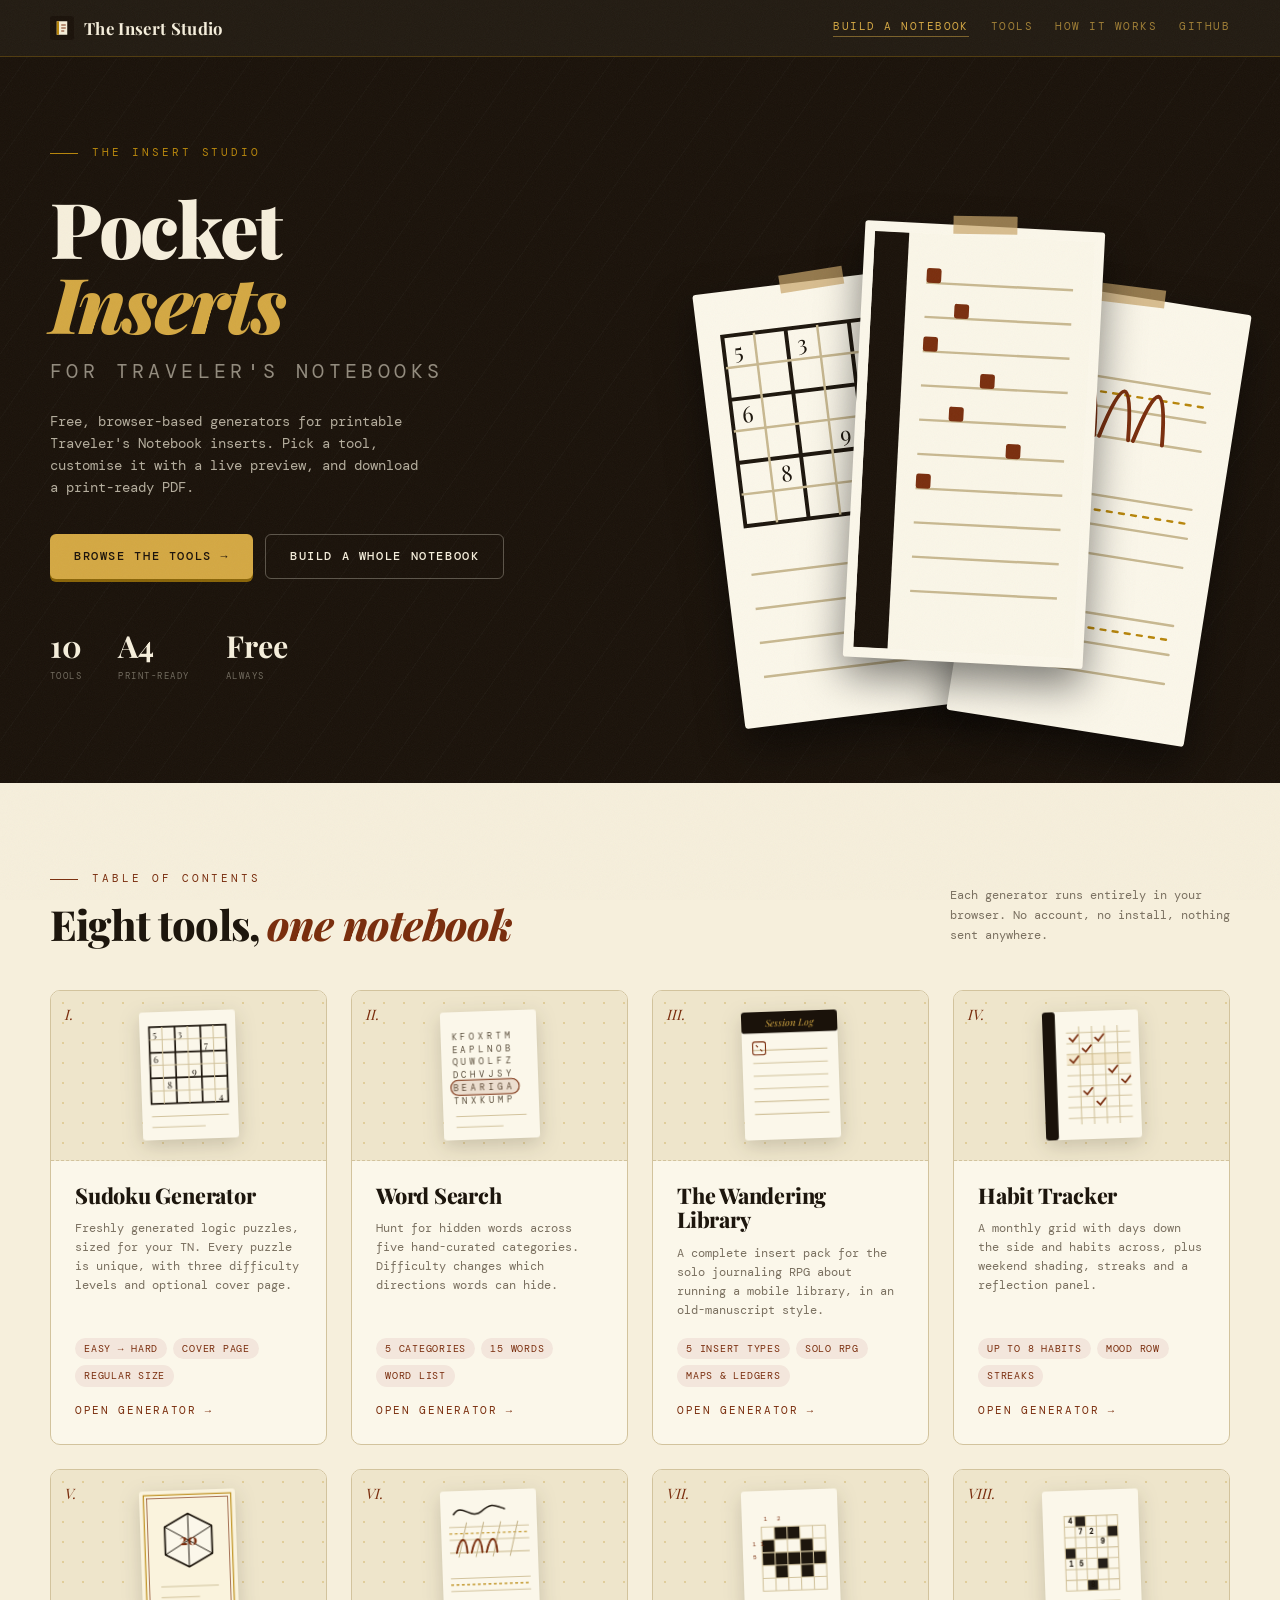
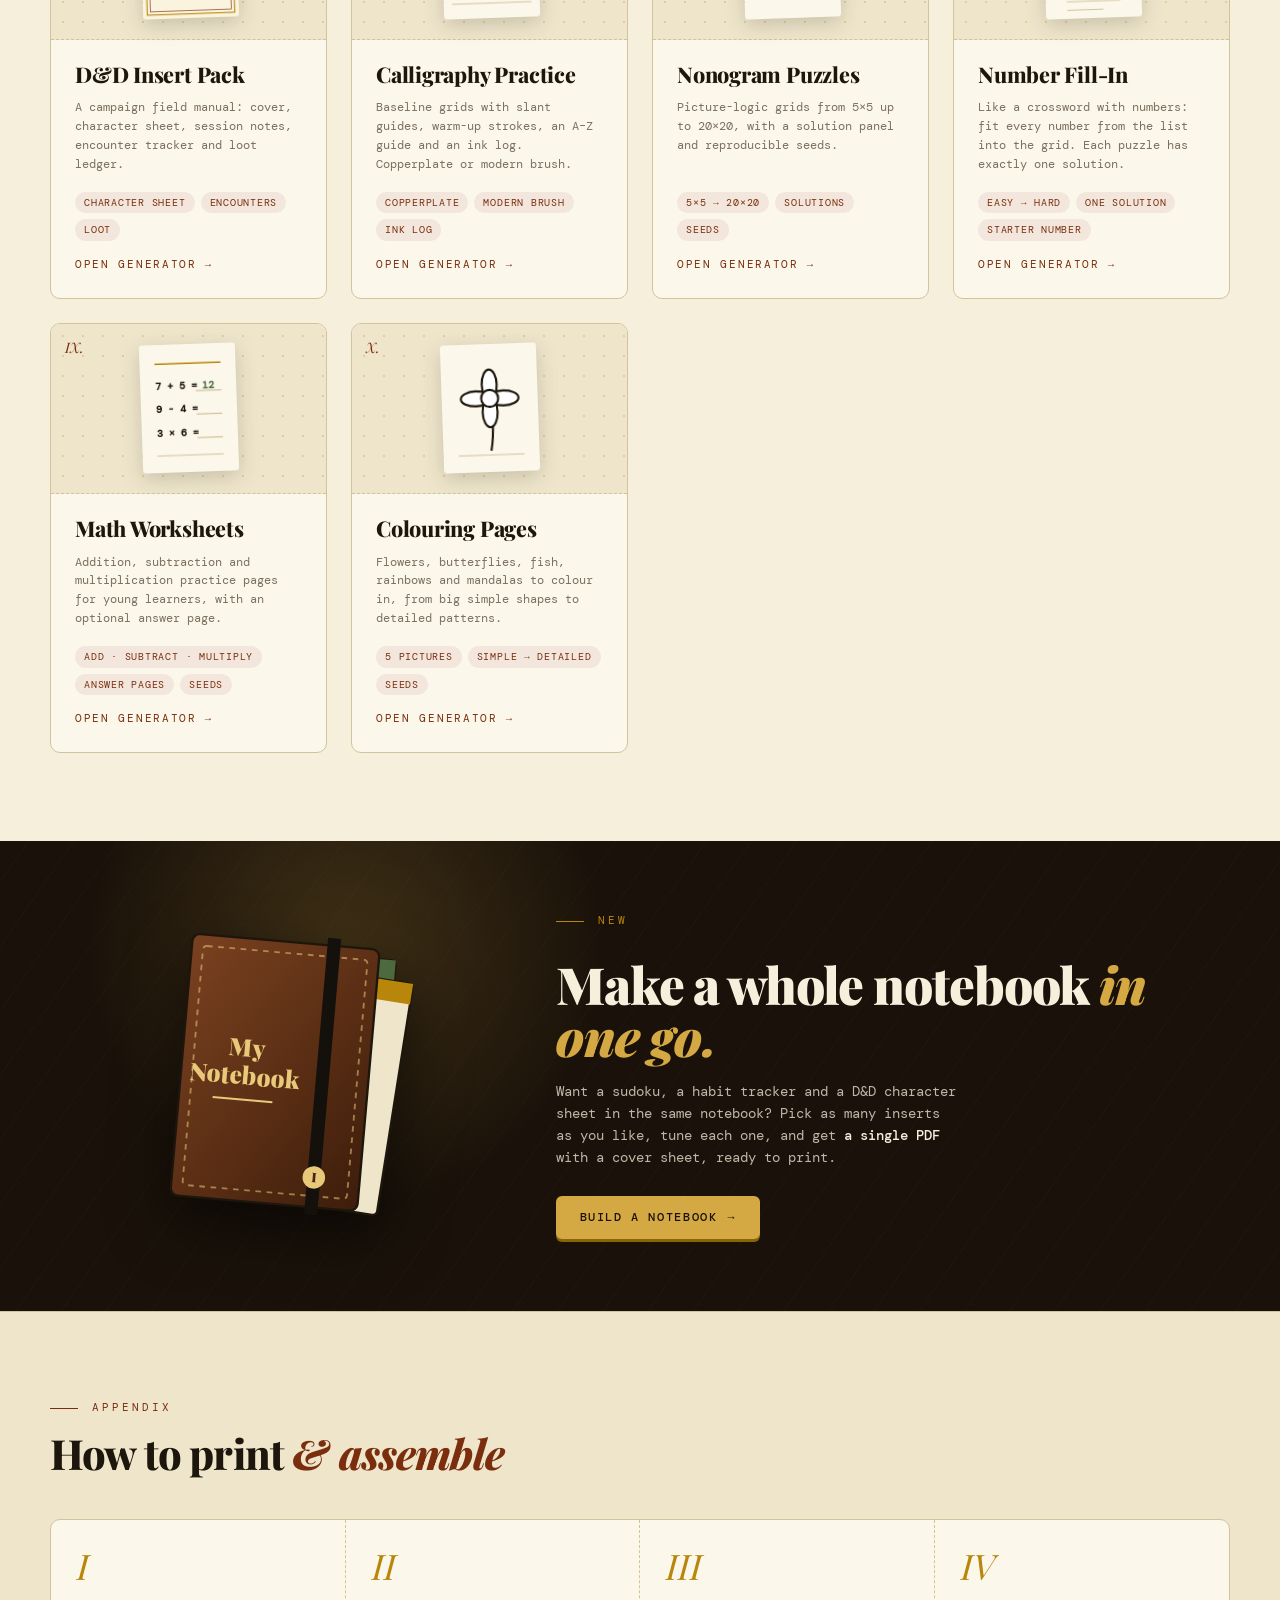
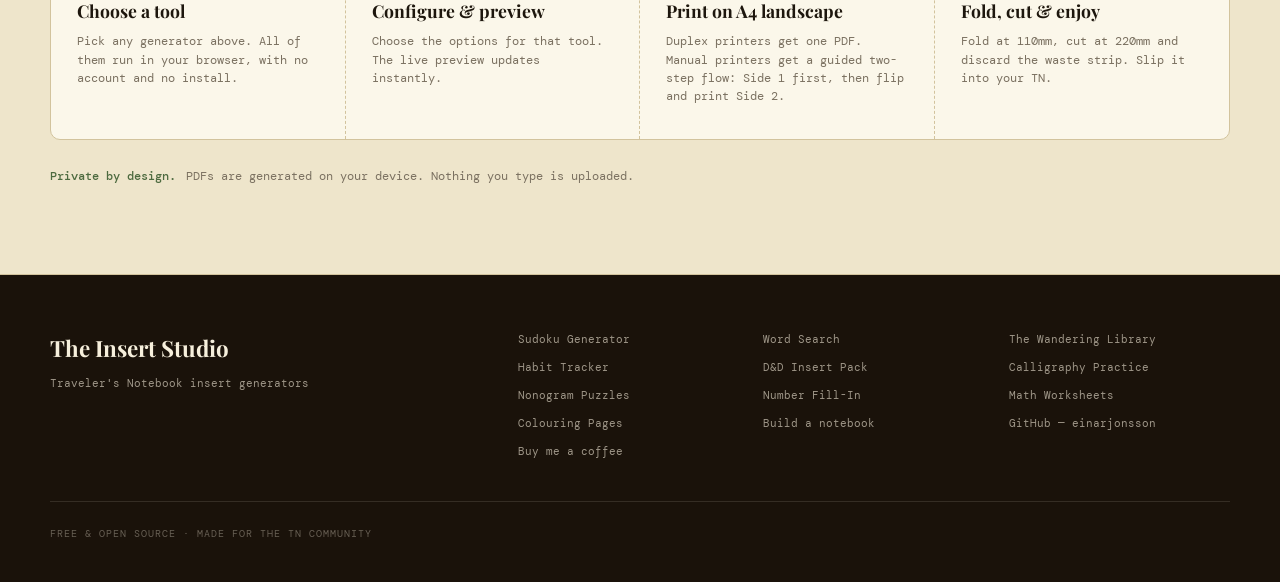
<file: index.html>
<!DOCTYPE html>
<html lang="en">
<head>
<meta charset="UTF-8">
<meta name="viewport" content="width=device-width, initial-scale=1.0">
<title>The Insert Studio</title>
<meta name="description" content="Free, browser-based generators for printable Traveler's Notebook inserts: sudoku, word search, habit tracker, D&D, calligraphy, nonograms and more.">
<link rel="icon" type="image/svg+xml" href="assets/favicon.svg">
<link href="https://fonts.googleapis.com/css2?family=Playfair+Display:ital,wght@0,400;0,700;0,800;0,900;1,400;1,700&family=DM+Mono:wght@300;400;500&display=swap" rel="stylesheet">
<link rel="stylesheet" href="assets/tokens.css">
<style>
body { background: var(--paper); color: var(--ink); font-family: 'DM Mono', monospace; line-height: 1.6; }
a { color: inherit; }
:focus-visible { outline: 2px solid var(--gold); outline-offset: 3px; }
.wrap { width: min(1180px, 100% - 48px); margin-inline: auto; }

/* ── Nav ── */
.nav { position: sticky; top: 0; z-index: 50; background: rgba(26,18,10,0.96); backdrop-filter: blur(8px); border-bottom: 1px solid rgba(184,134,11,0.3); }
.nav .wrap { display: flex; align-items: center; justify-content: space-between; height: 56px; gap: 16px; }
.brand { font-family: 'Playfair Display', serif; font-weight: 700; font-size: 1.05rem; color: var(--paper); text-decoration: none; letter-spacing: 0.02em; display: flex; align-items: center; gap: 10px; }
.brand img { width: 24px; height: 24px; }
.nav-links { display: flex; gap: 22px; font-size: 0.66rem; letter-spacing: 0.14em; text-transform: uppercase; }
.nav-links a { color: rgba(212,168,67,0.7); text-decoration: none; transition: color .15s; white-space: nowrap; }
.nav-links a:hover { color: var(--gold-lt); }
.nav-links .nav-new { color: var(--gold-lt); border-bottom: 1px solid rgba(212,168,67,0.5); }

/* ── Hero ── */
.hero { background: var(--spine); color: var(--paper); position: relative; overflow: hidden; }
.hero::before { content: ''; position: absolute; inset: 0; background: repeating-linear-gradient(-55deg, transparent, transparent 36px, rgba(255,255,255,0.018) 36px, rgba(255,255,255,0.018) 37px); }
.hero .wrap { position: relative; display: grid; grid-template-columns: 1.15fr 1fr; gap: 56px; align-items: center; padding: 88px 0 96px; }
.eyebrow { font-size: 0.66rem; letter-spacing: 0.28em; text-transform: uppercase; color: var(--gold); display: flex; align-items: center; gap: 14px; margin-bottom: 28px; }
.eyebrow::before { content: ''; width: 28px; height: 1px; background: var(--gold); }
.hero h1 { font-family: 'Playfair Display', serif; font-weight: 900; font-size: clamp(2.8rem, 6vw, 5rem); line-height: 0.98; letter-spacing: -0.03em; }
.hero h1 em { display: block; font-style: italic; color: var(--gold-lt); }
.hero h1 span { display: block; font-family: 'DM Mono', monospace; font-weight: 400; font-size: 0.26em; letter-spacing: 0.22em; text-transform: uppercase; color: rgba(246,239,220,0.55); margin-top: 22px; }
.hero p { max-width: 46ch; margin-top: 28px; font-size: 0.86rem; color: rgba(246,239,220,0.7); }
.cta-row { display: flex; flex-wrap: wrap; gap: 12px; margin-top: 36px; }
.btn { display: inline-flex; align-items: center; gap: 10px; padding: 14px 24px; font: 500 0.72rem 'DM Mono', monospace; letter-spacing: 0.14em; text-transform: uppercase; text-decoration: none; border-radius: 6px; transition: transform .12s, background .15s, box-shadow .15s; }
.btn-gold { background: var(--gold-lt); color: var(--spine); box-shadow: 0 3px 0 #8a6508; }
.btn-gold:hover { transform: translateY(-1px); background: #e0b650; }
.btn-ghost { color: var(--paper); border: 1px solid rgba(246,239,220,0.3); }
.btn-ghost:hover { border-color: var(--gold-lt); color: var(--gold-lt); }
.stats { display: flex; gap: 36px; margin-top: 52px; }
.stats b { display: block; font-family: 'Playfair Display', serif; font-size: 1.9rem; line-height: 1; color: var(--paper); }
.stats small { font-size: 0.58rem; letter-spacing: 0.16em; text-transform: uppercase; color: rgba(246,239,220,0.4); }

/* hero collage of paper inserts */
.collage { position: relative; height: 380px; }
.sheet { position: absolute; width: 46%; aspect-ratio: 110 / 200; background: var(--warm-white); border-radius: 3px; box-shadow: 0 18px 40px rgba(0,0,0,0.5); padding: 10px; }
.sheet svg { width: 100%; height: 100%; display: block; }
.sheet:nth-child(1) { left: 2%; top: 14%; transform: rotate(-7deg); }
.sheet:nth-child(2) { left: 28%; top: 0; transform: rotate(3deg); z-index: 2; }
.sheet:nth-child(3) { left: 52%; top: 18%; transform: rotate(9deg); }
.sheet::before { content: ''; position: absolute; top: -10px; left: 50%; width: 64px; height: 18px; transform: translateX(-50%) rotate(-2deg); background: rgba(201,165,106,0.7); }

/* ── Tools ── */
section { padding: 88px 0; }
.sec-head { display: flex; align-items: flex-end; justify-content: space-between; gap: 24px; margin-bottom: 44px; flex-wrap: wrap; }
.sec-head .eyebrow { margin-bottom: 14px; color: var(--accent); } .sec-head .eyebrow::before { background: var(--accent); }
.sec-head h2 { font-family: 'Playfair Display', serif; font-size: clamp(1.8rem, 3.4vw, 2.6rem); font-weight: 800; letter-spacing: -0.02em; line-height: 1.05; }
.sec-head h2 em { color: var(--accent); }
.sec-head p { max-width: 40ch; font-size: 0.78rem; color: var(--muted); }
.grid { display: grid; grid-template-columns: repeat(auto-fill, minmax(320px, 1fr)); gap: 24px; }
.card { position: relative; display: flex; flex-direction: column; background: var(--warm-white); border: 1px solid var(--rule); border-radius: 10px; overflow: hidden; text-decoration: none; transition: transform .2s, box-shadow .2s, border-color .2s; }
.card:hover { transform: translateY(-4px); box-shadow: 0 14px 30px rgba(29,22,13,0.14); border-color: var(--gold); }
.thumb { height: 170px; background: var(--cream); display: grid; place-items: center; border-bottom: 1px dashed var(--rule); position: relative; }
.thumb::before { content: ''; position: absolute; inset: 0; background-image: radial-gradient(circle at 12px 12px, rgba(184,134,11,0.25) 1px, transparent 1px); background-size: 20px 20px; }
.thumb svg { position: relative; height: 128px; width: auto; filter: drop-shadow(0 6px 10px rgba(29,22,13,0.18)); transform: rotate(-2deg); transition: transform .25s; }
.card:hover .thumb svg { transform: rotate(0) scale(1.04); }
.num { position: absolute; top: 12px; left: 14px; font-family: 'Playfair Display', serif; font-style: italic; font-size: 0.9rem; color: var(--accent); z-index: 1; }
.card-body { padding: 22px 24px 24px; display: flex; flex-direction: column; gap: 12px; flex: 1; }
.card h3 { font-family: 'Playfair Display', serif; font-size: 1.35rem; font-weight: 800; letter-spacing: -0.01em; line-height: 1.15; }
.card p { font-size: 0.74rem; color: var(--muted); }
.tags { display: flex; flex-wrap: wrap; gap: 6px; margin-top: auto; padding-top: 6px; }
.tags span { font-size: 0.6rem; letter-spacing: 0.08em; text-transform: uppercase; padding: 3px 9px; border-radius: 999px; background: var(--accent-pale); color: var(--accent); }
.open { font-size: 0.66rem; letter-spacing: 0.16em; text-transform: uppercase; color: var(--accent); display: flex; align-items: center; gap: 8px; margin-top: 4px; transition: gap .15s; }
.card:hover .open { gap: 14px; }

@media (min-width: 1101px) { .grid { grid-template-columns: repeat(4, 1fr); } }
@media (min-width: 701px) and (max-width: 1100px) { .grid { grid-template-columns: repeat(2, 1fr); } }


/* ── Notebook builder teaser ── */
.nbband { background: var(--spine); color: var(--paper); padding: 72px 0; position: relative; overflow: hidden; }
.nbband::before { content: ''; position: absolute; inset: 0; background: repeating-linear-gradient(-55deg, transparent, transparent 36px, rgba(255,255,255,0.016) 36px, rgba(255,255,255,0.016) 37px); }
.nbband::after { content: ''; position: absolute; left: 4%; top: -40%; width: 46%; aspect-ratio: 1; border-radius: 50%; background: radial-gradient(circle, rgba(212,168,67,0.2), transparent 62%); }
.nbband-in { position: relative; z-index: 1; display: grid; grid-template-columns: 0.8fr 1.2fr; gap: 56px; align-items: center; }
.nbband-art { max-width: 300px; margin-inline: auto; transition: transform .4s; } .nbband-art:hover { transform: rotate(-3deg) scale(1.03); }
.nbsvg { width: 100%; filter: drop-shadow(0 24px 30px rgba(0,0,0,0.55)); }
.nbband h2 { font-family: 'Playfair Display', serif; font-weight: 900; font-size: clamp(2rem, 4vw, 3.2rem); line-height: 1.02; letter-spacing: -0.02em; margin: 14px 0 18px; }
.nbband h2 em { color: var(--gold-lt); }
.nbband p { max-width: 50ch; font-size: 0.86rem; color: rgba(246,239,220,0.75); margin-bottom: 28px; }
.nbband strong { color: var(--paper); font-weight: 500; }
@media (max-width: 900px) { .nbband-in { grid-template-columns: 1fr; gap: 28px; text-align: center; } .nbband .eyebrow { justify-content: center; } .nbband .eyebrow::before { display: none; } .nbband p { margin-inline: auto; } .nbband { padding: 56px 0; } }

/* ── How it works ── */
.how { background: var(--cream); border-block: 1px solid var(--rule); }
.steps { display: grid; grid-template-columns: repeat(4, 1fr); gap: 0; counter-reset: s; border: 1px solid var(--rule); border-radius: 10px; overflow: hidden; background: var(--warm-white); }
.step { padding: 28px 26px 32px; border-right: 1px dashed var(--rule); counter-increment: s; }
.step:last-child { border-right: none; }
.step::before { content: counter(s, upper-roman); display: block; font-family: 'Playfair Display', serif; font-style: italic; font-size: 2.2rem; color: var(--gold); line-height: 1; margin-bottom: 14px; }
.step h3 { font-family: 'Playfair Display', serif; font-size: 1.1rem; font-weight: 700; margin-bottom: 8px; }
.step p { font-size: 0.72rem; color: var(--muted); }
.note { margin-top: 28px; font-size: 0.72rem; color: var(--muted); display: flex; gap: 10px; align-items: baseline; }
.note b { color: var(--green); font-weight: 500; }

/* ── Footer ── */
footer { background: var(--spine); color: rgba(246,239,220,0.6); padding: 56px 0 40px; font-size: 0.7rem; }
footer .wrap { display: grid; grid-template-columns: 1.2fr 2fr; gap: 40px; }
.f-title { font-family: 'Playfair Display', serif; font-size: 1.4rem; font-weight: 700; color: var(--paper); margin-bottom: 8px; }
.f-links { display: grid; grid-template-columns: repeat(auto-fill, minmax(170px, 1fr)); gap: 10px 24px; align-content: start; }
.f-links a { text-decoration: none; transition: color .15s; } .f-links a:hover { color: var(--gold-lt); }
.f-copy { grid-column: 1 / -1; border-top: 1px solid rgba(246,239,220,0.12); padding-top: 24px; font-size: 0.62rem; letter-spacing: 0.1em; text-transform: uppercase; color: rgba(246,239,220,0.35); }

/* reveal on scroll (progressive: content is visible without JS) */
.js .reveal { opacity: 0; transform: translateY(18px); transition: opacity .6s ease, transform .6s ease; }
.js .reveal.in { opacity: 1; transform: none; }
@media (prefers-reduced-motion: reduce) { .js .reveal { opacity: 1; transform: none; transition: none; } * { transition: none !important; } }

@media (max-width: 900px) {
  .hero .wrap { grid-template-columns: 1fr; padding: 56px 0 64px; gap: 40px; }
  .collage { height: 300px; max-width: 460px; }
  .steps { grid-template-columns: 1fr 1fr; }
  .step:nth-child(2) { border-right: none; } .step:nth-child(-n+2) { border-bottom: 1px dashed var(--rule); }
  footer .wrap { grid-template-columns: 1fr; }
  section { padding: 64px 0; }
}
@media (max-width: 600px) {
  .nav-links a:not(:first-child) { display: none; }
  .nav-links a, .brand { display: inline-flex; align-items: center; min-height: 44px; }
  .btn { min-height: 48px; }
  .note { display: block; }
  .f-links a { display: flex; align-items: center; min-height: 44px; }
  .stats { gap: 24px; }
  .grid { grid-template-columns: 1fr; }
  .steps { grid-template-columns: 1fr; } .step { border-right: none; border-bottom: 1px dashed var(--rule); } .step:last-child { border-bottom: none; }
}
</style>
</head>
<body>

<nav class="nav">
  <div class="wrap">
    <a class="brand" href="./"><img src="assets/favicon.svg" alt="">The Insert Studio</a>
    <div class="nav-links">
      <a href="notebook/" class="nav-new">Build a notebook</a>
      <a href="#tools">Tools</a>
      <a href="#how">How it works</a>
      <a href="https://github.com/einarjonsson">GitHub</a>
    </div>
  </div>
</nav>

<header class="hero">
  <div class="wrap">
    <div>
      <div class="eyebrow">The Insert Studio</div>
      <h1>Pocket <em>Inserts</em><span>for Traveler's Notebooks</span></h1>
      <p>Free, browser-based generators for printable Traveler's Notebook inserts. Pick a tool, customise it with a live preview, and download a print-ready PDF.</p>
      <div class="cta-row">
        <a class="btn btn-gold" href="#tools">Browse the tools →</a>
        <a class="btn btn-ghost" href="notebook/">Build a whole notebook</a>
      </div>
      <div class="stats">
        <div><b>10</b><small>Tools</small></div>
        <div><b>A4</b><small>Print-ready</small></div>
        <div><b>Free</b><small>Always</small></div>
      </div>
    </div>

    <div class="collage" aria-hidden="true">
      <div class="sheet"><svg viewBox="0 0 90 170" fill="none" stroke="#7a2e0e" stroke-width="1"><rect x="6" y="14" width="78" height="78" stroke="#1d160d" stroke-width="1.6"/><path d="M32 14v78M58 14v78M6 40h78M6 66h78" stroke="#1d160d" stroke-width="1.6"/><path d="M19 14v78M45 14v78M71 14v78M6 27h78M6 53h78M6 79h78" stroke="#c8b890"/><g fill="#1d160d" stroke="none" font-family="Playfair Display,serif" font-size="9"><text x="10" y="24">5</text><text x="36" y="24">3</text><text x="62" y="37">7</text><text x="10" y="50">6</text><text x="49" y="63">9</text><text x="23" y="76">8</text><text x="62" y="89">4</text></g><path d="M6 112h78M6 126h78M6 140h78M6 154h78" stroke="#c8b890"/></svg></div>
      <div class="sheet"><svg viewBox="0 0 90 170" fill="none"><rect x="0" y="0" width="90" height="170" fill="#faf6e8"/><rect x="0" y="0" width="14" height="170" fill="#1a120a"/><g stroke="#c8b890"><path d="M22 20h60M22 34h60M22 48h60M22 62h60M22 76h60M22 90h60M22 104h60M22 118h60M22 132h60M22 146h60"/></g><g fill="#7a2e0e"><rect x="22" y="14" width="6" height="6" rx="1"/><rect x="34" y="28" width="6" height="6" rx="1"/><rect x="22" y="42" width="6" height="6" rx="1"/><rect x="46" y="56" width="6" height="6" rx="1"/><rect x="34" y="70" width="6" height="6" rx="1"/><rect x="58" y="84" width="6" height="6" rx="1"/><rect x="22" y="98" width="6" height="6" rx="1"/></g></svg></div>
      <div class="sheet"><svg viewBox="0 0 90 170" fill="none" stroke-linecap="round"><g stroke="#c8b890"><path d="M8 30h74M8 42h74M8 54h74"/><path d="M8 78h74M8 90h74M8 102h74"/><path d="M8 126h74M8 138h74M8 150h74"/></g><g stroke="#b8860b" stroke-dasharray="2 3"><path d="M8 36h74M8 84h74M8 132h74"/></g><g stroke="#7a2e0e" stroke-width="1.6"><path d="M12 54c6-26 10-26 12 0M26 54c6-26 10-26 12 0M40 54c6-26 10-26 12 0M54 54c6-26 10-26 12 0"/></g><g stroke="#1d160d" stroke-width="1.4"><path d="M12 102c4-14 8-14 10 0s6 14 10 0 6-14 10 0"/></g></svg></div>
    </div>
  </div>
</header>

<main>
<section id="tools">
  <div class="wrap">
    <div class="sec-head reveal">
      <div>
        <div class="eyebrow">Table of contents</div>
        <h2>Eight tools, <em>one notebook</em></h2>
      </div>
      <p>Each generator runs entirely in your browser. No account, no install, nothing sent anywhere.</p>
    </div>

    <div class="grid">

      <a class="card reveal" href="sudoku/">
        <div class="thumb"><span class="num">I.</span>
          <svg viewBox="0 0 90 120" fill="none"><rect width="90" height="120" rx="3" fill="#fbf7ea"/><rect x="9" y="14" width="72" height="72" stroke="#1d160d" stroke-width="1.6"/><path d="M33 14v72M57 14v72M9 38h72M9 62h72" stroke="#1d160d" stroke-width="1.6"/><path d="M21 14v72M45 14v72M69 14v72M9 26h72M9 50h72M9 74h72" stroke="#d2c39d"/><g fill="#1d160d" font-family="Playfair Display,serif" font-size="9"><text x="12" y="24">5</text><text x="36" y="24">3</text><text x="60" y="36">7</text><text x="12" y="48">6</text><text x="48" y="60">9</text><text x="24" y="72">8</text><text x="72" y="84">4</text></g><path d="M9 98h72M9 108h50" stroke="#d2c39d"/></svg>
        </div>
        <div class="card-body">
          <h3>Sudoku Generator</h3>
          <p>Freshly generated logic puzzles, sized for your TN. Every puzzle is unique, with three difficulty levels and optional cover page.</p>
          <div class="tags"><span>Easy → Hard</span><span>Cover page</span><span>Regular size</span></div>
          <div class="open">Open generator <span>→</span></div>
        </div>
      </a>

      <a class="card reveal" href="wordsearch/">
        <div class="thumb"><span class="num">II.</span>
          <svg viewBox="0 0 90 120" fill="none"><rect width="90" height="120" rx="3" fill="#fbf7ea"/><g font-family="DM Mono,monospace" font-size="8" fill="#5a4e3c"><text x="10" y="26" letter-spacing="3.6">KFOXRTM</text><text x="10" y="38" letter-spacing="3.6">EAPLNOB</text><text x="10" y="50" letter-spacing="3.6">QUWOLFZ</text><text x="10" y="62" letter-spacing="3.6">DCHVJSY</text><text x="10" y="74" letter-spacing="3.6">BEARIGA</text><text x="10" y="86" letter-spacing="3.6">TNXKUMP</text></g><rect x="8" y="64" width="64" height="14" rx="7" fill="rgba(122,46,14,0.12)" stroke="#7a2e0e"/><path d="M12 98h66M12 108h44" stroke="#d2c39d"/></svg>
        </div>
        <div class="card-body">
          <h3>Word Search</h3>
          <p>Hunt for hidden words across five hand-curated categories. Difficulty changes which directions words can hide.</p>
          <div class="tags"><span>5 categories</span><span>15 words</span><span>Word list</span></div>
          <div class="open">Open generator <span>→</span></div>
        </div>
      </a>

      <a class="card reveal" href="wandering-library/">
        <div class="thumb"><span class="num">III.</span>
          <svg viewBox="0 0 90 120" fill="none"><rect width="90" height="120" rx="3" fill="#fbf7ea"/><rect x="0" y="0" width="90" height="20" rx="3" fill="#1a120a"/><text x="45" y="14" text-anchor="middle" font-family="Playfair Display,serif" font-style="italic" font-size="9" fill="#d4a843">Session Log</text><g stroke="#d2c39d"><path d="M10 36h70M10 48h70M10 60h70M10 72h70M10 84h70M10 96h70"/></g><g fill="none" stroke="#7a2e0e"><rect x="10" y="28" width="12" height="12" rx="2"/><path d="M13 31l2 2M19 37l-2-2"/></g></svg>
        </div>
        <div class="card-body">
          <h3>The Wandering Library</h3>
          <p>A complete insert pack for the solo journaling RPG about running a mobile library, in an old-manuscript style.</p>
          <div class="tags"><span>5 insert types</span><span>Solo RPG</span><span>Maps &amp; ledgers</span></div>
          <div class="open">Open generator <span>→</span></div>
        </div>
      </a>

      <a class="card reveal" href="habit/">
        <div class="thumb"><span class="num">IV.</span>
          <svg viewBox="0 0 90 120" fill="none"><rect width="90" height="120" rx="3" fill="#fbf7ea"/><rect x="0" y="0" width="12" height="120" rx="3" fill="#1a120a"/><g stroke="#d2c39d"><path d="M22 20h60M22 30h60M22 40h60M22 50h60M22 60h60M22 70h60M22 80h60M22 90h60M22 100h60"/><path d="M34 14v92M46 14v92M58 14v92M70 14v92"/></g><rect x="22" y="40" width="60" height="10" fill="rgba(184,134,11,0.12)"/><g stroke="#7a2e0e" stroke-width="1.6" stroke-linecap="round"><path d="M25 25l3 3 5-6M37 35l3 3 5-6M49 25l3 3 5-6M25 45l3 3 5-6M61 55l3 3 5-6M73 65l3 3 5-6M37 75l3 3 5-6M49 85l3 3 5-6"/></g></svg>
        </div>
        <div class="card-body">
          <h3>Habit Tracker</h3>
          <p>A monthly grid with days down the side and habits across, plus weekend shading, streaks and a reflection panel.</p>
          <div class="tags"><span>Up to 8 habits</span><span>Mood row</span><span>Streaks</span></div>
          <div class="open">Open generator <span>→</span></div>
        </div>
      </a>

      <a class="card reveal" href="dnd/">
        <div class="thumb"><span class="num">V.</span>
          <svg viewBox="0 0 90 120" fill="none"><rect width="90" height="120" rx="3" fill="#faf3dd"/><rect x="4" y="4" width="82" height="112" stroke="#b8860b"/><rect x="7" y="7" width="76" height="106" stroke="#7a2e0e" stroke-width=".6"/><path d="M45 22l22 12v26L45 72 23 60V34z" fill="#fbf7ea" stroke="#1d160d" stroke-width="1.6" stroke-linejoin="round"/><path d="M45 22v50M23 34l44 26M67 34L23 60" stroke="#1d160d" stroke-width=".9"/><text x="45" y="52" text-anchor="middle" font-family="Playfair Display,serif" font-weight="800" font-size="14" fill="#7a2e0e">20</text><path d="M18 90h54M18 100h36" stroke="#d2c39d"/></svg>
        </div>
        <div class="card-body">
          <h3>D&amp;D Insert Pack</h3>
          <p>A campaign field manual: cover, character sheet, session notes, encounter tracker and loot ledger.</p>
          <div class="tags"><span>Character sheet</span><span>Encounters</span><span>Loot</span></div>
          <div class="open">Open generator <span>→</span></div>
        </div>
      </a>

      <a class="card reveal" href="calligraphy/">
        <div class="thumb"><span class="num">VI.</span>
          <svg viewBox="0 0 90 120" fill="none" stroke-linecap="round"><rect width="90" height="120" rx="3" fill="#fbf7ea"/><g stroke="#d2c39d"><path d="M8 34h74M8 46h74M8 58h74M8 82h74M8 94h74M8 106h74"/></g><g stroke="#b8860b" stroke-dasharray="2 3"><path d="M8 40h74M8 88h74"/></g><g stroke="#c8b890"><path d="M24 30l-8 32M40 30l-8 32M56 30l-8 32M72 30l-8 32"/></g><path d="M14 58c4-16 9-16 10 0M28 58c4-16 9-16 10 0M42 58c4-16 9-16 10 0" stroke="#7a2e0e" stroke-width="1.8"/><path d="M12 22c8-12 16 6 26-2s12-6 22-2" stroke="#1d160d" stroke-width="1.4"/></svg>
        </div>
        <div class="card-body">
          <h3>Calligraphy Practice</h3>
          <p>Baseline grids with slant guides, warm-up strokes, an A–Z guide and an ink log. Copperplate or modern brush.</p>
          <div class="tags"><span>Copperplate</span><span>Modern brush</span><span>Ink log</span></div>
          <div class="open">Open generator <span>→</span></div>
        </div>
      </a>

      <a class="card reveal" href="nonogram/">
        <div class="thumb"><span class="num">VII.</span>
          <svg viewBox="0 0 90 120" fill="none"><rect width="90" height="120" rx="3" fill="#fbf7ea"/><g fill="#1d160d"><rect x="30" y="34" width="12" height="12"/><rect x="42" y="34" width="12" height="12"/><rect x="18" y="46" width="12" height="12"/><rect x="54" y="46" width="12" height="12"/><rect x="18" y="58" width="12" height="12"/><rect x="30" y="58" width="12" height="12"/><rect x="42" y="58" width="12" height="12"/><rect x="54" y="58" width="12" height="12"/><rect x="66" y="58" width="12" height="12"/><rect x="30" y="70" width="12" height="12"/><rect x="54" y="70" width="12" height="12"/></g><path d="M18 34h60v60H18zM30 34v60M42 34v60M54 34v60M66 34v60M18 46h60M18 58h60M18 70h60M18 82h60" stroke="#d2c39d"/><g font-family="DM Mono,monospace" font-size="6" fill="#7a2e0e"><text x="33" y="28">2</text><text x="21" y="28">1</text><text x="9" y="52">1 1</text><text x="9" y="64">5</text></g></svg>
        </div>
        <div class="card-body">
          <h3>Nonogram Puzzles</h3>
          <p>Picture-logic grids from 5×5 up to 20×20, with a solution panel and reproducible seeds.</p>
          <div class="tags"><span>5×5 → 20×20</span><span>Solutions</span><span>Seeds</span></div>
          <div class="open">Open generator <span>→</span></div>
        </div>
      </a>

      <a class="card reveal" href="numberfill/">
        <div class="thumb"><span class="num">VIII.</span>
          <svg viewBox="0 0 90 120" fill="none"><rect width="90" height="120" rx="3" fill="#fbf7ea"/><g fill="#241e18"><rect x="30" y="24" width="10" height="10"/><rect x="60" y="34" width="10" height="10"/><rect x="20" y="54" width="10" height="10"/><rect x="50" y="64" width="10" height="10"/><rect x="40" y="84" width="10" height="10"/></g><path d="M20 24h50v70H20zM30 24v70M40 24v70M50 24v70M60 24v70M20 34h50M20 44h50M20 54h50M20 64h50M20 74h50M20 84h50" stroke="#d2c39d"/><g font-family="DM Mono,monospace" font-size="7" font-weight="700" fill="#1d160d" text-anchor="middle"><text x="25" y="31">4</text><text x="35" y="41">7</text><text x="45" y="41">2</text><text x="55" y="51">9</text><text x="25" y="71">1</text><text x="35" y="71">5</text><text x="45" y="91">8</text></g><path d="M20 104h50M20 112h34" stroke="#d2c39d"/></svg>
        </div>
        <div class="card-body">
          <h3>Number Fill-In</h3>
          <p>Like a crossword with numbers: fit every number from the list into the grid. Each puzzle has exactly one solution.</p>
          <div class="tags"><span>Easy → Hard</span><span>One solution</span><span>Starter number</span></div>
          <div class="open">Open generator <span>→</span></div>
        </div>
      </a>

      <a class="card reveal" href="math/">
        <div class="thumb"><span class="num">IX.</span>
          <svg viewBox="0 0 90 120" fill="none"><rect width="90" height="120" rx="3" fill="#fbf7ea"/><path d="M14 18h62" stroke="#b8860b" stroke-width="1.5"/><g font-family="DM Mono,monospace" font-weight="700" font-size="9" fill="#1d160d"><text x="14" y="42">7 + 5 =</text><text x="14" y="64">9 - 4 =</text><text x="14" y="86">3 × 6 =</text></g><path d="M52 44h24M52 66h24M52 88h24" stroke="#d2c39d" stroke-width="1.2"/><g font-family="DM Mono,monospace" font-weight="700" font-size="9" fill="#4d6a3f"><text x="64" y="42" text-anchor="middle">12</text></g><path d="M14 104h62" stroke="#d2c39d"/></svg>
        </div>
        <div class="card-body">
          <h3>Math Worksheets</h3>
          <p>Addition, subtraction and multiplication practice pages for young learners, with an optional answer page.</p>
          <div class="tags"><span>Add · Subtract · Multiply</span><span>Answer pages</span><span>Seeds</span></div>
          <div class="open">Open generator <span>→</span></div>
        </div>
      </a>

      <a class="card reveal" href="colouring/">
        <div class="thumb"><span class="num">X.</span>
          <svg viewBox="0 0 90 120" fill="none"><rect width="90" height="120" rx="3" fill="#fbf7ea"/><g fill="#fff" stroke="#1d160d" stroke-width="2" stroke-linejoin="round"><path d="M45 100c3-14 2-24 2-32" fill="none"/><ellipse cx="45" cy="38" rx="7" ry="14"/><ellipse cx="45" cy="64" rx="7" ry="14"/><ellipse cx="32" cy="51" rx="14" ry="7"/><ellipse cx="58" cy="51" rx="14" ry="7"/><circle cx="45" cy="51" r="8"/></g><path d="M14 104h62" stroke="#d2c39d"/></svg>
        </div>
        <div class="card-body">
          <h3>Colouring Pages</h3>
          <p>Flowers, butterflies, fish, rainbows and mandalas to colour in, from big simple shapes to detailed patterns.</p>
          <div class="tags"><span>5 pictures</span><span>Simple → Detailed</span><span>Seeds</span></div>
          <div class="open">Open generator <span>→</span></div>
        </div>
      </a>

    </div>
  </div>
</section>


<section class="nbband" id="notebook">
  <div class="wrap nbband-in">
    <div class="nbband-art reveal" aria-hidden="true">
      <svg viewBox="0 0 320 340" class="nbsvg">
        <defs><linearGradient id="lthr" x1="0" y1="0" x2="1" y2="1"><stop offset="0" stop-color="#7a4120"/><stop offset=".55" stop-color="#5a2e14"/><stop offset="1" stop-color="#3d1d0b"/></linearGradient></defs>
        <g transform="rotate(5 160 170)">
          <rect x="196" y="40" width="82" height="250" rx="5" fill="#fbf7ea" stroke="#1d160d" stroke-width="2.5"/><rect x="196" y="40" width="82" height="22" fill="#4d6a3f"/>
          <rect x="204" y="60" width="86" height="250" rx="5" fill="#eee5cb" stroke="#1d160d" stroke-width="2.5" transform="rotate(4 247 185)"/><rect x="204" y="60" width="86" height="22" fill="#b8860b" transform="rotate(4 247 185)"/>
          <rect x="60" y="30" width="200" height="280" rx="8" fill="url(#lthr)" stroke="#1d160d" stroke-width="2.5"/>
          <rect x="72" y="42" width="176" height="256" rx="4" fill="none" stroke="#e8c97a" stroke-opacity=".55" stroke-width="2" stroke-dasharray="6 6"/>
          <rect x="204" y="22" width="14" height="296" fill="#14100c"/>
          <text x="128" y="156" text-anchor="middle" font-family="Playfair Display, serif" font-weight="900" font-size="26" fill="#e8c97a">My</text>
          <text x="128" y="186" text-anchor="middle" font-family="Playfair Display, serif" font-weight="900" font-size="26" fill="#e8c97a">Notebook</text>
          <path d="M96 202h64" stroke="#e8c97a" stroke-width="2"/>
          <circle cx="211" cy="278" r="12" fill="#e8c97a"/><text x="211" y="283" text-anchor="middle" font-family="Playfair Display, serif" font-weight="900" font-size="14" fill="#4a2610">I</text>
        </g>
      </svg>
    </div>
    <div class="nbband-txt reveal">
      <div class="eyebrow">New</div>
      <h2>Make a whole notebook <em>in one go.</em></h2>
      <p>Want a sudoku, a habit tracker and a D&amp;D character sheet in the same notebook? Pick as many inserts as you like, tune each one, and get <strong>a single PDF</strong> with a cover sheet, ready to print.</p>
      <a class="btn btn-gold" href="notebook/">Build a notebook <span aria-hidden="true">→</span></a>
    </div>
  </div>
</section>

<section class="how" id="how">
  <div class="wrap">
    <div class="sec-head reveal">
      <div>
        <div class="eyebrow">Appendix</div>
        <h2>How to print <em>&amp; assemble</em></h2>
      </div>
    </div>
    <div class="steps reveal">
      <div class="step"><h3>Choose a tool</h3><p>Pick any generator above. All of them run in your browser, with no account and no install.</p></div>
      <div class="step"><h3>Configure &amp; preview</h3><p>Choose the options for that tool. The live preview updates instantly.</p></div>
      <div class="step"><h3>Print on A4 landscape</h3><p>Duplex printers get one PDF. Manual printers get a guided two-step flow: Side 1 first, then flip and print Side 2.</p></div>
      <div class="step"><h3>Fold, cut &amp; enjoy</h3><p>Fold at 110mm, cut at 220mm and discard the waste strip. Slip it into your TN.</p></div>
    </div>
    <p class="note"><b>Private by design.</b> PDFs are generated on your device. Nothing you type is uploaded.</p>
  </div>
</section>
</main>

<footer>
  <div class="wrap">
    <div>
      <div class="f-title">The Insert Studio</div>
      <div>Traveler's Notebook insert generators</div>
    </div>
    <div class="f-links">
      <a href="sudoku/">Sudoku Generator</a>
      <a href="wordsearch/">Word Search</a>
      <a href="wandering-library/">The Wandering Library</a>
      <a href="habit/">Habit Tracker</a>
      <a href="dnd/">D&amp;D Insert Pack</a>
      <a href="calligraphy/">Calligraphy Practice</a>
      <a href="nonogram/">Nonogram Puzzles</a>
      <a href="numberfill/">Number Fill-In</a>
      <a href="math/">Math Worksheets</a>
      <a href="colouring/">Colouring Pages</a>
      <a href="notebook/">Build a notebook</a>
      <a href="https://github.com/einarjonsson">GitHub — einarjonsson</a>
      <a href="https://www.buymeacoffee.com/einarjonssi">Buy me a coffee</a>
    </div>
    <div class="f-copy">Free &amp; open source · Made for the TN community</div>
  </div>
</footer>

<script>
(function () {
  if (!('IntersectionObserver' in window)) return;
  document.documentElement.classList.add('js');
  var io = new IntersectionObserver(function (es) {
    es.forEach(function (e) { if (e.isIntersecting) { e.target.classList.add('in'); io.unobserve(e.target); } });
  }, { threshold: 0.12 });
  document.querySelectorAll('.reveal').forEach(function (el, i) { el.style.transitionDelay = (i % 3) * 70 + 'ms'; io.observe(el); });
})();
</script>
</body>
</html>
</file>
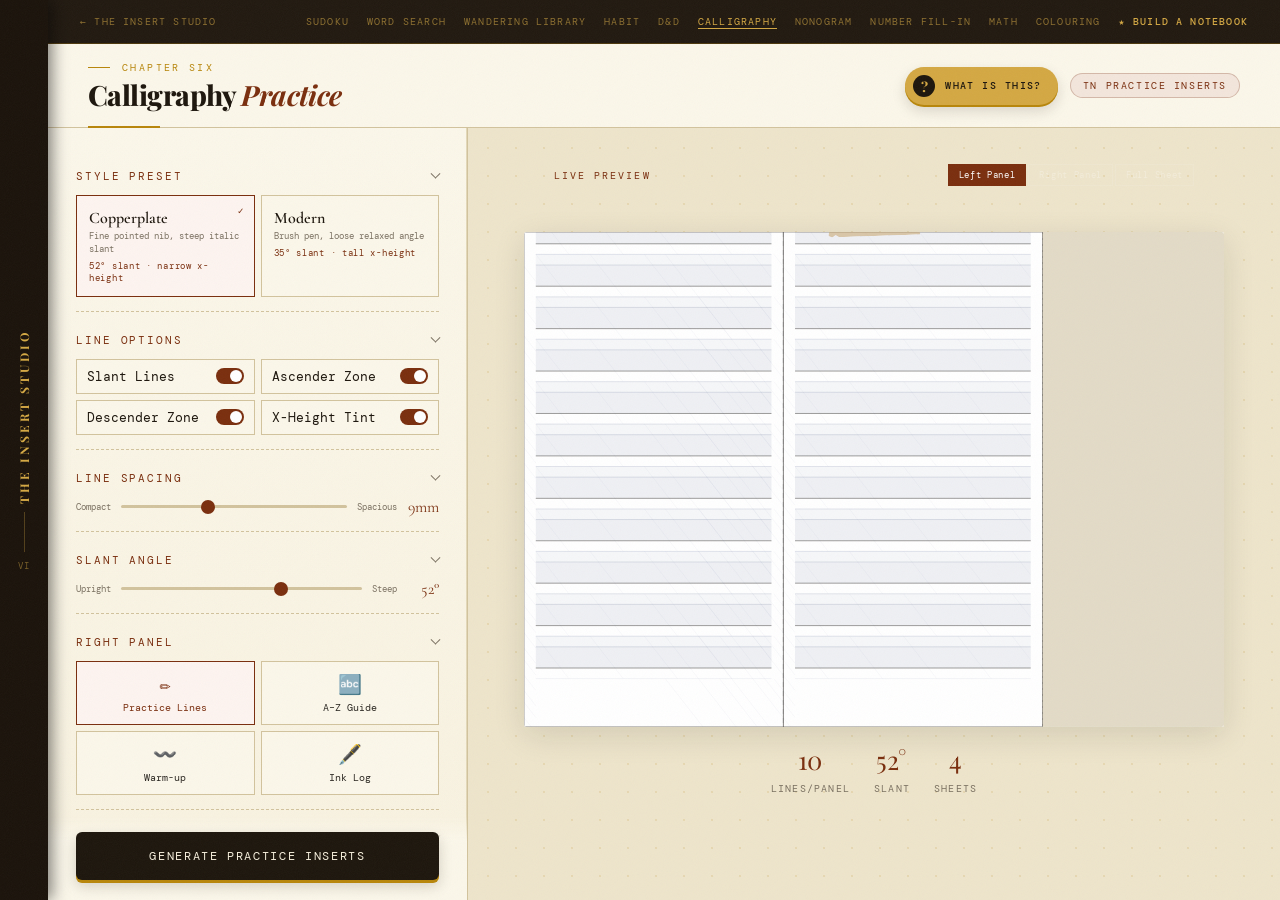
<file: calligraphy/index.html>
<!DOCTYPE html>
<html lang="en">
<head>
<meta charset="UTF-8">
<meta name="viewport" content="width=device-width, initial-scale=1.0">
<title>Calligraphy Practice Inserts — The Insert Studio</title>
<script src="../assets/jspdf.umd.min.js"></script>
<script src="../assets/pdf-kit.js"></script>
<link href="https://fonts.googleapis.com/css2?family=Playfair+Display:ital,wght@0,400;0,700;0,900;1,400;1,700&family=DM+Mono:wght@300;400;500&family=IM+Fell+English:ital@0;1&family=Cormorant+Garamond:ital,wght@0,300;0,400;0,600;1,300;1,400&display=swap" rel="stylesheet">
<link rel="icon" type="image/svg+xml" href="../assets/favicon.svg">
<link rel="stylesheet" href="../assets/tokens.css">
<link rel="stylesheet" href="../assets/studio.css">
<script src="../assets/studio.js" defer></script>
<style>
/* calligraphy-specific styles; shared styles live in ../assets/studio.css */
:root { --ink-soft: #2a2620; --blue: #1a3a5c; --sage: #3a5c3a; }
/* ── Back nav ── */
/* ── Header ── */
/* ── Layout ── */
/* ── Settings ── */
/* Preset cards */
.preset-grid { display: grid; grid-template-columns: 1fr 1fr; gap: 6px; }
.preset-card { border: 1.5px solid var(--rule); padding: 12px; cursor: pointer; transition: all 0.12s; background: var(--warm); position: relative; }
.preset-card:hover { border-color: var(--accent); }
.preset-card.active { border-color: var(--accent); background: #fdf4f0; }
.preset-card.active::after { content: '✓'; position: absolute; top: 8px; right: 10px; font-size: 0.6rem; color: var(--accent); }
.preset-name { font-family: 'Cormorant Garamond', serif; font-size: 1rem; font-weight: 600; margin-bottom: 2px; }
.preset-sub { font-size: 0.58rem; color: var(--muted); line-height: 1.4; }
.preset-angle { font-size: 0.55rem; letter-spacing: 0.08em; color: var(--accent); margin-top: 4px; }
/* Toggle grid */
.toggle-grid { display: grid; grid-template-columns: 1fr 1fr; gap: 6px; }
.toggle-item { display: flex; align-items: center; justify-content: space-between; padding: 8px 10px; border: 1.5px solid var(--rule); background: var(--warm); cursor: pointer; }
.toggle-item:hover { border-color: var(--accent); }
.toggle-dot { width: 28px; height: 16px; background: var(--rule); border-radius: 8px; position: relative; transition: background 0.15s; flex-shrink: 0; }
.toggle-dot.on { background: var(--accent); }
.toggle-dot::after { content: ''; position: absolute; top: 2px; left: 2px; width: 12px; height: 12px; background: white; border-radius: 50%; transition: transform 0.15s; }
.toggle-dot.on::after { transform: translateX(12px); }
/* Slider */
.slider-row { display: flex; align-items: center; gap: 10px; }
.slider { flex: 1; -webkit-appearance: none; height: 3px; background: var(--rule); outline: none; border-radius: 2px; }
.slider::-webkit-slider-thumb { -webkit-appearance: none; width: 14px; height: 14px; background: var(--accent); border-radius: 50%; cursor: pointer; }
.slider-val { font-family: 'Cormorant Garamond', serif; font-size: 1rem; min-width: 32px; text-align: right; color: var(--accent); }
/* Mode selector */
.mode-grid { display: grid; grid-template-columns: 1fr 1fr; gap: 6px; }
.mode-btn { padding: 10px 8px; border: 1.5px solid var(--rule); background: var(--warm); cursor: pointer; font-family: 'DM Mono', monospace; font-size: 0.62rem; text-align: center; transition: all 0.12s; color: var(--ink-soft); }
.mode-btn:hover { border-color: var(--accent); }
.mode-btn.active { border-color: var(--accent); background: #fdf4f0; color: var(--accent); }
.mode-icon { display: block; font-size: 1.2rem; margin-bottom: 4px; }
/* Text input */
/* Count row */
.count-val { font-family: 'Cormorant Garamond', serif; font-size: 1.5rem; width: 48px; text-align: center; border: 1.5px solid var(--rule); background: var(--warm); padding: 2px; outline: none; color: var(--accent); -moz-appearance: textfield; }
.count-val::-webkit-inner-spin-button { -webkit-appearance: none; }
/* Duplex */
.duplex-banner.ok { background: #f0f7f0; border-color: #3a6a3a; color: #2a4a2a; }
/* Generate */
/* ── Preview ── */
.preview-tabs { display: flex; gap: 2px; }
.preview-tab { font-size: 0.54rem; letter-spacing: 0.08em; padding: 4px 10px; border: 1px solid rgba(255,255,255,0.1); cursor: pointer; background: transparent; color: rgba(255,255,255,0.3); transition: all 0.12s; font-family: 'DM Mono', monospace; }
.preview-tab.active { background: var(--accent); color: white; border-color: var(--accent); }
.preview-sheet { width: 100%; max-width: 700px; position: relative; z-index: 1; background: white; box-shadow: var(--shadow-lg); overflow: hidden; aspect-ratio: 297 / 210; }
/* Modal */
/* Word list hidden/shown */
.word-row { display: none; }
.word-row.visible { display: block; }
</style>
</head>
<body>

<nav class="topbar" data-tool="calligraphy"><a href="../">← The Insert Studio</a></nav>

<header>
  <div class="logo">Calligraphy <em>Practice</em></div>
  <div class="header-tag">TN Practice Inserts</div>
</header>

<main>
<aside class="settings-panel">
<div class="settings-inner">

  <!-- Style preset -->
  <div class="section">
    <div class="section-title">Style Preset</div>
    <div class="preset-grid">
      <div class="preset-card active" id="preset-copperplate" onclick="setPreset('copperplate')">
        <div class="preset-name">Copperplate</div>
        <div class="preset-sub">Fine pointed nib, steep italic slant</div>
        <div class="preset-angle">52° slant · narrow x-height</div>
      </div>
      <div class="preset-card" id="preset-modern" onclick="setPreset('modern')">
        <div class="preset-name">Modern</div>
        <div class="preset-sub">Brush pen, loose relaxed angle</div>
        <div class="preset-angle">35° slant · tall x-height</div>
      </div>
    </div>
  </div>

  <!-- Line options -->
  <div class="section">
    <div class="section-title">Line Options</div>
    <div class="toggle-grid">
      <div class="toggle-item" onclick="tog('slant')">
        <span class="toggle-label">Slant Lines</span>
        <div class="toggle-dot on" id="tog-slant"></div>
      </div>
      <div class="toggle-item" onclick="tog('ascender')">
        <span class="toggle-label">Ascender Zone</span>
        <div class="toggle-dot on" id="tog-ascender"></div>
      </div>
      <div class="toggle-item" onclick="tog('descender')">
        <span class="toggle-label">Descender Zone</span>
        <div class="toggle-dot on" id="tog-descender"></div>
      </div>
      <div class="toggle-item" onclick="tog('tint')">
        <span class="toggle-label">X-Height Tint</span>
        <div class="toggle-dot on" id="tog-tint"></div>
      </div>
    </div>
  </div>

  <!-- Line spacing -->
  <div class="section">
    <div class="section-title">Line Spacing</div>
    <div class="slider-row">
      <span style="font-size:0.58rem;color:var(--muted)">Compact</span>
      <input type="range" class="slider" id="spacingSlider" min="6" max="14" value="9" step="1" oninput="updateSpacingLabel();updatePreview()">
      <span style="font-size:0.58rem;color:var(--muted)">Spacious</span>
      <span class="slider-val" id="spacingVal">9mm</span>
    </div>
  </div>

  <!-- Slant angle -->
  <div class="section" id="slantSection">
    <div class="section-title">Slant Angle</div>
    <div class="slider-row">
      <span style="font-size:0.58rem;color:var(--muted)">Upright</span>
      <input type="range" class="slider" id="slantSlider" min="15" max="70" value="52" step="1" oninput="updateSlantLabel();updatePreview()">
      <span style="font-size:0.58rem;color:var(--muted)">Steep</span>
      <span class="slider-val" id="slantVal">52°</span>
    </div>
  </div>

  <!-- Right panel mode -->
  <div class="section">
    <div class="section-title">Right Panel</div>
    <div class="mode-grid">
      <button class="mode-btn active" id="mode-practice" onclick="setMode('practice')">
        <span class="mode-icon">✏️</span>Practice Lines
      </button>
      <button class="mode-btn" id="mode-alphabet" onclick="setMode('alphabet')">
        <span class="mode-icon">🔤</span>A–Z Guide
      </button>
      <button class="mode-btn" id="mode-warmup" onclick="setMode('warmup')">
        <span class="mode-icon">〰️</span>Warm-up
      </button>
      <button class="mode-btn" id="mode-inklog" onclick="setMode('inklog')">
        <span class="mode-icon">🖋️</span>Ink Log
      </button>
    </div>
  </div>

  <!-- Word / phrase (shown when mode = practice) -->
  <div class="section word-row visible" id="wordRow">
    <div class="section-title">Practice Word / Phrase</div>
    <input type="text" class="text-input" id="practiceWord" placeholder="e.g. flourish" maxlength="24" oninput="updatePreview()">
    <div style="font-size:0.58rem;color:var(--muted);margin-top:5px;">Leave blank for plain lines</div>
  </div>

  <!-- Insert title -->
  <div class="section">
    <div class="section-title">Insert Title</div>
    <input type="text" class="text-input" id="insertTitle" placeholder="e.g. My Calligraphy Practice" maxlength="32" oninput="updatePreview()">
  </div>

  <!-- Copies -->
  <div class="section">
    <div class="section-title">Copies</div>
    <div class="count-row">
      <button class="count-btn" onclick="changeCount(-1)">−</button>
      <input type="number" class="count-val" id="countVal" value="4" min="1" max="99">
      <button class="count-btn" onclick="changeCount(1)">+</button>
      <span style="font-size:0.58rem;color:var(--muted)">sheets</span>
    </div>
  </div>

  <!-- Printer -->
  <div class="section">
    <div class="section-title">Printer</div>
    <div id="duplexBanner" class="duplex-banner manual">
      <span>⚠</span>
      <span>Two PDFs — Side 1 then Side 2. <a href="#" id="duplexOverride" style="color:var(--accent)">My printer supports duplex →</a></span>
    </div>
  </div>

</div><!-- /settings-inner -->
<div class="settings-footer">
  <button class="generate-btn" id="generateBtn">Generate Practice Inserts</button>
  <div class="progress" id="progress">
    <div class="progress-track"><div class="progress-fill" id="progressFill"></div></div>
    <div class="progress-text" id="progressText">Ruling your pages...</div>
  </div>
</div>
</aside>

<!-- Preview -->
<section class="preview-panel">
  <div class="preview-header">
    <span class="preview-label">Live Preview</span>
    <div class="preview-tabs">
      <button class="preview-tab active" onclick="setPreviewTab('left')">Left Panel</button>
      <button class="preview-tab" onclick="setPreviewTab('right')">Right Panel</button>
      <button class="preview-tab" onclick="setPreviewTab('both')">Full Sheet</button>
    </div>
  </div>
  <div class="preview-sheet"><canvas id="previewCanvas"></canvas></div>
  <div class="preview-info">
    <div class="preview-stat"><span class="preview-stat-val" id="statLines">—</span><span class="preview-stat-label">Lines/Panel</span></div>
    <div class="preview-stat"><span class="preview-stat-val" id="statAngle">—</span><span class="preview-stat-label">Slant</span></div>
    <div class="preview-stat"><span class="preview-stat-val" id="statSheets">4</span><span class="preview-stat-label">Sheets</span></div>
  </div>
</section>
</main>

<div class="modal-overlay" id="modalOverlay">
  <div class="modal">
    <div class="modal-title">Two-step printing</div>
    <div class="modal-sub">Manual duplex</div>
    <div id="modalSteps"></div>
    <div class="modal-actions">
      <button class="modal-btn" id="modalBtn">Download PDF</button>
      <button class="modal-btn ghost" onclick="document.getElementById('modalOverlay').classList.remove('visible')">Close</button>
    </div>
  </div>
</div>

<script>
const { jsPDF } = window.jspdf;

// ── State ─────────────────────────────────────────────────────────────────────
const state = {
  preset: 'copperplate',
  slant: 52,
  spacing: 9,
  mode: 'practice',
  previewTab: 'both',
  toggles: { slant: true, ascender: true, descender: true, tint: true },
};

let duplexSupported = false;
let generatedDoc = null;

// Preset configs
const PRESETS = {
  copperplate: { slant: 52, spacing: 9,  ascRatio: 0.5, descRatio: 0.5, xRatio: 1.0, colour: [30,50,100] },
  modern:      { slant: 35, spacing: 11, ascRatio: 0.6, descRatio: 0.4, xRatio: 1.2, colour: [30,70,40]  },
};

// ── UI helpers ────────────────────────────────────────────────────────────────
function setPreset(p) {
  state.preset = p;
  const cfg = PRESETS[p];
  state.slant = cfg.slant;
  document.getElementById('slantSlider').value = cfg.slant;
  document.getElementById('slantVal').textContent = cfg.slant + '°';
  state.spacing = cfg.spacing;
  document.getElementById('spacingSlider').value = cfg.spacing;
  document.getElementById('spacingVal').textContent = cfg.spacing + 'mm';
  document.querySelectorAll('.preset-card').forEach(el => el.classList.remove('active'));
  document.getElementById('preset-' + p).classList.add('active');
  updatePreview();
}

function tog(key) {
  state.toggles[key] = !state.toggles[key];
  document.getElementById('tog-' + key).classList.toggle('on', state.toggles[key]);
  if (key === 'slant') document.getElementById('slantSection').style.opacity = state.toggles.slant ? '1' : '0.4';
  updatePreview();
}

function setMode(m) {
  state.mode = m;
  document.querySelectorAll('.mode-btn[id^="mode-"]').forEach(el => el.classList.remove('active'));
  document.getElementById('mode-' + m).classList.add('active');
  document.getElementById('wordRow').classList.toggle('visible', m === 'practice');
  updatePreview();
}

function setPreviewTab(t) {
  state.previewTab = t;
  document.querySelectorAll('.preview-tab').forEach((el,i) => el.classList.toggle('active', ['left','right','both'][i] === t));
  updatePreview();
}

function changeCount(d) {
  const el = document.getElementById('countVal');
  el.value = Math.max(1, parseInt(el.value) + d);
  updateStats(); updatePreview();
}

function updateSpacingLabel() {
  state.spacing = parseInt(document.getElementById('spacingSlider').value);
  document.getElementById('spacingVal').textContent = state.spacing + 'mm';
}
function updateSlantLabel() {
  state.slant = parseInt(document.getElementById('slantSlider').value);
  document.getElementById('slantVal').textContent = state.slant + '°';
}

function getCount() { return parseInt(document.getElementById('countVal').value) || 4; }
function getWord()  { return document.getElementById('practiceWord')?.value.trim() || ''; }
function getTitle() { return document.getElementById('insertTitle')?.value.trim() || ''; }

function updateStats() {
  const spacing = parseInt(document.getElementById('spacingSlider').value);
  const ph = 210;
  const cfg = PRESETS[state.preset];
  const totalH = spacing * (1 + cfg.ascRatio + cfg.descRatio);
  const lines = Math.floor((ph - 16) / (totalH));
  document.getElementById('statLines').textContent = lines;
  document.getElementById('statAngle').textContent = state.slant + '°';
  document.getElementById('statSheets').textContent = getCount();
}

document.getElementById('duplexBanner').addEventListener('click', e => {
  if (e.target.id === 'duplexOverride') {
    e.preventDefault();
    duplexSupported = true;
    const b = document.getElementById('duplexBanner');
    b.className = 'duplex-banner ok';
    b.innerHTML = '<span>✓</span><span>Duplex enabled — one combined PDF.</span>';
  }
});
document.getElementById('modalOverlay').addEventListener('click', e => {
  if (e.target === document.getElementById('modalOverlay')) document.getElementById('modalOverlay').classList.remove('visible');
});

function setProgress(pct, text) {
  document.getElementById('progressFill').style.width = pct + '%';
  document.getElementById('progressText').textContent = text;
}

// ── PDF DRAWING ───────────────────────────────────────────────────────────────
function getLineConfig(spacingMM) {
  const cfg = PRESETS[state.preset];
  const x = spacingMM * cfg.xRatio;
  const a = spacingMM * cfg.ascRatio;
  const d = spacingMM * cfg.descRatio;
  return { x, a, d, total: x + a + d };
}

const CAL_INDIGO = PDFKit.COLORS.indigo;
const styleName = () => state.preset === 'modern' ? 'Modern' : 'Copperplate';

// Header + footer shared by every calligraphy panel. Returns { top, bottom } content bounds (mm).
function calFrame(doc, px, py, pw, ph, num, title, accent, extraEyebrow) {
  const top = PDFKit.header(doc, px, py, pw, {
    eyebrow: 'The Insert Studio · ' + styleName() + (extraEyebrow ? ' · ' + extraEyebrow : ''),
    title, accent, number: num, accentColor: CAL_INDIGO
  });
  const bottom = PDFKit.footer(doc, px, py, pw, ph, { number: num, accentColor: CAL_INDIGO });
  return { top, bottom };
}

function drawPracticeGrid(doc, px, py, pw, ph, opts = {}) {
  const { spacing, slantAngle, showSlant, showAsc, showDesc, showTint, title, word, num } = opts;
  const cfg = PRESETS[state.preset];
  const lc = getLineConfig(spacing);
  const m = 6;
  const iw = pw - m * 2;

  const { top, bottom } = calFrame(doc, px, py, pw, ph, num, 'Calligraphy', 'Practice', title || '');

  // Re-fit the ruled lines in the space left between header and footer
  const startY = top + 2;
  const availH = bottom - startY;
  const numLines = Math.floor(availH / lc.total);
  const slack = (availH - numLines * lc.total) / 2;

  for (let i = 0; i < numLines; i++) {
    const by = startY + slack + lc.a + lc.x + i * lc.total; // baseline Y

    // Ascender zone tint
    if (showTint && showAsc) {
      doc.setFillColor(cfg.colour[0], cfg.colour[1], cfg.colour[2]);
      doc.setGState(new doc.GState({ opacity: 0.04 }));
      doc.rect(px + m, by - lc.x - lc.a, iw, lc.a, 'F');
      doc.setGState(new doc.GState({ opacity: 1 }));
    }
    // X-height tint
    if (showTint) {
      doc.setFillColor(cfg.colour[0], cfg.colour[1], cfg.colour[2]);
      doc.setGState(new doc.GState({ opacity: 0.07 }));
      doc.rect(px + m, by - lc.x, iw, lc.x, 'F');
      doc.setGState(new doc.GState({ opacity: 1 }));
    }

    // Descender line
    if (showDesc) {
      doc.setDrawColor(cfg.colour[0], cfg.colour[1], cfg.colour[2]);
      doc.setLineWidth(0.15);
      const dy = by + lc.d;
      doc.line(px + m, dy, px + pw - m, dy);
    }
    // X-height top line
    doc.setDrawColor(cfg.colour[0], cfg.colour[1], cfg.colour[2]);
    doc.setLineWidth(showAsc ? 0.2 : 0.3);
    doc.line(px + m, by - lc.x, px + pw - m, by - lc.x);

    // Ascender top line
    if (showAsc) {
      doc.setLineWidth(0.15);
      doc.line(px + m, by - lc.x - lc.a, px + pw - m, by - lc.x - lc.a);
    }

    // Baseline — bold
    doc.setDrawColor(PDFKit.COLORS.ink[0], PDFKit.COLORS.ink[1], PDFKit.COLORS.ink[2]);
    doc.setLineWidth(0.4);
    doc.line(px + m, by, px + pw - m, by);

    // Slant lines
    if (showSlant) {
      const angleRad = (90 - slantAngle) * Math.PI / 180;
      const tanA = Math.tan(angleRad);
      const slantSpacing = lc.total / tanA;
      const lineH = lc.a + lc.x + lc.d;
      const lineTop = by - lc.x - lc.a;

      let sx = px + m - (Math.floor((px + m) / slantSpacing) + 1) * slantSpacing % slantSpacing;
      while (sx < px + pw - m) {
        const tx = sx + lineH * tanA;
        const x1 = Math.max(px + m, Math.min(sx, tx));
        const x2 = Math.min(px + pw - m, Math.max(sx, tx));
        if (x2 > x1) {
          const t1 = (x1 - sx) / (lineH * tanA);
          const t2 = (x2 - sx) / (lineH * tanA);
          const y1 = lineTop + t1 * lineH;
          const y2 = lineTop + t2 * lineH;
          doc.setDrawColor(cfg.colour[0], cfg.colour[1], cfg.colour[2]);
          doc.setLineWidth(0.1);
          doc.line(x1, y1, x2, y2);
        }
        sx += slantSpacing;
      }
    }

    // Practice word ghost text
    if (word) {
      doc.setFont(PDFKit.serif(), 'italic');
      doc.setFontSize(lc.x * 2.1);
      doc.setTextColor(cfg.colour[0], cfg.colour[1], cfg.colour[2]);
      doc.setGState(new doc.GState({ opacity: 0.07 }));
      let repeat = word + '  ';
      while (doc.getTextWidth(repeat) < iw) repeat += word + '  ';
      doc.text(repeat, px + m, by - 0.5, { maxWidth: iw });
      doc.setGState(new doc.GState({ opacity: 1 }));
    }
  }
}

function drawAlphabetPanel(doc, px, py, pw, ph, opts = {}) {
  const C = PDFKit.COLORS, cfg = PRESETS[state.preset];
  const m = 6, iw = pw - m * 2;
  const { top, bottom } = calFrame(doc, px, py, pw, ph, opts.num, 'A–Z', 'Guide');

  const noteH = 5;
  const startY = top + 1;
  const cols = 4, rows = 7;
  const letters = 'ABCDEFGHIJKLMNOPQRSTUVWXYZ'.split('');
  const cw = iw / cols;
  const ch = (bottom - startY - noteH) / rows;

  letters.forEach((lt, i) => {
    const col = i % cols;
    const row = Math.floor(i / cols);
    const cx = px + m + col * cw;
    const cy = startY + row * ch;

    doc.setDrawColor(C.tan[0], C.tan[1], C.tan[2]);
    doc.setLineWidth(0.15);
    doc.rect(cx, cy, cw, ch);

    // Letter label
    PDFKit.set(doc, PDFKit.mono(), 'normal', 5, C.muted);
    doc.text(lt, cx + 1.5, cy + 3.6);

    // Guide baseline in cell
    doc.setDrawColor(cfg.colour[0], cfg.colour[1], cfg.colour[2]);
    doc.setLineWidth(0.2);
    const bly = cy + ch * 0.72;
    doc.line(cx + 1, bly, cx + cw - 1, bly);
    doc.setLineWidth(0.1);
    doc.line(cx + 1, bly - ch * 0.28, cx + cw - 1, bly - ch * 0.28);

    // Ghost letter
    doc.setFont(PDFKit.serif(), 'italic');
    doc.setFontSize(ch * 1.0);
    doc.setTextColor(cfg.colour[0], cfg.colour[1], cfg.colour[2]);
    doc.setGState(new doc.GState({ opacity: 0.09 }));
    doc.text(lt.toLowerCase(), cx + cw / 2, bly, { align: 'center' });
    doc.setGState(new doc.GState({ opacity: 1 }));
  });

  PDFKit.set(doc, PDFKit.serif(), 'italic', 6, C.muted);
  doc.text('Practice writing each letter between the guide lines in each cell.', px + pw / 2, startY + rows * ch + 3.4, { align: 'center', maxWidth: iw });
}

function drawWarmupPanel(doc, px, py, pw, ph, opts = {}) {
  const C = PDFKit.COLORS, cfg = PRESETS[state.preset];
  const m = 6, iw = pw - m * 2;
  const { top, bottom } = calFrame(doc, px, py, pw, ph, opts.num, 'Warm-up', 'Strokes');

  const strokes = [
    { name: 'Upstrokes',    hint: 'thin, hairline up' },
    { name: 'Downstrokes',  hint: 'thick, shaded down' },
    { name: 'Ovals',        hint: 'counter-clockwise' },
    { name: 'Compound curve', hint: 'thin up, thick down' },
    { name: 'Loops',        hint: 'ascender loops' },
    { name: 'Underturn',    hint: 'u-shape' },
  ];

  const sectionH = (bottom - top - 1) / strokes.length;

  strokes.forEach((s, i) => {
    const sy = top + 1 + i * sectionH;

    PDFKit.set(doc, PDFKit.mono(), 'normal', 4.8, C.rust);
    PDFKit.text(doc, `${s.name.toUpperCase()}  ·  ${s.hint}`, px + m, sy + 4, null, 0.3);

    const bly = sy + sectionH * 0.82;
    doc.setDrawColor(C.ink[0], C.ink[1], C.ink[2]);
    doc.setLineWidth(0.35);
    doc.line(px + m, bly, px + pw - m, bly);
    doc.setDrawColor(cfg.colour[0], cfg.colour[1], cfg.colour[2]);
    doc.setLineWidth(0.15);
    doc.line(px + m, bly - sectionH * 0.3, px + pw - m, bly - sectionH * 0.3);

    doc.setFillColor(cfg.colour[0], cfg.colour[1], cfg.colour[2]);
    doc.setGState(new doc.GState({ opacity: 0.05 }));
    doc.rect(px + m, bly - sectionH * 0.3, iw, sectionH * 0.3, 'F');
    doc.setGState(new doc.GState({ opacity: 1 }));

    if (i > 0) {
      doc.setDrawColor(C.rule[0], C.rule[1], C.rule[2]);
      doc.setLineWidth(0.1);
      doc.line(px + m, sy, px + pw - m, sy);
    }
  });
}

function drawInkLogPanel(doc, px, py, pw, ph, opts = {}) {
  const C = PDFKit.COLORS;
  const m = 6, iw = pw - m * 2;
  const { top, bottom } = calFrame(doc, px, py, pw, ph, opts.num, 'Ink & Tools', 'Log');

  const entries = 5;
  const entryH = (bottom - top - 1) / entries;

  for (let i = 0; i < entries; i++) {
    const ey = top + 1 + i * entryH;

    doc.setDrawColor(C.tan[0], C.tan[1], C.tan[2]);
    doc.setLineWidth(0.2);
    doc.rect(px + m, ey, iw, entryH - 1.2);

    // Swatch box
    const swatchW = 14, swatchH = Math.min(entryH * 0.5, 10);
    doc.setDrawColor(C.muted[0], C.muted[1], C.muted[2]);
    doc.setLineWidth(0.2);
    doc.rect(px + m + 1.5, ey + (entryH - 1.2 - swatchH) / 2, swatchW, swatchH);

    // Fields
    const fx = px + m + swatchW + 5;
    const fw = iw - swatchW - 6;
    const fields = [['INK', fw * 0.5], ['NIB', fw * 0.25], ['DATE', fw * 0.25]];
    let fx2 = fx;
    fields.forEach(([label, w]) => {
      PDFKit.set(doc, PDFKit.mono(), 'normal', 4.2, C.rust);
      PDFKit.text(doc, label, fx2, ey + 4.6, null, 0.4);
      doc.setDrawColor(C.tan[0], C.tan[1], C.tan[2]);
      doc.setLineWidth(0.15);
      doc.setLineDashPattern([0.5, 0.8], 0);
      doc.line(fx2, ey + 7.2, fx2 + w - 2, ey + 7.2);
      doc.setLineDashPattern([], 0);
      fx2 += w;
    });

    // Notes line
    PDFKit.set(doc, PDFKit.mono(), 'normal', 4.2, C.muted);
    PDFKit.text(doc, 'NOTES', fx, ey + entryH * 0.74, null, 0.4);
    doc.setDrawColor(C.tan[0], C.tan[1], C.tan[2]);
    doc.setLineWidth(0.15);
    doc.line(fx + 11, ey + entryH * 0.74 + 0.4, px + pw - m - 1.5, ey + entryH * 0.74 + 0.4);
  }
}

// ── Build right panel ─────────────────────────────────────────────────────────
function drawRightPanel(doc, px, py, pw, ph, opts) {
  if (state.mode === 'practice') {
    drawPracticeGrid(doc, px, py, pw, ph, opts);
  } else if (state.mode === 'alphabet') {
    drawAlphabetPanel(doc, px, py, pw, ph, opts);
  } else if (state.mode === 'warmup') {
    drawWarmupPanel(doc, px, py, pw, ph, opts);
  } else if (state.mode === 'inklog') {
    drawInkLogPanel(doc, px, py, pw, ph, opts);
  }
}

// ── Build doc ─────────────────────────────────────────────────────────────────
function buildDoc() {
  const doc = new jsPDF({ orientation: 'landscape', unit: 'mm', format: 'a4' });
  PDFKit.register(doc);
  const H = 210;
  const colW = 110;
  const count = getCount();
  const title = getTitle();
  const word  = getWord();

  const base = {
    spacing: state.spacing,
    slantAngle: state.slant,
    showSlant: state.toggles.slant,
    showAsc: state.toggles.ascender,
    showDesc: state.toggles.descender,
    showTint: state.toggles.tint,
    title,
    word,
  };
  const perPage = 2;

  for (let i = 0; i < count; i++) {
    if (i > 0) doc.addPage();
    const n = (k) => ({ ...base, num: i * perPage + k });

    drawPracticeGrid(doc, 0, 0, colW, H, n(1));
    drawRightPanel(doc, colW, 0, colW, H, n(2));
    PDFKit.marks(doc, 'regular', { label: 'Calligraphy', title });
  }
  return doc;
}

// ── Generate ──────────────────────────────────────────────────────────────────
document.getElementById('generateBtn').addEventListener('click', async () => {
  const btn = document.getElementById('generateBtn');
  btn.disabled = true;
  document.getElementById('progress').classList.add('visible');
  setProgress(30, 'Ruling your pages...');
  await new Promise(r => setTimeout(r, 80));
  setProgress(75, 'Drawing guide lines...');
  await new Promise(r => setTimeout(r, 80));
  await PDFKit.preload();
  const doc = buildDoc();
  const slug = state.preset + '-calligraphy';
  setProgress(100, 'Done!');
  await new Promise(r => setTimeout(r, 300));

  if (duplexSupported) {
    doc.save(`${slug}.pdf`);
  } else {
    generatedDoc = { doc, slug };
    document.getElementById('modalSteps').innerHTML = `
      <div class="step"><div class="step-num">1</div><div class="step-text">Click <strong>Download</strong> and print on A4 <strong>landscape</strong>.</div></div>
      <div class="step"><div class="step-num">2</div><div class="step-text">Flip the stack face-down, reinsert without rotating.</div></div>
      <div class="step"><div class="step-num">3</div><div class="step-text">Fold at 110mm, cut at 220mm. Trim and insert into your TN.</div></div>`;
    const mb = document.getElementById('modalBtn');
    mb.textContent = 'Download PDF'; mb.disabled = false;
    mb.onclick = () => {
      generatedDoc.doc.save(generatedDoc.slug + '.pdf');
      document.querySelectorAll('#modalSteps .step-num').forEach(el => { el.classList.add('done'); el.textContent = '✓'; });
      mb.textContent = '✓ Done!'; mb.disabled = true;
    };
    document.getElementById('modalOverlay').classList.add('visible');
  }

  btn.disabled = false;
  document.getElementById('progress').classList.remove('visible');
  document.getElementById('progressFill').style.width = '0%';
});

// ── CANVAS PREVIEW ────────────────────────────────────────────────────────────
function updatePreview() {
  updateStats();
  const canvas = document.getElementById('previewCanvas');
  const rect = canvas.parentElement.getBoundingClientRect();
  const W = rect.width, H = rect.height;
  if (!W || !H) { setTimeout(updatePreview, 150); return; }
  canvas.style.width = W + 'px'; canvas.style.height = H + 'px';
  canvas.width = Math.round(W * devicePixelRatio);
  canvas.height = Math.round(H * devicePixelRatio);
  const ctx = canvas.getContext('2d');
  ctx.scale(devicePixelRatio, devicePixelRatio);
  ctx.fillStyle = '#f0ead8'; ctx.fillRect(0, 0, W, H);

  const sc = W / 297;
  const colW = 110 * sc;
  const tab = state.previewTab;

  if (tab === 'both' || tab === 'left') {
    drawCanvasGrid(ctx, 0, 0, colW, H, sc);
  }
  if (tab === 'both' || tab === 'right') {
    if (state.mode === 'practice') drawCanvasGrid(ctx, colW, 0, colW, H, sc);
    else if (state.mode === 'alphabet') drawCanvasAlphabet(ctx, colW, 0, colW, H, sc);
    else if (state.mode === 'warmup')   drawCanvasWarmup(ctx, colW, 0, colW, H, sc);
    else if (state.mode === 'inklog')   drawCanvasInklog(ctx, colW, 0, colW, H, sc);
  }

  if (tab === 'both') {
    // Fold line
    ctx.strokeStyle = 'rgba(100,100,100,0.4)'; ctx.lineWidth = 0.8;
    ctx.setLineDash([5, 4]); ctx.beginPath(); ctx.moveTo(colW, 0); ctx.lineTo(colW, H); ctx.stroke();
    // Cut line
    ctx.setLineDash([2, 4]); ctx.strokeStyle = 'rgba(80,80,80,0.4)';
    ctx.beginPath(); ctx.moveTo(2 * colW, 0); ctx.lineTo(2 * colW, H); ctx.stroke();
    ctx.setLineDash([]);
    // Waste strip
    ctx.fillStyle = 'rgba(200,190,165,0.35)'; ctx.fillRect(2 * colW, 0, W - 2 * colW, H);
  }
}

function getCanvasCfg() {
  return PRESETS[state.preset];
}

function drawCanvasGrid(ctx, px, py, pw, ph, sc) {
  const cfg = getCanvasCfg();
  const m = 5 * sc;
  const spacing = state.spacing * sc;
  const lc = {
    x: spacing * cfg.xRatio,
    a: spacing * cfg.ascRatio,
    d: spacing * cfg.descRatio,
  };
  lc.total = lc.x + lc.a + lc.d;

  ctx.fillStyle = '#fff'; ctx.fillRect(px, py, pw, ph);

  const title = getTitle();
  let startY = py + m;
  if (title) {
    ctx.fillStyle = '#0e0c0a'; ctx.fillRect(px, py, pw, 9 * sc);
    ctx.font = `italic ${5 * sc}px serif`; ctx.fillStyle = '#f5f0e4';
    ctx.textAlign = 'center'; ctx.fillText(title, px + pw / 2, py + 6.5 * sc); ctx.textAlign = 'left';
    startY = py + 12 * sc;
  }

  const availH = ph - (startY - py) - m;
  const numLines = Math.floor(availH / lc.total);
  const [cr, cg, cb] = cfg.colour;

  for (let i = 0; i < numLines; i++) {
    const by = startY + i * lc.total;

    // Ascender tint
    if (state.toggles.tint && state.toggles.ascender) {
      ctx.fillStyle = `rgba(${cr},${cg},${cb},0.04)`;
      ctx.fillRect(px + m, by - lc.a - lc.x, pw - m * 2, lc.a);
    }
    // X-height tint
    if (state.toggles.tint) {
      ctx.fillStyle = `rgba(${cr},${cg},${cb},0.07)`;
      ctx.fillRect(px + m, by - lc.x, pw - m * 2, lc.x);
    }

    // Ascender line
    if (state.toggles.ascender) {
      ctx.strokeStyle = `rgba(${cr},${cg},${cb},0.35)`;
      ctx.lineWidth = 0.2; ctx.setLineDash([]);
      ctx.beginPath(); ctx.moveTo(px + m, by - lc.x - lc.a); ctx.lineTo(px + pw - m, by - lc.x - lc.a); ctx.stroke();
    }
    // X-height line
    ctx.strokeStyle = `rgba(${cr},${cg},${cb},0.5)`;
    ctx.lineWidth = 0.25;
    ctx.beginPath(); ctx.moveTo(px + m, by - lc.x); ctx.lineTo(px + pw - m, by - lc.x); ctx.stroke();

    // Baseline
    ctx.strokeStyle = 'rgba(20,18,14,0.8)'; ctx.lineWidth = 0.5;
    ctx.beginPath(); ctx.moveTo(px + m, by); ctx.lineTo(px + pw - m, by); ctx.stroke();

    // Descender line
    if (state.toggles.descender) {
      ctx.strokeStyle = `rgba(${cr},${cg},${cb},0.3)`;
      ctx.lineWidth = 0.18;
      ctx.beginPath(); ctx.moveTo(px + m, by + lc.d); ctx.lineTo(px + pw - m, by + lc.d); ctx.stroke();
    }

    // Slant lines
    if (state.toggles.slant) {
      const angleRad = (90 - state.slant) * Math.PI / 180;
      const tanA = Math.tan(angleRad);
      const lineH = lc.a + lc.x + lc.d;
      const slantSpacing = lineH / tanA;
      const lineTop = by - lc.x - lc.a;
      const lineBot = by + lc.d;

      ctx.strokeStyle = `rgba(${cr},${cg},${cb},0.2)`;
      ctx.lineWidth = 0.15;
      let sx = px + m - (slantSpacing * 3);
      while (sx < px + pw) {
        const bx = sx + lineH * tanA;
        ctx.beginPath();
        ctx.moveTo(Math.max(px + m, sx), sx >= px + m ? lineTop : lineTop + (px + m - sx) / tanA);
        ctx.lineTo(Math.min(px + pw - m, bx), bx <= px + pw - m ? lineBot : lineTop + (px + pw - m - sx) / tanA);
        ctx.stroke();
        sx += slantSpacing;
      }
    }
  }

  // Panel border
  ctx.strokeStyle = 'rgba(20,18,14,0.7)'; ctx.lineWidth = 0.6;
  ctx.strokeRect(px, py, pw, ph);
}

function drawCanvasAlphabet(ctx, px, py, pw, ph, sc) {
  const cfg = getCanvasCfg();
  const m = 5 * sc;
  ctx.fillStyle = '#fff'; ctx.fillRect(px, py, pw, ph);
  ctx.fillStyle = '#0e0c0a'; ctx.fillRect(px, py, pw, 9 * sc);
  ctx.font = `italic ${5 * sc}px serif`; ctx.fillStyle = '#f5f0e4';
  ctx.textAlign = 'center'; ctx.fillText('A–Z Guide', px + pw / 2, py + 6.5 * sc); ctx.textAlign = 'left';

  const letters = 'ABCDEFGHIJKLMNOPQRSTUVWXYZ'.split('');
  const cols = 4, rows = 7;
  const startY = py + 12 * sc;
  const cw = (pw - m * 2) / cols;
  const ch = (ph - 12 * sc - m) / rows;
  const [cr, cg, cb] = cfg.colour;

  letters.slice(0, 26).forEach((lt, i) => {
    const col = i % cols, row = Math.floor(i / cols);
    const cx = px + m + col * cw, cy = startY + row * ch;
    ctx.strokeStyle = 'rgba(200,190,170,0.6)'; ctx.lineWidth = 0.2;
    ctx.strokeRect(cx, cy, cw, ch);
    ctx.font = `bold ${4 * sc}px serif`; ctx.fillStyle = 'rgba(160,145,120,0.8)';
    ctx.fillText(lt, cx + 1.5 * sc, cy + 4.5 * sc);
    const bly = cy + ch * 0.72;
    ctx.strokeStyle = `rgba(${cr},${cg},${cb},0.5)`; ctx.lineWidth = 0.2;
    ctx.beginPath(); ctx.moveTo(cx + sc, bly); ctx.lineTo(cx + cw - sc, bly); ctx.stroke();
    ctx.strokeStyle = `rgba(${cr},${cg},${cb},0.25)`; ctx.lineWidth = 0.12;
    ctx.beginPath(); ctx.moveTo(cx + sc, bly - ch * 0.28); ctx.lineTo(cx + cw - sc, bly - ch * 0.28); ctx.stroke();
    ctx.font = `italic ${ch * 0.9}px serif`;
    ctx.fillStyle = `rgba(${cr},${cg},${cb},0.09)`;
    ctx.textAlign = 'center'; ctx.fillText(lt.toLowerCase(), cx + cw / 2, bly); ctx.textAlign = 'left';
  });
  ctx.strokeStyle = 'rgba(20,18,14,0.7)'; ctx.lineWidth = 0.6; ctx.strokeRect(px, py, pw, ph);
}

function drawCanvasWarmup(ctx, px, py, pw, ph, sc) {
  const cfg = getCanvasCfg();
  const m = 5 * sc;
  ctx.fillStyle = '#fff'; ctx.fillRect(px, py, pw, ph);
  ctx.fillStyle = '#0e0c0a'; ctx.fillRect(px, py, pw, 9 * sc);
  ctx.font = `italic ${5 * sc}px serif`; ctx.fillStyle = '#f5f0e4';
  ctx.textAlign = 'center'; ctx.fillText('Warm-up Strokes', px + pw / 2, py + 6.5 * sc); ctx.textAlign = 'left';

  const strokes = ['Upstrokes','Downstrokes','Ovals','Compound Curve','Loops','Underturn'];
  const sectionH = (ph - 12 * sc) / strokes.length;
  const [cr, cg, cb] = cfg.colour;

  strokes.forEach((s, i) => {
    const sy = py + 12 * sc + i * sectionH;
    ctx.font = `italic ${3.8 * sc}px serif`; ctx.fillStyle = 'rgba(120,100,70,0.7)';
    ctx.fillText(s, px + m, sy + 4 * sc);
    if (i > 0) {
      ctx.strokeStyle = 'rgba(210,200,180,0.5)'; ctx.lineWidth = 0.12;
      ctx.beginPath(); ctx.moveTo(px + m, sy); ctx.lineTo(px + pw - m, sy); ctx.stroke();
    }
    const bly = sy + sectionH * 0.78;
    ctx.strokeStyle = 'rgba(20,18,14,0.75)'; ctx.lineWidth = 0.45;
    ctx.beginPath(); ctx.moveTo(px + m, bly); ctx.lineTo(px + pw - m, bly); ctx.stroke();
    ctx.strokeStyle = `rgba(${cr},${cg},${cb},0.4)`; ctx.lineWidth = 0.18;
    ctx.beginPath(); ctx.moveTo(px + m, bly - sectionH * 0.3); ctx.lineTo(px + pw - m, bly - sectionH * 0.3); ctx.stroke();
    ctx.fillStyle = `rgba(${cr},${cg},${cb},0.05)`;
    ctx.fillRect(px + m, bly - sectionH * 0.3, pw - m * 2, sectionH * 0.3);
  });
  ctx.strokeStyle = 'rgba(20,18,14,0.7)'; ctx.lineWidth = 0.6; ctx.strokeRect(px, py, pw, ph);
}

function drawCanvasInklog(ctx, px, py, pw, ph, sc) {
  const m = 5 * sc;
  ctx.fillStyle = '#fff'; ctx.fillRect(px, py, pw, ph);
  ctx.fillStyle = '#0e0c0a'; ctx.fillRect(px, py, pw, 9 * sc);
  ctx.font = `italic ${5 * sc}px serif`; ctx.fillStyle = '#f5f0e4';
  ctx.textAlign = 'center'; ctx.fillText('Ink & Tools Log', px + pw / 2, py + 6.5 * sc); ctx.textAlign = 'left';

  const entries = 5;
  const entryH = (ph - 14 * sc) / entries;
  for (let i = 0; i < entries; i++) {
    const ey = py + 14 * sc + i * entryH;
    ctx.strokeStyle = 'rgba(190,175,150,0.6)'; ctx.lineWidth = 0.2; ctx.strokeRect(px + m, ey, pw - m * 2, entryH - sc);
    const swW = 14 * sc;
    ctx.strokeStyle = 'rgba(160,145,120,0.5)'; ctx.lineWidth = 0.18;
    ctx.strokeRect(px + m + sc, ey + entryH * 0.25, swW, entryH * 0.5);
    ctx.font = `italic ${3.5 * sc}px serif`; ctx.fillStyle = 'rgba(140,120,90,0.7)';
    ctx.fillText('Ink', px + m + swW + 4 * sc, ey + 5 * sc);
    ctx.fillText('Nib', px + m + swW + 4 * sc + pw * 0.25, ey + 5 * sc);
    ctx.strokeStyle = 'rgba(180,165,140,0.4)'; ctx.lineWidth = 0.15; ctx.setLineDash([1, 1.5]);
    ctx.beginPath(); ctx.moveTo(px + m + swW + 14 * sc, ey + 7 * sc); ctx.lineTo(px + pw - m, ey + 7 * sc); ctx.stroke();
    ctx.setLineDash([]);
  }
  ctx.strokeStyle = 'rgba(20,18,14,0.7)'; ctx.lineWidth = 0.6; ctx.strokeRect(px, py, pw, ph);
}

// ── Init ──────────────────────────────────────────────────────────────────────
setTimeout(updatePreview, 100);
setTimeout(updatePreview, 500);
window.addEventListener('resize', updatePreview);
updateStats();
</script>
</body>
</html>
</file>
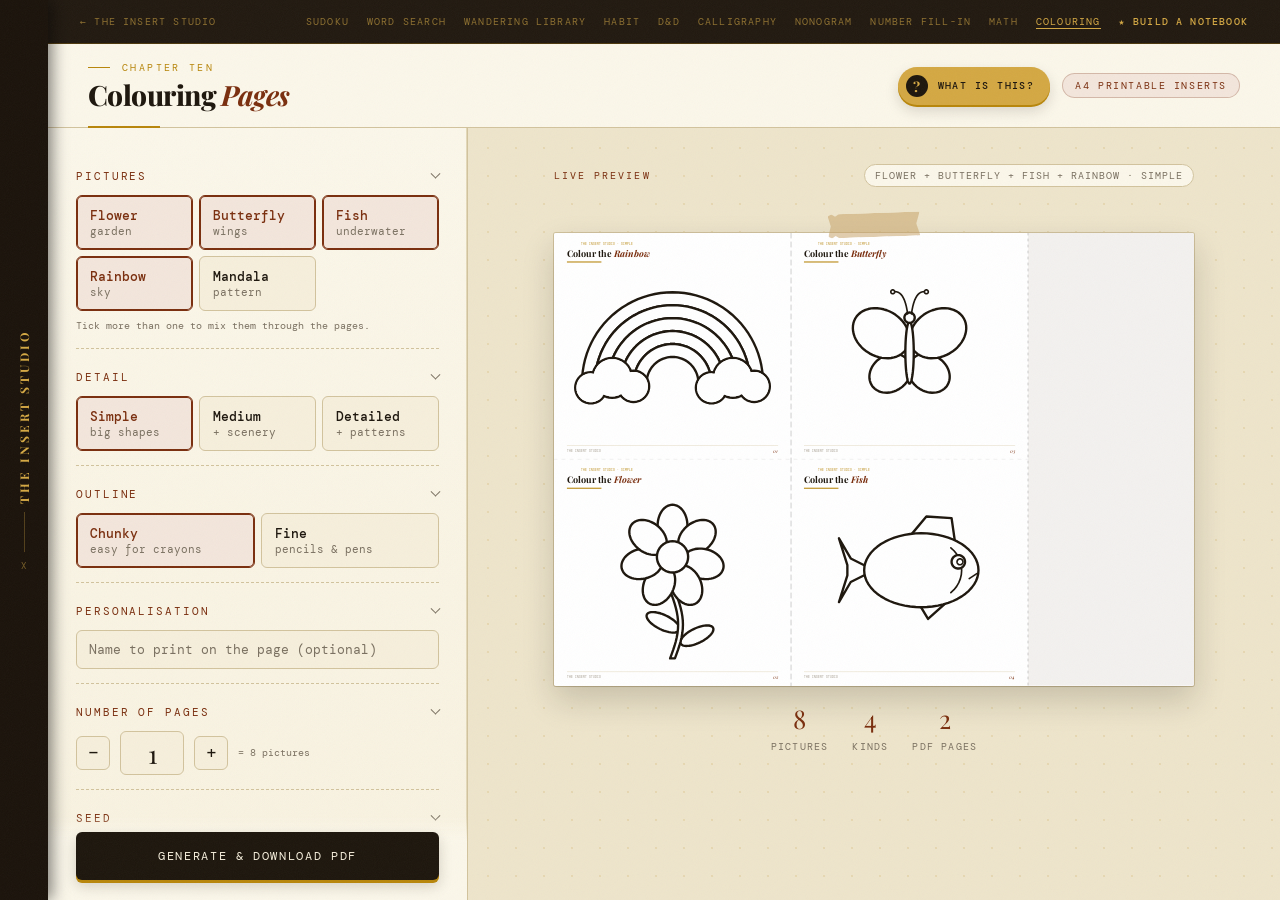
<file: colouring/index.html>
<!DOCTYPE html>
<html lang="en">
<head>
<meta charset="UTF-8">
<meta name="viewport" content="width=device-width, initial-scale=1.0">
<title>Colouring Pages — The Insert Studio</title>
<script src="../assets/jspdf.umd.min.js"></script>
<script src="../assets/pdf-kit.js"></script>
<script src="../assets/seed.js"></script>
<script src="colouring.js"></script>
<link rel="preconnect" href="https://fonts.googleapis.com">
<link href="https://fonts.googleapis.com/css2?family=Playfair+Display:ital,wght@0,400;0,700;0,900;1,400;1,700&family=DM+Mono:wght@300;400;500&family=IM+Fell+English:ital@0;1&family=Cormorant+Garamond:ital,wght@0,300;0,400;0,600;1,300;1,400&display=swap" rel="stylesheet">
<link rel="icon" type="image/svg+xml" href="../assets/favicon.svg">
<link rel="stylesheet" href="../assets/tokens.css">
<link rel="stylesheet" href="../assets/studio.css">
<script src="../assets/studio.js" defer></script>
<style>
/* colouring-specific styles; shared styles live in ../assets/studio.css */
.note { font-size: 0.62rem; line-height: 1.5; color: var(--muted); margin-top: 8px; }
@media (max-width: 860px) {
  main { grid-template-columns: 1fr; }
  header { padding: 20px 24px; }
}
</style>
</head>
<body>
<nav class="topbar" data-tool="colouring"><a href="../">← The Insert Studio</a></nav>

<header>
  <div class="logo">Colouring <em>Pages</em></div>
  <div class="header-tag">A4 Printable Inserts</div>
</header>

<main>
  <aside class="settings-panel">
    <div class="settings-inner">

      <!-- Pictures -->
      <div class="section">
        <div class="section-title">Pictures</div>
        <div class="radio-group cols-3">
          <label class="radio-option"><input type="checkbox" name="pic" value="flower" checked><span class="radio-btn"><span class="rb-title">Flower</span><span class="rb-sub">garden</span></span></label>
          <label class="radio-option"><input type="checkbox" name="pic" value="butterfly" checked><span class="radio-btn"><span class="rb-title">Butterfly</span><span class="rb-sub">wings</span></span></label>
          <label class="radio-option"><input type="checkbox" name="pic" value="fish" checked><span class="radio-btn"><span class="rb-title">Fish</span><span class="rb-sub">underwater</span></span></label>
          <label class="radio-option"><input type="checkbox" name="pic" value="rainbow" checked><span class="radio-btn"><span class="rb-title">Rainbow</span><span class="rb-sub">sky</span></span></label>
          <label class="radio-option"><input type="checkbox" name="pic" value="mandala"><span class="radio-btn"><span class="rb-title">Mandala</span><span class="rb-sub">pattern</span></span></label>
        </div>
        <p class="note">Tick more than one to mix them through the pages.</p>
      </div>

      <!-- Detail -->
      <div class="section">
        <div class="section-title">Detail</div>
        <div class="radio-group cols-3">
          <label class="radio-option"><input type="radio" name="detail" value="simple" checked><span class="radio-btn"><span class="rb-title">Simple</span><span class="rb-sub">big shapes</span></span></label>
          <label class="radio-option"><input type="radio" name="detail" value="medium"><span class="radio-btn"><span class="rb-title">Medium</span><span class="rb-sub">+ scenery</span></span></label>
          <label class="radio-option"><input type="radio" name="detail" value="detailed"><span class="radio-btn"><span class="rb-title">Detailed</span><span class="rb-sub">+ patterns</span></span></label>
        </div>
      </div>

      <!-- Line -->
      <div class="section">
        <div class="section-title">Outline</div>
        <div class="radio-group cols-2">
          <label class="radio-option"><input type="radio" name="line" value="thick" checked><span class="radio-btn"><span class="rb-title">Chunky</span><span class="rb-sub">easy for crayons</span></span></label>
          <label class="radio-option"><input type="radio" name="line" value="fine"><span class="radio-btn"><span class="rb-title">Fine</span><span class="rb-sub">pencils &amp; pens</span></span></label>
        </div>
      </div>

      <!-- Personalisation -->
      <div class="section">
        <div class="section-title">Personalisation</div>
        <input type="text" id="childName" class="text-input" placeholder="Name to print on the page (optional)">
      </div>

      <!-- Pages -->
      <div class="section">
        <div class="section-title">Number of Pages</div>
        <div class="count-row">
          <button class="count-btn" id="decBtn">−</button>
          <input type="number" id="countDisplay" class="count-input" value="1" min="1" max="99">
          <button class="count-btn" id="incBtn">+</button>
          <span class="count-hint" id="countHint">= 8 pictures</span>
        </div>
      </div>

      <!-- Seed -->
      <div class="section">
        <div class="section-title">Seed</div>
        <div id="seedBox"></div>
      </div>

      <!-- Printer -->
      <div class="section">
        <div class="section-title">Printer</div>
        <div id="duplexBanner" class="duplex-banner manual">
          <span>⚠</span>
          <span>Two PDFs will be generated — Side 1 first, then Side 2 after reinserting the paper. <a href="#" id="duplexOverride" style="color:var(--accent);font-size:0.65rem;">My printer supports duplex →</a></span>
        </div>
      </div>

    </div>

    <div class="settings-footer">
      <button class="generate-btn" id="generateBtn">Generate &amp; Download PDF</button>
      <div class="progress" id="progress">
        <div class="progress-track"><div class="progress-fill" id="progressFill"></div></div>
        <div class="progress-text" id="progressText">Drawing pictures...</div>
      </div>
    </div>
  </aside>

  <!-- Preview -->
  <section class="preview-panel">
    <div class="preview-header">
      <span class="preview-label">Live Preview</span>
      <span class="preview-badge" id="previewBadge">Simple</span>
    </div>
    <div class="preview-sheet"><canvas id="previewCanvas"></canvas></div>
    <div class="preview-info">
      <div class="preview-stat"><span class="preview-stat-val" id="statPictures">8</span><span class="preview-stat-label">Pictures</span></div>
      <div class="preview-stat"><span class="preview-stat-val" id="statKinds">4</span><span class="preview-stat-label">Kinds</span></div>
      <div class="preview-stat"><span class="preview-stat-val" id="statSheets">2</span><span class="preview-stat-label">PDF Pages</span></div>
    </div>
  </section>
</main>

<!-- Modal -->
<div class="modal-overlay" id="modalOverlay">
  <div class="modal">
    <div class="modal-title">Two-step printing</div>
    <div class="modal-sub">No automatic duplex detected</div>
    <div id="modalSteps"></div>
    <div class="modal-actions">
      <button class="modal-btn" id="modalBtn1">Download Side 1</button>
      <button class="modal-btn ghost" id="modalClose">Close</button>
    </div>
  </div>
</div>

<script>
const { jsPDF } = window.jspdf;

// ── State ──────────────────────────────────────────────────────────────────────
let pageCount = 1;
let duplexSupported = false;
let generatedDocs = null;
let previewSeed = Seed.fresh();   // preview samples; reshuffled when settings change

const countInput  = document.getElementById('countDisplay');
const countHint   = document.getElementById('countHint');
const decBtn      = document.getElementById('decBtn');
const incBtn      = document.getElementById('incBtn');
const generateBtn = document.getElementById('generateBtn');
const progress    = document.getElementById('progress');
const progressFill= document.getElementById('progressFill');
const progressText= document.getElementById('progressText');
const duplexBanner= document.getElementById('duplexBanner');
const modalOverlay= document.getElementById('modalOverlay');
const modalBtn1   = document.getElementById('modalBtn1');
const modalClose  = document.getElementById('modalClose');

// ── Helpers ────────────────────────────────────────────────────────────────────
const checked   = (name, d) => document.querySelector(`input[name="${name}"]:checked`)?.value || d;
const getPics   = () => [...document.querySelectorAll('input[name="pic"]:checked')].map(e => e.value);
const getDetail = () => checked('detail', 'simple');
const getThick  = () => checked('line', 'thick') === 'thick';
const getName   = () => document.getElementById('childName').value.trim();
const DETAIL_LABEL = { simple: 'Simple', medium: 'Medium', detailed: 'Detailed' };
const rgb = (c) => `rgb(${c[0]},${c[1]},${c[2]})`;

// ── UI ─────────────────────────────────────────────────────────────────────────
function updateStats() {
  pageCount = Math.max(1, Math.min(99, parseInt(countInput.value) || 1));
  countHint.textContent = `= ${pageCount * 8} pictures`;
  document.getElementById('statPictures').textContent = pageCount * 8;
  document.getElementById('statKinds').textContent = getPics().length;
  document.getElementById('statSheets').textContent = pageCount * 2;
}
function refresh(reshuffle) {
  if (reshuffle) previewSeed = Seed.fresh();
  updateStats(); updatePreview();
}

decBtn.addEventListener('click', () => { if (pageCount > 1) { countInput.value = pageCount - 1; refresh(); } });
incBtn.addEventListener('click', () => { countInput.value = pageCount + 1; refresh(); });
countInput.addEventListener('input', () => refresh());
document.querySelectorAll('input[name=pic]').forEach(el => el.addEventListener('change', () => {
  if (!getPics().length) el.checked = true;          // always keep one picture ticked
  refresh(true);
}));
document.querySelectorAll('input[type=radio]').forEach(el => el.addEventListener('change', () => refresh()));
document.getElementById('childName').addEventListener('input', () => updatePreview());

// Duplex
duplexBanner.addEventListener('click', e => {
  if (e.target.id === 'duplexOverride') {
    e.preventDefault();
    duplexSupported = true;
    duplexBanner.className = 'duplex-banner supported';
    duplexBanner.innerHTML = '<span>✓</span><span>Duplex enabled — one combined PDF will be generated.</span>';
  }
});
modalClose.addEventListener('click', () => modalOverlay.classList.remove('visible'));
modalOverlay.addEventListener('click', e => { if (e.target === modalOverlay) modalOverlay.classList.remove('visible'); });

function setProgress(pct, text) {
  progressFill.style.width = pct + '%';
  progressText.textContent = text;
}

// ── Page content ───────────────────────────────────────────────────────────────
const seedUI = Seed.mount(document.getElementById('seedBox'));
let bookSeed = '';
const seedLabel = () => 'The Insert Studio' + (bookSeed ? ' · Seed ' + bookSeed : '');
const BODY_TOP = 17.5;   // mm below the panel's top edge where the 98 x 78 mm drawing area starts

// ── PDF ────────────────────────────────────────────────────────────────────────
function drawPanel(doc, panel, ox, oy, pw, ph) {
  const C = PDFKit.COLORS;
  PDFKit.header(doc, ox, oy, pw, {
    eyebrow: 'The Insert Studio · ' + DETAIL_LABEL[getDetail()],
    title: 'Colour the', accent: ColourPage.SUBJECTS[panel.subject], number: panel.number, titleSize: 12
  });
  PDFKit.footer(doc, ox, oy, pw, ph, { number: panel.number, label: seedLabel() });
  if (getName()) {
    PDFKit.set(doc, PDFKit.serif(), 'italic', 8, C.rust);
    doc.text('for ' + getName(), ox + pw - 6, oy + 11.2, { align: 'right' });
  }
  doc.setLineJoin('round'); doc.setLineCap('round'); doc.setDrawColor(...C.ink); doc.setFillColor(255, 255, 255);
  for (const o of ColourPage.place(panel.ops, ox, oy, BODY_TOP)) {
    const segs = [];
    for (let i = 1; i < o.pts.length; i++) segs.push([o.pts[i][0] - o.pts[i - 1][0], o.pts[i][1] - o.pts[i - 1][1]]);
    doc.setLineWidth(o.w);
    doc.lines(segs, o.pts[0][0], o.pts[0][1], [1, 1], o.fill ? (o.stroke ? 'FD' : 'F') : 'S', o.closed);
  }
}

function drawSide(doc, panels, start, sideLabel) {
  const colW = 110, halfH = 105;
  for (const [col, row, idx] of [[0, 0, start], [0, 1, start + 1], [1, 0, start + 2], [1, 1, start + 3]]) {
    if (idx < panels.length) drawPanel(doc, panels[idx], col * colW, row * halfH, colW, halfH);
  }
  PDFKit.marks(doc, 'regular', { label: sideLabel, title: '', horizontal: true });
}

function buildDoc(panels, sheets, sideFilter) {
  const doc = new jsPDF({ orientation: 'landscape', unit: 'mm', format: 'a4' });
  PDFKit.register(doc);
  const order = sideFilter === 'side2'
    ? Array.from({ length: sheets }, (_, i) => sheets - 1 - i)
    : Array.from({ length: sheets }, (_, i) => i);
  let first = true;
  for (const p of order) {
    for (const side of [1, 2]) {
      if (sideFilter === 'side1' && side === 2) continue;
      if (sideFilter === 'side2' && side === 1) continue;
      if (!first) doc.addPage(); first = false;
      drawSide(doc, panels, p * 8 + (side - 1) * 4, `Page ${p + 1} of ${sheets} - Side ${side}`);
    }
  }
  return doc;
}

// ── Generate ───────────────────────────────────────────────────────────────────
function makePanels(code, total) {
  Seed.at(code, 0);
  const subjects = ColourPage.sequence(getPics(), total);
  return subjects.map((subject, i) => {
    Seed.at(code, i + 1);
    return { subject, ops: ColourPage.generate({ subject, detail: getDetail(), thick: getThick() }), number: i + 1 };
  });
}

generateBtn.addEventListener('click', async () => {
  const pages = pageCount, total = pages * 8;
  generateBtn.disabled = true;
  progress.classList.add('visible');
  await PDFKit.preload();
  setProgress(20, 'Drawing pictures...');
  await new Promise(r => setTimeout(r, 50));

  bookSeed = Seed.begin(seedUI.value());
  const panels = makePanels(bookSeed, total);
  Seed.free(); seedUI.used(bookSeed);

  setProgress(90, 'Building PDF...');
  await new Promise(r => setTimeout(r, 50));
  const base = `tn-colouring-${getPics().join('-')}-${getDetail()}`;

  if (duplexSupported) {
    buildDoc(panels, pages, 'all').save(`${base}-${pages}pages.pdf`);
    setProgress(100, 'Done!');
  } else {
    generatedDocs = { panels, sheets: pages, base };
    setProgress(100, 'Ready!');
    await new Promise(r => setTimeout(r, 300));
    showManualModal();
  }

  await new Promise(r => setTimeout(r, 300));
  generateBtn.disabled = false;
  progress.classList.remove('visible');
  progressFill.style.width = '0%';
});

function showManualModal() {
  document.getElementById('modalSteps').innerHTML = `
    <div class="step"><div class="step-num">1</div><div class="step-text">Click <strong>Download Side 1</strong> and print in <strong>landscape</strong>.</div></div>
    <div class="step"><div class="step-num">2</div><div class="step-text"><strong>Flip the stack face-down</strong> and reinsert into the paper tray.</div></div>
    <div class="step"><div class="step-num">3</div><div class="step-text">Click <strong>Download Side 2</strong> — pages are in reverse order so everything lines up.</div></div>`;

  modalBtn1.textContent = 'Download Side 1';
  modalBtn1.disabled = false;
  modalBtn1.onclick = () => {
    const { panels, sheets, base } = generatedDocs;
    buildDoc(panels, sheets, 'side1').save(`${base}-side1.pdf`);
    document.querySelectorAll('#modalSteps .step-num')[0].classList.add('done');
    document.querySelectorAll('#modalSteps .step-num')[0].textContent = '✓';
    modalBtn1.textContent = 'Download Side 2';
    modalBtn1.onclick = () => {
      buildDoc(panels, sheets, 'side2').save(`${base}-side2.pdf`);
      document.querySelectorAll('#modalSteps .step-num').forEach(el => { el.classList.add('done'); el.textContent = '✓'; });
      modalBtn1.textContent = '✓ All done!';
      modalBtn1.disabled = true;
    };
  };
  modalOverlay.classList.add('visible');
}

// ── Preview ────────────────────────────────────────────────────────────────────
// Same layout as the PDF, drawn on a canvas (1mm = `s` px)
function drawPanelPreview(ctx, ox, oy, s, panel) {
  const C = PDFKit.COLORS;
  ctx.textBaseline = 'alphabetic'; ctx.textAlign = 'left';
  ctx.fillStyle = rgb(C.gold); ctx.font = `${4.6 / 2.835 * s}px DM Mono, monospace`;
  ctx.fillText(('The Insert Studio · ' + DETAIL_LABEL[getDetail()]).toUpperCase(), ox + 12.5 * s, oy + 5.6 * s);
  ctx.fillStyle = rgb(C.ink); ctx.font = `bold ${12 / 2.835 * s}px Playfair Display, serif`;
  const lead = 'Colour the ';
  ctx.fillText(lead, ox + 6 * s, oy + 11.2 * s);
  const w = ctx.measureText(lead).width;
  ctx.fillStyle = rgb(C.rust); ctx.font = `italic bold ${12 / 2.835 * s}px Playfair Display, serif`;
  ctx.fillText(ColourPage.SUBJECTS[panel.subject], ox + 6 * s + w, oy + 11.2 * s);
  ctx.fillStyle = rgb(C.gold); ctx.fillRect(ox + 6 * s, oy + 13.2 * s, 16 * s, 0.5 * s);
  ctx.fillStyle = rgb(C.rule); ctx.fillRect(ox + 6 * s, oy + 98.6 * s, 98 * s, 0.15 * s);
  ctx.fillStyle = rgb(C.muted); ctx.font = `${3.4 / 2.835 * s}px DM Mono, monospace`;
  ctx.fillText('THE INSERT STUDIO', ox + 6 * s, oy + 101.6 * s);
  ctx.fillStyle = rgb(C.rust); ctx.font = `italic ${6.5 / 2.835 * s}px Playfair Display, serif`;
  ctx.textAlign = 'right'; ctx.fillText(String(panel.number).padStart(2, '0'), ox + 104 * s, oy + 102 * s);
  if (getName()) { ctx.font = `italic ${8 / 2.835 * s}px Playfair Display, serif`; ctx.fillText('for ' + getName(), ox + 104 * s, oy + 11.2 * s); }

  ctx.lineJoin = 'round'; ctx.lineCap = 'round'; ctx.strokeStyle = rgb(C.ink); ctx.fillStyle = '#fff';
  for (const o of ColourPage.place(panel.ops, ox / s, oy / s, BODY_TOP)) {
    ctx.beginPath();
    o.pts.forEach((p, i) => i ? ctx.lineTo(p[0] * s, p[1] * s) : ctx.moveTo(p[0] * s, p[1] * s));
    if (o.closed) ctx.closePath();
    ctx.lineWidth = Math.max(0.6, o.w * s);
    if (o.fill) ctx.fill();
    if (o.stroke) ctx.stroke();
  }
}

function updatePreview() {
  const canvas = document.getElementById('previewCanvas');
  const rect = canvas.parentElement.getBoundingClientRect();
  const W = rect.width, H = rect.height;
  if (!W || !H) { setTimeout(updatePreview, 150); return; }

  document.getElementById('previewBadge').textContent = `${getPics().map(p => ColourPage.SUBJECTS[p]).join(' + ')} · ${DETAIL_LABEL[getDetail()]}`;

  canvas.style.width = W + 'px'; canvas.style.height = H + 'px';
  canvas.width = Math.round(W * window.devicePixelRatio);
  canvas.height = Math.round(H * window.devicePixelRatio);
  const ctx = canvas.getContext('2d');
  ctx.scale(window.devicePixelRatio, window.devicePixelRatio);
  ctx.fillStyle = '#ffffff'; ctx.fillRect(0, 0, W, H);

  const s = W / 297, colW = 110 * s, halfH = H / 2;
  const panels = makePanels(previewSeed, 4);
  Seed.free();
  [[0, 0, 0], [0, 1, 1], [1, 0, 2], [1, 1, 3]].forEach(([col, row, i]) => drawPanelPreview(ctx, col * colW, row * halfH, s, panels[i]));

  // fold (dashed) and cut (dotted) lines, and the shaded off-cut strip
  ctx.strokeStyle = 'rgba(100,100,100,0.4)'; ctx.lineWidth = 0.8;
  ctx.setLineDash([5, 4]); ctx.beginPath(); ctx.moveTo(colW, 0); ctx.lineTo(colW, H); ctx.stroke();
  ctx.setLineDash([2, 4]); ctx.strokeStyle = 'rgba(80,80,80,0.4)';
  ctx.beginPath(); ctx.moveTo(2 * colW, 0); ctx.lineTo(2 * colW, H); ctx.stroke();
  ctx.setLineDash([]);
  ctx.fillStyle = 'rgba(220,215,208,0.35)'; ctx.fillRect(2 * colW, 0, W - 2 * colW, H);
  ctx.setLineDash([3, 5]); ctx.strokeStyle = 'rgba(180,180,180,0.5)'; ctx.lineWidth = 0.4;
  ctx.beginPath(); ctx.moveTo(0, H / 2); ctx.lineTo(2 * colW, H / 2); ctx.stroke();
  ctx.setLineDash([]);
}
window.updatePreview = updatePreview;

// Init
setTimeout(updatePreview, 100);
setTimeout(updatePreview, 500);
window.addEventListener('resize', updatePreview);
updateStats();
</script>
</body>
</html>
</file>
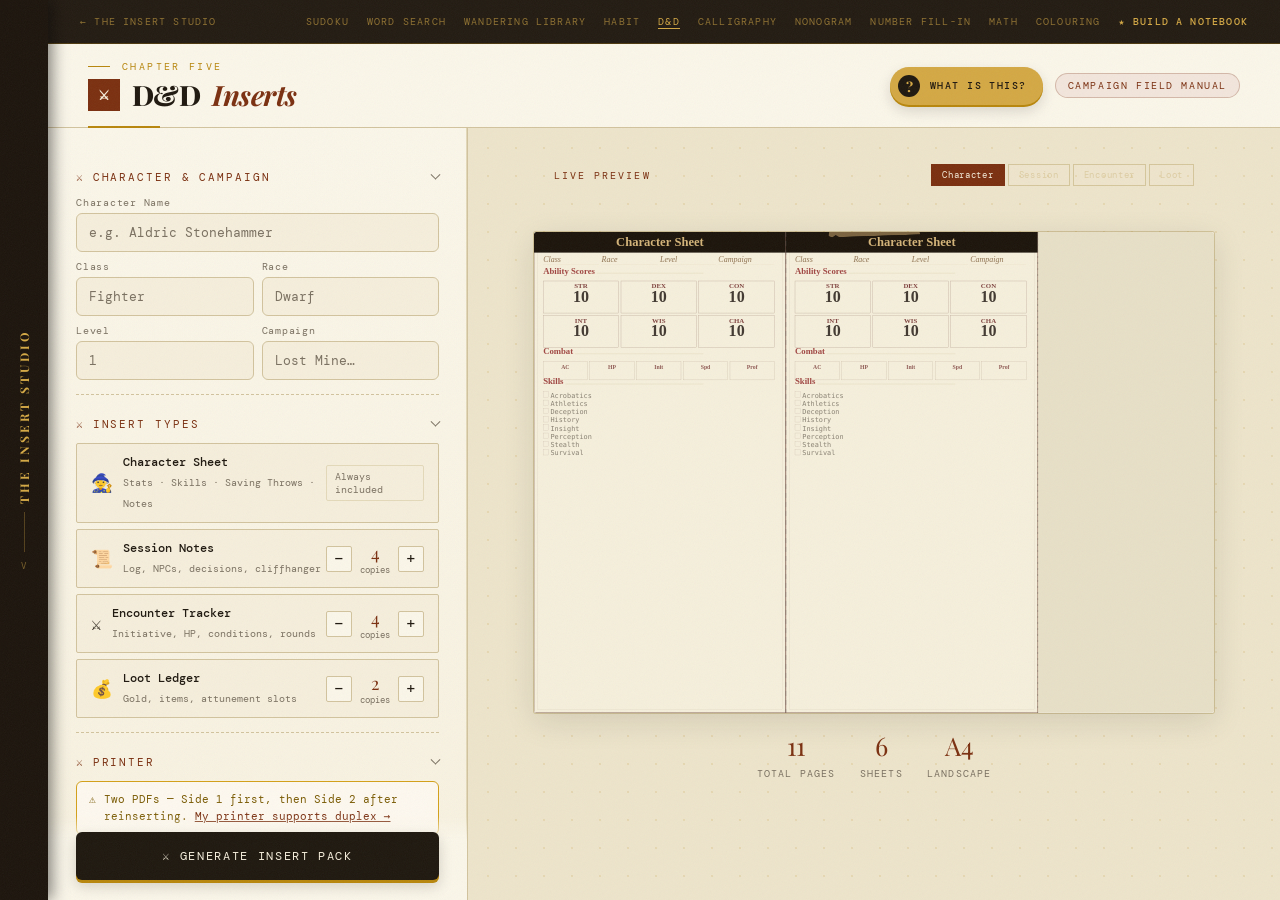
<file: dnd/index.html>
<!DOCTYPE html>
<html lang="en">
<head>
<meta charset="UTF-8">
<meta name="viewport" content="width=device-width, initial-scale=1.0">
<title>D&D Insert Generator — The Insert Studio</title>
<script src="../assets/jspdf.umd.min.js"></script>
<script src="../assets/pdf-kit.js"></script>
<link href="https://fonts.googleapis.com/css2?family=Playfair+Display:ital,wght@0,400;0,700;0,900;1,400;1,700&family=DM+Mono:wght@300;400;500&family=IM+Fell+English:ital@0;1&family=Cormorant+Garamond:ital,wght@0,300;0,400;0,600;1,300;1,400&display=swap" rel="stylesheet">
<link rel="icon" type="image/svg+xml" href="../assets/favicon.svg">
<link rel="stylesheet" href="../assets/tokens.css">
<link rel="stylesheet" href="../assets/studio.css">
<script src="../assets/studio.js" defer></script>
<style>
/* dnd-specific styles; shared styles live in ../assets/studio.css */
.logo { display: flex; align-items: center; gap: 12px; }
:root { --parchment-deep: #ddd4b0; }
/* Parchment texture overlay */
body::before {
  content: '';
  position: fixed; inset: 0; z-index: 999; pointer-events: none;
  opacity: 0.03;
  background-image: url("data:image/svg+xml,%3Csvg viewBox='0 0 200 200' xmlns='http://www.w3.org/2000/svg'%3E%3Cfilter id='n'%3E%3CfeTurbulence type='fractalNoise' baseFrequency='0.75' numOctaves='4' stitchTiles='stitch'/%3E%3C/filter%3E%3Crect width='100%25' height='100%25' filter='url(%23n)'/%3E%3C/svg%3E");
  background-size: 160px;
}
/* ── Back nav ── */
/* ── Header ── */
.logo-shield {
  width: 32px; height: 32px;
  background: var(--crimson);
  clip-path: none; border-radius: 0;
  display: flex; align-items: center; justify-content: center;
  font-size: 0.8rem; color: var(--parchment); flex-shrink: 0;
}
/* ── Main layout ── */
/* ── Settings panel ── */
.section-title::before { content: '⚔'; color: var(--crimson); font-size: 0.7rem; }
/* Insert type cards */
.insert-grid { display: flex; flex-direction: column; gap: 6px; }
.insert-card {
  border: 1.5px solid var(--rule); border-radius: 2px;
  background: var(--parchment); overflow: hidden;
  transition: border-color 0.12s;
}
.insert-card:hover { border-color: var(--crimson); }
.insert-card-header {
  display: flex; align-items: center; justify-content: space-between;
  padding: 10px 14px;
}
.insert-card-title { display: flex; align-items: center; gap: 10px; }
.insert-icon { font-size: 1.1rem; }
.insert-name { font-size: 0.78rem; font-weight: 500; display: block; }
.insert-desc { font-size: 0.6rem; color: var(--muted); margin-top: 1px; }
.insert-controls { display: flex; align-items: center; gap: 8px; }
.qty-btn {
  width: 26px; height: 26px; border: 1.5px solid var(--rule);
  background: var(--warm); border-radius: 2px; font-size: 1rem;
  cursor: pointer; display: flex; align-items: center; justify-content: center;
  font-family: 'DM Mono', monospace; transition: all 0.12s; color: var(--ink);
}
.qty-btn:hover { border-color: var(--crimson); background: var(--crimson); color: white; }
.qty-val { font-family: 'Playfair Display', serif; font-size: 1.1rem; min-width: 22px; text-align: center; color: var(--crimson); }
.qty-label { font-size: 0.56rem; color: var(--muted); }
/* Text inputs */
.input-row { display: grid; grid-template-columns: 1fr 1fr; gap: 8px; }
.input-label { font-size: 0.6rem; color: var(--muted); margin-bottom: 4px; letter-spacing: 0.08em; }
/* Radio */
.rb-title { display: block; font-size: 0.76rem; font-weight: 500; margin-bottom: 1px; }
.rb-sub { display: block; font-size: 0.6rem; color: var(--muted); }
/* Duplex */
/* Generate */
/* ── Preview ── */
.preview-tabs { display: flex; gap: 3px; }
.preview-tab {
  font-size: 0.56rem; letter-spacing: 0.08em; padding: 4px 10px;
  border: 1px solid rgba(154,123,42,0.3); cursor: pointer;
  background: rgba(242,234,214,0.06); color: rgba(194,168,100,0.4);
  transition: all 0.12s; font-family: 'DM Mono', monospace;
}
.preview-tab.active { background: var(--crimson); color: var(--parchment); border-color: var(--crimson); }
.preview-sheet {
  width: 100%; max-width: 680px; position: relative; z-index: 1;
  background: white; box-shadow: var(--shadow-lg), 0 0 0 1px rgba(154,123,42,0.3);
  overflow: hidden; aspect-ratio: 297 / 210;
}
/* ── Modal ── */
</style>
</head>
<body>

<nav class="topbar" data-tool="dnd"><a href="../">← The Insert Studio</a></nav>

<header>
  <div class="logo">
    <div class="logo-shield">⚔</div>
    D&amp;D <em>Inserts</em>
  </div>
  <div class="header-tag">Campaign Field Manual</div>
</header>

<main>
  <aside class="settings-panel">
    <div class="settings-inner">

      <!-- Character info -->
      <div class="section">
        <div class="section-title">Character & Campaign</div>
        <div style="display:flex;flex-direction:column;gap:8px;">
          <div>
            <div class="input-label">Character Name</div>
            <input type="text" id="charName" class="text-input" placeholder="e.g. Aldric Stonehammer">
          </div>
          <div class="input-row">
            <div>
              <div class="input-label">Class</div>
              <input type="text" id="charClass" class="text-input" placeholder="Fighter">
            </div>
            <div>
              <div class="input-label">Race</div>
              <input type="text" id="charRace" class="text-input" placeholder="Dwarf">
            </div>
          </div>
          <div class="input-row">
            <div>
              <div class="input-label">Level</div>
              <input type="text" id="charLevel" class="text-input" placeholder="1">
            </div>
            <div>
              <div class="input-label">Campaign</div>
              <input type="text" id="campaignName" class="text-input" placeholder="Lost Mine…">
            </div>
          </div>
        </div>
      </div>

      <!-- Insert types -->
      <div class="section">
        <div class="section-title">Insert Types</div>
        <div class="insert-grid">

          <div class="insert-card">
            <div class="insert-card-header">
              <div class="insert-card-title">
                <span class="insert-icon">🧙</span>
                <div>
                  <span class="insert-name">Character Sheet</span>
                  <span class="insert-desc">Stats · Skills · Saving Throws · Notes</span>
                </div>
              </div>
              <div class="insert-controls">
                <div style="font-size:0.62rem;color:var(--muted);padding:4px 8px;border:1.5px solid var(--rule-light);border-radius:2px;background:var(--parchment);">Always included</div>
              </div>
            </div>
          </div>

          <div class="insert-card">
            <div class="insert-card-header">
              <div class="insert-card-title">
                <span class="insert-icon">📜</span>
                <div>
                  <span class="insert-name">Session Notes</span>
                  <span class="insert-desc">Log, NPCs, decisions, cliffhanger</span>
                </div>
              </div>
              <div class="insert-controls">
                <button class="qty-btn" onclick="changeQty('session',-1)">−</button>
                <div><div class="qty-val" id="qty-session">4</div><div class="qty-label">copies</div></div>
                <button class="qty-btn" onclick="changeQty('session',1)">+</button>
              </div>
            </div>
          </div>

          <div class="insert-card">
            <div class="insert-card-header">
              <div class="insert-card-title">
                <span class="insert-icon">⚔️</span>
                <div>
                  <span class="insert-name">Encounter Tracker</span>
                  <span class="insert-desc">Initiative, HP, conditions, rounds</span>
                </div>
              </div>
              <div class="insert-controls">
                <button class="qty-btn" onclick="changeQty('encounter',-1)">−</button>
                <div><div class="qty-val" id="qty-encounter">4</div><div class="qty-label">copies</div></div>
                <button class="qty-btn" onclick="changeQty('encounter',1)">+</button>
              </div>
            </div>
          </div>

          <div class="insert-card">
            <div class="insert-card-header">
              <div class="insert-card-title">
                <span class="insert-icon">💰</span>
                <div>
                  <span class="insert-name">Loot Ledger</span>
                  <span class="insert-desc">Gold, items, attunement slots</span>
                </div>
              </div>
              <div class="insert-controls">
                <button class="qty-btn" onclick="changeQty('loot',-1)">−</button>
                <div><div class="qty-val" id="qty-loot">2</div><div class="qty-label">copies</div></div>
                <button class="qty-btn" onclick="changeQty('loot',1)">+</button>
              </div>
            </div>
          </div>

        </div>
      </div>

      <!-- Printer -->
      <div class="section">
        <div class="section-title">Printer</div>
        <div id="duplexBanner" class="duplex-banner manual">
          <span>⚠</span>
          <span>Two PDFs — Side 1 first, then Side 2 after reinserting. <a href="#" id="duplexOverride" style="color:var(--crimson)">My printer supports duplex →</a></span>
        </div>
      </div>

    </div>
    <div class="settings-footer">
      <button class="generate-btn" id="generateBtn">⚔ Generate Insert Pack</button>
      <div class="progress" id="progress">
        <div class="progress-track"><div class="progress-fill" id="progressFill"></div></div>
        <div class="progress-text" id="progressText">Forging your inserts...</div>
      </div>
    </div>
  </aside>

  <!-- Preview -->
  <section class="preview-panel">
    <div class="preview-header">
      <span class="preview-label">Live Preview</span>
      <div class="preview-tabs">
        <button class="preview-tab active" onclick="setTab('char')">Character</button>
        <button class="preview-tab" onclick="setTab('session')">Session</button>
        <button class="preview-tab" onclick="setTab('encounter')">Encounter</button>
        <button class="preview-tab" onclick="setTab('loot')">Loot</button>
      </div>
    </div>
    <div class="preview-sheet"><canvas id="previewCanvas"></canvas></div>
    <div class="preview-info">
      <div class="preview-stat"><span class="preview-stat-val" id="statTotal">11</span><span class="preview-stat-label">Total Pages</span></div>
      <div class="preview-stat"><span class="preview-stat-val" id="statSheets">6</span><span class="preview-stat-label">Sheets</span></div>
      <div class="preview-stat"><span class="preview-stat-val">A4</span><span class="preview-stat-label">Landscape</span></div>
    </div>
  </section>
</main>

<div class="modal-overlay" id="modalOverlay">
  <div class="modal">
    <div class="modal-title">Two-step printing</div>
    <div class="modal-sub">Manual duplex</div>
    <div id="modalSteps"></div>
    <div class="modal-actions">
      <button class="modal-btn" id="modalBtn1">Download Side 1</button>
      <button class="modal-btn ghost" id="modalClose">Close</button>
    </div>
  </div>
</div>

<script>
const { jsPDF } = window.jspdf;

// ── State ─────────────────────────────────────────────────────────────────────
const qty = { char: 1, session: 4, encounter: 4, loot: 2 };
let duplexSupported = false;
let currentTab = 'char';
let generatedDoc = null;

const PW = 110, PH = 210; // Regular TN panel mm

// ── UI helpers ────────────────────────────────────────────────────────────────
function changeQty(type, delta) {
  qty[type] = Math.max(0, qty[type] + delta);
  document.getElementById('qty-' + type).textContent = qty[type];
  updateStats(); updatePreview();
}

function setTab(tab) {
  currentTab = tab;
  document.querySelectorAll('.preview-tab').forEach((t,i) => {
    t.classList.toggle('active', ['char','session','encounter','loot'][i] === tab);
  });
  updatePreview();
}

function updateStats() {
  const total = Object.values(qty).reduce((a,b)=>a+b,0);
  document.getElementById('statTotal').textContent = total;
  document.getElementById('statSheets').textContent = Math.ceil(total/2);
}

function setProgress(pct, text) {
  document.getElementById('progressFill').style.width = pct + '%';
  document.getElementById('progressText').textContent = text;
}

const getChar = () => ({
  name: document.getElementById('charName').value || 'Character Name',
  cls:  document.getElementById('charClass').value || 'Class',
  race: document.getElementById('charRace').value || 'Race',
  level: document.getElementById('charLevel').value || '1',
  campaign: document.getElementById('campaignName').value || 'Campaign',
});

document.querySelectorAll('.text-input').forEach(el => el.addEventListener('input', updatePreview));

document.getElementById('duplexBanner').addEventListener('click', e => {
  if (e.target.id === 'duplexOverride') {
    e.preventDefault();
    duplexSupported = true;
    const b = document.getElementById('duplexBanner');
    b.className = 'duplex-banner supported';
    b.innerHTML = '<span>✓</span><span>Duplex enabled — one combined PDF.</span>';
  }
});

document.getElementById('modalClose').addEventListener('click', () => document.getElementById('modalOverlay').classList.remove('visible'));
document.getElementById('modalOverlay').addEventListener('click', e => { if(e.target === document.getElementById('modalOverlay')) document.getElementById('modalOverlay').classList.remove('visible'); });

// ── PDF DRAWING HELPERS ───────────────────────────────────────────────────────
// face: 'serif' = Playfair (titles, headings, numerals), 'mono' = DM Mono (labels, lists). Sizes are pt.
function pF(doc, size, style='normal', face='serif') {
  const mono = face === 'mono';
  if (mono && style === 'italic') style = 'normal';
  if (mono && style === 'bolditalic') style = 'bold';
  doc.setFont(mono ? PDFKit.mono() : PDFKit.serif(), style); doc.setFontSize(size);
}
function pC(doc, r, g, b) { doc.setTextColor(r,g,b); }
function pD(doc, r, g, b, lw=0.3) { doc.setDrawColor(r,g,b); doc.setLineWidth(lw); }
function dndFooter(doc, px, py, pw, ph, label) {
  pF(doc, 3.6, 'normal', 'mono'); pC(doc, 154,144,128);
  PDFKit.text(doc, ('The Insert Studio · ' + label).toUpperCase(), px+pw/2, py+ph-4, {align:'center'}, 0.4);
}
function dndBand(doc, px, py, pw, title, sub) {
  doc.setFillColor(26,18,9); doc.rect(px,py,pw,11,'F');
  pF(doc,11,'bold','serif'); pC(doc,212,180,120);
  doc.text(title, px+pw/2, py+7.4, {align:'center'});
  if (sub) { pF(doc,6.5,'italic','serif'); pC(doc,154,123,42); doc.text(sub, px+pw-5, py+7.2, {align:'right'}); }
}

// Ornate runic border
function drawDndBorder(doc, x, y, w, h) {
  // Outer
  pD(doc, 80,30,20, 0.7); doc.rect(x,y,w,h);
  // Inner thin
  pD(doc, 80,30,20, 0.25); doc.rect(x+1.5,y+1.5,w-3,h-3);
  // Corner runes — diamond shapes
  const cs = 4;
  pD(doc, 154,123,42, 0.5);
  for (const [cx,cy] of [[x+3,y+3],[x+w-3,y+3],[x+3,y+h-3],[x+w-3,y+h-3]]) {
    doc.line(cx,cy-cs,cx+cs,cy); doc.line(cx+cs,cy,cx,cy+cs);
    doc.line(cx,cy+cs,cx-cs,cy); doc.line(cx-cs,cy,cx,cy-cs);
  }
}

// Section header with crimson rule
function dndSectionHeader(doc, text, x, y, w, fs=5) {
  pF(doc, fs*1.3, 'bold', 'serif');
  pC(doc, 100,25,25);
  doc.text(text.toUpperCase(), x, y);
  const tw = doc.getTextWidth(text.toUpperCase());
  pD(doc, 154,123,42, 0.25);
  doc.line(x+tw+2, y-0.5, x+w, y-0.5);
}

// Stat box (ability score)
function drawAbilityBox(doc, x, y, w, h, label, score) {
  // Box
  pD(doc, 80,30,20, 0.4); doc.rect(x,y,w,h);
  // Label
  pF(doc, 5, 'bold', 'mono'); pC(doc, 100,25,25);
  doc.text(label, x+w/2, y+4.2, {align:'center'});
  // Score (big)
  pF(doc, 14, 'bold', 'serif'); pC(doc, 20,10,5);
  doc.text(score, x+w/2, y+h*0.62, {align:'center'});
  // Modifier circle
  const mod = Math.floor(((parseInt(score)||10)-10)/2);
  const modStr = (mod>=0?'+':'')+mod;
  pD(doc, 154,123,42, 0.3);
  doc.circle(x+w/2, y+h-3, 3);
  pF(doc, 5.2, 'bold', 'mono'); pC(doc, 80,30,20);
  doc.text(modStr, x+w/2, y+h-2.1, {align:'center'});
}

// Ruled lines
function dndLines(doc, x, y, w, n, gap=4.5) {
  pD(doc, 201,185,143, 0.2);
  for (let i=0;i<n;i++) doc.line(x, y+i*gap, x+w, y+i*gap);
}

// Field with dotted underline
function dndField(doc, label, x, y, w, fs=4) {
  pF(doc, fs+1, 'normal', 'mono'); pC(doc, 100,80,45);
  doc.text(label, x, y);
  const lw = doc.getTextWidth(label);
  pD(doc, 180,155,110, 0.2);
  doc.setLineDashPattern([0.5,0.8],0);
  doc.line(x+lw+1.5, y+0.5, x+w, y+0.5);
  doc.setLineDashPattern([],0);
}

// Checkbox row
function dndCheck(doc, label, x, y, checked=false) {
  pD(doc, 120,80,40, 0.25); doc.rect(x, y-3, 3, 3);
  pF(doc, 5.4, 'normal', 'mono'); pC(doc, 30,20,10);
  doc.text(label, x+4.5, y);
}

// ── COVER PAGE ─────────────────────────────────────────────────────────────────
function drawCoverPage(doc, info) {
  const hasName = info.name && info.name !== 'Character Name';
  let sub = 'Campaign Insert Pack';
  if (hasName) {
    sub = [info.name, info.cls].filter(Boolean).join(' · ');
    pF(doc, 8, 'italic', 'serif');
    while (doc.getTextWidth(sub) > 60 && sub.length > 4) sub = sub.slice(0, -2).trimEnd() + '…';
  }
  PDFKit.cover(doc, { kicker: 'D&D Insert Pack', title: 'Field Manual', subtitle: sub, blank: !hasName });
  PDFKit.marks(doc, 'regular', { label: 'D&D Field Manual' });
}

// ── CHARACTER BACK ─────────────────────────────────────────────────────────────
function drawCharBack(doc, px, py, pw, ph, info) {
  const m=5, iw=pw-m*2;
  drawDndBorder(doc,px,py,pw,ph);
  dndBand(doc,px,py,pw,'Character — Notes');

  let cy=py+15;

  // Personality traits
  dndSectionHeader(doc,'Personality Traits',px+m,cy,iw,4.8); cy+=5;
  dndLines(doc,px+m,cy,iw,3); cy+=3*4.5+6;

  // Ideals
  dndSectionHeader(doc,'Ideals',px+m,cy,iw,4.8); cy+=5;
  dndLines(doc,px+m,cy,iw,2); cy+=2*4.5+6;

  // Bonds
  dndSectionHeader(doc,'Bonds',px+m,cy,iw,4.8); cy+=5;
  dndLines(doc,px+m,cy,iw,2); cy+=2*4.5+6;

  // Flaws
  dndSectionHeader(doc,'Flaws',px+m,cy,iw,4.8); cy+=5;
  dndLines(doc,px+m,cy,iw,2); cy+=2*4.5+6;

  // Physical appearance
  dndSectionHeader(doc,'Appearance',px+m,cy,iw,4.8); cy+=5;
  const appFields=[['Age',''],['Height',''],['Weight',''],['Eyes',''],['Hair',''],['Skin','']];
  const afw=(iw-2)/3;
  appFields.forEach(([l],i)=>{
    const col=i%3, row=Math.floor(i/3);
    const ax=px+m+col*(afw+1), ay=cy+row*8;
    pF(doc,4.8,'normal','mono'); pC(doc,100,80,45);
    doc.text(l,ax,ay+3.5);
    pD(doc,180,155,110,0.18);
    doc.setLineDashPattern([0.5,0.8],0);
    doc.line(ax,ay+5,ax+afw,ay+5);
    doc.setLineDashPattern([],0);
  });
  cy+=2*8+8;

  // Backstory
  if(cy<py+ph-24){
    dndSectionHeader(doc,'Backstory',px+m,cy,iw,4.8); cy+=5;
    dndLines(doc,px+m,cy,iw,Math.floor((py+ph-m-6-cy)/4.5));
  }

  dndFooter(doc,px,py,pw,ph,'Character Notes');
}

// ── CHARACTER SHEET ───────────────────────────────────────────────────────────
function drawCharSheet(doc, px, py, pw, ph, info) {
  const m=5, iw=pw-m*2;
  drawDndBorder(doc,px,py,pw,ph);

  // Dark header bar
  dndBand(doc,px,py,pw,info.name||'Character Sheet');

  let cy = py+15;

  // Class / Race / Level / Campaign row
  const meta = [{l:'Class',v:info.cls},{l:'Race',v:info.race},{l:'Level',v:info.level},{l:'Campaign',v:info.campaign}];
  const mw = iw/4 - 1;
  meta.forEach(({l,v},i) => {
    const mx = px+m+i*(mw+1.3);
    pF(doc,4.4,'bold','mono'); pC(doc,140,100,50);
    doc.text(l.toUpperCase(), mx, cy);
    pF(doc,8,'normal','serif'); pC(doc,20,10,5);
    let val = v||'—';
    while(doc.getTextWidth(val)>mw-0.5&&val.length>2) val=val.slice(0,-1);
    doc.text(val, mx, cy+5);
  });
  cy+=10;

  // Thin crimson rule
  pD(doc,139,26,26,0.4); doc.line(px+m,cy,px+pw-m,cy); cy+=4;

  // ── Ability scores 2×3 grid ──
  dndSectionHeader(doc,'Ability Scores',px+m,cy,iw,4.5); cy+=3;
  const abilities = ['STR','DEX','CON','INT','WIS','CHA'];
  const abW = iw/3-1, abH = 18;
  abilities.forEach((ab,i) => {
    const col=i%3, row=Math.floor(i/3);
    drawAbilityBox(doc, px+m+col*(abW+1.5), cy+row*(abH+2), abW, abH, ab, '10');
  });
  cy += 2*(abH+2)+4;

  // Combat stats row
  dndSectionHeader(doc,'Combat',px+m,cy,iw,4.5); cy+=4;
  const combat = [['AC',''],['HP Max',''],['Initiative',''],['Speed',''],['Prof Bonus','']];
  const cw = iw/5-0.8;
  combat.forEach(([l,v],i) => {
    const cx2 = px+m+i*(cw+1);
    pD(doc,80,30,20,0.3); doc.rect(cx2,cy,cw,10);
    pF(doc,4.2,'bold','mono'); pC(doc,100,25,25);
    doc.text(l, cx2+cw/2, cy+3.8, {align:'center'});
    pD(doc,180,155,110,0.18); doc.line(cx2+1,cy+6.5,cx2+cw-1,cy+6.5);
  });
  cy+=14;

  // HP current tracker box
  pD(doc,80,30,20,0.3); doc.rect(px+m,cy,iw,8);
  pF(doc,4.6,'normal','mono'); pC(doc,100,80,45);
  doc.text('Current HP tracker', px+m+1.5, cy+5);
  { const lw = doc.getTextWidth('Current HP tracker'); doc.setLineWidth(0.15); let bx = px+m+4+lw; const bs = Math.min(2.2, (iw-lw-8)/(25+4*1.5+24*0.5)); for(let g=0; g<5; g++){ bx = PDFKit.boxes(doc, bx, cy+4, 5, bs, 0.5) + 1.8; } }
  cy+=12;

  // Saving throws + Skills (2 columns)
  const colL = iw*0.42, colR = iw*0.55;
  const baseX2 = px+m, baseX3 = px+m+colL+3;

  // Saving throws
  const hdrY=cy; dndSectionHeader(doc,'Saving Throws',baseX2,cy,colL,4.5); cy+=5.5;
  ['Strength','Dexterity','Constitution','Intelligence','Wisdom','Charisma'].forEach((s,i) => {
    dndCheck(doc,s,baseX2,cy+i*5);
  });
  const saveEndY = cy+6*5-3;

  // Skills
  const skillsX = baseX3;
  dndSectionHeader(doc,'Skills',skillsX,hdrY,colR,4.5);
  const skills = ['Acrobatics (Dex)','Animal Handling (Wis)','Arcana (Int)','Athletics (Str)','Deception (Cha)','History (Int)','Insight (Wis)','Intimidation (Cha)','Investigation (Int)','Medicine (Wis)','Nature (Int)','Perception (Wis)','Performance (Cha)','Persuasion (Cha)','Religion (Int)','Sleight of Hand (Dex)','Stealth (Dex)','Survival (Wis)'];
  skills.forEach((s,i) => { dndCheck(doc,s,skillsX,cy+i*4.5); });

  cy = Math.max(saveEndY, cy+skills.length*4.5)+3;

  // Proficiencies & notes
  if (cy < py+ph-20) {
    dndSectionHeader(doc,'Proficiencies & Languages',px+m,cy,iw,4.5); cy+=4;
    dndLines(doc,px+m,cy,iw,3,4.5);
  }

  dndFooter(doc,px,py,pw,ph,'Character Sheet');
}

// ── SESSION NOTES ─────────────────────────────────────────────────────────────
function drawSessionNotes(doc, px, py, pw, ph, info) {
  const m=5, iw=pw-m*2;
  drawDndBorder(doc,px,py,pw,ph);

  // Header
  dndBand(doc,px,py,pw,'Session Notes', info.campaign);

  let cy=py+15;

  // Session # / Date / Location
  dndField(doc,'Session #', px+m, cy, iw*0.3, 4); 
  dndField(doc,'Date', px+m+iw*0.33, cy, iw*0.3, 4);
  dndField(doc,'Location', px+m+iw*0.66, cy, iw*0.34, 4);
  cy+=8;

  // What happened
  dndSectionHeader(doc,'What Happened',px+m,cy,iw,4.8); cy+=5;
  dndLines(doc,px+m,cy,iw,6); cy+=6*4.5+5;

  // Key NPCs met
  dndSectionHeader(doc,'NPCs Encountered',px+m,cy,iw,4.8); cy+=5;
  for(let i=0;i<3;i++) {
    dndField(doc,'Name:',px+m,cy,iw*0.38,4);
    dndField(doc,'Note:',px+m+iw*0.42,cy,iw*0.58,4);
    cy+=6.5;
  }
  cy+=3;

  // Decisions made
  dndSectionHeader(doc,'Key Decisions',px+m,cy,iw,4.8); cy+=5;
  dndLines(doc,px+m,cy,iw,3); cy+=3*4.5+5;

  // Cliffhanger / next session
  if(cy < py+ph-22) {
    dndSectionHeader(doc,'Cliffhanger / Next Session',px+m,cy,iw,4.8); cy+=5;
    dndLines(doc,px+m,cy,iw,Math.floor((py+ph-m-4-cy)/4.5));
  }

  dndFooter(doc,px,py,pw,ph,'Session Notes');
}

// ── ENCOUNTER TRACKER ─────────────────────────────────────────────────────────
function drawEncounterTracker(doc, px, py, pw, ph, info) {
  const m=5, iw=pw-m*2;
  drawDndBorder(doc,px,py,pw,ph);

  // Header
  dndBand(doc,px,py,pw,'Encounter Tracker');

  let cy=py+16.5;

  // Round counter — 10 boxes
  dndSectionHeader(doc,'Round',px+m,cy,24,4.5);
  const rboxW=5.5, rboxH=5.5;
  for(let r=0;r<10;r++) {
    const rx=px+m+28+r*(rboxW+1.5);
    pD(doc,80,30,20,0.35); doc.rect(rx,cy-4,rboxW,rboxH);
    pF(doc,4.6,'normal','mono'); pC(doc,120,90,45);
    doc.text(String(r+1),rx+rboxW/2,cy-0.5,{align:'center'});
  }
  cy+=5;

  // Encounter name field
  dndField(doc,'Encounter name / location:', px+m, cy, iw, 4); cy+=8;

  // Initiative table
  dndSectionHeader(doc,'Initiative Order',px+m,cy,iw,4.8); cy+=4;

  const cols = [
    {label:'Init',w:0.08},{label:'Name / Monster',w:0.28},
    {label:'HP Max',w:0.12},{label:'HP Current',w:0.16},
    {label:'AC',w:0.08},{label:'Conditions',w:0.28}
  ];
  const rowH = (ph - cy + py - m - 20) / 8;
  const clampedRowH = Math.min(rowH, 10);

  // Header row
  doc.setFillColor(40,25,10); doc.rect(px+m,cy,iw,5,'F');
  let hx=px+m;
  cols.forEach(col=>{
    pF(doc,3.9,'bold','mono'); pC(doc,210,175,110);
    let lab=col.label.toUpperCase();
    while(doc.getTextWidth(lab)>col.w*iw-1&&lab.length>2) lab=lab.slice(0,-1);
    doc.text(lab,hx+col.w*iw/2,cy+3.4,{align:'center'});
    hx+=col.w*iw;
  });
  cy+=5;

  // 8 initiative rows
  for(let r=0;r<8;r++){
    if(r%2===0){doc.setFillColor(250,245,236);doc.rect(px+m,cy,iw,clampedRowH,'F');}
    let rx=px+m;
    cols.forEach((col,ci)=>{
      if(ci>0){pD(doc,200,175,130,0.12);doc.line(rx,cy,rx,cy+clampedRowH);}
      // HP current — draw a small fill bar guide
      if(ci===3){
        pD(doc,200,175,130,0.15); doc.rect(rx+0.5,cy+1,col.w*iw-1,clampedRowH-2);
      }
      rx+=col.w*iw;
    });
    pD(doc,200,175,130,0.15); doc.line(px+m,cy+clampedRowH,px+m+iw,cy+clampedRowH);
    cy+=clampedRowH;
  }
  pD(doc,80,30,20,0.4); doc.rect(px+m,cy-8*clampedRowH,iw,8*clampedRowH);
  cy+=4;

  // Conditions reference strip
  const conditions=['Blinded','Charmed','Frightened','Grappled','Incapacitated','Paralyzed','Poisoned','Prone','Restrained','Stunned'];
  if(cy < py+ph-12) {
    pF(doc,4.2,'bold','mono');
    const condLines = doc.splitTextToSize('CONDITIONS: '+conditions.join(' · ').toUpperCase(), iw-2);
    const stripH = 1.6 + condLines.length*2.1;
    doc.setFillColor(50,30,10); doc.rect(px+m,cy,iw,stripH,'F');
    pC(doc,210,175,110);
    condLines.forEach((ln,i)=>doc.text(ln, px+m+1, cy+2.9+i*2.1));
    cy+=stripH;
    // Notes line
    dndLines(doc,px+m,cy+4,iw,2);
  }

  dndFooter(doc,px,py,pw,ph,'Encounter Tracker');
}

// ── LOOT LEDGER ───────────────────────────────────────────────────────────────
function drawLootLedger(doc, px, py, pw, ph, info) {
  const m=5, iw=pw-m*2;
  drawDndBorder(doc,px,py,pw,ph);

  // Header
  dndBand(doc,px,py,pw,'Loot Ledger', info.name);

  let cy=py+15;

  // Currency tracker
  dndSectionHeader(doc,'Currency',px+m,cy,iw,4.8); cy+=4;
  const coins=[['PP\nPlatinum',''],['GP\nGold',''],['EP\nElectrum',''],['SP\nSilver',''],['CP\nCopper','']];
  const cboxW=(iw-4)/5;
  coins.forEach(([l],i)=>{
    const cx2=px+m+i*(cboxW+1);
    // Gold coin colour for GP
    if(i===1){doc.setFillColor(243,231,196);doc.rect(cx2,cy,cboxW,16,'F');}
    pD(doc,80,30,20,0.4); doc.rect(cx2,cy,cboxW,16);
    pF(doc,5.6,'bold','mono'); pC(doc,100,25,25);
    const [abbr,name]=l.split('\n');
    doc.text(abbr, cx2+cboxW/2, cy+4.4, {align:'center'});
    pF(doc,4.2,'normal','mono'); pC(doc,140,110,60);
    doc.text(name, cx2+cboxW/2, cy+7.6, {align:'center'});
    pD(doc,180,155,110,0.2); doc.line(cx2+1,cy+10,cx2+cboxW-1,cy+10);
  });
  cy+=20;

  // Item table
  dndSectionHeader(doc,'Items & Treasure',px+m,cy,iw,4.8); cy+=4;
  const icols=[{l:'Item Name',w:0.38},{l:'Type',w:0.15},{l:'Value',w:0.14},{l:'Att.',w:0.08},{l:'Notes',w:0.25}];
  // Header row
  doc.setFillColor(40,25,10); doc.rect(px+m,cy,iw,5,'F');
  let hx2=px+m;
  icols.forEach(col=>{
    pF(doc,3.9,'bold','mono'); pC(doc,210,175,110);
    let lab=col.l.toUpperCase();
    while(doc.getTextWidth(lab)>col.w*iw-1.5&&lab.length>2) lab=lab.slice(0,-1);
    doc.text(lab,hx2+1,cy+3.4);
    hx2+=col.w*iw;
  });
  cy+=5;

  const rowH2=(ph-(cy-py)-m-24)/12;
  const rH=Math.min(rowH2,8);
  for(let r=0;r<12;r++){
    if(r%2===0){doc.setFillColor(250,245,236);doc.rect(px+m,cy,iw,rH,'F');}
    let rx=px+m;
    icols.forEach((col,ci)=>{
      if(ci>0){pD(doc,200,175,130,0.12);doc.line(rx,cy,rx,cy+rH);}
      // Attunement checkbox
      if(ci===3){pD(doc,100,25,25,0.3);doc.circle(rx+col.w*iw/2,cy+rH/2,1.5);}
      rx+=col.w*iw;
    });
    pD(doc,200,175,130,0.15);doc.line(px+m,cy+rH,px+m+iw,cy+rH);
    cy+=rH;
  }
  pD(doc,80,30,20,0.4);doc.rect(px+m,cy-12*rH,iw,12*rH);
  cy+=4;

  // Attunement slots
  if(cy<py+ph-16){
    dndSectionHeader(doc,'Attunement Slots',px+m,cy,iw,4.5); cy+=4;
    const slotW=(iw-4)/3;
    for(let s=0;s<3;s++){
      const sx=px+m+s*(slotW+2);
      pD(doc,139,26,26,0.4); doc.rect(sx,cy,slotW,10);
      pF(doc,5,'normal','mono'); pC(doc,100,80,45);
      doc.text(`Slot ${s+1}`,sx+2,cy+4.2);
      pD(doc,180,155,110,0.18);doc.line(sx+1,cy+7.5,sx+slotW-1,cy+7.5);
    }
  }

  dndFooter(doc,px,py,pw,ph,'Loot Ledger');
}

// ── LAYOUT ────────────────────────────────────────────────────────────────────
function drawRegularLayout(doc, drawFn, panelData) {
  // 2-up layout: 2 full-height panels (110mm x 210mm) side by side; fold at 110mm, cut at 220mm
  const colW=110, H=210;
  [0,1].forEach(col => {
    const d = panelData[col];
    if(d) drawFn(doc, col*colW, 0, colW, H, d);
  });
  PDFKit.marks(doc, 'regular', { label: 'D&D Field Manual' });
}

function buildDoc() {
  const doc = new jsPDF({orientation:'landscape',unit:'mm',format:'a4'});
  PDFKit.register(doc);
  const info = getChar();

  // Cover page first
  drawCoverPage(doc, info);

  // Page 2: character sheet left + character notes right
  doc.addPage();
  drawCharSheet(doc, 0, 0, 110, 210, info);
  drawCharBack(doc, 110, 0, 110, 210, info);
  PDFKit.marks(doc, 'regular', { label: 'D&D Field Manual' });

  // Other insert types: 2-up per sheet
  const others = [
    {fn: drawSessionNotes,    count: qty.session},
    {fn: drawEncounterTracker,count: qty.encounter},
    {fn: drawLootLedger,      count: qty.loot},
  ];

  for(const {fn, count} of others){
    if(!count) continue;
    const sheetsNeeded = Math.ceil(count/2);
    for(let s=0; s<sheetsNeeded; s++){
      doc.addPage();
      const panelData = [
        s*2   < count ? info : null,
        s*2+1 < count ? info : null,
      ];
      drawRegularLayout(doc, fn, panelData);
    }
  }
  return doc;
}

// ── GENERATE ──────────────────────────────────────────────────────────────────
document.getElementById('generateBtn').addEventListener('click', async()=>{
  const total=Object.values(qty).reduce((a,b)=>a+b,0);
  if(!total){alert('Add at least one insert type.');return;}
  const btn=document.getElementById('generateBtn');
  btn.disabled=true;
  document.getElementById('progress').classList.add('visible');
  setProgress(30,'Forging character sheet...');
  await new Promise(r=>setTimeout(r,80));
  setProgress(70,'Drawing encounter tables...');
  await new Promise(r=>setTimeout(r,80));
  setProgress(95,'Binding the manual...');
  await new Promise(r=>setTimeout(r,80));
  await PDFKit.preload();
  const doc=buildDoc();
  const name=(getChar().name||'adventurer').replace(/[^a-z0-9]/gi,'-').toLowerCase();
  setProgress(100,'Ready!');
  await new Promise(r=>setTimeout(r,300));

  if(duplexSupported){
    doc.save(`${name}-dnd-inserts.pdf`);
  } else {
    generatedDoc={doc,name};
    showModal();
  }
  btn.disabled=false;
  document.getElementById('progress').classList.remove('visible');
  document.getElementById('progressFill').style.width='0%';
});

function showModal(){
  document.getElementById('modalSteps').innerHTML=`
    <div class="step"><div class="step-num">1</div><div class="step-text">Click <strong>Download</strong> and print on A4 <strong>landscape</strong>.</div></div>
    <div class="step"><div class="step-num">2</div><div class="step-text"><strong>Flip the stack face-down</strong> and reinsert without rotating.</div></div>
    <div class="step"><div class="step-num">3</div><div class="step-text">Fold at 110mm, cut at 220mm. Slip into your TN.</div></div>`;
  const btn=document.getElementById('modalBtn1');
  btn.textContent='Download PDF'; btn.disabled=false;
  btn.onclick=()=>{
    generatedDoc.doc.save(`${generatedDoc.name}-dnd-inserts.pdf`);
    document.querySelectorAll('#modalSteps .step-num').forEach(el=>{el.classList.add('done');el.textContent='✓';});
    btn.textContent='✓ Done!'; btn.disabled=true;
  };
  document.getElementById('modalOverlay').classList.add('visible');
}

// ── PREVIEW ───────────────────────────────────────────────────────────────────
function updatePreview(){
  updateStats();
  const canvas=document.getElementById('previewCanvas');
  const rect=canvas.parentElement.getBoundingClientRect();
  const W=rect.width,H=rect.height;
  if(!W||!H){setTimeout(updatePreview,150);return;}
  canvas.style.width=W+'px';canvas.style.height=H+'px';
  canvas.width=Math.round(W*devicePixelRatio);
  canvas.height=Math.round(H*devicePixelRatio);
  const ctx=canvas.getContext('2d');
  ctx.scale(devicePixelRatio,devicePixelRatio);
  ctx.fillStyle='#f6f0dc';ctx.fillRect(0,0,W,H);

  const sc=W/297;
  const colW=110*sc;

  // 2-up layout: 2 full-height panels
  drawPreviewPanel(ctx, 0,   0, colW, H, sc, currentTab);
  drawPreviewPanel(ctx, colW, 0, colW, H, sc, currentTab);

  // Fold/cut lines
  ctx.strokeStyle='rgba(100,100,100,0.4)';ctx.lineWidth=0.8;
  ctx.setLineDash([5,4]);ctx.beginPath();ctx.moveTo(colW,0);ctx.lineTo(colW,H);ctx.stroke();
  ctx.setLineDash([2,4]);ctx.strokeStyle='rgba(80,80,80,0.4)';
  ctx.beginPath();ctx.moveTo(2*colW,0);ctx.lineTo(2*colW,H);ctx.stroke();
  ctx.setLineDash([]);
  ctx.fillStyle='rgba(200,185,150,0.3)';ctx.fillRect(2*colW,0,W-2*colW,H);
}

function drawPreviewPanel(ctx,px,py,pw,ph,sc,type){
  const m=4*sc;
  // Panel bg
  ctx.fillStyle='#f6f0dc';ctx.fillRect(px,py,pw,ph);
  // Border
  ctx.strokeStyle='rgba(80,30,20,0.6)';ctx.lineWidth=0.7;ctx.strokeRect(px,py,pw,ph);
  ctx.strokeStyle='rgba(80,30,20,0.2)';ctx.lineWidth=0.2;ctx.strokeRect(px+1.5*sc,py+1.5*sc,pw-3*sc,ph-3*sc);

  // Dark header
  const headers={char:{bg:'#1a1209',text:'Character Sheet'},session:{bg:'#1a1209',text:'Session Notes'},encounter:{bg:'#1a1209',text:'Encounter Tracker'},loot:{bg:'#1a1209',text:'Loot Ledger'}};
  const h=headers[type];
  ctx.fillStyle=h.bg;ctx.fillRect(px,py,pw,9*sc);
  ctx.font=`bold ${5.5*sc}px serif`;ctx.fillStyle='#d4b478';
  ctx.textAlign='center';ctx.textBaseline='middle';
  ctx.fillText(h.text,px+pw/2,py+4.8*sc);
  ctx.textAlign='left';ctx.textBaseline='alphabetic';

  // Content sketch per type
  const ix=px+m,iy=py+11*sc,iw=pw-m*2;
  if(type==='char') previewChar(ctx,ix,iy,iw,ph-13*sc,sc);
  else if(type==='session') previewSession(ctx,ix,iy,iw,ph-13*sc,sc);
  else if(type==='encounter') previewEncounter(ctx,ix,iy,iw,ph-13*sc,sc);
  else if(type==='loot') previewLoot(ctx,ix,iy,iw,ph-13*sc,sc);
}

function previewLines(ctx,x,y,w,n,gap,col='rgba(180,155,110,0.4)'){
  ctx.strokeStyle=col;ctx.lineWidth=0.2;
  for(let i=0;i<n;i++){ctx.beginPath();ctx.moveTo(x,y+i*gap);ctx.lineTo(x+w,y+i*gap);ctx.stroke();}
}
function previewLabel(ctx,text,x,y,sc,col='rgba(100,60,20,0.7)'){
  ctx.font=`italic ${3.5*sc}px serif`;ctx.fillStyle=col;ctx.fillText(text,x,y);
}
function previewSectionHeader(ctx,text,x,y,sc){
  ctx.font=`bold ${3.8*sc}px serif`;ctx.fillStyle='rgba(139,26,26,0.8)';ctx.fillText(text,x,y);
  ctx.strokeStyle='rgba(154,123,42,0.4)';ctx.lineWidth=0.25;
  ctx.beginPath();ctx.moveTo(x+ctx.measureText(text).width+2,y-0.5);ctx.lineTo(x+70*sc,y-0.5);ctx.stroke();
}

function previewChar(ctx,x,y,w,h,sc){
  const g=4*sc;
  // Meta row
  ['Class','Race','Level','Campaign'].forEach((l,i)=>{
    previewLabel(ctx,l,x+i*w/4,y+g*0.5,sc);
    ctx.strokeStyle='rgba(180,155,110,0.3)';ctx.lineWidth=0.2;
    ctx.beginPath();ctx.moveTo(x+i*w/4,y+g*0.8);ctx.lineTo(x+(i+1)*w/4-1*sc,y+g*0.8);ctx.stroke();
  });
  let cy=y+g*1.8;
  previewSectionHeader(ctx,'Ability Scores',x,cy,sc); cy+=g*0.8;
  // 6 ability boxes
  const abW=w/3-sc,abH=g*3.5;
  ['STR','DEX','CON','INT','WIS','CHA'].forEach((ab,i)=>{
    const col=i%3,row=Math.floor(i/3);
    const bx=x+col*(abW+sc),by=cy+row*(abH+sc);
    ctx.strokeStyle='rgba(80,30,20,0.4)';ctx.lineWidth=0.3;ctx.strokeRect(bx,by,abW,abH);
    ctx.font=`bold ${3*sc}px serif`;ctx.fillStyle='rgba(100,25,25,0.8)';
    ctx.textAlign='center';ctx.fillText(ab,bx+abW/2,by+g*0.8);
    ctx.font=`bold ${7*sc}px serif`;ctx.fillStyle='rgba(20,10,5,0.8)';
    ctx.fillText('10',bx+abW/2,by+abH*0.65);
    ctx.textAlign='left';
  });
  cy+=2*(abH+sc)+g*0.5;
  previewSectionHeader(ctx,'Combat',x,cy,sc); cy+=g*0.8;
  const cw=w/5-sc;
  ['AC','HP','Init','Spd','Prof'].forEach((l,i)=>{
    ctx.strokeStyle='rgba(80,30,20,0.3)';ctx.lineWidth=0.25;
    ctx.strokeRect(x+i*(cw+sc),cy,cw,g*2);
    ctx.font=`bold ${2.5*sc}px serif`;ctx.fillStyle='rgba(100,25,25,0.7)';
    ctx.textAlign='center';ctx.fillText(l,x+i*(cw+sc)+cw/2,cy+g*0.8);ctx.textAlign='left';
  });
  cy+=g*2.5;
  previewSectionHeader(ctx,'Skills',x,cy,sc); cy+=g*0.8;
  for(let i=0;i<8;i++){
    ctx.strokeStyle='rgba(80,30,20,0.3)';ctx.lineWidth=0.2;ctx.strokeRect(x,cy+i*g*0.9,g*0.6,g*0.6);
    ctx.font=`${3*sc}px monospace`;ctx.fillStyle='rgba(30,20,10,0.5)';
    ctx.fillText(['Acrobatics','Athletics','Deception','History','Insight','Perception','Stealth','Survival'][i],x+g*0.8,cy+i*g*0.9+g*0.65);
  }
}

function previewSession(ctx,x,y,w,h,sc){
  const g=4*sc;
  previewLabel(ctx,'Session #   Date:   Location:',x,y+g*0.6,sc); 
  ctx.strokeStyle='rgba(180,155,110,0.3)';ctx.lineWidth=0.2;
  ctx.beginPath();ctx.moveTo(x,y+g*0.9);ctx.lineTo(x+w,y+g*0.9);ctx.stroke();
  let cy=y+g*1.5;
  [['What Happened',6],['NPCs Encountered',3],['Key Decisions',3],['Cliffhanger',2]].forEach(([title,n])=>{
    previewSectionHeader(ctx,title,x,cy,sc); cy+=g*0.8;
    previewLines(ctx,x,cy,w,n,g*0.9); cy+=n*g*0.9+g*0.6;
  });
}

function previewEncounter(ctx,x,y,w,h,sc){
  const g=4*sc;
  previewLabel(ctx,'Round: □□□□□□□□□□',x,y+g*0.6,sc);
  let cy=y+g*1.5;
  previewSectionHeader(ctx,'Initiative Order',x,cy,sc); cy+=g*0.8;
  // Table header
  ctx.fillStyle='rgba(40,25,10,0.85)';ctx.fillRect(x,cy,w,g*0.9);
  ['Init','Name','HP','AC','Conditions'].forEach((l,i)=>{
    ctx.font=`bold ${2.8*sc}px serif`;ctx.fillStyle='rgba(210,175,110,0.9)';
    ctx.fillText(l,x+[0,0.08,0.38,0.55,0.65][i]*w+sc,cy+g*0.65);
  });
  cy+=g*0.9;
  for(let r=0;r<8;r++){
    if(r%2===0){ctx.fillStyle='rgba(250,245,230,0.5)';ctx.fillRect(x,cy,w,g*1.1);}
    ctx.strokeStyle='rgba(200,175,130,0.3)';ctx.lineWidth=0.15;
    ctx.beginPath();ctx.moveTo(x,cy+g*1.1);ctx.lineTo(x+w,cy+g*1.1);ctx.stroke();
    cy+=g*1.1;
  }
  ctx.strokeStyle='rgba(80,30,20,0.4)';ctx.lineWidth=0.35;
  ctx.strokeRect(x,y+g*2.3,w,8*g*1.1);
  // Conditions strip
  ctx.fillStyle='rgba(40,25,10,0.85)';ctx.fillRect(x,cy+g*0.3,w,g*0.9);
  ctx.font=`${2.5*sc}px serif`;ctx.fillStyle='rgba(210,175,110,0.8)';
  ctx.fillText('Blinded · Charmed · Frightened · Grappled · Paralyzed · Prone · Stunned',x+sc,cy+g*0.3+g*0.65);
}

function previewLoot(ctx,x,y,w,h,sc){
  const g=4*sc;
  previewSectionHeader(ctx,'Currency',x,y+g*0.5,sc);
  const cw=w/5-sc;
  ['PP','GP','EP','SP','CP'].forEach((coin,i)=>{
    const bx=x+i*(cw+sc);
    if(i===1){ctx.fillStyle='rgba(220,185,80,0.1)';ctx.fillRect(bx,y+g*1,cw,g*3);}
    ctx.strokeStyle='rgba(80,30,20,0.4)';ctx.lineWidth=0.3;ctx.strokeRect(bx,y+g*1,cw,g*3);
    ctx.font=`bold ${3.5*sc}px serif`;ctx.fillStyle='rgba(139,26,26,0.8)';
    ctx.textAlign='center';ctx.fillText(coin,bx+cw/2,y+g*2.2);ctx.textAlign='left';
  });
  let cy=y+g*4.5;
  previewSectionHeader(ctx,'Items & Treasure',x,cy,sc); cy+=g*0.8;
  ctx.fillStyle='rgba(40,25,10,0.85)';ctx.fillRect(x,cy,w,g*0.9);
  ['Item Name','Type','Value','Att.','Notes'].forEach((l,i)=>{
    ctx.font=`bold ${2.8*sc}px serif`;ctx.fillStyle='rgba(210,175,110,0.9)';
    ctx.fillText(l,x+[0,0.38,0.53,0.67,0.75][i]*w+sc,cy+g*0.65);
  });
  cy+=g*0.9;
  for(let r=0;r<10;r++){
    if(r%2===0){ctx.fillStyle='rgba(250,245,230,0.5)';ctx.fillRect(x,cy,w,g*1.05);}
    ctx.strokeStyle='rgba(200,175,130,0.25)';ctx.lineWidth=0.12;
    ctx.beginPath();ctx.moveTo(x,cy+g*1.05);ctx.lineTo(x+w,cy+g*1.05);ctx.stroke();
    cy+=g*1.05;
  }
  ctx.strokeStyle='rgba(80,30,20,0.4)';ctx.lineWidth=0.35;
  ctx.strokeRect(x,y+g*5.3,w,10*g*1.05);
}

// ── Init ──────────────────────────────────────────────────────────────────────
setTimeout(updatePreview,100); setTimeout(updatePreview,500);
window.addEventListener('resize',updatePreview);
updateStats();
</script>
</body>
</html>
</file>
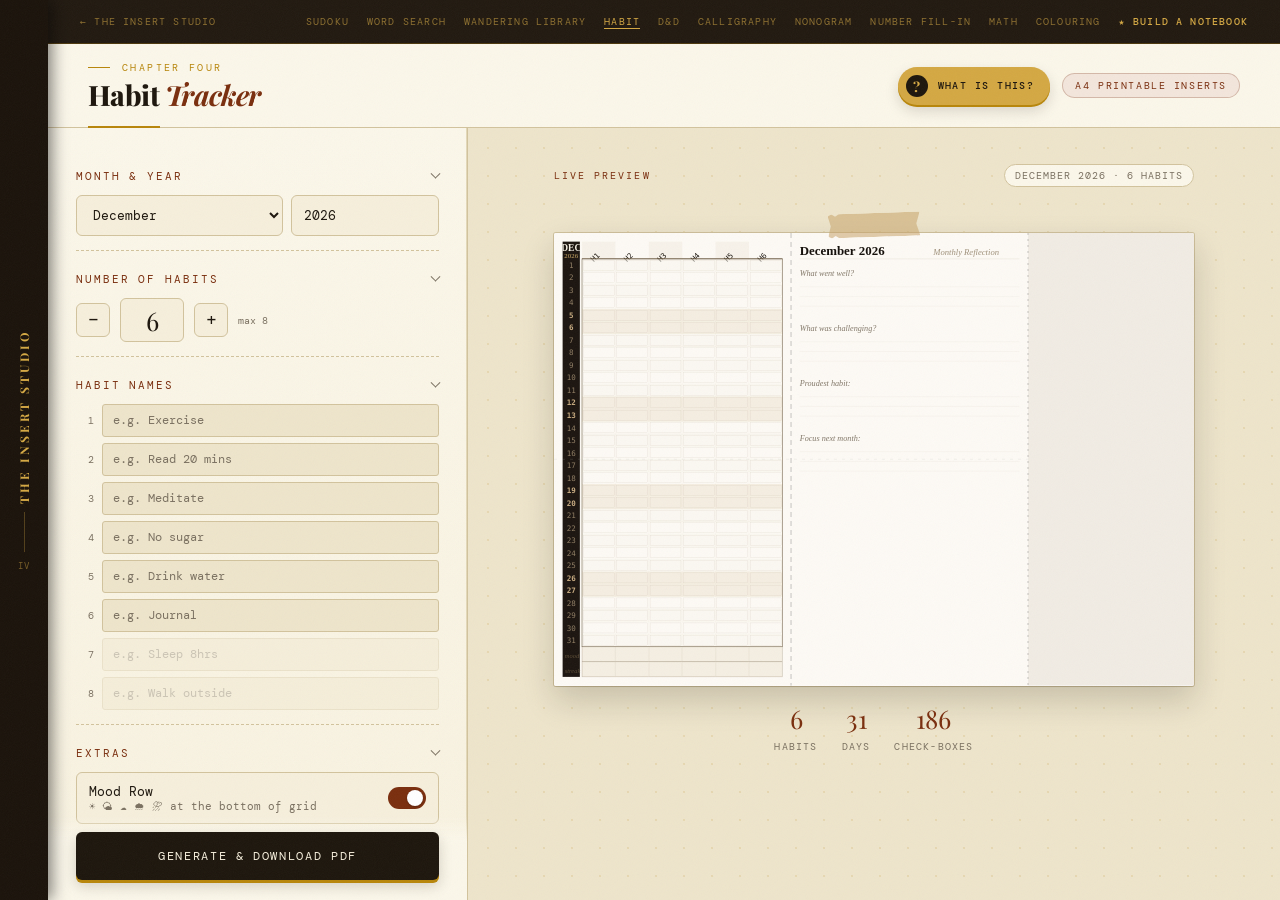
<file: habit/index.html>
<!DOCTYPE html>
<html lang="en">
<head>
<meta charset="UTF-8">
<meta name="viewport" content="width=device-width, initial-scale=1.0">
<title>TN Habit Tracker</title>
<script src="../assets/jspdf.umd.min.js"></script>
<script src="../assets/pdf-kit.js"></script>
<link href="https://fonts.googleapis.com/css2?family=Playfair+Display:ital,wght@0,400;0,700;0,900;1,400;1,700&family=DM+Mono:wght@300;400;500&family=IM+Fell+English:ital@0;1&family=Cormorant+Garamond:ital,wght@0,300;0,400;0,600;1,300;1,400&display=swap" rel="stylesheet">
<link rel="icon" type="image/svg+xml" href="../assets/favicon.svg">
<link rel="stylesheet" href="../assets/tokens.css">
<link rel="stylesheet" href="../assets/studio.css">
<script src="../assets/studio.js" defer></script>
<style>
/* habit-specific styles; shared styles live in ../assets/studio.css */
.month-row { display: grid; grid-template-columns: 1.4fr 1fr; gap: 8px; }
/* Habit inputs */
.habit-inputs { display: flex; flex-direction: column; gap: 6px; }
.habit-input-row { display: flex; align-items: center; gap: 8px; }
.habit-num { font-size: 0.62rem; color: var(--muted); min-width: 18px; text-align: right; }
.habit-input { flex: 1; font-family: 'DM Mono', monospace; font-size: 0.72rem; color: var(--ink); border: 1.5px solid var(--rule); border-radius: 3px; background: var(--cream); padding: 8px 10px; outline: none; transition: border-color 0.12s; }
.habit-input:focus { border-color: var(--accent); }
.habit-input::placeholder { color: var(--muted); }
.habit-input:disabled { opacity: 0.35; cursor: not-allowed; }
/* Count */
/* Toggle row */
/* Duplex banner */
/* Generate */
/* Preview */
/* Modal */
</style>
</head>
<body>

 <nav class="topbar" data-tool="habit"><a href="../">← The Insert Studio</a></nav>

<header>
  <div class="logo">Habit <em>Tracker</em></div>
  <div class="header-tag">A4 Printable Inserts</div>
</header>

<main>
  <aside class="settings-panel">
    <div class="settings-inner">

      <!-- Month & Year -->
      <div class="section">
        <div class="section-title">Month & Year</div>
        <div class="month-row">
          <select id="monthSelect" class="text-input">
            <option value="January">January</option><option value="February">February</option>
            <option value="March">March</option><option value="April">April</option>
            <option value="May">May</option><option value="June">June</option>
            <option value="July">July</option><option value="August">August</option>
            <option value="September">September</option><option value="October">October</option>
            <option value="November">November</option><option value="December">December</option>
          </select>
          <input type="number" id="yearInput" class="text-input" value="2026" min="2020" max="2099" placeholder="Year">
        </div>
      </div>

      <!-- Number of habits -->
      <div class="section">
        <div class="section-title">Number of Habits</div>
        <div class="count-row">
          <button class="count-btn" id="decHabits">−</button>
          <input type="number" id="habitCount" class="count-input" value="6" min="1" max="8">
          <button class="count-btn" id="incHabits">+</button>
          <span class="count-hint">max 8</span>
        </div>
      </div>

      <!-- Habit names -->
      <div class="section">
        <div class="section-title">Habit Names</div>
        <div class="habit-inputs" id="habitInputs"></div>
      </div>

      <!-- Extras -->
      <div class="section">
        <div class="section-title">Extras</div>
        <div style="display:flex;flex-direction:column;gap:8px;">
          <div class="toggle-row" id="toggleMood" onclick="toggle('mood')">
            <div><div class="toggle-label">Mood Row</div><div class="toggle-sub">☀️ 🌤 ☁️ 🌧 ⛈ at the bottom of grid</div></div>
            <div class="toggle on" id="toggle-mood"></div>
          </div>
          <div class="toggle-row" id="toggleNotes" onclick="toggle('notes')">
            <div><div class="toggle-label">Notes Panel</div><div class="toggle-sub">Right panel with reflection prompts</div></div>
            <div class="toggle on" id="toggle-notes"></div>
          </div>
          <div class="toggle-row" id="toggleStreak" onclick="toggle('streak')">
            <div><div class="toggle-label">Streak Counter</div><div class="toggle-sub">A box under each habit for its longest run</div></div>
            <div class="toggle on" id="toggle-streak"></div>
          </div>
        </div>
      </div>

      <!-- Pages -->
      <div class="section">
        <div class="section-title">Number of Copies</div>
        <div class="count-row">
          <button class="count-btn" id="decPages">−</button>
          <input type="number" id="pageCount" class="count-input" value="1" min="1" max="99">
          <button class="count-btn" id="incPages">+</button>
          <span class="count-hint" id="pageHint">= 1 month</span>
        </div>
      </div>

      <!-- Font -->
      <div class="section">
        <div class="section-title">Font Style</div>
        <div class="radio-group cols-2">
          <label class="radio-option"><input type="radio" name="font" value="studio" checked><span class="radio-btn"><span class="rb-title" style="font-family:'DM Mono',monospace">Studio</span><span class="rb-sub">site look</span></span></label>
          <label class="radio-option"><input type="radio" name="font" value="helvetica"><span class="radio-btn"><span class="rb-title" style="font-family:sans-serif">Classic</span><span class="rb-sub">clean</span></span></label>
          <label class="radio-option"><input type="radio" name="font" value="times"><span class="radio-btn"><span class="rb-title" style="font-family:serif">Serif</span><span class="rb-sub">elegant</span></span></label>
          <label class="radio-option"><input type="radio" name="font" value="courier"><span class="radio-btn"><span class="rb-title" style="font-family:monospace">Mono</span><span class="rb-sub">typewriter</span></span></label>
        </div>
      </div>

      <!-- Printer -->
      <div class="section">
        <div class="section-title">Printer</div>
        <div id="duplexBanner" class="duplex-banner manual">
          <span>⚠</span>
          <span>Two PDFs will be generated — Side 1 first, then Side 2 after reinserting. <a href="#" id="duplexOverride" style="color:var(--accent)">My printer supports duplex →</a></span>
        </div>
      </div>

    </div>
    <div class="settings-footer">
      <button class="generate-btn" id="generateBtn">Generate & Download PDF</button>
      <div class="progress" id="progress">
        <div class="progress-track"><div class="progress-fill" id="progressFill"></div></div>
        <div class="progress-text" id="progressText">Building your tracker...</div>
      </div>
    </div>
  </aside>

  <!-- Preview -->
  <section class="preview-panel">
    <div class="preview-header">
      <span class="preview-label">Live Preview</span>
      <span class="preview-badge" id="previewBadge">January 2026 · 6 Habits</span>
    </div>
    <div class="preview-sheet"><canvas id="previewCanvas"></canvas></div>
    <div class="preview-info">
      <div class="preview-stat"><span class="preview-stat-val" id="statHabits">6</span><span class="preview-stat-label">Habits</span></div>
      <div class="preview-stat"><span class="preview-stat-val" id="statDays">31</span><span class="preview-stat-label">Days</span></div>
      <div class="preview-stat"><span class="preview-stat-val" id="statCells">186</span><span class="preview-stat-label">Check-boxes</span></div>
    </div>
  </section>
</main>

<!-- Modal -->
<div class="modal-overlay" id="modalOverlay">
  <div class="modal">
    <div class="modal-title">Two-step printing</div>
    <div class="modal-sub">Manual duplex</div>
    <div id="modalSteps"></div>
    <div class="modal-actions">
      <button class="modal-btn" id="modalBtn1">Download Side 1</button>
      <button class="modal-btn ghost" id="modalClose">Close</button>
    </div>
  </div>
</div>

<script>
const { jsPDF } = window.jspdf;

// ── State ──────────────────────────────────────────────────────────────────────
let duplexSupported = false;
let generatedDoc = null;
const toggleState = { mood: true, notes: true, streak: true };

const generateBtn  = document.getElementById('generateBtn');
const progress     = document.getElementById('progress');
const progressFill = document.getElementById('progressFill');
const progressText = document.getElementById('progressText');
const duplexBanner = document.getElementById('duplexBanner');
const modalOverlay = document.getElementById('modalOverlay');
const modalBtn1    = document.getElementById('modalBtn1');
const modalClose   = document.getElementById('modalClose');

// ── Helpers ────────────────────────────────────────────────────────────────────
const getFont    = () => document.querySelector('input[name="font"]:checked')?.value || 'studio';
const getMonth   = () => document.getElementById('monthSelect').value;
const getYear    = () => parseInt(document.getElementById('yearInput').value) || 2026;
const getHabitCount = () => Math.min(8, Math.max(1, parseInt(document.getElementById('habitCount').value) || 6));
const getPageCount  = () => Math.max(1, parseInt(document.getElementById('pageCount').value) || 1);

function getDaysInMonth(month, year) {
  const months = ['January','February','March','April','May','June','July','August','September','October','November','December'];
  return new Date(year, months.indexOf(month) + 1, 0).getDate();
}

function getHabitNames() {
  const names = [];
  for (let i = 1; i <= 8; i++) {
    const el = document.getElementById(`habit-${i}`);
    names.push(el ? el.value.trim() : '');
  }
  return names;
}

// ── Toggle ─────────────────────────────────────────────────────────────────────
function toggle(key) {
  toggleState[key] = !toggleState[key];
  const el = document.getElementById(`toggle-${key}`);
  el.classList.toggle('on', toggleState[key]);
  updatePreview();
}

// ── Habit input rows ───────────────────────────────────────────────────────────
const HABIT_PLACEHOLDERS = [
  'e.g. Exercise','e.g. Read 20 mins','e.g. Meditate',
  'e.g. No sugar','e.g. Drink water','e.g. Journal',
  'e.g. Sleep 8hrs','e.g. Walk outside'
];

function renderHabitInputs() {
  const count = getHabitCount();
  const container = document.getElementById('habitInputs');
  const existing = {};
  for (let i = 1; i <= 8; i++) {
    const el = document.getElementById(`habit-${i}`);
    if (el) existing[i] = el.value;
  }
  container.innerHTML = '';
  for (let i = 1; i <= 8; i++) {
    const row = document.createElement('div');
    row.className = 'habit-input-row';
    row.innerHTML = `
      <span class="habit-num">${i}</span>
      <input type="text" id="habit-${i}" class="habit-input"
        placeholder="${HABIT_PLACEHOLDERS[i-1]}"
        maxlength="22"
        ${i > count ? 'disabled' : ''}
        value="${existing[i] || ''}">`;
    container.appendChild(row);
    document.getElementById(`habit-${i}`).addEventListener('input', updatePreview);
  }
}

// ── UI wiring ──────────────────────────────────────────────────────────────────
document.getElementById('decHabits').addEventListener('click', () => {
  const el = document.getElementById('habitCount');
  el.value = Math.max(1, parseInt(el.value) - 1);
  renderHabitInputs(); updatePreview();
});
document.getElementById('incHabits').addEventListener('click', () => {
  const el = document.getElementById('habitCount');
  el.value = Math.min(8, parseInt(el.value) + 1);
  renderHabitInputs(); updatePreview();
});
document.getElementById('decPages').addEventListener('click', () => {
  const el = document.getElementById('pageCount');
  el.value = Math.max(1, parseInt(el.value) - 1);
  updatePageHint(); updatePreview();
});
document.getElementById('incPages').addEventListener('click', () => {
  const el = document.getElementById('pageCount');
  el.value = parseInt(el.value) + 1;
  updatePageHint(); updatePreview();
});
document.getElementById('pageCount').addEventListener('input', () => { updatePageHint(); updatePreview(); });
document.getElementById('habitCount').addEventListener('input', () => { renderHabitInputs(); updatePreview(); });
document.getElementById('monthSelect').addEventListener('change', updatePreview);
document.getElementById('yearInput').addEventListener('input', updatePreview);
document.querySelectorAll('input[type=radio]').forEach(el => el.addEventListener('change', updatePreview));

function updatePageHint() {
  const p = getPageCount();
  document.getElementById('pageHint').textContent = `= ${p} month${p > 1 ? 's' : ''}`;
}

duplexBanner.addEventListener('click', e => {
  if (e.target.id === 'duplexOverride') {
    e.preventDefault();
    duplexSupported = true;
    duplexBanner.className = 'duplex-banner supported';
    duplexBanner.innerHTML = '<span>✓</span><span>Duplex enabled — one combined PDF.</span>';
  }
});

modalClose.addEventListener('click', () => modalOverlay.classList.remove('visible'));
modalOverlay.addEventListener('click', e => { if (e.target === modalOverlay) modalOverlay.classList.remove('visible'); });

function setProgress(pct, text) { progressFill.style.width = pct + '%'; progressText.textContent = text; }

// ── PDF DRAWING ────────────────────────────────────────────────────────────────
const MONTHS_PDF = ['January','February','March','April','May','June','July','August','September','October','November','December'];
const HB_SAGE = PDFKit.COLORS.sage;
const HB_TINT = [236, 241, 231];   // pale sage for weekend rows

function drawHabitPage(doc, px, py, pw, ph, config, number) {
  const { month, year, habits, font, showMood, showStreak } = config;
  const C = PDFKit.COLORS;
  const days = getDaysInMonth(month, year);
  const habitCount = habits.length;
  const top = PDFKit.header(doc, px, py, pw, {
    eyebrow: `The Insert Studio · ${month} ${year}`, title: 'Habit', accent: 'Tracker', number, accentColor: HB_SAGE
  });
  const bottom = PDFKit.footer(doc, px, py, pw, ph, { number, accentColor: HB_SAGE });
  const G = PDFKit.family(font);
  const m = 6;

  const dayW = 7;    // day-number column
  const labelH = 9;  // habit name row height
  const rowH = 6;                                                    // height of the mood / streak rows
  const extraH = (showMood ? rowH + 1 : 0) + (showStreak ? rowH + 1 : 0);
  const availW = pw - m*2 - dayW;
  const availH = bottom - top - labelH - extraH - 1;
  const cellW = availW / habitCount;
  const cellH = Math.min(availH / days, 6);
  const actualGridH = cellH * days;

  const gx = px + m + dayW;
  const gy = top + labelH;

  // ── Habit name columns (angled) ──
  for (let i = 0; i < habitCount; i++) {
    const cx = gx + i * cellW;
    PDFKit.set(doc, G, 'normal', Math.min(4.6, cellW * 0.4 / 0.3528 * 0.4), C.ink);
    const raw = habits[i] || `H${i+1}`;
    let label = raw;
    while (doc.getTextWidth(label) > Math.max(cellW * 1.6, 12) && label.length > 2) label = label.slice(0,-1);
    if (label !== raw) label += '.';
    doc.text(label, cx + cellW * 0.35, gy - 1.2, { angle: 40 });
  }

  doc.setDrawColor(...C.ink); doc.setLineWidth(0.4);
  doc.line(gx, gy, gx + habitCount * cellW, gy);

  // ── Day rows ──
  for (let d = 0; d < days; d++) {
    const ry = gy + d * cellH;
    const dayNum = d + 1;
    const dow = new Date(year, MONTHS_PDF.indexOf(month), dayNum).getDay();
    const isWeekend = dow === 0 || dow === 6;
    if (isWeekend) {
      doc.setFillColor(HB_TINT[0], HB_TINT[1], HB_TINT[2]);
      doc.rect(gx, ry, habitCount * cellW, cellH, 'F');
    }
    PDFKit.set(doc, G, isWeekend ? 'bold' : 'normal', Math.min(5.2, Math.max(3.6, cellH * 2.835 * 0.62)), isWeekend ? HB_SAGE : C.muted);
    doc.text(String(dayNum), gx - 1.6, ry + cellH * 0.5 + 0.9 * Math.min(1, cellH / 4), { align: 'right' });

    const bp = Math.min(cellW * 0.1, cellH * 0.1, 0.8);
    doc.setDrawColor(...C.tan); doc.setLineWidth(0.15);
    for (let h = 0; h < habitCount && cellH >= 3.5; h++) {
      doc.rect(gx + h*cellW + bp, ry + bp, cellW - bp*2, cellH - bp*2);
    }
  }

  // ── Grid lines ──
  doc.setDrawColor(...C.tan); doc.setLineWidth(0.1);
  const boxed = cellH >= 3.5;   // cells already drawn as boxes
  for (let h = 0; h <= habitCount && !boxed; h++) doc.line(gx + h*cellW, gy, gx + h*cellW, gy + actualGridH);
  for (let d = 0; d <= days; d++) {
    if (boxed && d % 7 !== 0) continue;
    if (d % 7 === 0) { doc.setDrawColor(...C.muted); doc.setLineWidth(0.2); }
    else { doc.setDrawColor(...C.tan); doc.setLineWidth(0.1); }
    doc.line(gx, gy + d*cellH, gx + habitCount*cellW, gy + d*cellH);
  }
  doc.setDrawColor(...C.ink); doc.setLineWidth(0.4);
  doc.rect(gx, gy, habitCount * cellW, actualGridH);

  // ── Mood row and streak row: one box per habit under the grid ──
  let sy = gy + actualGridH + 1;
  const boxRow = (label) => {
    PDFKit.set(doc, PDFKit.serif(), 'italic', 5.5, HB_SAGE);
    doc.text(label, gx - 1.6, sy + rowH * 0.62, { align: 'right' });
    doc.setDrawColor(...C.tan); doc.setLineWidth(0.15);
    for (let h = 0; h < habitCount; h++) doc.rect(gx + h*cellW + 0.4, sy + 0.4, cellW - 0.8, rowH - 0.8);
    doc.setDrawColor(...C.ink); doc.setLineWidth(0.3);
    doc.rect(gx, sy, habitCount*cellW, rowH);
    sy += rowH + 1;
  };
  if (showMood) boxRow('mood');
  if (showStreak) boxRow('streak');
}

function drawNotesPanel(doc, px, py, pw, ph, config, number) {
  const { month, year, font } = config;
  const C = PDFKit.COLORS;
  const m = 6;
  const iw = pw - m*2;
  const top = PDFKit.header(doc, px, py, pw, {
    eyebrow: `The Insert Studio · ${month} ${year}`, title: 'Monthly', accent: 'Reflection', number, accentColor: HB_SAGE
  });
  const bottom = PDFKit.footer(doc, px, py, pw, ph, { number, accentColor: HB_SAGE });
  const Q = font === 'studio' ? PDFKit.serif() : font;     // prompt face
  const L = font === 'studio' ? PDFKit.mono() : font;      // label face

  let cy = top + 5;
  const prompts = [
    { q: 'What went well this month?', lines: 4 },
    { q: 'What was challenging?', lines: 3 },
    { q: 'Habit I\'m most proud of:', lines: 2 },
    { q: 'Focus for next month:', lines: 3 },
  ];
  const lineGap = 4.8;
  const statsH = 16;
  for (const { q, lines } of prompts) {
    if (cy + lines * lineGap + 12 > bottom) break;
    PDFKit.set(doc, Q, 'italic', 7, C.ink);
    doc.text(q, px + m, cy);
    cy += 5;
    doc.setDrawColor(...C.rule); doc.setLineWidth(0.2);
    for (let l = 0; l < lines; l++) doc.line(px + m, cy + l * lineGap, px + pw - m, cy + l * lineGap);
    cy += lines * lineGap + 8;
  }

  const statsY = bottom - statsH - 1;
  if (cy < statsY - 8) {
    PDFKit.set(doc, L, 'normal', 4.6, HB_SAGE);
    PDFKit.text(doc, 'MONTH AT A GLANCE', px + pw/2, statsY - 3, { align: 'center' }, 0.6);
    const bw = (iw - 8) / 3;
    ['Best day', 'Perfect days', 'Overall'].forEach((label, i) => {
      const bx = px + m + i * (bw + 4);
      doc.setDrawColor(...C.tan); doc.setLineWidth(0.25);
      doc.rect(bx, statsY, bw, statsH);
      PDFKit.set(doc, L, 'normal', 4.6, C.muted);
      doc.text(label, bx + bw/2, statsY + statsH - 2.5, { align: 'center' });
    });
  }
}

// ── Layout engine ──────────────────────────────────────────────────────────────
function buildDoc(config) {
  const doc = new jsPDF({ orientation: 'landscape', unit: 'mm', format: 'a4' });
  PDFKit.register(doc);
  const { pages, showNotes } = config;
  const label = `${config.month} ${config.year}`;

  for (let p = 0; p < pages; p++) {
    if (p > 0) doc.addPage();

    const H = 210, colW = 110;
    drawHabitPage(doc, 0, 0, colW, H, config, 1);
    if (showNotes) drawNotesPanel(doc, colW, 0, colW, H, config, 2);
    else drawHabitPage(doc, colW, 0, colW, H, config, 2);
    PDFKit.marks(doc, 'regular', { label });
  }
  return doc;
}

// ── Generate ───────────────────────────────────────────────────────────────────
generateBtn.addEventListener('click', async () => {
  generateBtn.disabled = true;
  progress.classList.add('visible');
  setProgress(30, 'Building tracker...');
  await new Promise(r => setTimeout(r, 80));

  const config = {
    month: getMonth(), year: getYear(),
    habits: getHabitNames().slice(0, getHabitCount()),
    font: getFont(),
    pages: getPageCount(),
    showMood: toggleState.mood,
    showNotes: toggleState.notes,
    showStreak: toggleState.streak,
  };

  setProgress(70, 'Drawing pages...');
  await new Promise(r => setTimeout(r, 80));
  await PDFKit.preload();
  const doc = buildDoc(config);

  const slug = `${config.month.toLowerCase()}-${config.year}`;

  setProgress(100, 'Done!');
  await new Promise(r => setTimeout(r, 300));

  if (duplexSupported) {
    doc.save(`habit-tracker-${slug}.pdf`);
  } else {
    generatedDoc = { doc, slug };
    showManualModal();
  }

  generateBtn.disabled = false;
  progress.classList.remove('visible');
  progressFill.style.width = '0%';
});

function showManualModal() {
  document.getElementById('modalSteps').innerHTML = `
    <div class="step"><div class="step-num">1</div><div class="step-text">Click <strong>Download</strong> — the habit tracker is a single-sided insert, no duplex needed!</div></div>
    <div class="step"><div class="step-num">2</div><div class="step-text">Print in <strong>landscape</strong> orientation on A4.</div></div>
    <div class="step"><div class="step-num">3</div><div class="step-text"><strong>Fold at 110mm, cut at 220mm</strong>.</div></div>`;
  modalBtn1.textContent = 'Download PDF';
  modalBtn1.onclick = () => {
    generatedDoc.doc.save(`habit-tracker-${generatedDoc.slug}.pdf`);
    document.querySelectorAll('#modalSteps .step-num').forEach(el => { el.classList.add('done'); el.textContent = '✓'; });
    modalBtn1.textContent = '✓ Done!'; modalBtn1.disabled = true;
  };
  modalOverlay.classList.add('visible');
}

// ── PREVIEW ────────────────────────────────────────────────────────────────────
function updatePreview() {
  const month = getMonth(), year = getYear();
  const habitCount = getHabitCount();
  const days = getDaysInMonth(month, year);

  document.getElementById('previewBadge').textContent = `${month} ${year} · ${habitCount} Habits`;
  document.getElementById('statHabits').textContent = habitCount;
  document.getElementById('statDays').textContent = days;
  document.getElementById('statCells').textContent = habitCount * days;

  const canvas = document.getElementById('previewCanvas');
  const rect = canvas.parentElement.getBoundingClientRect();
  const W = rect.width, H = rect.height;
  if (!W || !H) { setTimeout(updatePreview, 150); return; }
  canvas.style.width = W + 'px'; canvas.style.height = H + 'px';
  canvas.width = Math.round(W * devicePixelRatio);
  canvas.height = Math.round(H * devicePixelRatio);
  const ctx = canvas.getContext('2d');
  ctx.scale(devicePixelRatio, devicePixelRatio);
  ctx.fillStyle = '#fdfaf5'; ctx.fillRect(0, 0, W, H);

  const scale = W / 297;
  drawHabitPreview(ctx, W, H, scale, month, year, habitCount, days);
}

function drawHabitPreview(ctx, W, H, scale, month, year, habitCount, days) {
  const colW = 110 * scale;

  // Left panel — grid
  drawGridPanel(ctx, 0, 0, colW, H, scale, month, year, habitCount, days);

  // Right panel — notes or second grid
  if (toggleState.notes) {
    drawNotesPreview(ctx, colW, 0, colW, H, scale, month, year);
  } else {
    drawGridPanel(ctx, colW, 0, colW, H, scale, month, year, habitCount, days);
  }

  // Fold/cut lines
  ctx.strokeStyle = 'rgba(100,100,100,0.45)'; ctx.lineWidth = 0.8;
  ctx.setLineDash([5,4]); ctx.beginPath(); ctx.moveTo(colW,0); ctx.lineTo(colW,H); ctx.stroke();
  ctx.setLineDash([2,4]); ctx.strokeStyle = 'rgba(80,80,80,0.45)';
  ctx.beginPath(); ctx.moveTo(2*colW,0); ctx.lineTo(2*colW,H); ctx.stroke();
  ctx.setLineDash([]);
  ctx.fillStyle = 'rgba(218,210,195,0.35)'; ctx.fillRect(2*colW, 0, W-2*colW, H);
  ctx.setLineDash([3,5]); ctx.strokeStyle='rgba(180,180,180,0.4)'; ctx.lineWidth=0.4;
  ctx.beginPath(); ctx.moveTo(0,H/2); ctx.lineTo(2*colW,H/2); ctx.stroke();
  ctx.setLineDash([]);
}

function drawGridPanel(ctx, px, py, pw, ph, scale, month, year, habitCount, days) {
  const MONTHS = ['January','February','March','April','May','June','July','August','September','October','November','December'];
  const m = 4*scale;
  ctx.fillStyle = '#fdfaf5'; ctx.fillRect(px, py, pw, ph);

  const titleW = 9*scale;
  const labelH = 8*scale;
  const moodRowH = toggleState.mood ? 7*scale : 0;
  const streakRowH = toggleState.streak ? 7*scale : 0;
  const availW = pw - m*2 - titleW;
  const availH = ph - m*2 - labelH - moodRowH - streakRowH;
  const cellW = availW / habitCount;
  const cellH = Math.min(availH / days, 6*scale);
  const actualGridH = cellH * days;
  const gx = px + m + titleW;
  const gy = py + m + labelH;

  // Dark title strip
  ctx.fillStyle = '#1c1510';
  ctx.fillRect(px+m, py+m, titleW-scale, ph-m*2);

  // Month label rotated — contained within dark strip width
  ctx.save();
  ctx.rect(px+m, py+m, titleW-scale, ph-m*2); // clip to strip
  ctx.clip();
  // month and year sit at the top of the strip (the day numbers use the rest), as in the PDF
  const mcx = px + m + (titleW - scale) / 2;
  ctx.textAlign = 'center'; ctx.textBaseline = 'middle';
  ctx.font = `bold ${4.4*scale}px serif`; ctx.fillStyle = '#f5f0e4';
  ctx.fillText(month.slice(0,3).toUpperCase(), mcx, py + m + 3.4*scale);
  ctx.font = `${3.2*scale}px serif`; ctx.fillStyle = '#d4af69';
  ctx.fillText(String(year), mcx, py + m + 6.6*scale);
  ctx.restore();
  ctx.textAlign = 'left'; ctx.textBaseline = 'alphabetic';

  // Habit name headers (angled)
  const habitNames = getHabitNames().slice(0, habitCount);
  for (let i = 0; i < habitCount; i++) {
    const cx = gx + i*cellW;
    if (i%2===0) { ctx.fillStyle='rgba(245,240,230,0.7)'; ctx.fillRect(cx,py+m,cellW,labelH); }
    ctx.save();
    ctx.translate(cx + cellW/2, py+m+labelH-2*scale);
    ctx.rotate(-Math.PI/4);
    ctx.font = `${Math.min(3.5,cellW*0.38)*scale}px monospace`;
    ctx.fillStyle = '#1c160f';
    ctx.textAlign = 'right'; ctx.textBaseline = 'middle';
    const lbl = (habitNames[i] || `H${i+1}`).slice(0,8);
    ctx.fillText(lbl, 0, 0);
    ctx.restore();
  }
  ctx.textAlign = 'left'; ctx.textBaseline = 'alphabetic';

  // Header rule
  ctx.strokeStyle = 'rgba(80,60,35,0.6)'; ctx.lineWidth = 0.5*scale;
  ctx.beginPath(); ctx.moveTo(gx,gy); ctx.lineTo(gx+habitCount*cellW,gy); ctx.stroke();

  // Day rows
  for (let d = 0; d < days; d++) {
    const ry = gy + d*cellH;
    const dow = new Date(year, MONTHS.indexOf(month), d+1).getDay();
    const isWeekend = dow===0||dow===6;

    if (isWeekend) { ctx.fillStyle='rgba(242,234,218,0.7)'; ctx.fillRect(gx,ry,habitCount*cellW,cellH); }
    else if (d%2===0) { ctx.fillStyle='rgba(250,247,240,0.5)'; ctx.fillRect(gx,ry,habitCount*cellW,cellH); }

    // Day number — centered inside strip, never touching grid
    const dayFS = Math.min(3.5, cellH*0.6)*scale;
    ctx.font = `${isWeekend ? 'bold ' : ''}${dayFS}px monospace`;
    ctx.fillStyle = isWeekend ? 'rgba(210,180,135,0.95)' : 'rgba(165,145,115,0.85)';
    ctx.textAlign = 'center';
    ctx.fillText(String(d+1), px+m+(titleW-scale)*0.5, ry+cellH*0.72);
    ctx.textAlign = 'left';

    // Checkboxes
    const bp = Math.min(cellW*0.1, cellH*0.1);
    for (let h=0; h<habitCount; h++) {
      ctx.strokeStyle='rgba(180,165,140,0.5)'; ctx.lineWidth=0.2;
      ctx.strokeRect(gx+h*cellW+bp, ry+bp, cellW-bp*2, cellH-bp*2);
    }
  }

  // Grid lines
  ctx.strokeStyle='rgba(210,195,170,0.4)'; ctx.lineWidth=0.15;
  for (let h=0;h<=habitCount;h++) { ctx.beginPath();ctx.moveTo(gx+h*cellW,gy);ctx.lineTo(gx+h*cellW,gy+actualGridH);ctx.stroke(); }
  for (let d=0;d<=days;d++) {
    ctx.lineWidth = d%7===0 ? 0.3 : 0.12;
    ctx.beginPath();ctx.moveTo(gx,gy+d*cellH);ctx.lineTo(gx+habitCount*cellW,gy+d*cellH);ctx.stroke();
  }

  // Outer border
  ctx.strokeStyle='rgba(80,60,35,0.75)'; ctx.lineWidth=0.6;
  ctx.strokeRect(gx, gy, habitCount*cellW, actualGridH);

  // Mood row and streak row
  let sy = gy+actualGridH;
  const boxRow = (label, rowH) => {
    ctx.fillStyle='rgba(240,232,215,0.6)'; ctx.fillRect(gx,sy,habitCount*cellW,rowH);
    ctx.font=`italic ${3*scale}px serif`; ctx.fillStyle='rgba(120,100,70,0.7)';
    ctx.fillText(label, px+m+scale, sy+rowH*0.72);
    for (let h=0;h<habitCount;h++) {
      ctx.strokeStyle='rgba(180,165,140,0.4)'; ctx.lineWidth=0.15;
      ctx.strokeRect(gx+h*cellW+0.4,sy+0.4,cellW-0.8,rowH-0.8);
    }
    ctx.strokeStyle='rgba(100,80,55,0.5)'; ctx.lineWidth=0.3;
    ctx.strokeRect(gx,sy,habitCount*cellW,rowH);
    sy += rowH;
  };
  if (toggleState.mood) boxRow('mood', moodRowH);
  if (toggleState.streak) boxRow('streak', streakRowH);
}

function drawNotesPreview(ctx, px, py, pw, ph, scale, month, year) {
  const m = 4*scale;
  ctx.fillStyle = '#fdfaf5'; ctx.fillRect(px, py, pw, ph);
  ctx.font=`bold ${6*scale}px serif`; ctx.fillStyle='#140f0a';
  ctx.fillText(`${month} ${year}`, px+m, py+m+6*scale);
  ctx.font=`italic ${4*scale}px serif`; ctx.fillStyle='rgba(120,100,70,0.7)';
  ctx.fillText('Monthly Reflection', px+pw-m-40*scale, py+m+6*scale);
  ctx.strokeStyle='rgba(180,165,140,0.5)'; ctx.lineWidth=0.3;
  ctx.beginPath(); ctx.moveTo(px+m,py+m+8*scale); ctx.lineTo(px+pw-m,py+m+8*scale); ctx.stroke();

  // Prompt stubs + lines
  const prompts = ['What went well?','What was challenging?','Proudest habit:','Focus next month:'];
  let cy = py+m+16*scale;
  prompts.forEach(p => {
    ctx.font=`italic ${3.8*scale}px serif`; ctx.fillStyle='rgba(80,65,45,0.7)';
    ctx.fillText(p, px+m, cy); cy+=5*scale;
    for (let l=0;l<3;l++) {
      ctx.strokeStyle='rgba(200,185,160,0.45)'; ctx.lineWidth=0.2;
      ctx.beginPath(); ctx.moveTo(px+m,cy+l*4.5*scale); ctx.lineTo(px+pw-m,cy+l*4.5*scale); ctx.stroke();
    }
    cy+=3*4.5*scale+7*scale;
  });
}

// Init
renderHabitInputs();
setTimeout(updatePreview, 100); setTimeout(updatePreview, 500);
window.addEventListener('resize', updatePreview);

// Pre-select current month
const now = new Date();
document.getElementById('monthSelect').value = ['January','February','March','April','May','June','July','August','September','October','November','December'][now.getMonth()];
document.getElementById('yearInput').value = now.getFullYear();
updatePreview();
</script>
</body>
</html>
</file>
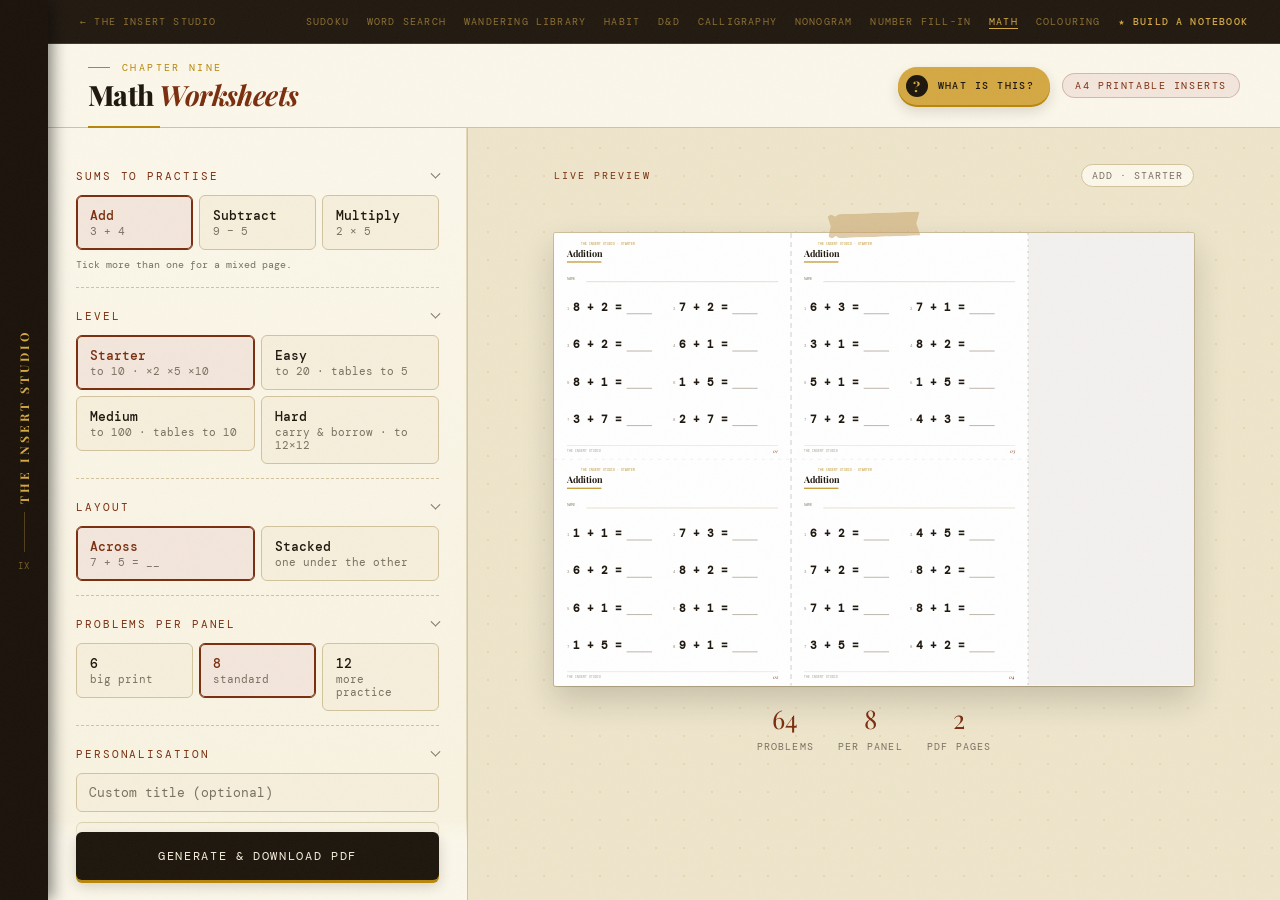
<file: math/index.html>
<!DOCTYPE html>
<html lang="en">
<head>
<meta charset="UTF-8">
<meta name="viewport" content="width=device-width, initial-scale=1.0">
<title>Math Worksheets — The Insert Studio</title>
<script src="../assets/jspdf.umd.min.js"></script>
<script src="../assets/pdf-kit.js"></script>
<script src="../assets/seed.js"></script>
<script src="math.js"></script>
<link rel="preconnect" href="https://fonts.googleapis.com">
<link href="https://fonts.googleapis.com/css2?family=Playfair+Display:ital,wght@0,400;0,700;0,900;1,400;1,700&family=DM+Mono:wght@300;400;500&family=IM+Fell+English:ital@0;1&family=Cormorant+Garamond:ital,wght@0,300;0,400;0,600;1,300;1,400&display=swap" rel="stylesheet">
<link rel="icon" type="image/svg+xml" href="../assets/favicon.svg">
<link rel="stylesheet" href="../assets/tokens.css">
<link rel="stylesheet" href="../assets/studio.css">
<script src="../assets/studio.js" defer></script>
<style>
/* math-specific styles; shared styles live in ../assets/studio.css */
.note { font-size: 0.62rem; line-height: 1.5; color: var(--muted); margin-top: 8px; }
@media (max-width: 860px) {
  main { grid-template-columns: 1fr; }
  header { padding: 20px 24px; }
}
</style>
</head>
<body>
<nav class="topbar" data-tool="math"><a href="../">← The Insert Studio</a></nav>

<header>
  <div class="logo">Math <em>Worksheets</em></div>
  <div class="header-tag">A4 Printable Inserts</div>
</header>

<main>
  <aside class="settings-panel">
    <div class="settings-inner">

      <!-- Operations -->
      <div class="section">
        <div class="section-title">Sums to practise</div>
        <div class="radio-group cols-3">
          <label class="radio-option">
            <input type="checkbox" name="op" value="add" checked>
            <span class="radio-btn"><span class="rb-title">Add</span><span class="rb-sub">3 + 4</span></span>
          </label>
          <label class="radio-option">
            <input type="checkbox" name="op" value="sub">
            <span class="radio-btn"><span class="rb-title">Subtract</span><span class="rb-sub">9 − 5</span></span>
          </label>
          <label class="radio-option">
            <input type="checkbox" name="op" value="mul">
            <span class="radio-btn"><span class="rb-title">Multiply</span><span class="rb-sub">2 × 5</span></span>
          </label>
        </div>
        <p class="note">Tick more than one for a mixed page.</p>
      </div>

      <!-- Level -->
      <div class="section">
        <div class="section-title">Level</div>
        <div class="radio-group cols-2">
          <label class="radio-option">
            <input type="radio" name="level" value="starter" checked>
            <span class="radio-btn"><span class="rb-title">Starter</span><span class="rb-sub">to 10 · ×2 ×5 ×10</span></span>
          </label>
          <label class="radio-option">
            <input type="radio" name="level" value="easy">
            <span class="radio-btn"><span class="rb-title">Easy</span><span class="rb-sub">to 20 · tables to 5</span></span>
          </label>
          <label class="radio-option">
            <input type="radio" name="level" value="medium">
            <span class="radio-btn"><span class="rb-title">Medium</span><span class="rb-sub">to 100 · tables to 10</span></span>
          </label>
          <label class="radio-option">
            <input type="radio" name="level" value="hard">
            <span class="radio-btn"><span class="rb-title">Hard</span><span class="rb-sub">carry &amp; borrow · to 12×12</span></span>
          </label>
        </div>
      </div>

      <!-- Layout -->
      <div class="section">
        <div class="section-title">Layout</div>
        <div class="radio-group cols-2">
          <label class="radio-option">
            <input type="radio" name="layout" value="horizontal" checked>
            <span class="radio-btn"><span class="rb-title">Across</span><span class="rb-sub">7 + 5 = __</span></span>
          </label>
          <label class="radio-option">
            <input type="radio" name="layout" value="vertical">
            <span class="radio-btn"><span class="rb-title">Stacked</span><span class="rb-sub">one under the other</span></span>
          </label>
        </div>
      </div>

      <!-- Size -->
      <div class="section">
        <div class="section-title">Problems per panel</div>
        <div class="radio-group cols-3">
          <label class="radio-option">
            <input type="radio" name="size" value="large">
            <span class="radio-btn"><span class="rb-title">6</span><span class="rb-sub">big print</span></span>
          </label>
          <label class="radio-option">
            <input type="radio" name="size" value="medium" checked>
            <span class="radio-btn"><span class="rb-title">8</span><span class="rb-sub">standard</span></span>
          </label>
          <label class="radio-option">
            <input type="radio" name="size" value="small">
            <span class="radio-btn"><span class="rb-title">12</span><span class="rb-sub">more practice</span></span>
          </label>
        </div>
      </div>

      <!-- Personalisation -->
      <div class="section">
        <div class="section-title">Personalisation</div>
        <div style="display:flex;flex-direction:column;gap:10px;">
          <input type="text" id="customTitle" class="text-input" placeholder="Custom title (optional)">
          <input type="text" id="childName" class="text-input" placeholder="Name to print on the page (optional)">
          <div class="radio-group cols-2">
            <label class="radio-option">
              <input type="radio" name="answers" value="none" checked>
              <span class="radio-btn"><span class="rb-title">No answers</span><span class="rb-sub">worksheets only</span></span>
            </label>
            <label class="radio-option">
              <input type="radio" name="answers" value="key">
              <span class="radio-btn"><span class="rb-title">Answer panels</span><span class="rb-sub">extra sheets at the end</span></span>
            </label>
          </div>
        </div>
      </div>

      <!-- Pages -->
      <div class="section">
        <div class="section-title">Number of Pages</div>
        <div class="count-row">
          <button class="count-btn" id="decBtn">−</button>
          <input type="number" id="countDisplay" class="count-input" value="1" min="1" max="99">
          <button class="count-btn" id="incBtn">+</button>
          <span class="count-hint" id="countHint">= 64 problems</span>
        </div>
      </div>

      <!-- Seed -->
      <div class="section">
        <div class="section-title">Seed</div>
        <div id="seedBox"></div>
      </div>

      <!-- Printer -->
      <div class="section">
        <div class="section-title">Printer</div>
        <div id="duplexBanner" class="duplex-banner manual">
          <span>⚠</span>
          <span>Two PDFs will be generated — Side 1 first, then Side 2 after reinserting the paper. <a href="#" id="duplexOverride" style="color:var(--accent);font-size:0.65rem;">My printer supports duplex →</a></span>
        </div>
      </div>

    </div>

    <div class="settings-footer">
      <button class="generate-btn" id="generateBtn">Generate &amp; Download PDF</button>
      <div class="progress" id="progress">
        <div class="progress-track"><div class="progress-fill" id="progressFill"></div></div>
        <div class="progress-text" id="progressText">Building worksheets...</div>
      </div>
    </div>
  </aside>

  <!-- Preview -->
  <section class="preview-panel">
    <div class="preview-header">
      <span class="preview-label">Live Preview</span>
      <span class="preview-badge" id="previewBadge">Add · Starter</span>
    </div>
    <div class="preview-sheet"><canvas id="previewCanvas"></canvas></div>
    <div class="preview-info">
      <div class="preview-stat">
        <span class="preview-stat-val" id="statProblems">64</span>
        <span class="preview-stat-label">Problems</span>
      </div>
      <div class="preview-stat">
        <span class="preview-stat-val" id="statPerPage">8</span>
        <span class="preview-stat-label">Per panel</span>
      </div>
      <div class="preview-stat">
        <span class="preview-stat-val" id="statSheets">2</span>
        <span class="preview-stat-label">PDF Pages</span>
      </div>
    </div>
  </section>
</main>

<!-- Modal -->
<div class="modal-overlay" id="modalOverlay">
  <div class="modal">
    <div class="modal-title">Two-step printing</div>
    <div class="modal-sub">No automatic duplex detected</div>
    <div id="modalSteps"></div>
    <div class="modal-actions">
      <button class="modal-btn" id="modalBtn1">Download Side 1</button>
      <button class="modal-btn ghost" id="modalClose">Close</button>
    </div>
  </div>
</div>

<script>
const { jsPDF } = window.jspdf;

// ── State ──────────────────────────────────────────────────────────────────────
let pageCount = 1;
let duplexSupported = false;
let generatedDocs = null;
let previewSeed = Seed.fresh();   // preview samples; reshuffled when settings change

const countInput  = document.getElementById('countDisplay');
const countHint   = document.getElementById('countHint');
const decBtn      = document.getElementById('decBtn');
const incBtn      = document.getElementById('incBtn');
const generateBtn = document.getElementById('generateBtn');
const progress    = document.getElementById('progress');
const progressFill= document.getElementById('progressFill');
const progressText= document.getElementById('progressText');
const duplexBanner= document.getElementById('duplexBanner');
const modalOverlay= document.getElementById('modalOverlay');
const modalBtn1   = document.getElementById('modalBtn1');
const modalClose  = document.getElementById('modalClose');

// ── Helpers ────────────────────────────────────────────────────────────────────
const checked  = (name, d) => document.querySelector(`input[name="${name}"]:checked`)?.value || d;
const getOps   = () => [...document.querySelectorAll('input[name="op"]:checked')].map(e => e.value);
const getLevel = () => checked('level', 'starter');
const getLayout= () => checked('layout', 'horizontal');
const getSize  = () => checked('size', 'medium');
const getAnswers = () => checked('answers', 'none');
const getTitle = () => document.getElementById('customTitle').value.trim();
const getName  = () => document.getElementById('childName').value.trim();
const perPanel = () => MathSheet.PER_PAGE[getSize()];
const settings = () => ({ ops: getOps(), level: getLevel(), layout: getLayout(), size: getSize() });

// ── UI ─────────────────────────────────────────────────────────────────────────
function updateStats() {
  pageCount = Math.max(1, Math.min(99, parseInt(countInput.value) || 1));
  const n = perPanel();
  countHint.textContent = `= ${pageCount * 8 * n} problems`;
  document.getElementById('statProblems').textContent = pageCount * 8 * n;
  document.getElementById('statPerPage').textContent = n;
  document.getElementById('statSheets').textContent = pageCount * 2 * (getAnswers() === 'key' ? 2 : 1);
}
function refresh(reshuffle) {
  if (reshuffle) previewSeed = Seed.fresh();
  updateStats(); updatePreview();
}

decBtn.addEventListener('click', () => { if (pageCount > 1) { countInput.value = pageCount - 1; refresh(); } });
incBtn.addEventListener('click', () => { countInput.value = pageCount + 1; refresh(); });
countInput.addEventListener('input', () => refresh());
document.querySelectorAll('input[name=op]').forEach(el => el.addEventListener('change', () => {
  if (!getOps().length) el.checked = true;          // always keep one operation ticked
  refresh(true);
}));
document.querySelectorAll('input[type=radio]').forEach(el => el.addEventListener('change', () => refresh(el.name !== 'answers')));
['customTitle', 'childName'].forEach(id => document.getElementById(id).addEventListener('input', () => updatePreview()));

// Duplex
duplexBanner.addEventListener('click', e => {
  if (e.target.id === 'duplexOverride') {
    e.preventDefault();
    duplexSupported = true;
    duplexBanner.className = 'duplex-banner supported';
    duplexBanner.innerHTML = '<span>✓</span><span>Duplex enabled — one combined PDF will be generated.</span>';
  }
});
modalClose.addEventListener('click', () => modalOverlay.classList.remove('visible'));
modalOverlay.addEventListener('click', e => { if (e.target === modalOverlay) modalOverlay.classList.remove('visible'); });

function setProgress(pct, text) {
  progressFill.style.width = pct + '%';
  progressText.textContent = text;
}

// ── Page content ───────────────────────────────────────────────────────────────
const seedUI = Seed.mount(document.getElementById('seedBox'));
let bookSeed = '';
const seedLabel = () => 'The Insert Studio' + (bookSeed ? ' · Seed ' + bookSeed : '');
const sheetTitle = () => getTitle() || MathSheet.title(getOps());
const levelLabel = () => MathSheet.LEVEL_LABEL[getLevel()];
const rgb = (c) => `rgb(${c[0]},${c[1]},${c[2]})`;

// ── PDF ────────────────────────────────────────────────────────────────────────
function drawMathPanel(doc, panel, ox, oy, pw, ph) {
  const C = PDFKit.COLORS;
  const top = PDFKit.header(doc, ox, oy, pw, {
    eyebrow: 'The Insert Studio · ' + levelLabel(),
    title: sheetTitle(), accent: panel.answers ? 'Answers' : '', number: panel.number, titleSize: 12
  });
  PDFKit.footer(doc, ox, oy, pw, ph, { number: panel.number, label: seedLabel() });
  for (const o of MathSheet.layout(panel.sheet, { getName: getName(), answers: panel.answers, top: top - oy })) {
    if (o.t === 'line') {
      doc.setDrawColor(...(C[o.c] || C.ink)); doc.setLineWidth(o.w);
      doc.line(ox + o.x1, oy + o.y1, ox + o.x2, oy + o.y2);
    } else {
      PDFKit.set(doc, PDFKit.mono(), o.bold ? 'bold' : 'normal', o.pt, C[o.c] || C.ink);
      doc.text(o.s, ox + o.x, oy + o.y, o.align ? { align: o.align } : undefined);
    }
  }
}

function drawSide(doc, panels, start, sideLabel, title) {
  const colW = 110, halfH = 105;
  for (const [col, row, idx] of [[0, 0, start], [0, 1, start + 1], [1, 0, start + 2], [1, 1, start + 3]]) {
    if (idx < panels.length) drawMathPanel(doc, panels[idx], col * colW, row * halfH, colW, halfH);
  }
  PDFKit.marks(doc, 'regular', { label: sideLabel, title, horizontal: true });
}

// panels: every worksheet panel, then (optionally) the matching answer panels. Eight panels per sheet.
function buildDoc(panels, sheets, sideFilter) {
  const doc = new jsPDF({ orientation: 'landscape', unit: 'mm', format: 'a4' });
  PDFKit.register(doc);
  const title = getTitle();
  const order = sideFilter === 'side2'
    ? Array.from({ length: sheets }, (_, i) => sheets - 1 - i)
    : Array.from({ length: sheets }, (_, i) => i);
  let first = true;
  for (const p of order) {
    for (const side of [1, 2]) {
      if (sideFilter === 'side1' && side === 2) continue;
      if (sideFilter === 'side2' && side === 1) continue;
      if (!first) doc.addPage(); first = false;
      drawSide(doc, panels, p * 8 + (side - 1) * 4, `Page ${p + 1} of ${sheets} - Side ${side}`, title);
    }
  }
  return doc;
}

// ── Generate ───────────────────────────────────────────────────────────────────
generateBtn.addEventListener('click', async () => {
  const pages = pageCount, total = pages * 8;
  generateBtn.disabled = true;
  progress.classList.add('visible');
  await PDFKit.preload();
  await new Promise(r => setTimeout(r, 50));

  bookSeed = Seed.begin(seedUI.value());
  const panels = [];
  for (let i = 0; i < total; i++) {
    setProgress(i / total * 80, `Making worksheet ${i + 1} of ${total}...`);
    if (i % 8 === 0) await new Promise(r => setTimeout(r, 0));
    Seed.at(bookSeed, i + 1);
    panels.push({ sheet: MathSheet.generate(settings()), answers: false, number: i + 1 });
  }
  Seed.free(); seedUI.used(bookSeed);
  if (getAnswers() === 'key') for (let i = 0; i < total; i++) panels.push({ sheet: panels[i].sheet, answers: true, number: i + 1 });
  const sheets = panels.length / 8;

  setProgress(90, 'Building PDF...');
  await new Promise(r => setTimeout(r, 50));
  const slug = getTitle().replace(/[^a-z0-9]/gi, '-').toLowerCase().replace(/-+/g, '-').replace(/^-|-$/g, '');
  const base = slug || `tn-math-${getOps().join('-')}-${getLevel()}`;

  if (duplexSupported) {
    buildDoc(panels, sheets, 'all').save(`${base}-${pages}pages.pdf`);
    setProgress(100, 'Done!');
  } else {
    generatedDocs = { panels, sheets, base };
    setProgress(100, 'Ready!');
    await new Promise(r => setTimeout(r, 300));
    showManualModal();
  }

  await new Promise(r => setTimeout(r, 300));
  generateBtn.disabled = false;
  progress.classList.remove('visible');
  progressFill.style.width = '0%';
});

function showManualModal() {
  document.getElementById('modalSteps').innerHTML = `
    <div class="step"><div class="step-num">1</div><div class="step-text">Click <strong>Download Side 1</strong> and print in <strong>landscape</strong>.</div></div>
    <div class="step"><div class="step-num">2</div><div class="step-text"><strong>Flip the stack face-down</strong> and reinsert into the paper tray.</div></div>
    <div class="step"><div class="step-num">3</div><div class="step-text">Click <strong>Download Side 2</strong> — pages are in reverse order so everything lines up.</div></div>`;

  modalBtn1.textContent = 'Download Side 1';
  modalBtn1.disabled = false;
  modalBtn1.onclick = () => {
    const { panels, sheets, base } = generatedDocs;
    buildDoc(panels, sheets, 'side1').save(`${base}-side1.pdf`);
    document.querySelectorAll('#modalSteps .step-num')[0].classList.add('done');
    document.querySelectorAll('#modalSteps .step-num')[0].textContent = '✓';
    modalBtn1.textContent = 'Download Side 2';
    modalBtn1.onclick = () => {
      buildDoc(panels, sheets, 'side2').save(`${base}-side2.pdf`);
      document.querySelectorAll('#modalSteps .step-num').forEach(el => { el.classList.add('done'); el.textContent = '✓'; });
      modalBtn1.textContent = '✓ All done!';
      modalBtn1.disabled = true;
    };
  };
  modalOverlay.classList.add('visible');
}

// ── Preview ────────────────────────────────────────────────────────────────────
// Same layout as the PDF, drawn on a canvas (1mm = `s` px)
function drawPanelPreview(ctx, ox, oy, s, sheet, number) {
  const C = PDFKit.COLORS, show = getAnswers() === 'key';
  ctx.textBaseline = 'alphabetic'; ctx.textAlign = 'left';
  ctx.fillStyle = rgb(C.gold); ctx.font = `${4.6 / 2.835 * s}px DM Mono, monospace`;
  ctx.fillText(('The Insert Studio · ' + levelLabel()).toUpperCase(), ox + 12.5 * s, oy + 5.6 * s);
  ctx.fillStyle = rgb(C.ink); ctx.font = `bold ${12 / 2.835 * s}px Playfair Display, serif`;
  ctx.fillText(sheetTitle(), ox + 6 * s, oy + 11.2 * s);
  ctx.fillStyle = rgb(C.gold); ctx.fillRect(ox + 6 * s, oy + 13.2 * s, 16 * s, 0.5 * s);
  ctx.fillStyle = rgb(C.rule); ctx.fillRect(ox + 6 * s, oy + 98.6 * s, 98 * s, 0.15 * s);
  ctx.fillStyle = rgb(C.muted); ctx.font = `${3.4 / 2.835 * s}px DM Mono, monospace`;
  ctx.fillText('THE INSERT STUDIO', ox + 6 * s, oy + 101.6 * s);
  ctx.fillStyle = rgb(C.rust); ctx.font = `italic ${6.5 / 2.835 * s}px Playfair Display, serif`;
  ctx.textAlign = 'right'; ctx.fillText(String(number).padStart(2, '0'), ox + 104 * s, oy + 102 * s);

  for (const o of MathSheet.layout(sheet, { getName: getName(), answers: show, top: 15.8 })) {
    if (o.t === 'line') {
      ctx.strokeStyle = rgb(C[o.c] || C.ink); ctx.lineWidth = Math.max(0.5, o.w * s);
      ctx.beginPath(); ctx.moveTo(ox + o.x1 * s, oy + o.y1 * s); ctx.lineTo(ox + o.x2 * s, oy + o.y2 * s); ctx.stroke();
    } else {
      ctx.fillStyle = rgb(C[o.c] || C.ink);
      ctx.font = `${o.bold ? 'bold ' : ''}${o.pt / 2.835 * s}px DM Mono, monospace`;
      ctx.textAlign = o.align || 'left';
      ctx.fillText(o.s, ox + o.x * s, oy + o.y * s);
    }
  }
}

function updatePreview() {
  const canvas = document.getElementById('previewCanvas');
  const rect = canvas.parentElement.getBoundingClientRect();
  const W = rect.width, H = rect.height;
  if (!W || !H) { setTimeout(updatePreview, 150); return; }

  document.getElementById('previewBadge').textContent =
    `${getOps().map(o => MathSheet.OP_LABEL[o]).join(' + ')} · ${levelLabel()}`;

  canvas.style.width = W + 'px'; canvas.style.height = H + 'px';
  canvas.width = Math.round(W * window.devicePixelRatio);
  canvas.height = Math.round(H * window.devicePixelRatio);
  const ctx = canvas.getContext('2d');
  ctx.scale(window.devicePixelRatio, window.devicePixelRatio);
  ctx.fillStyle = '#ffffff'; ctx.fillRect(0, 0, W, H);

  const s = W / 297, colW = 110 * s, halfH = H / 2;
  const sheets = [];
  for (let i = 1; i <= 4; i++) { Seed.at(previewSeed, i); sheets.push(MathSheet.generate(settings())); }
  Seed.free();
  [[0, 0, 0], [0, 1, 1], [1, 0, 2], [1, 1, 3]].forEach(([col, row, i]) => drawPanelPreview(ctx, col * colW, row * halfH, s, sheets[i], i + 1));

  // fold (dashed) and cut (dotted) lines, and the shaded off-cut strip
  ctx.strokeStyle = 'rgba(100,100,100,0.4)'; ctx.lineWidth = 0.8;
  ctx.setLineDash([5, 4]); ctx.beginPath(); ctx.moveTo(colW, 0); ctx.lineTo(colW, H); ctx.stroke();
  ctx.setLineDash([2, 4]); ctx.strokeStyle = 'rgba(80,80,80,0.4)';
  ctx.beginPath(); ctx.moveTo(2 * colW, 0); ctx.lineTo(2 * colW, H); ctx.stroke();
  ctx.setLineDash([]);
  ctx.fillStyle = 'rgba(220,215,208,0.35)'; ctx.fillRect(2 * colW, 0, W - 2 * colW, H);
  ctx.setLineDash([3, 5]); ctx.strokeStyle = 'rgba(180,180,180,0.5)'; ctx.lineWidth = 0.4;
  ctx.beginPath(); ctx.moveTo(0, H / 2); ctx.lineTo(2 * colW, H / 2); ctx.stroke();
  ctx.setLineDash([]);
}
window.updatePreview = updatePreview;

// Init
setTimeout(updatePreview, 100);
setTimeout(updatePreview, 500);
window.addEventListener('resize', updatePreview);
updateStats();
</script>
</body>
</html>
</file>
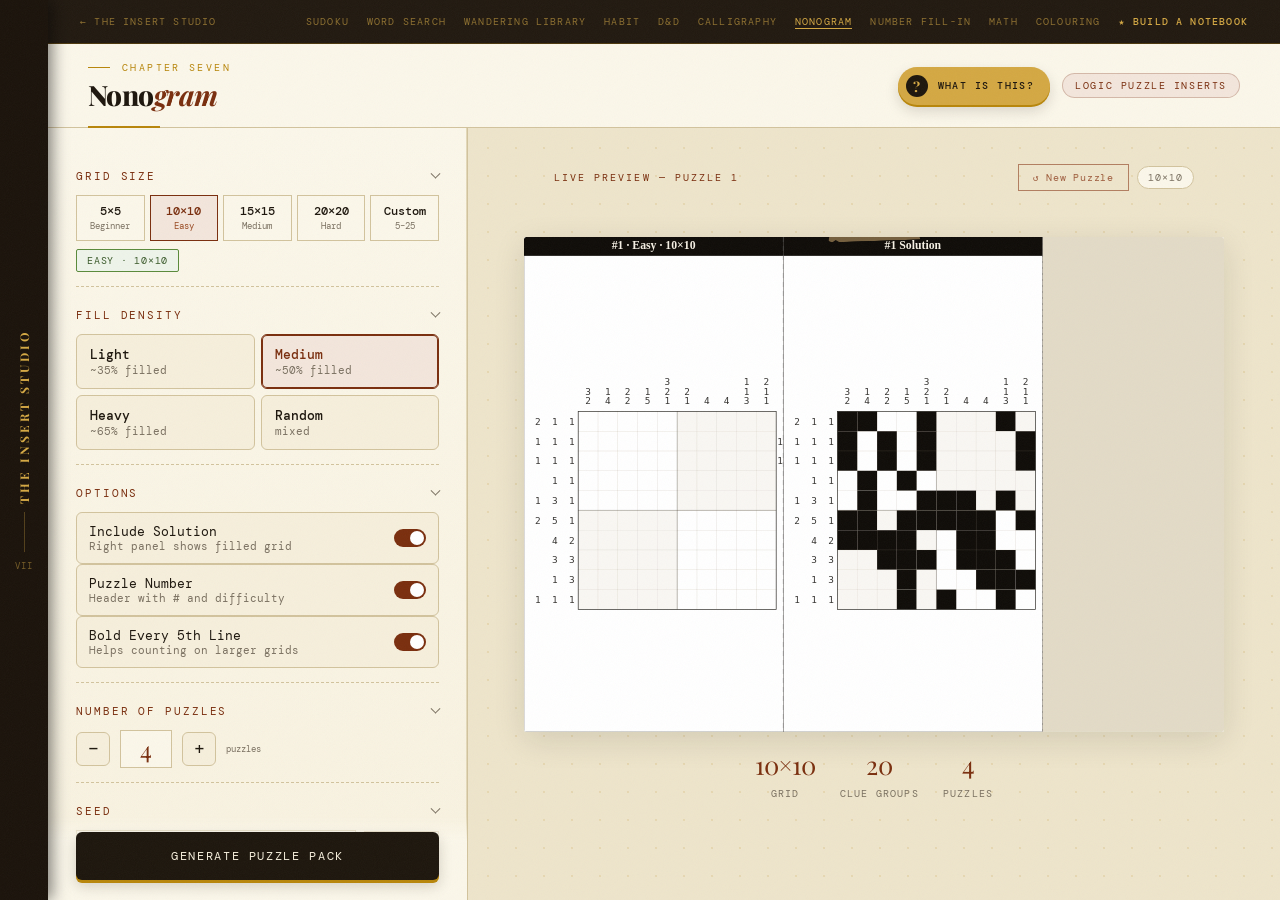
<file: nonogram/index.html>
<!DOCTYPE html>
<html lang="en">
<head>
<meta charset="UTF-8">
<meta name="viewport" content="width=device-width, initial-scale=1.0">
<title>Nonogram Generator — The Insert Studio</title>
<script src="../assets/jspdf.umd.min.js"></script>
<script src="../assets/pdf-kit.js"></script>
<script src="../assets/seed.js"></script>
<link href="https://fonts.googleapis.com/css2?family=Playfair+Display:ital,wght@0,400;0,700;0,900;1,400;1,700&family=DM+Mono:wght@300;400;500&family=IM+Fell+English:ital@0;1&family=Cormorant+Garamond:ital,wght@0,300;0,400;0,600;1,300;1,400&display=swap" rel="stylesheet">
<link rel="icon" type="image/svg+xml" href="../assets/favicon.svg">
<link rel="stylesheet" href="../assets/tokens.css">
<link rel="stylesheet" href="../assets/studio.css">
<script src="../assets/studio.js" defer></script>
<style>
/* nonogram-specific styles; shared styles live in ../assets/studio.css */
/* Size grid */
.size-grid { display: grid; grid-template-columns: repeat(5, 1fr); gap: 5px; }
.size-btn { border: 1.5px solid var(--rule); background: var(--warm); padding: 8px 4px; cursor: pointer; font-family: 'DM Mono', monospace; font-size: 0.62rem; text-align: center; transition: all 0.12s; color: var(--ink-soft); }
.size-btn:hover { border-color: var(--accent); }
.size-btn.active { border-color: var(--accent); background: var(--accent-pale); color: var(--accent); }
.size-name { display: block; font-weight: 500; font-size: 0.72rem; }
.size-diff { display: block; font-size: 0.54rem; color: var(--muted); margin-top: 1px; }
.size-btn.active .size-diff { color: var(--accent-lt); }
/* Custom size */
.custom-row { display: flex; align-items: center; gap: 10px; margin-top: 8px; }
.custom-label { font-size: 0.62rem; color: var(--muted); }
.custom-input { width: 60px; font-family: 'DM Mono', monospace; font-size: 0.8rem; color: var(--ink); border: 1.5px solid var(--rule); background: var(--warm); padding: 6px 8px; outline: none; text-align: center; transition: border-color 0.12s; }
.custom-input:focus { border-color: var(--accent); }
/* Radio */
.rb-title { display: block; font-size: 0.76rem; font-weight: 500; margin-bottom: 1px; }
.rb-sub { display: block; font-size: 0.6rem; color: var(--muted); }
/* Toggle */
.tog { width: 32px; height: 18px; background: var(--rule); border-radius: 9px; position: relative; transition: background 0.15s; flex-shrink: 0; }
.tog.on { background: var(--accent); }
.tog::after { content: ''; position: absolute; top: 2px; left: 2px; width: 14px; height: 14px; background: white; border-radius: 50%; transition: transform 0.15s; }
.tog.on::after { transform: translateX(14px); }
/* Count */
.count-val { font-family: 'Playfair Display', serif; font-size: 1.5rem; width: 52px; text-align: center; border: 1.5px solid var(--rule); background: var(--warm); padding: 2px; outline: none; color: var(--accent); -moz-appearance: textfield; }
.count-val::-webkit-inner-spin-button { -webkit-appearance: none; }
/* Seed */
/* Duplex */
.duplex-banner.ok { background: #f0f7f0; border-color: #2a5a3a; color: #1a3a2a; }
/* Difficulty badge */
.diff-badge { display: inline-flex; align-items: center; gap: 6px; padding: 4px 10px; border-radius: 2px; font-size: 0.6rem; letter-spacing: 0.08em; text-transform: uppercase; margin-top: 6px; }
.diff-badge.beginner { background: #eaf4ee; color: #2a5a3a; border: 1px solid #2a5a3a; }
.diff-badge.easy { background: #eef4ea; color: #3a5a2a; border: 1px solid #5a8a3a; }
.diff-badge.medium { background: #fef4e0; color: #7a5a00; border: 1px solid #d4a017; }
.diff-badge.hard { background: #fdf0eb; color: var(--accent); border: 1px solid var(--accent); }
/* Preview */
.preview-meta { display: flex; gap: 8px; align-items: center; }
.preview-sheet { width: 100%; max-width: 700px; position: relative; z-index: 1; background: white; box-shadow: var(--shadow-lg); overflow: hidden; aspect-ratio: 297 / 210; }
/* Regenerate btn */
.regen-btn { padding: 6px 14px; border: 1px solid rgba(139,58,26,0.6); background: transparent; color: rgba(139,58,26,0.8); font-family: 'DM Mono', monospace; font-size: 0.6rem; cursor: pointer; transition: all 0.12s; letter-spacing: 0.08em; }
.regen-btn:hover { background: var(--accent); color: white; border-color: var(--accent); }
/* Modal */
</style>
</head>
<body>

<nav class="topbar" data-tool="nonogram"><a href="../">← The Insert Studio</a></nav>

<header>
  <div class="logo">Nono<em>gram</em></div>
  <div class="header-tag">Logic Puzzle Inserts</div>
</header>

<main>
<aside class="settings-panel">
<div class="settings-inner">

  <!-- Grid size -->
  <div class="section">
    <div class="section-title">Grid Size</div>
    <div class="size-grid">
      <div class="size-btn" id="sz-5" onclick="setSize(5)"><span class="size-name">5×5</span><span class="size-diff">Beginner</span></div>
      <div class="size-btn active" id="sz-10" onclick="setSize(10)"><span class="size-name">10×10</span><span class="size-diff">Easy</span></div>
      <div class="size-btn" id="sz-15" onclick="setSize(15)"><span class="size-name">15×15</span><span class="size-diff">Medium</span></div>
      <div class="size-btn" id="sz-20" onclick="setSize(20)"><span class="size-name">20×20</span><span class="size-diff">Hard</span></div>
      <div class="size-btn" id="sz-custom" onclick="setSize('custom')"><span class="size-name">Custom</span><span class="size-diff">5–25</span></div>
    </div>
    <div class="custom-row" id="customRow" style="display:none">
      <span class="custom-label">Cols:</span>
      <input type="number" class="custom-input" id="customW" value="12" min="5" max="25" oninput="regenerate()">
      <span class="custom-label">Rows:</span>
      <input type="number" class="custom-input" id="customH" value="12" min="5" max="25" oninput="regenerate()">
    </div>
    <div id="diffBadge" class="diff-badge easy" style="margin-top:8px;">
      <span id="diffText">Easy · 10×10</span>
    </div>
  </div>

  <!-- Density -->
  <div class="section">
    <div class="section-title">Fill Density</div>
    <div class="radio-group cols-2">
      <label class="radio-option"><input type="radio" name="density" value="light" onchange="regenerate()"><span class="radio-btn"><span class="rb-title">Light</span><span class="rb-sub">~35% filled</span></span></label>
      <label class="radio-option"><input type="radio" name="density" value="medium" checked onchange="regenerate()"><span class="radio-btn"><span class="rb-title">Medium</span><span class="rb-sub">~50% filled</span></span></label>
      <label class="radio-option"><input type="radio" name="density" value="heavy" onchange="regenerate()"><span class="radio-btn"><span class="rb-title">Heavy</span><span class="rb-sub">~65% filled</span></span></label>
      <label class="radio-option"><input type="radio" name="density" value="random" onchange="regenerate()"><span class="radio-btn"><span class="rb-title">Random</span><span class="rb-sub">mixed</span></span></label>
    </div>
  </div>

  <!-- Options -->
  <div class="section">
    <div class="section-title">Options</div>
    <div class="toggle-row" onclick="toggleOpt('solution')">
      <div><div class="toggle-label">Include Solution</div><div class="toggle-sub">Right panel shows filled grid</div></div>
      <div class="tog on" id="tog-solution"></div>
    </div>
    <div class="toggle-row" onclick="toggleOpt('numbers')">
      <div><div class="toggle-label">Puzzle Number</div><div class="toggle-sub">Header with # and difficulty</div></div>
      <div class="tog on" id="tog-numbers"></div>
    </div>
    <div class="toggle-row" onclick="toggleOpt('bold5')">
      <div><div class="toggle-label">Bold Every 5th Line</div><div class="toggle-sub">Helps counting on larger grids</div></div>
      <div class="tog on" id="tog-bold5"></div>
    </div>
  </div>

  <!-- Count -->
  <div class="section">
    <div class="section-title">Number of Puzzles</div>
    <div class="count-row">
      <button class="count-btn" onclick="changeCount(-1)">−</button>
      <input type="number" class="count-val" id="countVal" value="4" min="1" max="50">
      <button class="count-btn" onclick="changeCount(1)">+</button>
      <span style="font-size:0.58rem;color:var(--muted)">puzzles</span>
    </div>
  </div>

  <!-- Seed -->
  <div class="section">
    <div class="section-title">Seed</div>
    <div id="seedBox"></div>
  </div>
  </div>

  <!-- Printer -->
  <div class="section">
    <div class="section-title">Printer</div>
    <div id="duplexBanner" class="duplex-banner manual">
      <span>⚠</span>
      <span>Manual duplex — two PDFs. <a href="#" id="duplexOverride" style="color:var(--accent)">My printer supports duplex →</a></span>
    </div>
    <div id="duplexOptions" style="display:none;margin-top:8px;">
      <div style="font-size:0.58rem;color:var(--muted);margin-bottom:6px;">Printer flip direction</div>
      <div style="display:grid;grid-template-columns:1fr 1fr;gap:6px;">
        <label style="cursor:pointer;">
          <input type="radio" name="flipEdge" value="long" checked style="display:none" onchange="updatePreview()">
          <div class="radio-btn active" id="flip-long" onclick="setFlip('long')" style="padding:8px 10px;">
            <span class="rb-title">Long edge</span>
            <span class="rb-sub">Flip like a book ← recommended</span>
          </div>
        </label>
        <label style="cursor:pointer;">
          <input type="radio" name="flipEdge" value="short" style="display:none" onchange="updatePreview()">
          <div class="radio-btn" id="flip-short" onclick="setFlip('short')" style="padding:8px 10px;">
            <span class="rb-title">Short edge</span>
            <span class="rb-sub">Flip like a notepad</span>
          </div>
        </label>
      </div>
      <div style="font-size:0.58rem;color:var(--muted);margin-top:6px;line-height:1.5;">
        Select <strong>Long edge</strong> in your printer's duplex dialog. The PDF automatically rotates even pages so everything lines up after cutting.
      </div>
    </div>
  </div>

</div>
<div class="settings-footer">
  <button class="generate-btn" id="generateBtn">Generate Puzzle Pack</button>
  <div class="progress" id="progress">
    <div class="progress-track"><div class="progress-fill" id="progressFill"></div></div>
    <div class="progress-text" id="progressText">Generating puzzles...</div>
  </div>
</div>
</aside>

<!-- Preview -->
<section class="preview-panel">
  <div class="preview-header">
    <span class="preview-label">Live Preview — Puzzle 1</span>
    <div class="preview-meta">
      <button class="regen-btn" onclick="regenerate()">↺ New Puzzle</button>
      <span class="preview-badge" id="previewBadge">10×10</span>
    </div>
  </div>
  <div class="preview-sheet"><canvas id="previewCanvas"></canvas></div>
  <div class="preview-info">
    <div class="preview-stat"><span class="preview-stat-val" id="statSize">10×10</span><span class="preview-stat-label">Grid</span></div>
    <div class="preview-stat"><span class="preview-stat-val" id="statClues">—</span><span class="preview-stat-label">Clue Groups</span></div>
    <div class="preview-stat"><span class="preview-stat-val" id="statPuzzles">4</span><span class="preview-stat-label">Puzzles</span></div>
  </div>
</section>
</main>

<div class="modal-overlay" id="modalOverlay">
  <div class="modal">
    <div class="modal-title">Print your puzzles</div>
    <div class="modal-sub">Manual duplex</div>
    <div id="modalSteps"></div>
    <div class="modal-actions">
      <button class="modal-btn" id="modalBtn">Download PDF</button>
      <button class="modal-btn ghost" onclick="document.getElementById('modalOverlay').classList.remove('visible')">Close</button>
    </div>
  </div>
</div>

<script>
const { jsPDF } = window.jspdf;

// ── State ─────────────────────────────────────────────────────────────────────
let gridSize = 10;
let currentGrid = null;
let duplexSupported = false;
let generatedDoc = null;
const opts = { solution: true, numbers: true, bold5: true };

// ── Seeded RNG (Mulberry32) ───────────────────────────────────────────────────
function mulberry32(seed) {
  return function() {
    seed |= 0; seed = seed + 0x6D2B79F5 | 0;
    let t = Math.imul(seed ^ seed >>> 15, 1 | seed);
    t = t + Math.imul(t ^ t >>> 7, 61 | t) ^ t;
    return ((t ^ t >>> 14) >>> 0) / 4294967296;
  };
}

let bookSeed = '';
const seedUI = Seed.mount(document.getElementById('seedBox'), { onChange: () => regenerate() });
const seedLabel = () => 'The Insert Studio' + (bookSeed ? ' · Seed ' + bookSeed : '');
// live preview: the typed seed, or a fresh random one each time
function getSeed() { return Seed.num(Seed.begin(seedUI.value())); }

// ── Grid generation ───────────────────────────────────────────────────────────
function getDensityTarget(rng) {
  const d = document.querySelector('input[name="density"]:checked')?.value || 'medium';
  if (d === 'light')  return 0.25 + rng() * 0.15;
  if (d === 'medium') return 0.42 + rng() * 0.16;
  if (d === 'heavy')  return 0.58 + rng() * 0.15;
  return 0.2 + rng() * 0.5; // random
}

function generateGrid(cols, rows, rng) {
  const density = getDensityTarget(rng);
  const grid = [];
  for (let r = 0; r < rows; r++) {
    grid.push([]);
    for (let c = 0; c < cols; c++) {
      grid[r].push(rng() < density ? 1 : 0);
    }
  }
  return grid;
}

function getClues(line) {
  const clues = [];
  let count = 0;
  for (const cell of line) {
    if (cell) { count++; }
    else if (count) { clues.push(count); count = 0; }
  }
  if (count) clues.push(count);
  return clues.length ? clues : [0];
}

function getRowClues(grid) { return grid.map(row => getClues(row)); }
function getColClues(grid) {
  const cols = grid[0].length;
  return Array.from({length: cols}, (_, c) => getClues(grid.map(r => r[c])));
}

function countClueGroups(grid) {
  const rc = getRowClues(grid).filter(c => !(c.length===1&&c[0]===0)).length;
  const cc = getColClues(grid).filter(c => !(c.length===1&&c[0]===0)).length;
  return rc + cc;
}

function buildPuzzle(cols, rows, seed) {
  const rng = mulberry32(seed);
  // Try up to 20 times to get a non-trivial grid
  for (let attempt = 0; attempt < 20; attempt++) {
    const grid = generateGrid(cols, rows, rng);
    const filled = grid.flat().filter(Boolean).length;
    const total = cols * rows;
    const ratio = filled / total;
    if (ratio > 0.15 && ratio < 0.9) return grid;
  }
  return generateGrid(cols, rows, rng);
}

function getDifficulty(cols, rows) {
  const n = cols * rows;
  if (n <= 25)  return { label: 'Beginner', cls: 'beginner' };
  if (n <= 100) return { label: 'Easy',     cls: 'easy' };
  if (n <= 225) return { label: 'Medium',   cls: 'medium' };
  return          { label: 'Hard',          cls: 'hard' };
}

function getGridDims() {
  if (gridSize === 'custom') {
    return {
      cols: Math.max(5, Math.min(25, parseInt(document.getElementById('customW').value) || 12)),
      rows: Math.max(5, Math.min(25, parseInt(document.getElementById('customH').value) || 12)),
    };
  }
  return { cols: gridSize, rows: gridSize };
}

// ── UI ────────────────────────────────────────────────────────────────────────
function setSize(s) {
  gridSize = s;
  document.querySelectorAll('.size-btn').forEach(el => el.classList.remove('active'));
  const id = s === 'custom' ? 'sz-custom' : `sz-${s}`;
  document.getElementById(id)?.classList.add('active');
  document.getElementById('customRow').style.display = s === 'custom' ? 'flex' : 'none';
  regenerate();
}

function toggleOpt(key) {
  opts[key] = !opts[key];
  document.getElementById('tog-' + key).classList.toggle('on', opts[key]);
  updatePreview();
}

function changeCount(d) {
  const el = document.getElementById('countVal');
  el.value = Math.max(1, parseInt(el.value) + d);
  document.getElementById('statPuzzles').textContent = el.value;
}

function setProgress(pct, txt) {
  document.getElementById('progressFill').style.width = pct + '%';
  document.getElementById('progressText').textContent = txt;
}

function setFlip(edge) {
  document.getElementById('flip-long').classList.toggle('active', edge === 'long');
  document.getElementById('flip-short').classList.toggle('active', edge === 'short');
  document.querySelector(`input[value="${edge}"][name="flipEdge"]`).checked = true;
}
function getFlipEdge() {
  return document.querySelector('input[name="flipEdge"]:checked')?.value || 'long';
}

document.getElementById('duplexBanner').addEventListener('click', e => {
  if (e.target.id !== 'duplexOverride') return;
  e.preventDefault();
  duplexSupported = true;
  document.getElementById('duplexBanner').className = 'duplex-banner ok';
  document.getElementById('duplexBanner').innerHTML = '<span>✓</span><span>Duplex enabled — one combined PDF.</span>';
  document.getElementById('duplexOptions').style.display = 'block';
});
document.getElementById('modalOverlay').addEventListener('click', e => {
  if (e.target === document.getElementById('modalOverlay')) document.getElementById('modalOverlay').classList.remove('visible');
});

// ── PDF drawing ───────────────────────────────────────────────────────────────
function drawNonogramPDF(doc, px, py, pw, ph, grid, puzzleNum, showSolution) {
  const C = PDFKit.COLORS;
  const rowClues = getRowClues(grid);
  const colClues = getColClues(grid);
  const rows = grid.length, cols = grid[0].length;
  const diff = getDifficulty(cols, rows);

  // Header + footer (replace the old dark title band)
  const top = PDFKit.header(doc, px, py, pw, opts.numbers
    ? { eyebrow: `The Insert Studio · ${cols}×${rows} · ${diff.label}`, title: 'Nonogram',
        accent: showSolution ? 'Solution' : `No. ${puzzleNum}`, number: puzzleNum }
    : { eyebrow: `The Insert Studio · ${cols}×${rows} · ${diff.label}`, title: 'Nonogram',
        accent: showSolution ? 'Solution' : '' });
  const bottom = PDFKit.footer(doc, px, py, pw, ph, { number: opts.numbers && showSolution ? puzzleNum : null, label: seedLabel() });

  const m = 6;
  const availW = pw - m*2;
  const availH = bottom - top - 2;
  const PT = 0.3528;
  const maxRowN = Math.max(...rowClues.map(c => c.length));
  const maxColN = Math.max(...colClues.map(c => c.length));

  // Size clues (DM Mono, never below 6pt) and the grid cells they leave room for
  const layout = (fs) => {
    doc.setFont(PDFKit.mono(), 'normal'); doc.setFontSize(fs);
    const gap = doc.getTextWidth('  ');
    const rowW = Math.max(...rowClues.map(c => doc.getTextWidth(c.join('  '))));
    const clueColW = rowW + 2;
    const lineH = fs * PT * 1.2;
    const clueRowH = maxColN * lineH + 1.5;
    const cell = Math.min((availW - clueColW) / cols, (availH - clueRowH) / rows);
    return { fs, clueColW, clueRowH, lineH, cell };
  };
  let L = layout(7);
  const fs2 = Math.max(6, Math.min(7, L.cell / PT * 0.62));
  if (fs2 !== 7) L = layout(fs2);
  const { fs, clueColW, clueRowH, lineH, cell } = L;

  const totalW = clueColW + cols * cell, totalH = clueRowH + rows * cell;
  const gx = px + m + (availW - totalW) / 2 + clueColW;
  const gy = top + 1 + (availH - totalH) / 2 + clueRowH;

  // Clues
  PDFKit.set(doc, PDFKit.mono(), 'normal', fs, C.ink);
  colClues.forEach((clue, c) => {
    const cx = gx + c * cell + cell / 2;
    clue.forEach((n, i) => {
      doc.text(String(n), cx, gy - 1 - (clue.length - 1 - i) * lineH - fs * PT * 0.15, { align: 'center' });
    });
  });
  rowClues.forEach((clue, r) => {
    doc.text(clue.join('  '), gx - 1.5, gy + r * cell + cell / 2 + fs * PT * 0.35, { align: 'right' });
  });

  // Thin tan grid
  doc.setDrawColor(C.tan[0], C.tan[1], C.tan[2]); doc.setLineWidth(0.15);
  for (let i = 0; i <= cols; i++) doc.line(gx + i * cell, gy, gx + i * cell, gy + rows * cell);
  for (let i = 0; i <= rows; i++) doc.line(gx, gy + i * cell, gx + cols * cell, gy + i * cell);

  // Solution fill
  if (showSolution) {
    doc.setFillColor(C.ink[0], C.ink[1], C.ink[2]);
    for (let r = 0; r < rows; r++) for (let c = 0; c < cols; c++)
      if (grid[r][c]) doc.rect(gx + c * cell, gy + r * cell, cell, cell, 'F');
  }

  // Bold every-5 lines
  doc.setDrawColor(C.ink[0], C.ink[1], C.ink[2]);
  if (opts.bold5 && cols > 5) {
    doc.setLineWidth(0.3);
    for (let c = 5; c < cols; c += 5) doc.line(gx + c * cell, gy, gx + c * cell, gy + rows * cell);
    for (let r = 5; r < rows; r += 5) doc.line(gx, gy + r * cell, gx + cols * cell, gy + r * cell);
  }
  // Outer border
  doc.setLineWidth(0.6);
  doc.rect(gx, gy, cols * cell, rows * cell);
}

// Regular fold/cut marks for a 180°-rotated back page (PDFKit.marks mirrored: waste strip on the left).
function drawRotatedRegularMarks(doc) {
  const C = PDFKit.COLORS, W = 297, H = 210, colW = 110;
  doc.setLineDashPattern([], 0);
  doc.setDrawColor(...C.gold); doc.setLineWidth(0.25);
  doc.setLineDashPattern([2, 1.5], 0); doc.line(W - colW, 0, W - colW, H);
  doc.setLineDashPattern([0.8, 2], 0); doc.line(W - 2 * colW, 0, W - 2 * colW, H);
  doc.setLineDashPattern([], 0);
  PDFKit.set(doc, PDFKit.mono(), 'normal', 3.6, C.gold);
  PDFKit.text(doc, '- - -  FOLD AT 110MM', 2, H / 2 - 4, null, 0.3);
  PDFKit.text(doc, '· · ·  CUT AT 220MM', 2, H / 2, null, 0.3);
}

// ── Cover page ────────────────────────────────────────────────────────────────
function drawCoverPage(doc, count, cols, rows) {
  const diff = getDifficulty(cols, rows);
  PDFKit.cover(doc, {
    kicker: 'Nonogram', title: 'Nonogram Puzzles',
    subtitle: `${cols}×${rows} · ${diff.label} · ${count} puzzle${count !== 1 ? 's' : ''}`
  });
  PDFKit.marks(doc, 'regular', { label: 'Cover' });
}

// ── Build doc ─────────────────────────────────────────────────────────────────
function buildDoc(allGrids) {
  const doc = new jsPDF({orientation:'landscape', unit:'mm', format:'a4'});
  PDFKit.register(doc);
  const W=297, H=210;
  const colW = 110;
  const {cols, rows} = getGridDims();
  const flipEdge = duplexSupported ? getFlipEdge() : 'long';

  // Cover page = page 1 (odd, no rotation needed)
  drawCoverPage(doc, allGrids.length, cols, rows);

  allGrids.forEach((grid, i) => {
    doc.addPage();

    // Page number within PDF: cover = 1, puzzles start at 2
    // Even pages = back sides = need 180° rotation for long-edge duplex
    const pageNum = i + 2; // 2, 3, 4, ...
    const needsRotation = duplexSupported && flipEdge === 'long' && pageNum % 2 === 0;

    if (needsRotation) {
      // Rotate coordinate system 180° around page centre
      // Equivalent: draw at (W-x-w, H-y-h) for every rect/panel
      const drawRotated = (drawFn, px, py, pw, pph, ...args) =>
        drawFn(doc, W-px-pw, H-py-pph, pw, pph, ...args);

      // Back: solution on left (was right), puzzle on right (was left) — both rotated
      if (opts.solution) {
        drawNonogramPDF(doc, W-colW, 0, colW, H, grid, i+1, true);   // rotated left = orig right
      }
      drawNonogramPDF(doc, W-2*colW, 0, colW, H, grid, i+1, false); // rotated right = orig left

      // Fold/cut marks (mirrored for rotated page)
      drawRotatedRegularMarks(doc);

    } else {
      // Normal (odd pages, or short-edge, or manual)
      drawNonogramPDF(doc, 0, 0, colW, H, grid, i+1, false);
      if (opts.solution) {
        drawNonogramPDF(doc, colW, 0, colW, H, grid, i+1, true);
      }

      // Fold/cut marks
      PDFKit.marks(doc, 'regular', { label: 'Puzzle · Solution' });
    }
  });
  return doc;
}

// ── Generate & store current puzzle ──────────────────────────────────────────
function regenerate() {
  const {cols,rows} = getGridDims();
  const seed = getSeed();
  currentGrid = buildPuzzle(cols, rows, seed);

  const diff = getDifficulty(cols,rows);
  const badge = document.getElementById('diffBadge');
  badge.className = 'diff-badge ' + diff.cls;
  document.getElementById('diffText').textContent = `${diff.label} · ${cols}×${rows}`;
  document.getElementById('statSize').textContent = `${cols}×${rows}`;
  document.getElementById('previewBadge').textContent = `${cols}×${rows}`;
  const groups = countClueGroups(currentGrid);
  document.getElementById('statClues').textContent = groups;

  updatePreview();
}

// ── Generate PDF ──────────────────────────────────────────────────────────────
document.getElementById('generateBtn').addEventListener('click', async () => {
  const btn = document.getElementById('generateBtn');
  btn.disabled = true;
  document.getElementById('progress').classList.add('visible');
  const count = parseInt(document.getElementById('countVal').value) || 4;
  const {cols,rows} = getGridDims();
  bookSeed = Seed.begin(seedUI.value());
  const baseSeed = Seed.num(bookSeed);
  seedUI.used(bookSeed);

  const allGrids = [];
  for (let i=0; i<count; i++) {
    setProgress(Math.round((i/count)*80), `Generating puzzle ${i+1} of ${count}...`);
    await new Promise(r => setTimeout(r, 0));
    allGrids.push(buildPuzzle(cols, rows, baseSeed + i * 7919));
  }
  setProgress(90,'Laying out PDF...');
  await new Promise(r => setTimeout(r,80));
  await PDFKit.preload();
  const doc = buildDoc(allGrids);
  setProgress(100,'Done!');
  await new Promise(r => setTimeout(r,300));

  const slug = `nonogram-${cols}x${rows}`;
  if (duplexSupported) {
    doc.save(slug+'.pdf');
  } else {
    generatedDoc = {doc, slug};
    document.getElementById('modalSteps').innerHTML = `
      <div class="step"><div class="step-num">1</div><div class="step-text">Click <strong>Download</strong> and print A4 <strong>landscape</strong>.</div></div>
      <div class="step"><div class="step-num">2</div><div class="step-text">Flip face-down and reinsert without rotating.</div></div>
      <div class="step"><div class="step-num">3</div><div class="step-text">Fold at 110mm, cut at 220mm. Puzzle left, solution right.</div></div>`;
    const mb = document.getElementById('modalBtn');
    mb.textContent='Download PDF'; mb.disabled=false;
    mb.onclick = () => {
      generatedDoc.doc.save(generatedDoc.slug+'.pdf');
      document.querySelectorAll('#modalSteps .step-num').forEach(el=>{el.classList.add('done');el.textContent='✓';});
      mb.textContent='✓ Done!'; mb.disabled=true;
    };
    document.getElementById('modalOverlay').classList.add('visible');
  }

  btn.disabled = false;
  document.getElementById('progress').classList.remove('visible');
  document.getElementById('progressFill').style.width = '0%';
});

// ── Canvas preview ────────────────────────────────────────────────────────────
function updatePreview() {
  if (!currentGrid) return;
  const canvas = document.getElementById('previewCanvas');
  const rect = canvas.parentElement.getBoundingClientRect();
  const W=rect.width, H=rect.height;
  if (!W||!H) { setTimeout(updatePreview,150); return; }
  canvas.style.width=W+'px'; canvas.style.height=H+'px';
  canvas.width=Math.round(W*devicePixelRatio);
  canvas.height=Math.round(H*devicePixelRatio);
  const ctx=canvas.getContext('2d');
  ctx.scale(devicePixelRatio,devicePixelRatio);
  ctx.fillStyle='#f0ead8'; ctx.fillRect(0,0,W,H);

  const sc=W/297;
  const colW=110*sc;

  drawCanvasNonogram(ctx, 0, 0, colW, H, sc, currentGrid, 1, false);
  if (opts.solution) {
    drawCanvasNonogram(ctx, colW, 0, colW, H, sc, currentGrid, 1, true);
  } else {
    ctx.fillStyle='#fff'; ctx.fillRect(colW,0,colW,H);
    ctx.strokeStyle='rgba(15,12,8,0.6)'; ctx.lineWidth=0.6; ctx.strokeRect(colW,0,colW,H);
  }

  // Fold/cut
  ctx.strokeStyle='rgba(100,100,100,0.4)'; ctx.lineWidth=0.8;
  ctx.setLineDash([5,4]); ctx.beginPath(); ctx.moveTo(colW,0); ctx.lineTo(colW,H); ctx.stroke();
  ctx.setLineDash([2,4]); ctx.strokeStyle='rgba(80,80,80,0.4)';
  ctx.beginPath(); ctx.moveTo(2*colW,0); ctx.lineTo(2*colW,H); ctx.stroke();
  ctx.setLineDash([]);
  ctx.fillStyle='rgba(200,190,165,0.35)'; ctx.fillRect(2*colW,0,W-2*colW,H);
}

function drawCanvasNonogram(ctx, px, py, pw, ph, sc, grid, puzzleNum, showSolution) {
  const rows=grid.length, cols=grid[0].length;
  const rowClues=getRowClues(grid), colClues=getColClues(grid);
  const m=3*sc;
  const headerH = opts.numbers ? 8*sc : 0;

  ctx.fillStyle='#fff'; ctx.fillRect(px,py,pw,ph);

  if (opts.numbers) {
    ctx.fillStyle='#0f0c08'; ctx.fillRect(px,py,pw,headerH);
    ctx.font=`bold ${5*sc}px serif`; ctx.fillStyle='#f5f0e4';
    ctx.textAlign='center'; ctx.textBaseline='middle';
    const diff=getDifficulty(cols,rows);
    const label=showSolution ? `#${puzzleNum} Solution` : `#${puzzleNum} · ${diff.label} · ${cols}×${rows}`;
    ctx.fillText(label, px+pw/2, py+headerH/2);
    ctx.textAlign='left'; ctx.textBaseline='alphabetic';
  }

  const maxRowLen=Math.max(...rowClues.map(c=>c.length));
  const maxColLen=Math.max(...colClues.map(c=>c.length));
  const availW=pw-m*2, availH=ph-headerH-m*2;
  const clueColW=maxRowLen*4.5*sc+2*sc;
  const clueRowH=maxColLen*4*sc+2*sc;
  const cellSize=Math.min((availW-clueColW)/cols, (availH-clueRowH)/rows);
  const totalW=clueColW+cols*cellSize, totalH=clueRowH+rows*cellSize;
  const ox=px+m+(availW-totalW)/2;
  const oy=py+headerH+m+(availH-totalH)/2;
  const gx=ox+clueColW, gy=oy+clueRowH;

  // Col clues
  ctx.font=`${Math.min(4*sc, cellSize*0.6)}px monospace`;
  ctx.fillStyle='rgba(20,18,14,0.85)';
  colClues.forEach((clue,c)=>{
    const cx=gx+c*cellSize+cellSize/2;
    clue.forEach((n,i)=>{
      const tw=ctx.measureText(String(n)).width;
      ctx.fillText(String(n), cx-tw/2, gy-(clue.length-1-i)*4*sc-3*sc);
    });
  });

  // Row clues
  rowClues.forEach((clue,r)=>{
    const cy=gy+r*cellSize+cellSize*0.68;
    const str=clue.join('  ');
    const tw=ctx.measureText(str).width;
    ctx.fillText(str, gx-tw-1.5*sc, cy);
  });

  // Cells
  for(let r=0;r<rows;r++){
    for(let c=0;c<cols;c++){
      const cx=gx+c*cellSize, cy=gy+r*cellSize;
      if(showSolution && grid[r][c]){
        ctx.fillStyle='#0f0c08'; ctx.fillRect(cx,cy,cellSize,cellSize);
      } else if(opts.bold5 && (Math.floor(r/5)+Math.floor(c/5))%2===1){
        ctx.fillStyle='rgba(248,245,240,0.8)'; ctx.fillRect(cx,cy,cellSize,cellSize);
      }
      const is5r=opts.bold5&&r%5===0&&rows>10;
      const is5c=opts.bold5&&c%5===0&&cols>10;
      ctx.strokeStyle=is5r||is5c?'rgba(60,55,45,0.7)':'rgba(180,170,145,0.5)';
      ctx.lineWidth=is5r||is5c?0.5:0.15;
      ctx.strokeRect(cx,cy,cellSize,cellSize);
    }
  }

  // Bold grid lines every 5
  if(opts.bold5&&cols>5){
    ctx.strokeStyle='rgba(60,55,45,0.6)'; ctx.lineWidth=0.5;
    for(let c=5;c<cols;c+=5){ctx.beginPath();ctx.moveTo(gx+c*cellSize,gy);ctx.lineTo(gx+c*cellSize,gy+rows*cellSize);ctx.stroke();}
    for(let r=5;r<rows;r+=5){ctx.beginPath();ctx.moveTo(gx,gy+r*cellSize);ctx.lineTo(gx+cols*cellSize,gy+r*cellSize);ctx.stroke();}
  }

  // Outer border
  ctx.strokeStyle='rgba(15,12,8,0.85)'; ctx.lineWidth=0.7;
  ctx.strokeRect(gx,gy,cols*cellSize,rows*cellSize);
  ctx.strokeStyle='rgba(15,12,8,0.6)'; ctx.lineWidth=0.5;
  ctx.strokeRect(px,py,pw,ph);
}

// ── Init ──────────────────────────────────────────────────────────────────────
regenerate();
window.addEventListener('resize', updatePreview);
document.getElementById('countVal').addEventListener('input', ()=>{
  document.getElementById('statPuzzles').textContent = document.getElementById('countVal').value;
});
</script>
</body>
</html>
</file>
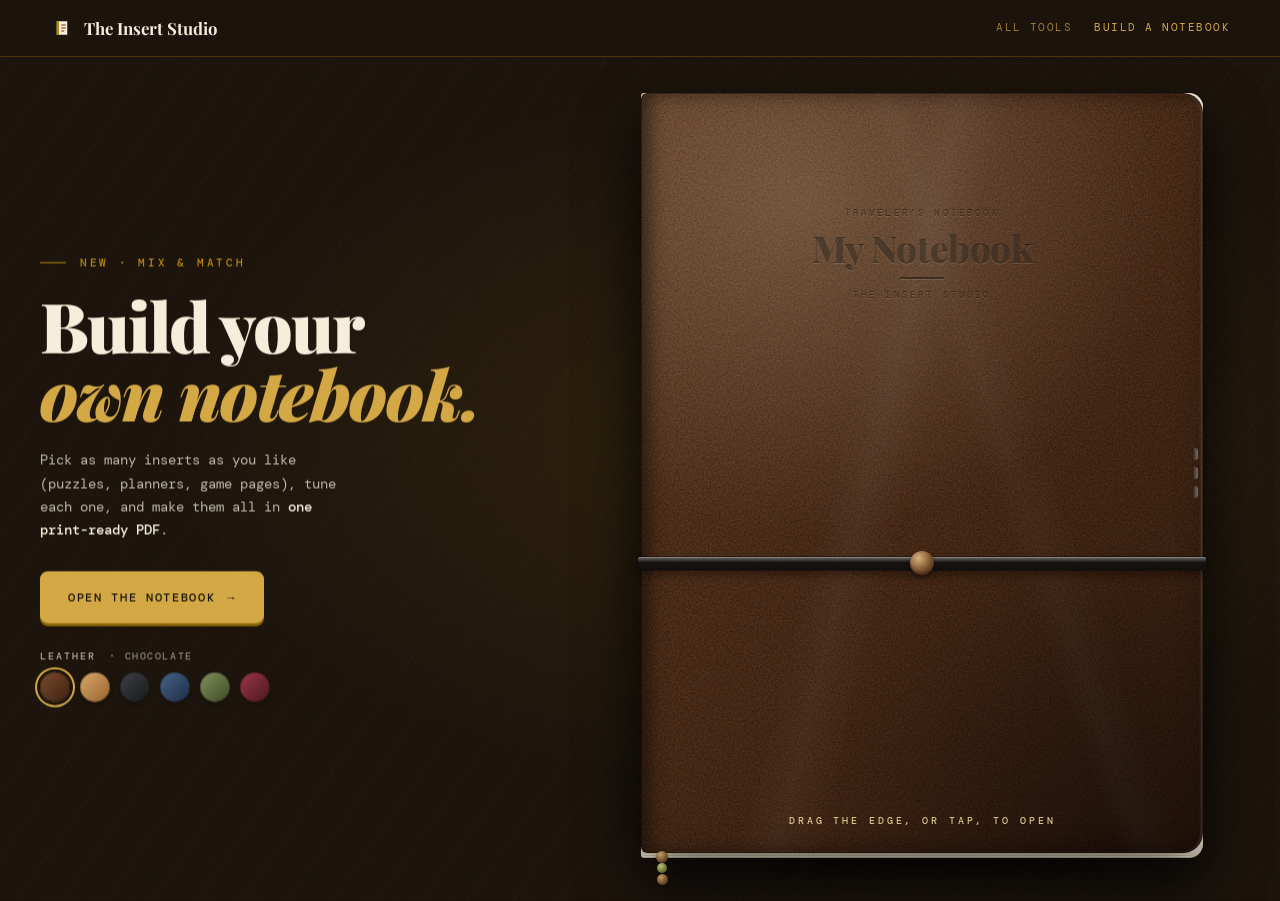
<file: notebook/index.html>
<!DOCTYPE html>
<html lang="en">
<head>
<meta charset="UTF-8">
<meta name="viewport" content="width=device-width, initial-scale=1.0">
<title>Build a Notebook — The Insert Studio</title>
<meta name="description" content="Mix sudoku, word search, habit trackers, D&D pages and more, then make them all in one print-ready PDF for your Traveler's Notebook.">
<link rel="icon" type="image/svg+xml" href="../assets/favicon.svg">
<link href="https://fonts.googleapis.com/css2?family=Playfair+Display:ital,wght@0,400;0,700;0,800;0,900;1,400;1,700;1,800&family=DM+Mono:wght@300;400;500&display=swap" rel="stylesheet">
<link rel="stylesheet" href="../assets/tokens.css">
<link rel="stylesheet" href="notebook.css">
<script src="../assets/jspdf.umd.min.js"></script>
<script src="../assets/pdf-kit.js"></script>
<script src="../assets/pdf-lib.min.js"></script>
</head>
<body>

<nav class="nav">
  <div class="wrap">
    <a class="brand" href="../"><img src="../assets/favicon.svg" alt="">The Insert Studio</a>
    <div class="nav-links">
      <a href="../#tools">All tools</a>
      <a href="./" aria-current="page">Build a notebook</a>
    </div>
  </div>
</nav>

<main class="stage" id="stage" data-state="closed">

  <!-- headline: shown while the notebook is closed -->
  <header class="lede" id="lede">
    <div class="eyebrow">New · Mix &amp; match</div>
    <h1>Build your <em>own notebook.</em></h1>
    <p>Pick as many inserts as you like (puzzles, planners, game pages), tune each one, and make them all in <strong>one print-ready PDF</strong>.</p>
    <button class="btn-gold" id="openBtn" type="button">Open the notebook <span aria-hidden="true">→</span></button>
    <div class="leather" role="radiogroup" aria-label="Leather colour"><span class="fld-l">Leather <span class="swatch-name" data-leather-name></span></span><div class="swatches" data-swatches></div></div>
  </header>

  <div class="desk">
    <div class="nb" id="nb">
      <div class="nb-shadow" aria-hidden="true"></div>

      <!-- right-hand page: the builder -->
      <section class="nb-page" id="pageRight" aria-label="Your inserts" inert>
        <div class="page-shade" aria-hidden="true"></div>
        <div class="ribbon" aria-hidden="true"></div>
        <div class="page-scroll" id="pageScroll">
          <div class="page-eyebrow">Step 2</div>
          <h2 class="page-h">Pick your <em>inserts.</em></h2>
          <p class="page-sub">Tap an insert to add it. Add the same one twice if you want two different sets.</p>

          <div class="shelf" id="shelf" role="list"></div>

          <div class="list-head">
            <div class="page-eyebrow">Step 3</div>
            <h3 class="page-h2">In your notebook <span id="count">0</span></h3>
          </div>
          <div class="cords" id="cords">
            <ol class="booklets" id="booklets"></ol>
            <div class="empty" id="empty">
              <svg viewBox="0 0 120 80" aria-hidden="true"><rect x="22" y="10" width="76" height="60" rx="4" fill="none" stroke="#c9b98f" stroke-width="2" stroke-dasharray="5 5"/><path d="M60 28v24M48 40h24" stroke="#b8860b" stroke-width="3" stroke-linecap="round"/></svg>
              <p>Nothing in here yet.<br>Add an insert from the shelf above.</p>
            </div>
          </div>
        </div>
        <footer class="page-foot">
          <div class="tally" id="tally" aria-live="polite">Add an insert to begin</div>
          <button class="btn-make" id="makeBtn" type="button" disabled>Make my PDF <span aria-hidden="true">→</span></button>
        </footer>
      </section>

      <!-- the cover: leather outside, lining + settings inside -->
      <div class="nb-cover" id="cover">
        <div class="face front" id="coverFront" role="button" tabindex="0" aria-label="Open the notebook">
          <div class="emboss">
            <span class="foil small">Traveler&rsquo;s Notebook</span>
            <span class="foil title" id="coverTitle">My Notebook</span>
            <span class="foil rule" aria-hidden="true"></span>
            <span class="foil small">The Insert Studio</span>
          </div>
          <div class="elastic" aria-hidden="true"><span class="charm"></span></div>
          <div class="cord" aria-hidden="true"><i></i><i></i><i></i></div>
          <div class="edge-cue" aria-hidden="true"><i></i><i></i><i></i></div>
          <div class="hint">Drag the edge, or tap, to open</div>
          <div class="shade" aria-hidden="true"></div>
        </div>

        <div class="face back">
          <div class="lining" aria-hidden="true"></div>
          <button class="grab" id="grab" type="button" aria-label="Close the notebook" title="Drag to close"><i></i><i></i><i></i></button>
          <section class="settings-card" aria-label="Notebook settings">
            <div class="page-eyebrow">Step 1</div>
            <h2 class="page-h">Shape your <em>notebook.</em></h2>

            <label class="fld">
              <span class="fld-l">Title on the cover</span>
              <input id="titleIn" type="text" maxlength="28" value="My Notebook" autocomplete="off" spellcheck="false">
            </label>

            <div class="fld" role="radiogroup" aria-label="Leather colour">
              <span class="fld-l">Leather <span class="swatch-name" data-leather-name></span></span>
              <div class="swatches" data-swatches></div>
            </div>

            <fieldset class="fld">
              <legend class="fld-l">Printing</legend>
              <div class="seg" role="radiogroup">
                <label><input type="radio" name="mode" value="duplex" checked><span><b>Both sides</b><i>My printer does duplex</i></span></label>
                <label><input type="radio" name="mode" value="manual"><span><b>Flip by hand</b><i>Two PDFs, one per side</i></span></label>
              </div>
            </fieldset>

            <label class="check" id="coverRow">
              <input id="coverIn" type="checkbox" checked>
              <span class="box" aria-hidden="true"></span>
              <span><b>Add a cover sheet</b><i>A framed front cover with your title</i></span>
            </label>
          </section>
          <div class="pocket" aria-hidden="true"></div>
          <div class="shade" aria-hidden="true"></div>
        </div>
      </div>
    </div>
  </div>
</main>

<!-- insert settings (each insert's own page runs inside, live) -->
<div class="scrim" id="scrim" hidden></div>
<aside class="drawer" id="drawer" aria-hidden="true" role="dialog" aria-modal="true" aria-labelledby="drawerTitle">
  <header class="drawer-head">
    <div><div class="page-eyebrow" id="drawerKicker">Insert settings</div><h3 id="drawerTitle">Sudoku</h3></div>
    <button class="btn-gold small" id="drawerDone" type="button">Done</button>
  </header>
  <div class="drawer-body" id="drawerBody"></div>
</aside>

<!-- binding the PDF -->
<div class="binding" id="binding" role="dialog" aria-modal="true" aria-labelledby="bindTitle" hidden>
  <div class="binding-card">
    <div class="bind-art" aria-hidden="true">
      <svg viewBox="0 0 160 120"><g class="stack"><rect x="30" y="64" width="100" height="14" rx="3" fill="#4a2610"/><rect x="34" y="50" width="92" height="14" rx="3" fill="#b8860b"/><rect x="38" y="36" width="84" height="14" rx="3" fill="#7a2e0e"/><rect x="42" y="22" width="76" height="14" rx="3" fill="#fbf7ea" stroke="#1d160d" stroke-width="2"/></g><rect x="64" y="14" width="12" height="76" rx="3" fill="#1d160d" class="band"/></svg>
    </div>
    <h2 id="bindTitle">Binding your notebook…</h2>
    <ul class="steps" id="bindSteps"></ul>
    <div class="bar"><i id="bindBar"></i></div>
    <div class="result" id="result" hidden>
      <div class="result-stats" id="resultStats"></div>
      <div class="result-actions" id="resultActions"></div>
      <ol class="howto" id="howto"></ol>
      <div class="result-links"><button type="button" id="backBtn">← Keep editing</button><button type="button" id="againBtn">Start a new notebook</button></div>
    </div>
    <p class="err" id="bindErr" hidden></p>
  </div>
</div>

<script src="thumbs.js"></script>
<script src="notebook.js"></script>
</body>
</html>
</file>
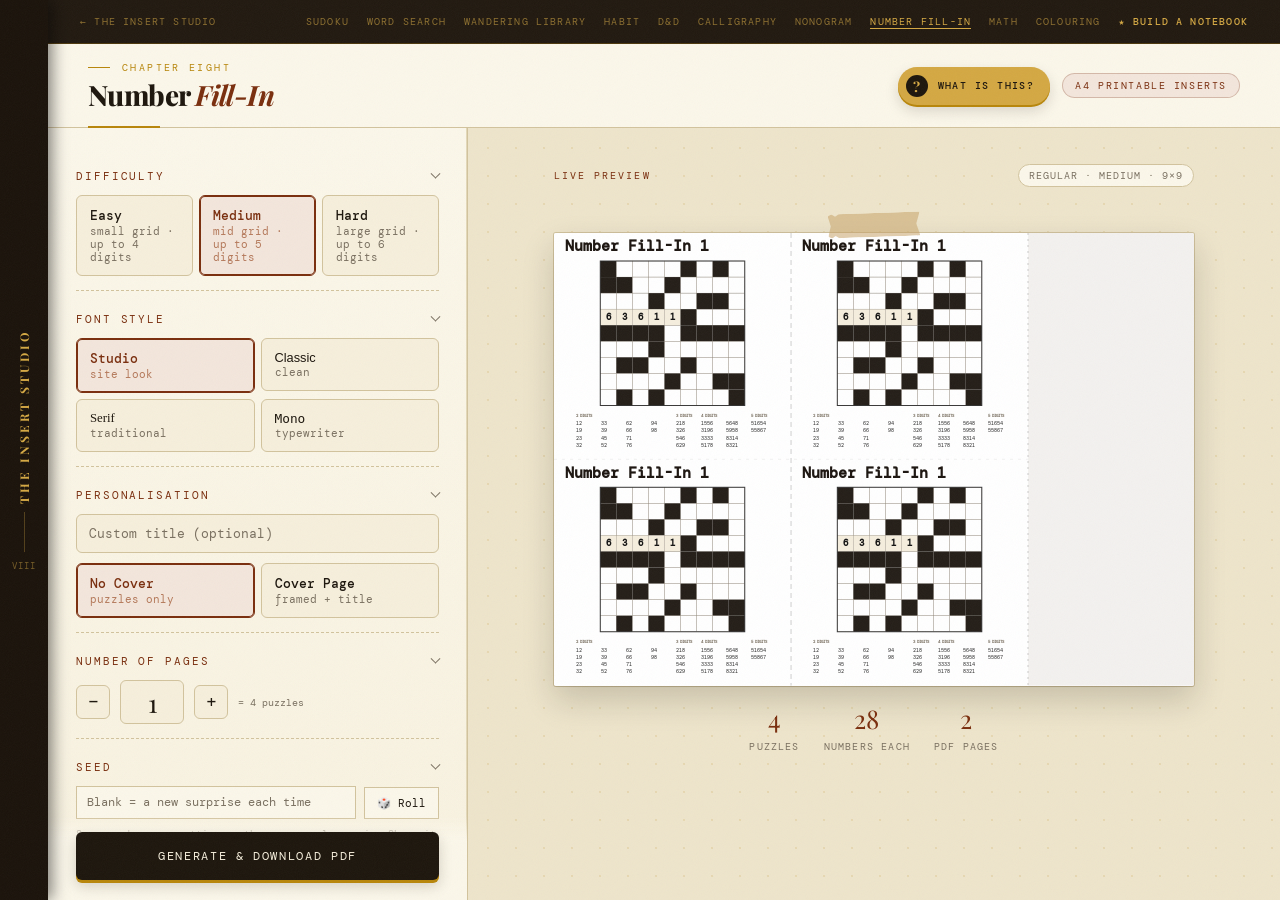
<file: numberfill/index.html>
<!DOCTYPE html>
<html lang="en">
<head>
<meta charset="UTF-8">
<meta name="viewport" content="width=device-width, initial-scale=1.0">
<title>Number Fill-In Generator — The Insert Studio</title>
<script src="../assets/jspdf.umd.min.js"></script>
<script src="../assets/pdf-kit.js"></script>
<script src="../assets/seed.js"></script>
<script src="fillin.js"></script>
<link rel="preconnect" href="https://fonts.googleapis.com">
<link href="https://fonts.googleapis.com/css2?family=Playfair+Display:ital,wght@0,400;0,700;0,900;1,400;1,700&family=DM+Mono:wght@300;400;500&family=IM+Fell+English:ital@0;1&family=Cormorant+Garamond:ital,wght@0,300;0,400;0,600;1,300;1,400&display=swap" rel="stylesheet">
<link rel="icon" type="image/svg+xml" href="../assets/favicon.svg">
<link rel="stylesheet" href="../assets/tokens.css">
<link rel="stylesheet" href="../assets/studio.css">
<script src="../assets/studio.js" defer></script>
<style>
/* numberfill-specific styles; shared styles live in ../assets/studio.css */
/* Settings panel */
/* Radio */
.radio-option input:checked + .radio-btn .rb-sub { color: var(--accent-light); opacity: 0.7; }
/* Count */
/* Text input */
/* Duplex banner */
/* Generate */
/* Preview */
/* Modal */
@media (max-width: 860px) {
  main { grid-template-columns: 1fr; }
  header { padding: 20px 24px; }
}
</style>
</head>
<body>
<nav class="topbar" data-tool="numberfill"><a href="../">← The Insert Studio</a></nav>

<header>
  <div class="logo">Number <em>Fill-In</em></div>
  <div class="header-tag">A4 Printable Inserts</div>
</header>

<main>
  <aside class="settings-panel">
    <div class="settings-inner">

      <!-- Difficulty -->
      <div class="section">
        <div class="section-title">Difficulty</div>
        <div class="radio-group cols-3">
          <label class="radio-option">
            <input type="radio" name="difficulty" value="easy">
            <span class="radio-btn"><span class="rb-title">Easy</span><span class="rb-sub">small grid · up to 4 digits</span></span>
          </label>
          <label class="radio-option">
            <input type="radio" name="difficulty" value="medium" checked>
            <span class="radio-btn"><span class="rb-title">Medium</span><span class="rb-sub">mid grid · up to 5 digits</span></span>
          </label>
          <label class="radio-option">
            <input type="radio" name="difficulty" value="hard">
            <span class="radio-btn"><span class="rb-title">Hard</span><span class="rb-sub">large grid · up to 6 digits</span></span>
          </label>
        </div>
      </div>

      <!-- Font -->
      <div class="section">
        <div class="section-title">Font Style</div>
        <div class="radio-group cols-2">
          <label class="radio-option">
            <input type="radio" name="font" value="studio" checked>
            <span class="radio-btn"><span class="rb-title" style="font-family:'DM Mono',monospace">Studio</span><span class="rb-sub">site look</span></span>
          </label>
          <label class="radio-option">
            <input type="radio" name="font" value="helvetica">
            <span class="radio-btn"><span class="rb-title" style="font-family:sans-serif">Classic</span><span class="rb-sub">clean</span></span>
          </label>
          <label class="radio-option">
            <input type="radio" name="font" value="times">
            <span class="radio-btn"><span class="rb-title" style="font-family:serif">Serif</span><span class="rb-sub">traditional</span></span>
          </label>
          <label class="radio-option">
            <input type="radio" name="font" value="courier">
            <span class="radio-btn"><span class="rb-title" style="font-family:monospace">Mono</span><span class="rb-sub">typewriter</span></span>
          </label>
        </div>
      </div>

      <!-- Personalisation -->
      <div class="section">
        <div class="section-title">Personalisation</div>
        <div style="display:flex;flex-direction:column;gap:10px;">
          <input type="text" id="customTitle" class="text-input" placeholder="Custom title (optional)">
          <div class="radio-group cols-2">
            <label class="radio-option">
              <input type="radio" name="cover" value="none" checked>
              <span class="radio-btn"><span class="rb-title">No Cover</span><span class="rb-sub">puzzles only</span></span>
            </label>
            <label class="radio-option">
              <input type="radio" name="cover" value="cover">
              <span class="radio-btn"><span class="rb-title">Cover Page</span><span class="rb-sub">framed + title</span></span>
            </label>
          </div>
        </div>
      </div>

      <!-- Pages -->
      <div class="section">
        <div class="section-title">Number of Pages</div>
        <div class="count-row">
          <button class="count-btn" id="decBtn">−</button>
          <input type="number" id="countDisplay" class="count-input" value="1" min="1" max="999">
          <button class="count-btn" id="incBtn">+</button>
          <span class="count-hint" id="countHint">= 4 puzzles</span>
        </div>
      </div>

      <!-- Seed -->
      <div class="section">
        <div class="section-title">Seed</div>
        <div id="seedBox"></div>
      </div>

      <!-- Printer -->
      <div class="section">
        <div class="section-title">Printer</div>
        <div id="duplexBanner" class="duplex-banner manual">
          <span>⚠</span>
          <span>Two PDFs will be generated — Side 1 first, then Side 2 after reinserting the paper. <a href="#" id="duplexOverride" style="color:var(--accent);font-size:0.65rem;">My printer supports duplex →</a></span>
        </div>
      </div>

    </div>

    <div class="settings-footer">
      <button class="generate-btn" id="generateBtn">Generate &amp; Download PDF</button>
      <div class="progress" id="progress">
        <div class="progress-track"><div class="progress-fill" id="progressFill"></div></div>
        <div class="progress-text" id="progressText">Building puzzles...</div>
      </div>
    </div>
  </aside>

  <!-- Preview -->
  <section class="preview-panel">
    <div class="preview-header">
      <span class="preview-label">Live Preview</span>
      <span class="preview-badge" id="previewBadge">Medium</span>
    </div>
    <div class="preview-sheet"><canvas id="previewCanvas"></canvas></div>
    <div class="preview-info">
      <div class="preview-stat">
        <span class="preview-stat-val" id="statPuzzles">4</span>
        <span class="preview-stat-label">Puzzles</span>
      </div>
      <div class="preview-stat">
        <span class="preview-stat-val" id="statWords">15</span>
        <span class="preview-stat-label">Numbers each</span>
      </div>
      <div class="preview-stat">
        <span class="preview-stat-val" id="statSheets">2</span>
        <span class="preview-stat-label">PDF Pages</span>
      </div>
    </div>
  </section>
</main>

<!-- Modal -->
<div class="modal-overlay" id="modalOverlay">
  <div class="modal">
    <div class="modal-title">Two-step printing</div>
    <div class="modal-sub">No automatic duplex detected</div>
    <div id="modalSteps"></div>
    <div class="modal-actions">
      <button class="modal-btn" id="modalBtn1">Download Side 1</button>
      <button class="modal-btn ghost" id="modalClose">Close</button>
    </div>
  </div>
</div>

<script>
const { jsPDF } = window.jspdf;

// ── State ──────────────────────────────────────────────────────────────────────
let pageCount = 1;
let duplexSupported = false;
let generatedDocs = null;

const countInput  = document.getElementById('countDisplay');
const countHint   = document.getElementById('countHint');
const decBtn      = document.getElementById('decBtn');
const incBtn      = document.getElementById('incBtn');
const generateBtn = document.getElementById('generateBtn');
const progress    = document.getElementById('progress');
const progressFill= document.getElementById('progressFill');
const progressText= document.getElementById('progressText');
const duplexBanner= document.getElementById('duplexBanner');
const modalOverlay= document.getElementById('modalOverlay');
const modalBtn1   = document.getElementById('modalBtn1');
const modalClose  = document.getElementById('modalClose');

// ── Helpers ────────────────────────────────────────────────────────────────────
const getDifficulty = () => document.querySelector('input[name="difficulty"]:checked')?.value || 'medium';
const getFont       = () => document.querySelector('input[name="font"]:checked')?.value || 'studio';
const F = () => PDFKit.family(getFont());
const getCover      = () => document.querySelector('input[name="cover"]:checked')?.value || 'none';
const getTitle      = () => document.getElementById('customTitle')?.value.trim() || '';

// ── UI ─────────────────────────────────────────────────────────────────────────
function updateHint() {
  pageCount = parseInt(countInput.value) || 1;
  const puzzlesPerPage = 4;
  countHint.textContent = `= ${pageCount * puzzlesPerPage} puzzles`;
  document.getElementById('statPuzzles').textContent = pageCount * puzzlesPerPage;
  document.getElementById('statSheets').textContent = (pageCount + (getCover() === 'cover' ? 1 : 0)) * 2;
}

decBtn.addEventListener('click', () => { if (pageCount > 1) { pageCount--; countInput.value = pageCount; updateHint(); updatePreview(); } });
incBtn.addEventListener('click', () => { pageCount++; countInput.value = pageCount; updateHint(); updatePreview(); });
countInput.addEventListener('input', () => { updateHint(); updatePreview(); });
document.querySelectorAll('input[type=radio]').forEach(el => el.addEventListener('change', () => { updateHint(); updatePreview(); }));
document.getElementById('customTitle').addEventListener('input', updatePreview);

// Duplex
duplexBanner.addEventListener('click', e => {
  if (e.target.id === 'duplexOverride') {
    e.preventDefault();
    duplexSupported = true;
    duplexBanner.className = 'duplex-banner supported';
    duplexBanner.innerHTML = '<span>✓</span><span>Duplex enabled — one combined PDF will be generated.</span>';
  }
});

modalClose.addEventListener('click', () => modalOverlay.classList.remove('visible'));
modalOverlay.addEventListener('click', e => { if (e.target === modalOverlay) modalOverlay.classList.remove('visible'); });

function setProgress(pct, text) {
  progressFill.style.width = pct + '%';
  progressText.textContent = text;
}

// ── PDF Drawing ────────────────────────────────────────────────────────────────
const DIFF_LABEL = { easy: 'Easy', medium: 'Medium', hard: 'Hard' };
let bookSeed = '';
const seedUI = Seed.mount(document.getElementById('seedBox'));
const seedLabel = () => 'The Insert Studio' + (bookSeed ? ' · Seed ' + bookSeed : '');

function drawFillInPage(doc, puzzle, number, ox, oy, pw, ph) {
  const C = PDFKit.COLORS;
  const top = PDFKit.header(doc, ox, oy, pw, {
    eyebrow: 'The Insert Studio · ' + DIFF_LABEL[getDifficulty()],
    title: 'Number', accent: 'Fill-In', number
  });
  const bottom = PDFKit.footer(doc, ox, oy, pw, ph, { number, label: seedLabel() });
  const L = FillIn.layout(puzzle, pw, ph, { top: top - oy + 1.2, bottom: bottom - oy - 0.5, side: 7 });
  const { n, cell, gx, gy } = L;

  // Grid: black blocks, wash for written-in numbers, tan rules
  for (let r = 0; r < n; r++) {
    for (let c = 0; c < n; c++) {
      const x = ox + gx + c * cell, y = oy + gy + r * cell;
      if (puzzle.black[r][c]) { doc.setFillColor(...C.ink); doc.rect(x, y, cell, cell, 'F'); }
      else if (puzzle.shown[r][c]) { doc.setFillColor(...C.wash); doc.rect(x, y, cell, cell, 'F'); }
    }
  }
  doc.setDrawColor(...C.tan); doc.setLineWidth(0.15);
  for (let r = 0; r < n; r++) for (let c = 0; c < n; c++) {
    if (!puzzle.black[r][c]) doc.rect(ox + gx + c * cell, oy + gy + r * cell, cell, cell);
  }
  doc.setDrawColor(...C.ink); doc.setLineWidth(0.5);
  doc.rect(ox + gx, oy + gy, cell * n, cell * n);

  // Numbers that are already written in
  const gfs = cell * 2.835 * 0.58, gh = gfs / 2.835 * 0.72;
  doc.setFont(F(), getFont() === 'studio' ? 'bold' : 'bold'); doc.setFontSize(gfs); doc.setTextColor(...C.ink);
  for (let r = 0; r < n; r++) for (let c = 0; c < n; c++) {
    const v = puzzle.shown[r][c];
    if (v) doc.text(String(v), ox + gx + c * cell + cell / 2, oy + gy + r * cell + cell / 2 + gh / 2, { align: 'center' });
  }

  // Number list, grouped by length
  for (const col of L.columns) {
    if (col.header) {
      PDFKit.set(doc, PDFKit.mono(), 'normal', L.fontPt - 1.4, C.rust);
      doc.text(col.header.toUpperCase(), ox + col.x, oy + col.y + 2.2);
    }
    doc.setFont(F(), 'normal'); doc.setFontSize(L.fontPt); doc.setTextColor(...C.ink);
    col.nums.forEach((s, i) => doc.text(s, ox + col.x, oy + col.y + L.headH + (i + 0.8) * L.lineH));
  }
}

function drawRegularSide(doc, puzzles, startIdx, sideLabel, title) {
  const colW = 110, halfH = 105;
  const panels = [[0, 0, startIdx],[0, 1, startIdx+1],[1, 0, startIdx+2],[1, 1, startIdx+3]];
  for (const [col, row, idx] of panels) {
    if (idx - 1 < puzzles.length) drawFillInPage(doc, puzzles[idx-1], idx, col*colW, row*halfH, colW, halfH);
  }
  PDFKit.marks(doc, 'regular', { label: sideLabel, title, horizontal: true });
}

function drawCoverPage(doc, title, count) {
  PDFKit.cover(doc, {
    kicker: 'Number Fill-In', title: title || 'Number Fill-In Puzzles', blank: !title,
    subtitle: `${DIFF_LABEL[getDifficulty()]} · ${count} puzzles`
  });
}

function buildDoc(puzzles, pages, sideFilter) {
  const doc = new jsPDF({orientation:'landscape', unit:'mm', format:'a4'});
  PDFKit.register(doc);
  const title = getTitle();
  let first = true;

  if (getCover() === 'cover' && sideFilter !== 'side2') {
    drawCoverPage(doc, title, pages * 8);
    first = false;
  }

  const pageOrder = sideFilter === 'side2'
    ? Array.from({length:pages}, (_,i) => pages-1-i)
    : Array.from({length:pages}, (_,i) => i);

  for (const p of pageOrder) {
    const base = p * 8;
    if (sideFilter === 'all' || sideFilter === 'side1') {
      if (!first) doc.addPage(); first = false;
      const label = `Page ${p+1} of ${pages} - Side 1`;
      drawRegularSide(doc, puzzles, base+1, label, title);
    }
    if (sideFilter === 'all' || sideFilter === 'side2') {
      if (!first) doc.addPage(); first = false;
      const label = `Page ${p+1} of ${pages} - Side 2`;
      drawRegularSide(doc, puzzles, base+5, label, title);
    }
  }
  return doc;
}

// ── Generate ───────────────────────────────────────────────────────────────────
generateBtn.addEventListener('click', async () => {
  const difficulty = getDifficulty(), font = getFont();
  const pages = parseInt(countInput.value) || 1;
  const total = pages * 8;

  generateBtn.disabled = true;
  progress.classList.add('visible');

  await PDFKit.preload();
  await new Promise(r => setTimeout(r, 50));

  bookSeed = Seed.begin(seedUI.value());
  const puzzles = [];
  for (let i = 0; i < total; i++) {
    setProgress(i/total*80, `Building puzzle ${i+1} of ${total}...`);
    await new Promise(r => setTimeout(r, 0));
    Seed.at(bookSeed, i + 1);
    puzzles.push(FillIn.generate(difficulty));
  }
  Seed.free(); seedUI.used(bookSeed);

  setProgress(90, 'Building PDF...');
  await new Promise(r => setTimeout(r, 50));

  const titleSlug = getTitle().replace(/[^a-z0-9]/gi,'-').toLowerCase().replace(/-+/g,'-').replace(/^-|-$/g,'');
  const base = titleSlug || `tn-numberfill-regular-${difficulty}`;

  if (duplexSupported) {
    buildDoc(puzzles, pages, 'all').save(`${base}-${pages}pages.pdf`);
    setProgress(100, 'Done!');
  } else {
    generatedDocs = { puzzles, pages, base };
    setProgress(100, 'Ready!');
    await new Promise(r => setTimeout(r, 300));
    showManualModal();
  }

  await new Promise(r => setTimeout(r, 300));
  generateBtn.disabled = false;
  progress.classList.remove('visible');
  progressFill.style.width = '0%';
});

function showManualModal() {
  document.getElementById('modalSteps').innerHTML = `
    <div class="step"><div class="step-num">1</div><div class="step-text">Click <strong>Download Side 1</strong> and print in <strong>landscape</strong>.</div></div>
    <div class="step"><div class="step-num">2</div><div class="step-text"><strong>Flip the stack face-down</strong> and reinsert into the paper tray.</div></div>
    <div class="step"><div class="step-num">3</div><div class="step-text">Click <strong>Download Side 2</strong> — pages are in reverse order so everything lines up.</div></div>`;

  modalBtn1.textContent = 'Download Side 1';
  modalBtn1.disabled = false;
  modalBtn1.onclick = () => {
    const { puzzles, pages, base } = generatedDocs;
    buildDoc(puzzles, pages, 'side1').save(`${base}-side1.pdf`);
    document.querySelectorAll('#modalSteps .step-num')[0].classList.add('done');
    document.querySelectorAll('#modalSteps .step-num')[0].textContent = '✓';
    modalBtn1.textContent = 'Download Side 2';
    modalBtn1.onclick = () => {
      buildDoc(puzzles, pages, 'side2').save(`${base}-side2.pdf`);
      document.querySelectorAll('#modalSteps .step-num').forEach(el => { el.classList.add('done'); el.textContent = '✓'; });
      modalBtn1.textContent = '✓ All done!';
      modalBtn1.disabled = true;
    };
  };
  modalOverlay.classList.add('visible');
}

// ── Preview ────────────────────────────────────────────────────────────────────
const previewCache = {};
function previewPuzzle(diff) {
  if (!previewCache[diff]) previewCache[diff] = FillIn.generate(diff);
  return previewCache[diff];
}

function updatePreview() {
  const diff = getDifficulty();
  const pages = parseInt(countInput.value) || 1;
  const puzzle = previewPuzzle(diff);

  document.getElementById('previewBadge').textContent =
    `Regular · ${diff.charAt(0).toUpperCase()+diff.slice(1)} · ${puzzle.n}×${puzzle.n}`;
  document.getElementById('statPuzzles').textContent = pages * 4;
  document.getElementById('statWords').textContent = puzzle.count;
  document.getElementById('statSheets').textContent = (pages + (getCover() === 'cover' ? 1 : 0)) * 2;

  const canvas = document.getElementById('previewCanvas');
  const rect = canvas.parentElement.getBoundingClientRect();
  const W = rect.width, H = rect.height;
  if (!W || !H) { setTimeout(updatePreview, 150); return; }

  canvas.style.width = W + 'px';
  canvas.style.height = H + 'px';
  canvas.width = Math.round(W * window.devicePixelRatio);
  canvas.height = Math.round(H * window.devicePixelRatio);
  const ctx = canvas.getContext('2d');
  ctx.scale(window.devicePixelRatio, window.devicePixelRatio);

  ctx.fillStyle = '#ffffff';
  ctx.fillRect(0, 0, W, H);

  drawRegularPreview(ctx, W, H, W/297, puzzle);
}

// Same layout as the PDF, drawn on a canvas (1mm = `s` px)
function drawFillInPreview(ctx, ox, oy, pw, ph, s, puzzle) {
  const L = FillIn.layout(puzzle, pw / s, ph / s);
  const { n, cell } = L;
  const gx = ox + L.gx * s, gy = oy + L.gy * s, c = cell * s;

  ctx.fillStyle = '#1c1510'; ctx.font = `bold ${7 * s}px DM Mono, monospace`;
  ctx.textBaseline = 'alphabetic'; ctx.textAlign = 'left';
  ctx.fillText('Number Fill-In 1', ox + L.margin * s, oy + (L.margin + 3.5) * s);

  for (let r = 0; r < n; r++) for (let q = 0; q < n; q++) {
    const x = gx + q * c, y = gy + r * c;
    if (puzzle.black[r][q]) { ctx.fillStyle = '#241e18'; ctx.fillRect(x, y, c, c); }
    else {
      if (puzzle.shown[r][q]) { ctx.fillStyle = '#f5eede'; ctx.fillRect(x, y, c, c); }
      ctx.strokeStyle = 'rgba(150,142,128,0.8)'; ctx.lineWidth = 0.4; ctx.strokeRect(x, y, c, c);
    }
  }
  ctx.strokeStyle = 'rgba(40,40,40,0.9)'; ctx.lineWidth = 1; ctx.strokeRect(gx, gy, c * n, c * n);

  ctx.fillStyle = '#141414'; ctx.font = `bold ${c * 0.58}px DM Mono, monospace`;
  ctx.textAlign = 'center'; ctx.textBaseline = 'middle';
  for (let r = 0; r < n; r++) for (let q = 0; q < n; q++)
    if (puzzle.shown[r][q]) ctx.fillText(String(puzzle.shown[r][q]), gx + q * c + c / 2, gy + r * c + c / 2 + 0.5);

  ctx.textAlign = 'left'; ctx.textBaseline = 'alphabetic';
  for (const col of L.columns) {
    const x = ox + col.x * s, y = oy + col.y * s;
    if (col.header) { ctx.fillStyle = 'rgb(120,110,95)'; ctx.font = `bold ${(L.fontPt - 1.4) / 2.835 * s}px DM Mono, monospace`; ctx.fillText(col.header.toUpperCase(), x, y + 2.2 * s); }
    ctx.fillStyle = '#1e1e1e'; ctx.font = `${L.fontPt / 2.835 * s}px DM Mono, monospace`;
    col.nums.forEach((t, i) => ctx.fillText(t, x, y + (L.headH + (i + 0.8) * L.lineH) * s));
  }
}

function drawRegularPreview(ctx, W, H, s, puzzle) {
  const colW = 110*s, halfH = H/2;
  for (const [col,row] of [[0,0],[0,1],[1,0],[1,1]])
    drawFillInPreview(ctx, col*colW, row*halfH, colW, halfH, s, puzzle);
  ctx.strokeStyle='rgba(100,100,100,0.4)'; ctx.lineWidth=0.8;
  ctx.setLineDash([5,4]); ctx.beginPath(); ctx.moveTo(colW,0); ctx.lineTo(colW,H); ctx.stroke();
  ctx.setLineDash([2,4]); ctx.strokeStyle='rgba(80,80,80,0.4)';
  ctx.beginPath(); ctx.moveTo(2*colW,0); ctx.lineTo(2*colW,H); ctx.stroke();
  ctx.setLineDash([]);
  ctx.fillStyle='rgba(220,215,208,0.35)'; ctx.fillRect(2*colW,0,W-2*colW,H);
  ctx.setLineDash([3,5]); ctx.strokeStyle='rgba(180,180,180,0.5)'; ctx.lineWidth=0.4;
  ctx.beginPath(); ctx.moveTo(0,H/2); ctx.lineTo(2*colW,H/2); ctx.stroke();
  ctx.setLineDash([]);
}

// Init
setTimeout(updatePreview, 100);
setTimeout(updatePreview, 500);
window.addEventListener('resize', updatePreview);
updateHint();
</script>
</body>
</html>
</file>
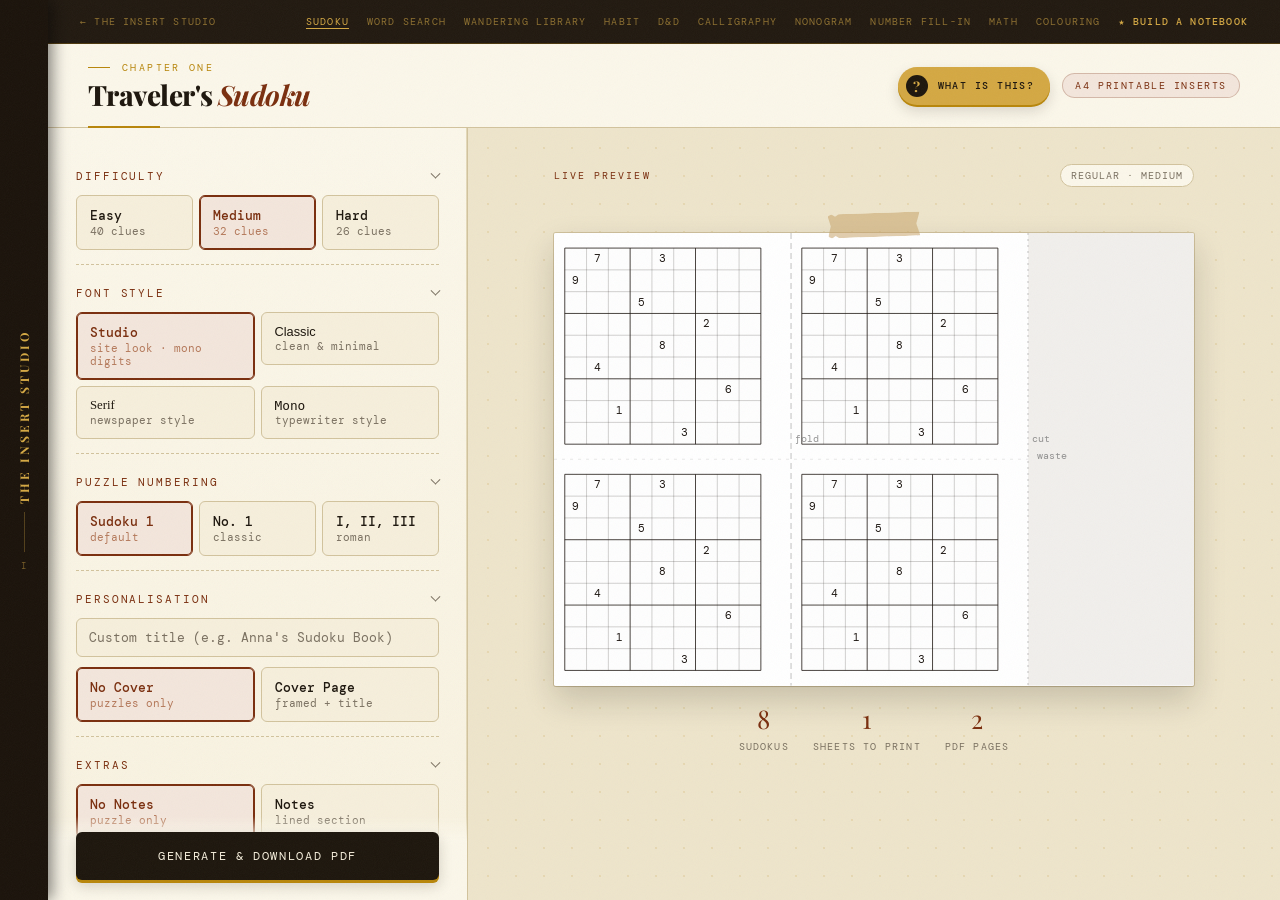
<file: sudoku/index.html>
<!DOCTYPE html>
<html lang="en">
<head>
<meta charset="UTF-8">
<meta name="viewport" content="width=device-width, initial-scale=1.0">
<title>TN Sudoku Generator</title>
<script src="../assets/jspdf.umd.min.js"></script>
<script src="../assets/pdf-kit.js"></script>
<script src="../assets/seed.js"></script>
<link rel="preconnect" href="https://fonts.googleapis.com">
<link href="https://fonts.googleapis.com/css2?family=Playfair+Display:ital,wght@0,400;0,700;0,900;1,400;1,700&family=DM+Mono:wght@300;400;500&family=IM+Fell+English:ital@0;1&family=Cormorant+Garamond:ital,wght@0,300;0,400;0,600;1,300;1,400&display=swap" rel="stylesheet">
<link rel="icon" type="image/svg+xml" href="../assets/favicon.svg">
<link rel="stylesheet" href="../assets/tokens.css">
<link rel="stylesheet" href="../assets/studio.css">
<script src="../assets/studio.js" defer></script>
<style>
/* sudoku-specific styles; shared styles live in ../assets/studio.css */
/* ── Header ── */
/* ── Main layout ── */
/* ── Left panel: settings ── */
/* Radio groups */
.radio-option input:checked + .radio-btn .rb-title { color: var(--accent); }
.radio-option input:checked + .radio-btn .rb-sub { color: var(--accent-light); opacity: 0.7; }
/* Text input */
/* Page count */
/* Duplex banner */
.duplex-banner .icon { flex-shrink: 0; }
/* Generate button */
/* Progress */
/* ── Right panel: preview ── */
/* ── Modal ── */
/* ── Responsive ── */
@media (max-width: 860px) {
  main { grid-template-columns: 1fr; }
  .preview-panel { padding: 24px; }
  header { padding: 20px 24px; }
}
</style>
</head>
<body>
<nav class="topbar" data-tool="sudoku"><a href="../">← The Insert Studio</a></nav>

<header>
  <div class="logo">Traveler's <em>Sudoku</em></div>
  <div class="header-tag">A4 Printable Inserts</div>
</header>

<main>
  <!-- ── Left: Settings ── -->
  <aside class="settings-panel">
    <div class="settings-inner">

      <!-- Difficulty -->
      <div class="section">
        <div class="section-title">Difficulty</div>
        <div class="radio-group cols-3">
          <label class="radio-option">
            <input type="radio" name="difficulty" value="easy">
            <span class="radio-btn">
              <span class="rb-title">Easy</span>
              <span class="rb-sub">40 clues</span>
            </span>
          </label>
          <label class="radio-option">
            <input type="radio" name="difficulty" value="medium" checked>
            <span class="radio-btn">
              <span class="rb-title">Medium</span>
              <span class="rb-sub">32 clues</span>
            </span>
          </label>
          <label class="radio-option">
            <input type="radio" name="difficulty" value="hard">
            <span class="radio-btn">
              <span class="rb-title">Hard</span>
              <span class="rb-sub">26 clues</span>
            </span>
          </label>
        </div>
      </div>

      <!-- Font -->
      <div class="section">
        <div class="section-title">Font Style</div>
        <div class="radio-group cols-2">
          <label class="radio-option">
            <input type="radio" name="font" value="studio" checked>
            <span class="radio-btn">
              <span class="rb-title" style="font-family:'DM Mono',monospace">Studio</span>
              <span class="rb-sub">site look · mono digits</span>
            </span>
          </label>
          <label class="radio-option">
            <input type="radio" name="font" value="helvetica">
            <span class="radio-btn">
              <span class="rb-title" style="font-family:sans-serif">Classic</span>
              <span class="rb-sub">clean & minimal</span>
            </span>
          </label>
          <label class="radio-option">
            <input type="radio" name="font" value="times">
            <span class="radio-btn">
              <span class="rb-title" style="font-family:serif">Serif</span>
              <span class="rb-sub">newspaper style</span>
            </span>
          </label>
          <label class="radio-option">
            <input type="radio" name="font" value="courier">
            <span class="radio-btn">
              <span class="rb-title" style="font-family:monospace">Mono</span>
              <span class="rb-sub">typewriter style</span>
            </span>
          </label>
        </div>
      </div>

      <!-- Numbering -->
      <div class="section">
        <div class="section-title">Puzzle Numbering</div>
        <div class="radio-group cols-3">
          <label class="radio-option">
            <input type="radio" name="numbering" value="sudoku" checked>
            <span class="radio-btn">
              <span class="rb-title">Sudoku 1</span>
              <span class="rb-sub">default</span>
            </span>
          </label>
          <label class="radio-option">
            <input type="radio" name="numbering" value="no">
            <span class="radio-btn">
              <span class="rb-title">No. 1</span>
              <span class="rb-sub">classic</span>
            </span>
          </label>
          <label class="radio-option">
            <input type="radio" name="numbering" value="roman">
            <span class="radio-btn">
              <span class="rb-title">I, II, III</span>
              <span class="rb-sub">roman</span>
            </span>
          </label>
        </div>
      </div>

      <!-- Personalisation -->
      <div class="section">
        <div class="section-title">Personalisation</div>
        <div style="display:flex;flex-direction:column;gap:10px;">
          <input type="text" id="customTitle" class="text-input" placeholder="Custom title (e.g. Anna's Sudoku Book)">

          <div class="radio-group cols-2">
            <label class="radio-option">
              <input type="radio" name="cover" value="none" checked>
              <span class="radio-btn">
                <span class="rb-title">No Cover</span>
                <span class="rb-sub">puzzles only</span>
              </span>
            </label>
            <label class="radio-option">
              <input type="radio" name="cover" value="cover">
              <span class="radio-btn">
                <span class="rb-title">Cover Page</span>
                <span class="rb-sub">framed + title</span>
              </span>
            </label>
          </div>
        </div>
      </div>

      <!-- Extras -->
      <div class="section">
        <div class="section-title">Extras</div>
        <div class="radio-group cols-2" style="margin-bottom:10px;">
          <label class="radio-option">
            <input type="radio" name="notes" value="none" checked>
            <span class="radio-btn">
              <span class="rb-title">No Notes</span>
              <span class="rb-sub">puzzle only</span>
            </span>
          </label>
          <label class="radio-option">
            <input type="radio" name="notes" value="notes">
            <span class="radio-btn">
              <span class="rb-title">Notes</span>
              <span class="rb-sub">lined section</span>
            </span>
          </label>
        </div>
        <div class="radio-group cols-2">
          <label class="radio-option">
            <input type="radio" name="datefield" value="none" checked>
            <span class="radio-btn">
              <span class="rb-title">No Date</span>
              <span class="rb-sub">clean layout</span>
            </span>
          </label>
          <label class="radio-option">
            <input type="radio" name="datefield" value="date">
            <span class="radio-btn">
              <span class="rb-title">Date Field</span>
              <span class="rb-sub">Date: ____</span>
            </span>
          </label>
        </div>
      </div>

      <!-- Pages -->
      <div class="section">
        <div class="section-title">Number of Pages</div>
        <div class="count-row">
          <button class="count-btn" id="decBtn">−</button>
          <input type="number" id="countDisplay" class="count-input" value="1" min="1" max="999">
          <button class="count-btn" id="incBtn">+</button>
          <span class="count-hint" id="countHint">= 8 sudokus</span>
        </div>
      </div>

      <!-- Seed -->
      <div class="section">
        <div class="section-title">Seed</div>
        <div id="seedBox"></div>
      </div>

      <!-- Printer -->
      <div class="section">
        <div class="section-title">Printer</div>
        <div id="duplexBanner" class="duplex-banner manual">
          <span class="icon">⚠</span>
          <span id="duplexText">Couldn't confirm duplex support. Two PDFs will be generated — Side 1 first, then Side 2 after reinserting.<br><a href="#" id="duplexOverride" style="color:var(--accent);font-size:0.65rem;">My printer supports duplex →</a></span>
        </div>
      </div>

    </div>

    <!-- Generate -->
    <div class="settings-footer">
      <button class="generate-btn" id="generateBtn">Generate &amp; Download PDF</button>
      <div class="progress" id="progress">
        <div class="progress-track"><div class="progress-fill" id="progressFill"></div></div>
        <div class="progress-text" id="progressText">Generating puzzles...</div>
      </div>
    </div>
  </aside>

  <!-- ── Right: Preview ── -->
  <section class="preview-panel">
    <div class="preview-header">
      <span class="preview-label">Live Preview</span>
      <span class="preview-badge" id="previewBadge">Regular · Medium</span>
    </div>

    <div class="preview-sheet">
      <canvas id="previewCanvas"></canvas>
    </div>

    <div class="preview-info">
      <div class="preview-stat">
        <span class="preview-stat-val" id="statPuzzles">8</span>
        <span class="preview-stat-label">Sudokus</span>
      </div>
      <div class="preview-stat">
        <span class="preview-stat-val" id="statSheets">1</span>
        <span class="preview-stat-label">Sheets to Print</span>
      </div>
      <div class="preview-stat">
        <span class="preview-stat-val" id="statPages">2</span>
        <span class="preview-stat-label">PDF Pages</span>
      </div>
    </div>
  </section>
</main>

<!-- Manual duplex modal -->
<div class="modal-overlay" id="modalOverlay">
  <div class="modal">
    <div class="modal-title">Two-step printing</div>
    <div class="modal-sub" id="modalSubtitle">No automatic duplex detected</div>
    <div id="modalSteps"></div>
    <div class="modal-actions">
      <button class="modal-btn" id="modalBtn1">Download Side 1</button>
      <button class="modal-btn ghost" id="modalClose">Close</button>
    </div>
  </div>
</div>

<script>
const { jsPDF } = window.jspdf;

let pageCount = 1;
let duplexSupported = false;
let generatedPuzzles = null;
let generatedPages = null;
let generatedDifficulty = null;
let bookSeed = '';
const seedUI = Seed.mount(document.getElementById('seedBox'));
let generatedTitle = null;

const countInput = document.getElementById('countDisplay');
const countHint = document.getElementById('countHint');
const decBtn = document.getElementById('decBtn');
const incBtn = document.getElementById('incBtn');
const generateBtn = document.getElementById('generateBtn');
const progress = document.getElementById('progress');
const progressFill = document.getElementById('progressFill');
const progressText = document.getElementById('progressText');
const duplexBanner = document.getElementById('duplexBanner');
const duplexText = document.getElementById('duplexText');
const modalOverlay = document.getElementById('modalOverlay');
const modalBtn1 = document.getElementById('modalBtn1');
const modalClose = document.getElementById('modalClose');

// ── Duplex: always manual by default, click to enable ────────────────────────
duplexSupported = false;
duplexBanner.addEventListener('click', e => {
  if (e.target.id === 'duplexOverride') {
    e.preventDefault();
    duplexSupported = true;
    duplexBanner.className = 'duplex-banner supported';
    duplexBanner.innerHTML = '<span class="icon">✓</span><span>Duplex enabled — one combined PDF will be generated.</span>';
  }
});


// ── Duplex detection ──────────────────────────────────────────────────────────

// ── UI helpers ────────────────────────────────────────────────────────────────
function getDifficulty() { return document.querySelector('input[name="difficulty"]:checked')?.value || 'medium'; }
function getTitle() { return document.getElementById('customTitle')?.value.trim() || ''; }
function getCover() { return document.querySelector('input[name="cover"]:checked')?.value || 'none'; }
function getCoverTitle() { return getCover() === 'cover' ? getTitle() : null; }
function getFont() { return document.querySelector('input[name="font"]:checked')?.value || 'studio'; }
const F = () => PDFKit.family(getFont());   // jsPDF family for puzzle digits
function getNotes() { return document.querySelector('input[name="notes"]:checked')?.value || 'none'; }
function getNumbering() { return document.querySelector('input[name="numbering"]:checked')?.value || 'sudoku'; }
function getDateField() { return document.querySelector('input[name="datefield"]:checked')?.value || 'none'; }
function toRoman(n) {
  const vals = [1000,900,500,400,100,90,50,40,10,9,5,4,1];
  const syms = ['M','CM','D','CD','C','XC','L','XL','X','IX','V','IV','I'];
  let result = '';
  for (let i = 0; i < vals.length; i++) { while (n >= vals[i]) { result += syms[i]; n -= vals[i]; } }
  return result;
}
function puzzleLabel(n) {
  const style = getNumbering();
  if (style === 'no') return `No. ${n}`;
  if (style === 'roman') return toRoman(n);
  return `Sudoku ${n}`;
}

function updateHint() {
  pageCount = parseInt(countInput.value) || 1;
  countHint.textContent = `= ${pageCount * 8} sudokus`;
}

countInput.addEventListener('input', updateHint);
decBtn.addEventListener('click', () => { if (pageCount > 1) { pageCount--; countInput.value = pageCount; updateHint(); } });
incBtn.addEventListener('click', () => { pageCount++; countInput.value = pageCount; updateHint(); });

// ── Sudoku logic ──────────────────────────────────────────────────────────────
function isValid(board, row, col, num) {
  for (let c = 0; c < 9; c++) if (board[row][c] === num) return false;
  for (let r = 0; r < 9; r++) if (board[r][col] === num) return false;
  const br = Math.floor(row/3)*3, bc = Math.floor(col/3)*3;
  for (let r = br; r < br+3; r++) for (let c = bc; c < bc+3; c++) if (board[r][c] === num) return false;
  return true;
}
function shuffle(arr) {
  for (let i = arr.length-1; i > 0; i--) { const j = Math.floor(Seed.random()*(i+1)); [arr[i],arr[j]]=[arr[j],arr[i]]; }
  return arr;
}
function solve(board) {
  for (let r = 0; r < 9; r++) for (let c = 0; c < 9; c++) {
    if (board[r][c] === 0) {
      for (const n of shuffle([1,2,3,4,5,6,7,8,9])) {
        if (isValid(board,r,c,n)) { board[r][c]=n; if(solve(board)) return true; board[r][c]=0; }
      }
      return false;
    }
  }
  return true;
}
// Counts solutions (stops at `limit`) using bitmasks and "fewest candidates first".
function countSolutions(board, limit) {
  const rows = Array(9).fill(0), cols = Array(9).fill(0), boxes = Array(9).fill(0);
  for (let r = 0; r < 9; r++) for (let c = 0; c < 9; c++) {
    const v = board[r][c]; if (v) { const bit = 1 << v; rows[r] |= bit; cols[c] |= bit; boxes[Math.floor(r/3)*3 + Math.floor(c/3)] |= bit; }
  }
  let found = 0;
  (function go() {
    let br = -1, bc = -1, best = 10, bmask = 0;
    for (let r = 0; r < 9 && best > 1; r++) for (let c = 0; c < 9; c++) {
      if (board[r][c]) continue;
      const mask = ~(rows[r] | cols[c] | boxes[Math.floor(r/3)*3 + Math.floor(c/3)]) & 0x3fe;
      let n = 0; for (let m = mask; m; m &= m - 1) n++;
      if (n < best) { best = n; br = r; bc = c; bmask = mask; if (n <= 1) break; }
    }
    if (br < 0) { found++; return; }
    const bi = Math.floor(br/3)*3 + Math.floor(bc/3);
    for (let v = 1; v <= 9 && found < limit; v++) {
      const bit = 1 << v; if (!(bmask & bit)) continue;
      board[br][bc] = v; rows[br] |= bit; cols[bc] |= bit; boxes[bi] |= bit;
      go();
      board[br][bc] = 0; rows[br] &= ~bit; cols[bc] &= ~bit; boxes[bi] &= ~bit;
    }
  })();
  return found;
}

// How many numbers are printed in the grid. Fewer = harder. Every puzzle has exactly one solution.
const CLUES = { easy: 40, medium: 32, hard: 26 };
function generateSudoku(difficulty) {
  const target = CLUES[difficulty] || CLUES.medium;
  const board = Array.from({length:9}, ()=>Array(9).fill(0));
  solve(board);
  const cells = []; for (let r=0;r<9;r++) for (let c=0;c<9;c++) cells.push([r,c]);
  shuffle(cells);
  let clues = 81;
  for (const [r, c] of cells) {
    if (clues <= target) break;
    const v = board[r][c];
    board[r][c] = 0;
    if (countSolutions(board, 2) === 1) clues--; else board[r][c] = v;   // would allow a 2nd solution: put it back
  }
  return board;
}

const seedLabel = () => 'The Insert Studio' + (bookSeed ? ' · Seed ' + bookSeed : '');

// ── PDF drawing ───────────────────────────────────────────────────────────────
const DIFF_LABEL = { easy: 'Easy', medium: 'Medium', hard: 'Hard' };

// One panel: header, grid, optional notes, footer.  (px,py,pw,ph) is the whole panel.
function drawPanel(doc, px, py, pw, ph, puzzle, number) {
  const label = puzzleLabel(number);                       // "Sudoku 3" | "No. 3" | "III"
  const accent = /^Sudoku\s/.test(label) ? 'No. ' + number : label;
  const top = PDFKit.header(doc, px, py, pw, {
    eyebrow: 'The Insert Studio · ' + DIFF_LABEL[getDifficulty()], title: 'Sudoku', accent
  });
  const bottom = PDFKit.footer(doc, px, py, pw, ph, { label: seedLabel() });
  const notesH = getNotes() === 'notes' ? 14 : 0;
  const size = Math.min(pw - 14, bottom - top - notesH - 2);
  const ox = px + (pw - size) / 2, oy = top + (bottom - top - notesH - size) / 2;
  drawSudoku(doc, ox, oy, size, puzzle);
  if (notesH) drawNotes(doc, ox, oy + size + 3, size);
}

function drawSudoku(doc, ox, oy, size, puzzle) {
  const cell = size / 9, C = PDFKit.COLORS;
  // given digits
  doc.setFont(F(), getFont() === 'studio' ? 'bold' : 'normal'); doc.setFontSize(cell * 1.75); doc.setTextColor(...C.ink);
  for (let row = 0; row < 9; row++) for (let col = 0; col < 9; col++) {
    const val = puzzle[row][col];
    if (val !== 0) doc.text(String(val), ox + col * cell + cell / 2, oy + row * cell + cell * 0.72, { align: 'center' });
  }
  // thin lines in tan, 3x3 boxes in ink
  for (let i = 0; i <= 9; i++) {
    if (i % 3 === 0) continue;
    doc.setDrawColor(...C.tan); doc.setLineWidth(0.18);
    doc.line(ox, oy + i * cell, ox + size, oy + i * cell);
    doc.line(ox + i * cell, oy, ox + i * cell, oy + size);
  }
  doc.setDrawColor(...C.ink); doc.setLineWidth(0.5);
  for (let i = 0; i <= 9; i += 3) {
    doc.line(ox, oy + i * cell, ox + size, oy + i * cell);
    doc.line(ox + i * cell, oy, ox + i * cell, oy + size);
  }
}

function drawNotes(doc, ox, oy, width) {
  const C = PDFKit.COLORS, lineGap = 4.5;
  PDFKit.set(doc, PDFKit.mono(), 'normal', 4.2, C.rust);
  PDFKit.text(doc, 'NOTES', ox, oy + 2.5, null, 0.6);
  if (getDateField() === 'date') {
    PDFKit.set(doc, PDFKit.mono(), 'normal', 4.2, C.muted);
    doc.text('Date: ____________', ox + width, oy + 2.5, { align: 'right' });
  }
  doc.setDrawColor(...C.rule); doc.setLineWidth(0.15);
  for (let i = 0; i < 3; i++) doc.line(ox, oy + 6 + i * lineGap, ox + width, oy + 6 + i * lineGap);
}

function drawRegularSide(doc, puzzles, startIdx, sideLabel) {
  const colW = 110, halfH = 105;
  for (const [col, row, num] of [[0,0,startIdx],[0,1,startIdx+1],[1,0,startIdx+2],[1,1,startIdx+3]])
    drawPanel(doc, col * colW, row * halfH, colW, halfH, puzzles[num-1], num);
  PDFKit.marks(doc, 'regular', { label: sideLabel, title: getTitle(), horizontal: true });
}

function drawCoverPage(doc, title, count) {
  PDFKit.cover(doc, {
    kicker: 'Sudoku', title: title || 'Sudoku Puzzles', blank: !title,
    subtitle: `${DIFF_LABEL[getDifficulty()]} · ${count} puzzles`
  });
}

// ── Build PDFs ────────────────────────────────────────────────────────────────
function buildDoc(puzzles, pages, sideFilter) {
  // sideFilter: 'all' | 'side1' | 'side2'
  // For side2 manual duplex: pages must be in REVERSE order so when
  // the stack is flipped, page N back aligns with page N front.
  const doc = new jsPDF({ orientation:'landscape', unit:'mm', format:'a4' });
  PDFKit.register(doc);
  let first = true;

  // Dedicated cover sheet: blank left panel, framed right panel
  // Printed as first page of side1 so when folded = outside front cover
  if (getCover() === 'cover' && sideFilter !== 'side2') {
    drawCoverPage(doc, getTitle(), pages * 8);
    first = false;
  }

  const pageOrder = sideFilter === 'side2'
    ? Array.from({length:pages}, (_,i) => pages-1-i)  // reversed
    : Array.from({length:pages}, (_,i) => i);

  for (const p of pageOrder) {
    const base = p * 8;
    if (sideFilter === 'all' || sideFilter === 'side1') {
      if (!first) doc.addPage(); first = false;
      const label = `Page ${p+1} of ${pages} - Side 1`;
      drawRegularSide(doc, puzzles, base+1, label);
    }
    if (sideFilter === 'all' || sideFilter === 'side2') {
      if (!first) doc.addPage(); first = false;
      const label = `Page ${p+1} of ${pages} - Side 2`;
      drawRegularSide(doc, puzzles, base+5, label);
    }
  }
  return doc;
}

// ── Generate button ───────────────────────────────────────────────────────────
generateBtn.addEventListener('click', async () => {
  const pages = parseInt(countInput.value) || 1;
  const total = pages * 8;

  generateBtn.disabled = true;
  progress.classList.add('visible');

  await new Promise(r => setTimeout(r, 50));

  bookSeed = Seed.begin(seedUI.value());
  const puzzles = [];
  for (let i=0; i<total; i++) {
    setProgress(i/total*60, `Generating puzzle ${i+1} of ${total}...`);
    await new Promise(r => setTimeout(r, 0));
    Seed.at(bookSeed, i + 1);
    puzzles.push(generateSudoku(getDifficulty()));
  }
  Seed.free(); seedUI.used(bookSeed);

  setProgress(80, 'Building PDF...');
  await PDFKit.preload();
  await new Promise(r => setTimeout(r, 50));

  if (duplexSupported) {
    // Single PDF, all pages interleaved
    const doc = buildDoc(puzzles, pages, 'all');
    setProgress(100, 'Done! Downloading...');
    await new Promise(r => setTimeout(r, 300));
    const titleSlug = getTitle().replace(/[^a-z0-9]/gi,'-').toLowerCase().replace(/-+/g,'-').replace(/^-|-$/g,'');
    const fname = titleSlug ? `${titleSlug}-sudoku-regular-${getDifficulty()}-${pages}pages.pdf` : `tn-sudoku-regular-${getDifficulty()}-${pages}pages.pdf`;
    doc.save(fname);
    generateBtn.disabled = false;
    progress.classList.remove('visible');
    progressFill.style.width = '0%';
  } else {
    // Store puzzles and show modal
    generatedPuzzles = puzzles;
    generatedPages = pages;
    generatedDifficulty = getDifficulty();
    generatedTitle = getTitle();
    setProgress(100, 'Ready!');
    await new Promise(r => setTimeout(r, 300));
    generateBtn.disabled = false;
    progress.classList.remove('visible');
    progressFill.style.width = '0%';
    showManualModal(pages);
  }
});

// ── Manual duplex modal ───────────────────────────────────────────────────────
function showManualModal(pages) {
  document.getElementById('modalSteps').innerHTML = `
    <div class="step">
      <div class="step-num">1</div>
      <div class="step-text">Click <strong>Download Side 1</strong> and print it on your printer. Make sure to print in <strong>landscape</strong> orientation.</div>
    </div>
    <div class="step">
      <div class="step-num">2</div>
      <div class="step-text">Take the printed pages out of the tray. <strong>Flip the stack face-down</strong> and reinsert it into the paper feed — do not rotate it.</div>
    </div>
    <div class="step">
      <div class="step-num">3</div>
      <div class="step-text">Click <strong>Download Side 2</strong> and print it. The pages are already in reverse order so they line up correctly when flipped.</div>
    </div>
  `;

  modalBtn1.textContent = 'Download Side 1';
  modalBtn1.onclick = () => {
    const doc = buildDoc(generatedPuzzles, generatedPages, 'side1');
    doc.save(`tn-sudoku-regular-${generatedDifficulty}-side1.pdf`);
    // After download, update modal to step 2/3
    modalBtn1.textContent = 'Download Side 2';
    modalBtn1.onclick = () => {
      const doc2 = buildDoc(generatedPuzzles, generatedPages, 'side2');
      doc2.save(`tn-sudoku-regular-${generatedDifficulty}-side2.pdf`);
      modalBtn1.textContent = '✓ All done!';
      modalBtn1.disabled = true;
      // Mark steps done
      document.querySelectorAll('.step-num').forEach(el => { el.classList.add('done'); el.textContent = '✓'; });
    };
    // Mark step 1 done
    const steps = document.querySelectorAll('.step-num');
    steps[0].classList.add('done'); steps[0].textContent = '✓';
  };

  modalOverlay.classList.add('visible');
}

modalClose.addEventListener('click', () => modalOverlay.classList.remove('visible'));
modalOverlay.addEventListener('click', e => { if (e.target === modalOverlay) modalOverlay.classList.remove('visible'); });

function setProgress(pct, text) {
  progressFill.style.width = pct+'%';
  progressText.textContent = text;
}

updateHint();

// ── Live preview ──────────────────────────────────────────────────────────────
function updatePreview() {
  const diff = getDifficulty();
  const pages = parseInt(document.getElementById('countDisplay').value) || 1;
  const hasCover = getCover() === 'cover';

  // Update badge and stats
  document.getElementById('previewBadge').textContent =
    `Regular · ${diff.charAt(0).toUpperCase()+diff.slice(1)}`;
  document.getElementById('statPuzzles').textContent = pages * 8;
  document.getElementById('statSheets').textContent = pages + (hasCover ? 1 : 0);
  document.getElementById('statPages').textContent = (pages + (hasCover ? 1 : 0)) * 2;

  // Draw preview on canvas
  const canvas = document.getElementById('previewCanvas');
  const rect = canvas.parentElement.getBoundingClientRect();
  const W = rect.width, H = rect.height;
  if (!W || !H) { setTimeout(updatePreview, 150); return; }
  canvas.style.width = W + 'px';
  canvas.style.height = H + 'px';
  canvas.width = Math.round(W * window.devicePixelRatio);
  canvas.height = Math.round(H * window.devicePixelRatio);
  const ctx = canvas.getContext('2d');
  ctx.scale(window.devicePixelRatio, window.devicePixelRatio);

  // Scale: 297mm -> W px
  const scale = W / 297;

  ctx.fillStyle = '#ffffff';
  ctx.fillRect(0, 0, W, H);

  drawRegularPreview(ctx, W, H, scale);
}

function drawRegularPreview(ctx, W, H, scale) {
  const colW = 110 * scale, halfH = H / 2, margin = 5 * scale;
  const sudSize = Math.min(colW - 2*margin, halfH - 14*scale);
  const vGap = (halfH - sudSize) / 2;
  const hasNotes = getNotes() === 'notes';
  const notesH = hasNotes ? 18*scale : 0;
  const actualSud = Math.min(colW - 2*margin, halfH - 14*scale - notesH);
  const actualVGap = (halfH - actualSud - notesH) / 2;

  // Draw 4 puzzle placeholders
  for (const [col, row] of [[0,0],[0,1],[1,0],[1,1]]) {
    const ox = col*colW + margin;
    const oy = row*halfH + actualVGap;
    drawPreviewGrid(ctx, ox, oy, actualSud, scale);
    if (hasNotes) drawPreviewNotes(ctx, ox, oy + actualSud + 2*scale, actualSud, scale);
  }

  // Fold line
  ctx.strokeStyle = 'rgba(100,100,100,0.5)';
  ctx.lineWidth = 0.8;
  ctx.setLineDash([6, 4]);
  ctx.beginPath(); ctx.moveTo(colW, 0); ctx.lineTo(colW, H); ctx.stroke();

  // Cut line
  ctx.setLineDash([2, 4]);
  ctx.strokeStyle = 'rgba(80,80,80,0.5)';
  ctx.beginPath(); ctx.moveTo(2*colW, 0); ctx.lineTo(2*colW, H); ctx.stroke();

  // Horizontal guide
  ctx.setLineDash([3, 5]);
  ctx.strokeStyle = 'rgba(180,180,180,0.6)';
  ctx.lineWidth = 0.5;
  ctx.beginPath(); ctx.moveTo(0, H/2); ctx.lineTo(2*colW, H/2); ctx.stroke();
  ctx.setLineDash([]);

  // Waste strip hatching
  ctx.fillStyle = 'rgba(220,215,208,0.4)';
  ctx.fillRect(2*colW, 0, W - 2*colW, H);

  // Labels
  ctx.font = `${4.5*scale}px DM Mono, monospace`;
  ctx.fillStyle = 'rgba(120,120,120,0.8)';
  ctx.fillText('fold', colW + 2*scale, H/2 - 8*scale);
  ctx.fillText('cut', 2*colW + 2*scale, H/2 - 8*scale);
  ctx.fillText('waste', 2*colW + 4*scale, H/2);
}

function drawPreviewGrid(ctx, ox, oy, size, scale) {
  const cell = size / 9;
  // Light fill
  ctx.fillStyle = '#fefefe';
  ctx.fillRect(ox, oy, size, size);

  // Sample numbers (sparse)
  const sample = [[0,1,7],[0,4,3],[1,0,9],[2,3,5],[3,6,2],[4,4,8],[5,1,4],[6,7,6],[7,2,1],[8,5,3]];
  ctx.font = `${cell*0.52}px DM Mono, monospace`;
  ctx.textAlign = 'center';
  ctx.textBaseline = 'middle';
  ctx.fillStyle = '#1c1510';
  for (const [r,c,v] of sample) {
    ctx.fillText(String(v), ox + c*cell + cell/2, oy + r*cell + cell/2);
  }
  ctx.textAlign = 'left';
  ctx.textBaseline = 'alphabetic';

  // Grid lines
  ctx.strokeStyle = '#1c1510';
  for (let i = 0; i <= 9; i++) {
    ctx.lineWidth = i % 3 === 0 ? 0.8 : 0.2;
    ctx.beginPath(); ctx.moveTo(ox, oy+i*cell); ctx.lineTo(ox+size, oy+i*cell); ctx.stroke();
    ctx.beginPath(); ctx.moveTo(ox+i*cell, oy); ctx.lineTo(ox+i*cell, oy+size); ctx.stroke();
  }
}

function drawPreviewNotes(ctx, ox, oy, width, scale) {
  ctx.strokeStyle = 'rgba(180,180,180,0.7)';
  ctx.lineWidth = 0.3;
  const lineGap = 4.5*scale;
  for (let i = 0; i < 3; i++) {
    const ly = oy + 5*scale + i*lineGap;
    ctx.beginPath(); ctx.moveTo(ox, ly); ctx.lineTo(ox+width, ly); ctx.stroke();
  }
}

// Wire preview to all settings changes
document.querySelectorAll('input[type=radio], input[type=number], input[type=text]')
  .forEach(el => el.addEventListener('change', updatePreview));
document.getElementById('countDisplay').addEventListener('input', updatePreview);
document.getElementById('customTitle').addEventListener('input', updatePreview);

// Initial preview after layout settles
setTimeout(updatePreview, 100);
setTimeout(updatePreview, 500);
setTimeout(updatePreview, 1000);
window.addEventListener('resize', updatePreview);
</script>
</body>
</html>
</file>
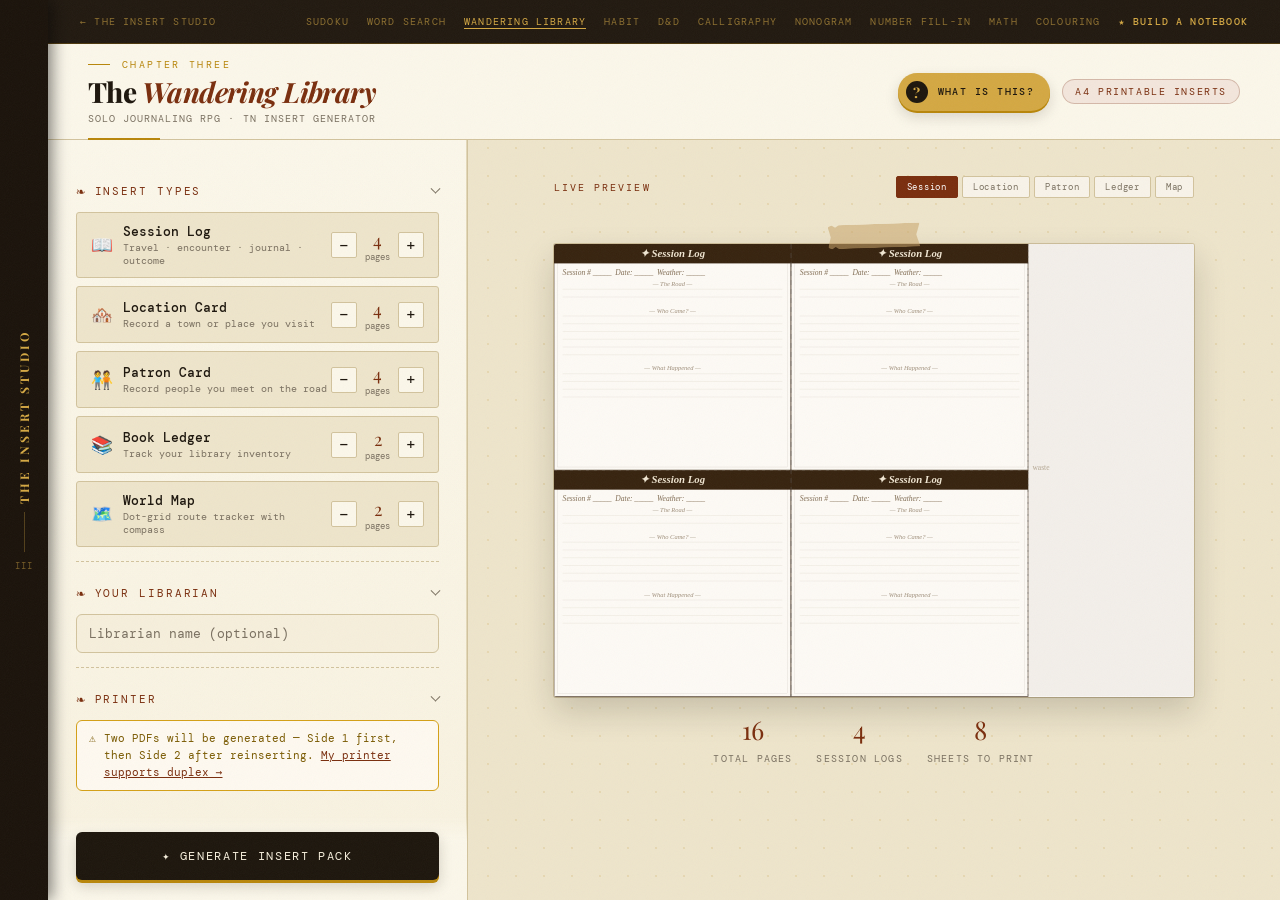
<file: wandering-library/index.html>
<!DOCTYPE html>
<html lang="en">
<head>
<meta charset="UTF-8">
<meta name="viewport" content="width=device-width, initial-scale=1.0">
<title>The Wandering Library — Insert Generator</title>
<script src="../assets/jspdf.umd.min.js"></script>
<script src="../assets/pdf-kit.js"></script>
<link href="https://fonts.googleapis.com/css2?family=Playfair+Display:ital,wght@0,400;0,700;0,900;1,400;1,700&family=DM+Mono:wght@300;400;500&family=IM+Fell+English:ital@0;1&family=Cormorant+Garamond:ital,wght@0,300;0,400;0,600;1,300;1,400&display=swap" rel="stylesheet">
<link rel="icon" type="image/svg+xml" href="../assets/favicon.svg">
<link rel="stylesheet" href="../assets/tokens.css">
<link rel="stylesheet" href="../assets/studio.css">
<script src="../assets/studio.js" defer></script>
<style>
/* wandering-library-specific styles; shared styles live in ../assets/studio.css */
/* Settings */
.section-title::before { content: '❧'; color: var(--accent); font-size: 0.9rem; }
/* Insert type cards */
.insert-grid { display: flex; flex-direction: column; gap: 8px; }
.insert-card { border: 1.5px solid var(--rule); border-radius: 3px; background: var(--cream); overflow: hidden; }
.insert-card-header {
  display: flex; align-items: center; justify-content: space-between;
  padding: 10px 14px; cursor: pointer; transition: background 0.12s;
}
.insert-card-header:hover { background: var(--accent-pale); }
.insert-card-title { display: flex; align-items: center; gap: 10px; font-size: 0.8rem; font-weight: 500; }
.insert-icon { font-size: 1.1rem; }
.insert-desc { font-size: 0.62rem; color: var(--muted); margin-top: 1px; font-weight: 400; }
.insert-controls { display: flex; align-items: center; gap: 8px; }
.qty-btn {
  width: 26px; height: 26px; border: 1.5px solid var(--rule); background: var(--warm-white);
  border-radius: 2px; font-size: 1rem; cursor: pointer; display: flex; align-items: center;
  justify-content: center; font-family: 'DM Mono', monospace; transition: all 0.1s; color: var(--ink);
}
.qty-btn:hover { border-color: var(--accent); background: var(--accent); color: white; }
.qty-val { font-family: 'Playfair Display', serif; font-size: 1.1rem; min-width: 24px; text-align: center; color: var(--accent); }
.qty-label { font-size: 0.58rem; color: var(--muted); }
/* Radio / options */
/* Duplex */
/* Generate */
/* Preview */
.preview-tabs { display: flex; gap: 4px; }
.preview-tab {
  font-size: 0.58rem; letter-spacing: 0.08em; padding: 4px 10px;
  border: 1px solid var(--rule); border-radius: 2px; cursor: pointer;
  background: rgba(253,250,245,0.7); color: var(--muted); transition: all 0.12s;
  font-family: 'DM Mono', monospace;
}
.preview-tab.active { background: var(--accent); color: white; border-color: var(--accent); }
/* Modal */
</style>
</head>
<body>
<nav class="topbar" data-tool="wandering-library"><a href="../">← The Insert Studio</a></nav>

<header>
  <div>
    <div class="logo">The <em>Wandering Library</em></div>
    <div class="logo-sub">Solo Journaling RPG · TN Insert Generator</div>
  </div>
  <div class="header-tag">A4 Printable Inserts</div>
</header>

<main>
  <aside class="settings-panel">
    <div class="settings-inner">

      <!-- Insert types -->
      <div class="section">
        <div class="section-title">Insert Types</div>
        <div class="insert-grid">

          <div class="insert-card" id="card-session">
            <div class="insert-card-header" onclick="toggleCard('session')">
              <div class="insert-card-title">
                <span class="insert-icon">📖</span>
                <div>
                  <div>Session Log</div>
                  <div class="insert-desc">Travel · encounter · journal · outcome</div>
                </div>
              </div>
              <div class="insert-controls">
                <button class="qty-btn" onclick="event.stopPropagation();changeQty('session',-1)">−</button>
                <div>
                  <div class="qty-val" id="qty-session">4</div>
                  <div class="qty-label">pages</div>
                </div>
                <button class="qty-btn" onclick="event.stopPropagation();changeQty('session',1)">+</button>
              </div>
            </div>
          </div>

          <div class="insert-card" id="card-location">
            <div class="insert-card-header" onclick="toggleCard('location')">
              <div class="insert-card-title">
                <span class="insert-icon">🏘️</span>
                <div>
                  <div>Location Card</div>
                  <div class="insert-desc">Record a town or place you visit</div>
                </div>
              </div>
              <div class="insert-controls">
                <button class="qty-btn" onclick="event.stopPropagation();changeQty('location',-1)">−</button>
                <div>
                  <div class="qty-val" id="qty-location">4</div>
                  <div class="qty-label">pages</div>
                </div>
                <button class="qty-btn" onclick="event.stopPropagation();changeQty('location',1)">+</button>
              </div>
            </div>
          </div>

          <div class="insert-card" id="card-patron">
            <div class="insert-card-header" onclick="toggleCard('patron')">
              <div class="insert-card-title">
                <span class="insert-icon">🧑‍🤝‍🧑</span>
                <div>
                  <div>Patron Card</div>
                  <div class="insert-desc">Record people you meet on the road</div>
                </div>
              </div>
              <div class="insert-controls">
                <button class="qty-btn" onclick="event.stopPropagation();changeQty('patron',-1)">−</button>
                <div>
                  <div class="qty-val" id="qty-patron">4</div>
                  <div class="qty-label">pages</div>
                </div>
                <button class="qty-btn" onclick="event.stopPropagation();changeQty('patron',1)">+</button>
              </div>
            </div>
          </div>

          <div class="insert-card" id="card-ledger">
            <div class="insert-card-header" onclick="toggleCard('ledger')">
              <div class="insert-card-title">
                <span class="insert-icon">📚</span>
                <div>
                  <div>Book Ledger</div>
                  <div class="insert-desc">Track your library inventory</div>
                </div>
              </div>
              <div class="insert-controls">
                <button class="qty-btn" onclick="event.stopPropagation();changeQty('ledger',-1)">−</button>
                <div>
                  <div class="qty-val" id="qty-ledger">2</div>
                  <div class="qty-label">pages</div>
                </div>
                <button class="qty-btn" onclick="event.stopPropagation();changeQty('ledger',1)">+</button>
              </div>
            </div>
          </div>

          <div class="insert-card" id="card-map">
            <div class="insert-card-header" onclick="toggleCard('map')">
              <div class="insert-card-title">
                <span class="insert-icon">🗺️</span>
                <div>
                  <div>World Map</div>
                  <div class="insert-desc">Dot-grid route tracker with compass</div>
                </div>
              </div>
              <div class="insert-controls">
                <button class="qty-btn" onclick="event.stopPropagation();changeQty('map',-1)">−</button>
                <div>
                  <div class="qty-val" id="qty-map">2</div>
                  <div class="qty-label">pages</div>
                </div>
                <button class="qty-btn" onclick="event.stopPropagation();changeQty('map',1)">+</button>
              </div>
            </div>
          </div>

        </div>
      </div>

      <!-- Librarian name -->
      <div class="section">
        <div class="section-title">Your Librarian</div>
        <input type="text" id="librarianName" class="text-input" placeholder="Librarian name (optional)">
      </div>

      <!-- Printer -->
      <div class="section">
        <div class="section-title">Printer</div>
        <div id="duplexBanner" class="duplex-banner manual">
          <span>⚠</span>
          <span>Two PDFs will be generated — Side 1 first, then Side 2 after reinserting. <a href="#" id="duplexOverride" style="color:var(--accent)">My printer supports duplex →</a></span>
        </div>
      </div>

    </div>

    <div class="settings-footer">
      <button class="generate-btn" id="generateBtn">✦ Generate Insert Pack</button>
      <div class="progress" id="progress">
        <div class="progress-track"><div class="progress-fill" id="progressFill"></div></div>
        <div class="progress-text" id="progressText">Preparing your library...</div>
      </div>
    </div>
  </aside>

  <!-- Preview -->
  <section class="preview-panel">
    <div class="preview-header">
      <span class="preview-label">Live Preview</span>
      <div class="preview-tabs">
        <button class="preview-tab active" onclick="setPreviewType('session')">Session</button>
        <button class="preview-tab" onclick="setPreviewType('location')">Location</button>
        <button class="preview-tab" onclick="setPreviewType('patron')">Patron</button>
        <button class="preview-tab" onclick="setPreviewType('ledger')">Ledger</button>
        <button class="preview-tab" onclick="setPreviewType('map')">Map</button>
      </div>
    </div>
    <div class="preview-sheet"><canvas id="previewCanvas"></canvas></div>
    <div class="preview-info">
      <div class="preview-stat"><span class="preview-stat-val" id="statTotal">16</span><span class="preview-stat-label">Total Pages</span></div>
      <div class="preview-stat"><span class="preview-stat-val" id="statSessions">4</span><span class="preview-stat-label">Session Logs</span></div>
      <div class="preview-stat"><span class="preview-stat-val" id="statSheets">8</span><span class="preview-stat-label">Sheets to Print</span></div>
    </div>
  </section>
</main>

<div class="modal-overlay" id="modalOverlay">
  <div class="modal">
    <div class="modal-title">Two-step printing</div>
    <div class="modal-sub">Manual duplex</div>
    <div id="modalSteps"></div>
    <div class="modal-actions">
      <button class="modal-btn" id="modalBtn1">Download Side 1</button>
      <button class="modal-btn ghost" id="modalClose">Close</button>
    </div>
  </div>
</div>

<script>
const { jsPDF } = window.jspdf;

// ── State ──────────────────────────────────────────────────────────────────────
const quantities = { session: 4, location: 4, patron: 4, ledger: 2, map: 2 };
let duplexSupported = false;
let currentPreview = 'session';
let generatedDocs = null;

const generateBtn  = document.getElementById('generateBtn');
const progress     = document.getElementById('progress');
const progressFill = document.getElementById('progressFill');
const progressText = document.getElementById('progressText');
const duplexBanner = document.getElementById('duplexBanner');
const modalOverlay = document.getElementById('modalOverlay');
const modalBtn1    = document.getElementById('modalBtn1');
const modalClose   = document.getElementById('modalClose');

const getLibrarian = () => document.getElementById('librarianName')?.value.trim() || '';

// ── UI helpers ─────────────────────────────────────────────────────────────────
function changeQty(type, delta) {
  quantities[type] = Math.max(0, quantities[type] + delta);
  document.getElementById('qty-' + type).textContent = quantities[type];
  updateStats(); updatePreview();
}

function toggleCard(type) { /* just visual — no collapse needed */ }

function setPreviewType(type) {
  currentPreview = type;
  document.querySelectorAll('.preview-tab').forEach((t,i) => {
    t.classList.toggle('active', ['session','location','patron','ledger','map'][i] === type);
  });
  updatePreview();
}

function updateStats() {
  const total = Object.values(quantities).reduce((a,b) => a+b, 0);
  document.getElementById('statTotal').textContent = total;
  document.getElementById('statSessions').textContent = quantities.session;
  document.getElementById('statSheets').textContent = Math.ceil(total / 2);
}

function setProgress(pct, text) {
  progressFill.style.width = pct + '%';
  progressText.textContent = text;
}

duplexBanner.addEventListener('click', e => {
  if (e.target.id === 'duplexOverride') {
    e.preventDefault();
    duplexSupported = true;
    duplexBanner.className = 'duplex-banner supported';
    duplexBanner.innerHTML = '<span>✓</span><span>Duplex enabled — one combined PDF.</span>';
  }
});

modalClose.addEventListener('click', () => modalOverlay.classList.remove('visible'));
modalOverlay.addEventListener('click', e => { if (e.target === modalOverlay) modalOverlay.classList.remove('visible'); });

// ── PDF Drawing helpers ────────────────────────────────────────────────────────
const PW = 110, PH = 210; // panel dimensions in mm (Regular TN)

// Fonts: Playfair (PDFKit.serif) for titles / section headings / numerals, DM Mono (PDFKit.mono) for labels and lists.
// Sizes are pt, layout is mm.
function mmFont(doc, size, style='normal', face='serif') {
  const mono = face === 'mono';
  if (mono && style === 'italic') style = 'normal';
  if (mono && style === 'bolditalic') style = 'bold';
  doc.setFont(mono ? PDFKit.mono() : PDFKit.serif(), style);
  doc.setFontSize(size);
}

// Ornate border with corner flourishes
function drawBorder(doc, x, y, w, h, thin=false) {
  // Outer border
  doc.setDrawColor(60, 40, 20);
  doc.setLineWidth(thin ? 0.5 : 0.8);
  doc.rect(x, y, w, h);
  // Inner border
  doc.setLineWidth(0.2);
  doc.rect(x+1.8, y+1.8, w-3.6, h-3.6);

  // Corner flourishes — small L-shapes
  const c = 4;
  doc.setLineWidth(0.5);
  for (const [cx, cy, sx, sy] of [
    [x+1.8, y+1.8, 1, 1], [x+w-1.8, y+1.8, -1, 1],
    [x+1.8, y+h-1.8, 1, -1], [x+w-1.8, y+h-1.8, -1, -1]
  ]) {
    doc.line(cx, cy, cx+sx*c, cy);
    doc.line(cx, cy, cx, cy+sy*c);
  }
}

// Coloured title band (kept from the original design) with starred Playfair title
function drawBand(doc, px, py, pw, rgb, textRgb, title, sub) {
  doc.setFillColor(rgb[0], rgb[1], rgb[2]);
  doc.rect(px, py, pw, 10, 'F');
  mmFont(doc, 10, 'bolditalic', 'serif'); doc.setTextColor(textRgb[0], textRgb[1], textRgb[2]);
  PDFKit.starTitle(doc, title, px + pw/2, py + 6.7);
  if (sub) {
    mmFont(doc, 6, 'italic', 'serif'); doc.setTextColor(textRgb[0], textRgb[1], textRgb[2]);
    let t = sub;
    while (doc.getTextWidth(t) > pw/2 - 22 && t.length > 3) t = t.slice(0, -2).trimEnd() + '…';
    doc.text(t, px+pw-5, py+8.6, {align:'right'});
  }
}

// Footer text line inside the frame: brand label + italic page number
function drawFooter(doc, px, py, pw, ph, pageNum) {
  mmFont(doc, 3.4, 'normal', 'mono'); doc.setTextColor(154,144,128);
  PDFKit.text(doc, 'THE INSERT STUDIO', px+pw/2, py+ph-4, {align:'center'}, 0.5);
  if (pageNum !== '' && pageNum != null) {
    mmFont(doc, 6.5, 'italic', 'serif'); doc.setTextColor(122,46,14);
    doc.text(String(pageNum), px+pw-6, py+ph-3.8, {align:'right'});
  }
}

// Ornate section header: Playfair italic between two rules. Occupies ~3.4mm below the baseline y.
function drawSectionHeader(doc, text, x, y, w, fs=6) {
  const pad = 3;
  mmFont(doc, fs, 'italic', 'serif');
  doc.setTextColor(60, 40, 20);
  const tw = doc.getTextWidth(text);
  const cx = x + w/2;
  // Rules either side
  doc.setDrawColor(120, 90, 50);
  doc.setLineWidth(0.25);
  if (cx - tw/2 - pad > x + 4) {
    doc.line(x+4, y, cx - tw/2 - pad, y);
    doc.line(cx + tw/2 + pad, y, x+w-4, y);
  }
  doc.text(text, cx, y + 0.9, { align:'center' });
}
const SH = 3.5; // header baseline -> first content

// Ruled lines
function drawLines(doc, x, y, w, count, gap=4.5, color=[201,185,143]) {
  doc.setDrawColor(...color);
  doc.setLineWidth(0.18);
  for (let i = 0; i < count; i++) {
    doc.line(x, y + i*gap, x+w, y + i*gap);
  }
}

// Small label (DM Mono)
function label(doc, text, x, y, fs=4.2, color=[100,80,60]) {
  mmFont(doc, fs, 'normal', 'mono');
  doc.setTextColor(...color);
  doc.text(text, x, y);
}

// Field with underline
function field(doc, name, x, y, w, fs=4.2) {
  label(doc, name, x, y, fs);
  doc.setDrawColor(160, 140, 110);
  doc.setLineWidth(0.18);
  const lx = x + doc.getTextWidth(name) + 1.5;
  doc.line(lx, y+0.5, x+w, y+0.5);
}

// Big name line: small caption above a heavier rule
function nameLine(doc, caption, x, y, w, rgb) {
  label(doc, caption, x, y, 4.2);
  doc.setDrawColor(rgb[0], rgb[1], rgb[2]); doc.setLineWidth(0.4);
  doc.line(x, y+4.2, x+w, y+4.2);
  return y + 7.4;
}

// d6 mini table
function drawD6Table(doc, entries, x, y, w, rowH = 3.0) {
  entries.forEach(([roll, text], i) => {
    const ry = y + i*rowH;
    mmFont(doc, 4, 'bold', 'mono');
    doc.setTextColor(100, 60, 20);
    doc.text(roll, x+1, ry+rowH*0.7);
    mmFont(doc, 4, 'normal', 'mono');
    doc.setTextColor(40, 30, 20);
    doc.text(text, x+6.5, ry+rowH*0.7);
    if (i < entries.length-1) {
      doc.setDrawColor(200,185,165);
      doc.setLineWidth(0.1);
      doc.line(x, ry+rowH, x+w, ry+rowH);
    }
  });
  doc.setDrawColor(140,110,70);
  doc.setLineWidth(0.25);
  doc.rect(x, y, w, entries.length*rowH);
}

// Header + n ruled lines. Returns the y after the block.
function secLines(doc, title, x, y, w, n, gap) {
  drawSectionHeader(doc, title, x, y, w);
  drawLines(doc, x, y+SH+0.6, w, n, gap);
  return y + SH + 0.6 + (n-1)*gap + 3.4;
}

const D6_ROAD = [
  ['1–2', 'Peaceful road, time to think'],
  ['3', 'Met a traveler on the way'],
  ['4', 'Took a wrong turn — discovery?'],
  ['5', 'Bad weather slowed you down'],
  ['6', 'Something unusual happened'],
];
const D6_VISITOR = [
  ['1', 'A curious child with questions'],
  ['2', 'An elderly scholar seeking lore'],
  ['3', 'A merchant wanting distraction'],
  ['4', 'Someone who just returned a book'],
  ['5', 'A traveler passing through'],
  ['6', 'Someone from your past'],
];
const D6_PATRON = [
  ['1','Curious — full of questions'],
  ['2','Shy — hard to draw out'],
  ['3','Gruff — but secretly kind'],
  ['4','Warm — remembers your name'],
  ['5','Mysterious — few answers'],
  ['6','Learned — knows much'],
];

function drawChecks(doc, items, x, y, w) {
  items.forEach((c, i) => {
    const bx = x + (i % 2) * (w / 2), by = y + Math.floor(i / 2) * 4;
    doc.setDrawColor(100,80,55); doc.setLineWidth(0.3);
    doc.rect(bx, by - 2.6, 2.6, 2.6);
    mmFont(doc, 4.6, 'normal', 'mono'); doc.setTextColor(50,35,20);
    doc.text(c, bx + 4, by);
  });
}

// ── SESSION LOG ────────────────────────────────────────────────────────────────
function drawSessionLog(doc, px, py, pw, ph, pageNum, librarian) {
  const m = 5; // margin
  const iw = pw - m*2; // inner width
  const B = py + ph - 8.6; // content bottom (above the footer)
  drawBorder(doc, px, py, pw, ph);
  drawBand(doc, px, py, pw, [55,35,15], [240,230,210], 'Session Log', librarian);

  let cy = py + 14.4;

  // Session # / Date / Weather row
  const fields3 = [['Session #:', 24], ['Date:', 30], ['Weather:', iw-60]];
  let fx = px+m;
  fields3.forEach(([name, w]) => {
    field(doc, name, fx, cy, w, 4.2);
    fx += w + 3;
  });
  cy += 5.2;
  const checks = ['Books lent out', 'Books returned', 'New book found', 'Book lost or damaged'];

  drawSectionHeader(doc, '— The Road —', px+m, cy, iw); cy += SH;
  drawLines(doc, px+m, cy, iw, 1, 4.5); cy += 4.2;
  label(doc, 'Roll d6 for the journey:', px+m, cy, 4.2); cy += 1.4;
  drawD6Table(doc, D6_ROAD, px+m, cy, iw, 2.9); cy += 5*2.9 + 2.6;
  drawSectionHeader(doc, '— Who Came to the Library? —', px+m, cy, iw); cy += SH;
  drawD6Table(doc, D6_VISITOR, px+m, cy, iw, 2.9); cy += 6*2.9 + 2.6;
  drawSectionHeader(doc, '— The Library Tonight —', px+m, cy, iw); cy += SH + 0.8;
  drawChecks(doc, checks, px+m, cy, iw); cy += 2*4 + 0.4;
  // Optional journal lines, only as many as genuinely fit
  const need = SH + 5 + 5.6;                 // "Until next time" block
  const wLines = Math.floor((B - need - (cy + SH + 0.6) - 1.5) / 4);
  if (wLines >= 2) {
    drawSectionHeader(doc, '— What Happened —', px+m, cy, iw); cy += SH + 0.6;
    drawLines(doc, px+m, cy, iw, wLines, 4); cy += wLines*4 + 0.8;
  }
  drawSectionHeader(doc, '— Until Next Time —', px+m, cy, iw); cy += SH + 1.2;
  field(doc, 'Next destination:', px+m, cy, iw, 4.2); cy += 5;
  field(doc, 'One thing I\'m carrying forward:', px+m, cy, iw, 4.2);
  drawFooter(doc, px, py, pw, ph, pageNum);
}

// ── LOCATION CARD ──────────────────────────────────────────────────────────────
function drawLocationCard(doc, px, py, pw, ph, pageNum) {
  const m = 5, iw = pw - m*2;
  const B = py + ph - 8.6;
  drawBorder(doc, px, py, pw, ph);
  drawBand(doc, px, py, pw, [40,60,35], [220,240,215], 'Location Card');

  let cy = py+14.2;
  cy = nameLine(doc, 'Place Name', px+m, cy, iw, [80,100,60]);

  field(doc, 'Region:', px+m, cy, iw*0.45, 4.2);
  field(doc, 'Type:', px+m+iw*0.5, cy, iw*0.5, 4.2);
  cy += 5;
  field(doc, 'First visited:', px+m, cy, iw*0.5, 4.2);
  field(doc, 'Pop. feel:', px+m+iw*0.55, cy, iw*0.45, 4.2);
  cy += 5.4;
  // fixed parts: 5 headers, return rows; the rest is shared by 8 ruled lines
  const fixed = 5*(SH + 0.6 + 2.6) + 2*4.8;
  const g = Math.max(3.2, Math.min(4.5, (B - cy - fixed) / 11));
  cy = secLines(doc, '— Notable Features —', px+m, cy, iw, 3, g) - 0.8;
  cy = secLines(doc, '— What the Library Offered Here —', px+m, cy, iw, 3, g) - 0.8;
  cy = secLines(doc, '— People Met Here —', px+m, cy, iw, 3, g) - 0.8;
  drawSectionHeader(doc, '— Return Visits —', px+m, cy, iw); cy += SH + 1.4;
  for (let i=0; i<2; i++) {
    field(doc, 'Date:', px+m, cy, iw*0.4, 4.2);
    field(doc, 'Note:', px+m+iw*0.45, cy, iw*0.55, 4.2);
    cy += 4.8;
  }
  cy += 0.8;
  secLines(doc, '— I Will Remember —', px+m, cy, iw, 2, g);
  drawFooter(doc, px, py, pw, ph, pageNum);
}

// ── PATRON CARD ────────────────────────────────────────────────────────────────
function drawPatronCard(doc, px, py, pw, ph, pageNum) {
  const m = 5, iw = pw - m*2;
  const B = py + ph - 8.6;
  drawBorder(doc, px, py, pw, ph);
  drawBand(doc, px, py, pw, [60,35,55], [235,220,240], 'Patron Card');

  let cy = py+14.2;
  cy = nameLine(doc, 'Name', px+m, cy, iw, [100,60,100]);
  field(doc, 'Met at:', px+m, cy, iw*0.55, 4.2);
  field(doc, 'Date:', px+m+iw*0.6, cy, iw*0.4, 4.2);
  cy += 5.4;

  const willReturn = (x, y) => {
    doc.setDrawColor(100,80,55); doc.setLineWidth(0.3);
    doc.rect(x, y-2.8, 2.8, 2.8);
    mmFont(doc, 4.6, 'normal', 'mono'); doc.setTextColor(50,35,20);
    doc.text('Will return', x+4.5, y);
  };

  drawSectionHeader(doc, '— Personality (d6) —', px+m, cy, iw); cy += SH;
  drawD6Table(doc, D6_PATRON, px+m, cy, iw, 2.9); cy += 6*2.9 + 3.6;
  cy = secLines(doc, '— Appearance —', px+m, cy, iw, 2, 3.8) - 0.6;
  drawSectionHeader(doc, '— Books —', px+m, cy, iw); cy += SH + 1.4;
  field(doc, 'Borrowed:', px+m, cy, iw, 4.2); cy += 4.8;
  field(doc, 'Returned:', px+m, cy, iw, 4.2); cy += 5.4;
  willReturn(px+m, cy); cy += 4.4;
  const n = Math.max(1, Math.floor((B - (cy + SH + 0.6)) / 3.8) + 1);
  secLines(doc, '— Notes —', px+m, cy, iw, n, 3.8);
  drawFooter(doc, px, py, pw, ph, pageNum);
}

// ── BOOK LEDGER ────────────────────────────────────────────────────────────────
function drawBookLedger(doc, px, py, pw, ph, pageNum, librarian) {
  const m = 4, iw = pw - m*2;
  drawBorder(doc, px, py, pw, ph);
  drawBand(doc, px, py, pw, [35,45,65], [215,225,245], 'Book Ledger', librarian);

  let cy = py+13;

  // Column headers
  const cols = [
    {label:'Title', w:0.38},
    {label:'Genre', w:0.18},
    {label:'Condition', w:0.18},
    {label:'Lent To', w:0.16},
    {label:'Status', w:0.10},
  ];
  let cx = px+m;
  doc.setFillColor(240,235,220);
  doc.rect(px+m, cy-3.5, iw, 5.5, 'F');
  mmFont(doc, 4, 'bold', 'mono'); doc.setTextColor(60,45,25);
  cols.forEach(col => {
    let t = col.label.toUpperCase();
    while (doc.getTextWidth(t) > col.w*iw - 1 && t.length > 2) t = t.slice(0, -1);
    doc.text(t, cx+0.8, cy+0.2);
    cx += col.w*iw;
  });
  cy += 4;

  // Rows
  const rowH = (ph - (cy-py) - 9.4) / 14;
  for (let i=0; i<14; i++) {
    const ry = cy + i*rowH;
    if (i % 2 === 0) {
      doc.setFillColor(250,245,236);
      doc.rect(px+m, ry, iw, rowH, 'F');
    }
    doc.setDrawColor(210,200,180); doc.setLineWidth(0.12);
    doc.line(px+m, ry+rowH, px+m+iw, ry+rowH);
    let lx = px+m;
    cols.forEach((col, ci) => {
      if (ci > 0) {
        doc.setDrawColor(210,200,180); doc.setLineWidth(0.12);
        doc.line(lx, ry, lx, ry+rowH);
      }
      lx += col.w*iw;
    });
  }
  // Outer table border
  const tableH = 14*rowH;
  doc.setDrawColor(130,100,60); doc.setLineWidth(0.3);
  doc.rect(px+m, cy, iw, tableH);

  drawFooter(doc, px, py, pw, ph, pageNum);
}

// ── WORLD MAP ──────────────────────────────────────────────────────────────────
function drawWorldMap(doc, px, py, pw, ph, pageNum, librarian) {
  const m = 5, iw = pw-m*2;
  drawBorder(doc, px, py, pw, ph);

  // Header
  mmFont(doc, 9.5, 'bolditalic', 'serif'); doc.setTextColor(50,35,15);
  PDFKit.starTitle(doc, 'The Wandering Library', px + pw/2, py + 8);
  mmFont(doc, 4, 'normal', 'mono'); doc.setTextColor(120,90,55);
  PDFKit.text(doc, 'ROUTES & PLACES', px+pw/2, py+11.6, {align:'center'}, 0.8);
  doc.setDrawColor(140,110,65); doc.setLineWidth(0.3);
  doc.line(px+m+4, py+13.3, px+pw-m-4, py+13.3);

  // Bottom boxes (legend + places visited)
  const boxH = 17, boxY = py+ph-8.6-boxH;
  // Dot grid (5mm spacing)
  const gridTop = py+16.5, gridBot = boxY-3;
  const gridLeft = px+m+2, gridRight = px+pw-m-2;
  doc.setFillColor(130,100,60);
  for (let gx=gridLeft; gx<=gridRight; gx+=5) {
    for (let gy=gridTop; gy<=gridBot; gy+=5) {
      doc.circle(gx, gy, 0.3, 'F');
    }
  }

  // Compass rose (top right of map area)
  const cx2 = gridRight-9, cy2 = gridTop+9;
  doc.setFillColor(255,255,255); doc.circle(cx2, cy2, 9, 'F');
  doc.setDrawColor(80,55,25); doc.setLineWidth(0.4);
  doc.line(cx2, cy2-6, cx2, cy2+6);
  doc.line(cx2-6, cy2, cx2+6, cy2);
  doc.line(cx2-4, cy2-4, cx2+4, cy2+4);
  doc.line(cx2+4, cy2-4, cx2-4, cy2+4);
  mmFont(doc, 5.5, 'bold', 'serif'); doc.setTextColor(80,55,25);
  doc.text('N', cx2, cy2-7.4, {align:'center'});
  doc.text('S', cx2, cy2+10.6, {align:'center'});
  doc.text('W', cx2-8.2, cy2+0.8, {align:'right'});
  doc.text('E', cx2+8.2, cy2+0.8);

  // Legend box (bottom left)
  const lx = px+m+2, ly = boxY, lw = iw*0.5-1;
  doc.setDrawColor(130,100,60); doc.setLineWidth(0.25);
  doc.rect(lx, ly, lw, boxH);
  mmFont(doc, 5.4, 'italic', 'serif'); doc.setTextColor(100,75,45);
  doc.text('Legend', lx+2, ly+3.6);
  doc.setLineWidth(0.2);
  doc.line(lx+1, ly+4.8, lx+lw-1, ly+4.8);
  // Legend entries: symbols drawn as vectors, two columns
  const items = [['Town / Village','dot'],['City','star'],['Landmark','dia'],['River / Water','wave'],['Mountains','tri']];
  items.forEach(([t, k], i) => {
    const colx = lx + 2 + (i < 3 ? 0 : lw/2), iy = ly + 8.4 + (i % 3) * 3.5;
    const sx = colx + 1.4, sy = iy - 0.8;
    doc.setFillColor(70,50,30); doc.setDrawColor(70,50,30); doc.setLineWidth(0.25);
    if (k === 'dot') doc.circle(sx, sy, 0.8, 'F');
    else if (k === 'star') PDFKit.star(doc, sx, sy, 1.3);
    else if (k === 'dia') doc.lines([[1.1,1.1],[-1.1,1.1],[-1.1,-1.1],[1.1,-1.1]], sx, sy-1.1, [1,1], 'F', true);
    else if (k === 'wave') doc.lines([[0.7,-0.8],[0.7,0.8],[0.7,-0.8],[0.7,0.8]], sx-1.4, sy, [1,1], 'S', false);
    else doc.lines([[1.2,-2],[1.2,2]], sx-1.2, sy+1, [1,1], 'S', false);
    mmFont(doc, 3.9, 'normal', 'mono'); doc.setTextColor(70,50,30);
    doc.text(t, colx+4, iy);
  });

  // Places visited box (bottom right)
  const bx = px+m+iw*0.5+1, bw = iw*0.5-3;
  doc.setDrawColor(130,100,60); doc.setLineWidth(0.25);
  doc.rect(bx, boxY, bw, boxH);
  mmFont(doc, 5.4, 'italic', 'serif'); doc.setTextColor(100,75,45);
  doc.text('Places Visited', bx+2, boxY+3.6);
  doc.setLineWidth(0.2); doc.line(bx+1, boxY+4.8, bx+bw-1, boxY+4.8);
  drawLines(doc, bx+2, boxY+8.6, bw-4, 3, 3.6, [201,185,143]);

  drawFooter(doc, px, py, pw, ph, pageNum);
}

// ── Layout helpers ─────────────────────────────────────────────────────────────
// Regular TN: 4 panels per A4 landscape (2 cols × 2 rows, each 110×105mm)
function layoutRegular(doc, drawFn, pageData, sideLabel) {
  const colW=110, halfH=105;
  PDFKit.marks(doc, 'regular', { label: sideLabel, horizontal: true });
  const positions = [[0,0],[0,1],[1,0],[1,1]];
  pageData.forEach((data, i) => {
    if (i >= 4) return;
    const [col, row] = positions[i];
    drawFn(doc, col*colW, row*halfH, colW, halfH, data.num, data.librarian);
  });
}

// ── Build the full PDF ─────────────────────────────────────────────────────────
function buildFullDoc(sideFilter) {
  const doc = new jsPDF({orientation:'landscape',unit:'mm',format:'a4'});
  PDFKit.register(doc);
  const librarian = getLibrarian();
  let first = true;
  let pageNum = 1;

  // Collect all pages in order: sessions, locations, patrons, ledgers, maps
  // Each page type fills panels (4 per A4 sheet)
  const insertOrder = ['session','location','patron','ledger','map'];
  const drawFns = {
    session: drawSessionLog,
    location: drawLocationCard,
    patron: drawPatronCard,
    ledger: drawBookLedger,
    map: drawWorldMap,
  };

  for (const type of insertOrder) {
    const qty = quantities[type];
    if (qty === 0) continue;

    // Each "page" = one full 110×210mm panel = needs 1 slot in the 4-up layout
    // We batch panels into A4 sheets (side1 = panels 1-4 of each group, side2 = panels 5-8)
    // For simplicity: side1 gets the odd batches, side2 even batches
    // Actually: each A4 sheet holds 4 panels. We split into side1/side2 per sheet.

    const panelsPerSheet = 4;
    const sheetsNeeded = Math.ceil(qty / panelsPerSheet);

    for (let sheet = 0; sheet < sheetsNeeded; sheet++) {
      // Side 1 pages
      if (sideFilter === 'all' || sideFilter === 'side1') {
        const panelData = [];
        for (let p = 0; p < panelsPerSheet; p++) {
          const idx = sheet * panelsPerSheet + p;
          if (idx < qty) panelData.push({num: pageNum + idx, librarian});
          else panelData.push(null);
        }
        const validData = panelData.map(d => d || {num:'', librarian:''});
        if (!first) doc.addPage(); first = false;
        layoutRegular(doc, drawFns[type], validData, `${type} · side 1`);
      }

      // Side 2
      if (sideFilter === 'all' || sideFilter === 'side2') {
        const panelData = [];
        for (let p = 0; p < panelsPerSheet; p++) {
          const idx = sheet * panelsPerSheet + p + panelsPerSheet;
          if (idx < qty) panelData.push({num: pageNum + idx, librarian});
          else panelData.push(null);
        }
        const validData = panelData.map(d => d || {num:'', librarian:''});
        if (!first) doc.addPage(); first = false;
        layoutRegular(doc, drawFns[type], validData, `${type} · side 2`);
      }
    }
    pageNum += qty;
  }
  return doc;
}

// ── Generate ───────────────────────────────────────────────────────────────────
generateBtn.addEventListener('click', async () => {
  const total = Object.values(quantities).reduce((a,b)=>a+b,0);
  if (total === 0) { alert('Please add at least one insert type!'); return; }

  generateBtn.disabled = true;
  progress.classList.add('visible');
  setProgress(20, 'Preparing the library...');
  await new Promise(r => setTimeout(r, 100));
  setProgress(60, 'Drawing inserts...');
  await new Promise(r => setTimeout(r, 100));
  setProgress(90, 'Binding the pack...');
  await new Promise(r => setTimeout(r, 100));

  await PDFKit.preload();
  const name = getLibrarian().replace(/[^a-z0-9]/gi,'-').toLowerCase() || 'wandering-library';

  if (duplexSupported) {
    buildFullDoc('all').save(`${name}-inserts.pdf`);
    setProgress(100, 'Done! Your library awaits.');
  } else {
    generatedDocs = { name };
    setProgress(100, 'Ready!');
    await new Promise(r => setTimeout(r, 300));
    showManualModal();
  }

  await new Promise(r => setTimeout(r, 400));
  generateBtn.disabled = false;
  progress.classList.remove('visible');
  progressFill.style.width = '0%';
});

function showManualModal() {
  document.getElementById('modalSteps').innerHTML = `
    <div class="step"><div class="step-num">1</div><div class="step-text">Click <strong>Download Side 1</strong> and print in <strong>landscape</strong> orientation.</div></div>
    <div class="step"><div class="step-num">2</div><div class="step-text"><strong>Flip the stack face-down</strong> and reinsert into the paper tray without rotating.</div></div>
    <div class="step"><div class="step-num">3</div><div class="step-text">Click <strong>Download Side 2</strong> — pages are in reverse order so everything lines up.</div></div>`;
  modalBtn1.textContent = 'Download Side 1'; modalBtn1.disabled = false;
  modalBtn1.onclick = () => {
    buildFullDoc('side1').save(`${generatedDocs.name}-side1.pdf`);
    document.querySelectorAll('#modalSteps .step-num')[0].classList.add('done');
    document.querySelectorAll('#modalSteps .step-num')[0].textContent = '✓';
    modalBtn1.textContent = 'Download Side 2';
    modalBtn1.onclick = () => {
      buildFullDoc('side2').save(`${generatedDocs.name}-side2.pdf`);
      document.querySelectorAll('#modalSteps .step-num').forEach(el => { el.classList.add('done'); el.textContent='✓'; });
      modalBtn1.textContent = '✓ Your library is ready!'; modalBtn1.disabled = true;
    };
  };
  modalOverlay.classList.add('visible');
}

// ── PREVIEW ────────────────────────────────────────────────────────────────────
function updatePreview() {
  updateStats();
  const canvas = document.getElementById('previewCanvas');
  const rect = canvas.parentElement.getBoundingClientRect();
  const W = rect.width, H = rect.height;
  if (!W || !H) { setTimeout(updatePreview, 150); return; }
  canvas.style.width = W+'px'; canvas.style.height = H+'px';
  canvas.width = Math.round(W*devicePixelRatio);
  canvas.height = Math.round(H*devicePixelRatio);
  const ctx = canvas.getContext('2d');
  ctx.scale(devicePixelRatio, devicePixelRatio);
  ctx.fillStyle='#ffffff'; ctx.fillRect(0,0,W,H);

  // Use jsPDF to render preview as actual PDF page into a tiny doc, then draw SVG
  // Instead: draw a faithful canvas representation
  const scale = W/297;
  drawPreviewCanvas(ctx, W, H, scale, currentPreview);
}

function drawPreviewCanvas(ctx, W, H, scale, type) {
  const colW=110*scale, halfH=H/2;

  // Draw 4 panel placeholders
  for (const [col,row] of [[0,0],[0,1],[1,0],[1,1]]) {
    const px=col*colW, py=row*halfH, pw=colW, ph=halfH;
    drawPanelPreview(ctx, px, py, pw, ph, scale, type);
  }

  // Fold/cut lines
  ctx.strokeStyle='rgba(100,100,100,0.5)'; ctx.lineWidth=0.8;
  ctx.setLineDash([5,4]);
  ctx.beginPath(); ctx.moveTo(colW,0); ctx.lineTo(colW,H); ctx.stroke();
  ctx.setLineDash([2,4]); ctx.strokeStyle='rgba(80,80,80,0.5)';
  ctx.beginPath(); ctx.moveTo(2*colW,0); ctx.lineTo(2*colW,H); ctx.stroke();
  ctx.setLineDash([]);

  // Horizontal centre guide
  ctx.strokeStyle='rgba(180,180,180,0.4)'; ctx.lineWidth=0.4;
  ctx.setLineDash([3,5]);
  ctx.beginPath(); ctx.moveTo(0,H/2); ctx.lineTo(2*colW,H/2); ctx.stroke();
  ctx.setLineDash([]);

  // Waste strip
  ctx.fillStyle='rgba(220,210,195,0.35)'; ctx.fillRect(2*colW,0,W-2*colW,H);
  ctx.font=`${3.5*scale}px serif`; ctx.fillStyle='rgba(140,120,90,0.6)';
  ctx.fillText('waste', 2*colW+2*scale, H/2);
}

function drawPanelPreview(ctx, px, py, pw, ph, scale, type) {
  const m = 4*scale;
  // Panel bg
  ctx.fillStyle='#fdfaf5'; ctx.fillRect(px,py,pw,ph);
  // Border
  ctx.strokeStyle='rgba(60,40,20,0.8)'; ctx.lineWidth=0.8;
  ctx.strokeRect(px,py,pw,ph);
  ctx.strokeStyle='rgba(60,40,20,0.3)'; ctx.lineWidth=0.2;
  ctx.strokeRect(px+1.5*scale,py+1.5*scale,pw-3*scale,ph-3*scale);

  // Header bar
  const headers = {
    session: {color:'#37230f', text:'✦ Session Log', fg:'#f0e6d2'},
    location: {color:'#283c23', text:'✦ Location Card', fg:'#dcefd8'},
    patron: {color:'#3c2337', text:'✦ Patron Card', fg:'#ebdcf0'},
    ledger: {color:'#232d41', text:'✦ Book Ledger', fg:'#d7ddf5'},
    map: {color:'#3a3015', text:'✦ World Map', fg:'#f0e8c8'},
  };
  const h = headers[type];
  ctx.fillStyle = h.color; ctx.fillRect(px,py,pw,9*scale);
  ctx.font = `italic bold ${5*scale}px 'IM Fell English', serif`;
  ctx.fillStyle = h.fg; ctx.textAlign='center'; ctx.textBaseline='middle';
  ctx.fillText(h.text, px+pw/2, py+4.8*scale);
  ctx.textAlign='left'; ctx.textBaseline='alphabetic';

  // Content preview by type
  const ix=px+m, iy=py+11*scale, iw=pw-m*2;
  if (type==='session') drawSessionPreview(ctx,ix,iy,iw,ph-14*scale,scale);
  else if (type==='location') drawLocationPreview(ctx,ix,iy,iw,ph-14*scale,scale);
  else if (type==='patron') drawPatronPreview(ctx,ix,iy,iw,ph-14*scale,scale);
  else if (type==='ledger') drawLedgerPreview(ctx,ix,iy,iw,ph-14*scale,scale);
  else if (type==='map') drawMapPreview(ctx,px,py,pw,ph,scale);
}

function previewLines(ctx, x, y, w, n, gap, color='rgba(180,165,140,0.5)') {
  ctx.strokeStyle=color; ctx.lineWidth=0.25;
  for(let i=0;i<n;i++){ctx.beginPath();ctx.moveTo(x,y+i*gap);ctx.lineTo(x+w,y+i*gap);ctx.stroke();}
}
function previewLabel(ctx, text, x, y, scale, color='rgba(100,75,45,0.8)') {
  ctx.font=`italic ${3.5*scale}px serif`; ctx.fillStyle=color; ctx.fillText(text,x,y);
}

function drawSessionPreview(ctx,x,y,w,h,sc) {
  const g=4*sc;
  // Weather/date fields
  previewLabel(ctx,'Session # _____  Date: _____  Weather: _____',x,y+g*0.8,sc);
  // Section headers and lines
  const sections=[['— The Road —',2],['— Who Came? —',6],['— What Happened —',4]];
  let cy=y+g*1.5;
  sections.forEach(([title,lines])=>{
    cy+=g*0.6;
    ctx.font=`italic ${3*sc}px serif`; ctx.fillStyle='rgba(100,75,45,0.6)';
    ctx.textAlign='center'; ctx.fillText(title,x+w/2,cy); ctx.textAlign='left';
    cy+=g*0.4;
    previewLines(ctx,x,cy,w,lines,g*0.9);
    cy+=lines*g*0.9+g*0.3;
  });
}

function drawLocationPreview(ctx,x,y,w,h,sc) {
  const g=4*sc;
  // Big name line
  ctx.strokeStyle='rgba(80,100,60,0.5)'; ctx.lineWidth=0.4;
  ctx.beginPath(); ctx.moveTo(x,y+g*1.5); ctx.lineTo(x+w,y+g*1.5); ctx.stroke();
  previewLabel(ctx,'Place Name',x,y+g,sc);
  let cy=y+g*2.2;
  [['— Features —',3],['— Library Offered —',2],['— People Met —',3],['— I Will Remember —',2]].forEach(([t,n])=>{
    ctx.font=`italic ${3*sc}px serif`; ctx.fillStyle='rgba(100,75,45,0.6)';
    ctx.textAlign='center'; ctx.fillText(t,x+w/2,cy+g*0.5); ctx.textAlign='left';
    cy+=g*1.0; previewLines(ctx,x,cy,w,n,g*0.9); cy+=n*g*0.9+g*0.3;
  });
}

function drawPatronPreview(ctx,x,y,w,h,sc) {
  const g=4*sc;
  ctx.strokeStyle='rgba(100,60,100,0.4)'; ctx.lineWidth=0.4;
  ctx.beginPath(); ctx.moveTo(x,y+g*1.5); ctx.lineTo(x+w,y+g*1.5); ctx.stroke();
  previewLabel(ctx,'Name',x,y+g,sc);
  let cy=y+g*2.2;
  // d6 table placeholder
  ctx.strokeStyle='rgba(160,130,100,0.3)'; ctx.lineWidth=0.2;
  ctx.strokeRect(x,cy,w,g*6*0.85);
  for(let i=0;i<6;i++){
    ctx.beginPath(); ctx.moveTo(x,cy+i*g*0.85); ctx.lineTo(x+w,cy+i*g*0.85); ctx.stroke();
    ctx.font=`italic ${3*sc}px serif`; ctx.fillStyle='rgba(100,75,45,0.4)';
    ctx.fillText(`${i+1} · ...`,x+1*sc,cy+i*g*0.85+g*0.6);
  }
  cy+=g*6*0.85+g*0.5;
  previewLines(ctx,x,cy,w,3,g*0.9);
}

function drawLedgerPreview(ctx,x,y,w,h,sc) {
  const g=3.5*sc;
  // Header row
  ctx.fillStyle='rgba(220,210,190,0.6)'; ctx.fillRect(x,y,w,g);
  ctx.font=`bold ${3*sc}px serif`; ctx.fillStyle='rgba(60,45,25,0.7)';
  ['Title','Genre','Cond.','Lent To','Status'].forEach((col,i)=>{
    const cx=[0,0.38,0.56,0.74,0.90];
    ctx.fillText(col, x+cx[i]*w+0.5*sc, y+g*0.75);
  });
  // Rows
  for(let i=0;i<12;i++){
    const ry=y+g*(i+1);
    if(i%2===0){ctx.fillStyle='rgba(250,247,240,0.6)'; ctx.fillRect(x,ry,w,g);}
    ctx.strokeStyle='rgba(200,185,160,0.3)'; ctx.lineWidth=0.15;
    ctx.beginPath(); ctx.moveTo(x,ry+g); ctx.lineTo(x+w,ry+g); ctx.stroke();
  }
  ctx.strokeStyle='rgba(130,100,60,0.4)'; ctx.lineWidth=0.3;
  ctx.strokeRect(x,y,w,g*13);
}

function drawMapPreview(ctx,px,py,pw,ph,sc) {
  const m=5*sc;
  // Dot grid
  ctx.fillStyle='rgba(130,100,60,0.4)';
  for(let gx=px+m+2*sc;gx<=px+pw-m;gx+=5*sc)
    for(let gy=py+16*sc;gy<=py+ph-18*sc;gy+=5*sc){
      ctx.beginPath(); ctx.arc(gx,gy,0.4*sc,0,Math.PI*2); ctx.fill();
    }
  // Compass rose (small)
  const cx=px+pw-m-8*sc, cy2=py+22*sc;
  ctx.strokeStyle='rgba(80,55,25,0.5)'; ctx.lineWidth=0.5;
  ctx.beginPath(); ctx.moveTo(cx,cy2-5*sc); ctx.lineTo(cx,cy2+5*sc); ctx.stroke();
  ctx.beginPath(); ctx.moveTo(cx-5*sc,cy2); ctx.lineTo(cx+5*sc,cy2); ctx.stroke();
  ctx.font=`bold ${3*sc}px serif`; ctx.fillStyle='rgba(80,55,25,0.6)';
  ctx.textAlign='center'; ctx.fillText('N',cx,cy2-6*sc); ctx.textAlign='left';
  // Legend box
  ctx.strokeStyle='rgba(130,100,60,0.3)'; ctx.lineWidth=0.25;
  ctx.strokeRect(px+m,py+ph-18*sc,pw*0.4,15*sc);
  ctx.font=`italic ${3*sc}px serif`; ctx.fillStyle='rgba(100,75,45,0.5)';
  ctx.fillText('Legend',px+m+1*sc,py+ph-15*sc);
}

// Wire up all inputs
document.querySelectorAll('input[type=radio]').forEach(el=>el.addEventListener('change',updatePreview));
document.getElementById('librarianName').addEventListener('input',updatePreview);

setTimeout(updatePreview,100); setTimeout(updatePreview,500);
window.addEventListener('resize',updatePreview);
updateStats();
</script>
</body>
</html>
</file>
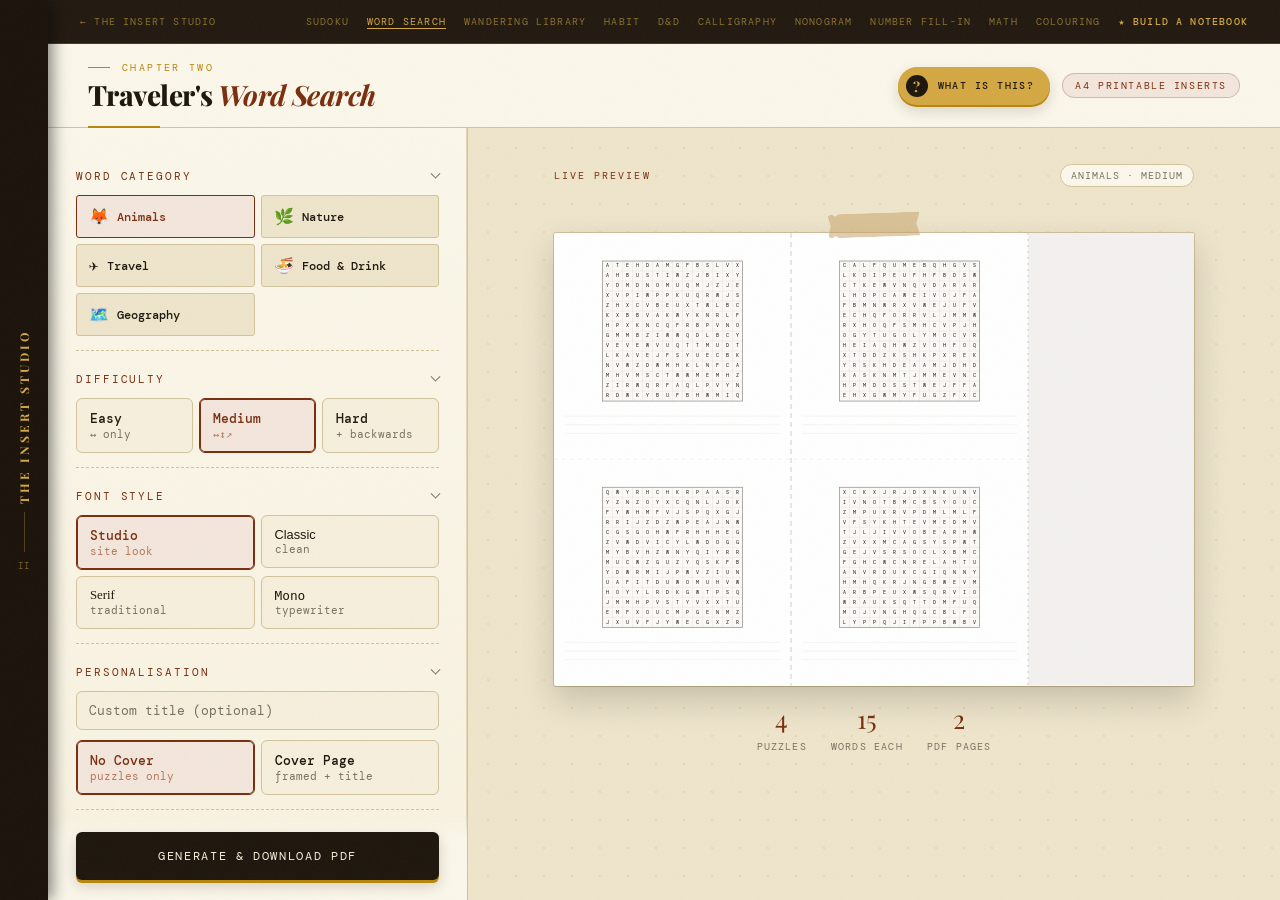
<file: wordsearch/index.html>
<!DOCTYPE html>
<html lang="en">
<head>
<meta charset="UTF-8">
<meta name="viewport" content="width=device-width, initial-scale=1.0">
<title>TN Word Search Generator</title>
<script src="../assets/jspdf.umd.min.js"></script>
<script src="../assets/pdf-kit.js"></script>
<script src="../assets/seed.js"></script>
<link rel="preconnect" href="https://fonts.googleapis.com">
<link href="https://fonts.googleapis.com/css2?family=Playfair+Display:ital,wght@0,400;0,700;0,900;1,400;1,700&family=DM+Mono:wght@300;400;500&family=IM+Fell+English:ital@0;1&family=Cormorant+Garamond:ital,wght@0,300;0,400;0,600;1,300;1,400&display=swap" rel="stylesheet">
<link rel="icon" type="image/svg+xml" href="../assets/favicon.svg">
<link rel="stylesheet" href="../assets/tokens.css">
<link rel="stylesheet" href="../assets/studio.css">
<script src="../assets/studio.js" defer></script>
<style>
/* wordsearch-specific styles; shared styles live in ../assets/studio.css */
/* Settings panel */
/* Radio */
.radio-option input:checked + .radio-btn .rb-sub { color: var(--accent-light); opacity: 0.7; }
/* Category grid */
.cat-grid { display: grid; grid-template-columns: 1fr 1fr; gap: 6px; }
.cat-option input { display: none; }
.cat-btn {
  display: flex; align-items: center; gap: 8px;
  padding: 10px 12px; border: 1.5px solid var(--rule);
  border-radius: 3px; background: var(--cream); cursor: pointer;
  transition: all 0.12s; font-family: 'DM Mono', monospace; font-size: 0.72rem;
}
.cat-btn .cat-icon { font-size: 1rem; }
.cat-btn .cat-name { font-size: 0.75rem; font-weight: 500; }
.cat-option input:checked + .cat-btn { border-color: var(--accent); background: var(--accent-pale); color: var(--accent); }
.cat-btn:hover { border-color: var(--accent-light); }
/* Count */
/* Text input */
/* Duplex banner */
/* Generate */
/* Preview */
/* Modal */
@media (max-width: 860px) {
  main { grid-template-columns: 1fr; }
  header { padding: 20px 24px; }
}
</style>
</head>
<body>
<nav class="topbar" data-tool="wordsearch"><a href="../">← The Insert Studio</a></nav>

<header>
  <div class="logo">Traveler's <em>Word Search</em></div>
  <div class="header-tag">A4 Printable Inserts</div>
</header>

<main>
  <aside class="settings-panel">
    <div class="settings-inner">

      <!-- Category -->
      <div class="section">
        <div class="section-title">Word Category</div>
        <div class="cat-grid">
          <label class="cat-option">
            <input type="radio" name="category" value="animals" checked>
            <span class="cat-btn"><span class="cat-icon">🦊</span><span class="cat-name">Animals</span></span>
          </label>
          <label class="cat-option">
            <input type="radio" name="category" value="nature">
            <span class="cat-btn"><span class="cat-icon">🌿</span><span class="cat-name">Nature</span></span>
          </label>
          <label class="cat-option">
            <input type="radio" name="category" value="travel">
            <span class="cat-btn"><span class="cat-icon">✈️</span><span class="cat-name">Travel</span></span>
          </label>
          <label class="cat-option">
            <input type="radio" name="category" value="food">
            <span class="cat-btn"><span class="cat-icon">🍜</span><span class="cat-name">Food & Drink</span></span>
          </label>
          <label class="cat-option">
            <input type="radio" name="category" value="geography">
            <span class="cat-btn"><span class="cat-icon">🗺️</span><span class="cat-name">Geography</span></span>
          </label>
        </div>
      </div>

      <!-- Difficulty -->
      <div class="section">
        <div class="section-title">Difficulty</div>
        <div class="radio-group cols-3">
          <label class="radio-option">
            <input type="radio" name="difficulty" value="easy">
            <span class="radio-btn"><span class="rb-title">Easy</span><span class="rb-sub">↔ only</span></span>
          </label>
          <label class="radio-option">
            <input type="radio" name="difficulty" value="medium" checked>
            <span class="radio-btn"><span class="rb-title">Medium</span><span class="rb-sub">↔↕↗</span></span>
          </label>
          <label class="radio-option">
            <input type="radio" name="difficulty" value="hard">
            <span class="radio-btn"><span class="rb-title">Hard</span><span class="rb-sub">+ backwards</span></span>
          </label>
        </div>
      </div>

      <!-- Font -->
      <div class="section">
        <div class="section-title">Font Style</div>
        <div class="radio-group cols-2">
          <label class="radio-option">
            <input type="radio" name="font" value="studio" checked>
            <span class="radio-btn"><span class="rb-title" style="font-family:'DM Mono',monospace">Studio</span><span class="rb-sub">site look</span></span>
          </label>
          <label class="radio-option">
            <input type="radio" name="font" value="helvetica">
            <span class="radio-btn"><span class="rb-title" style="font-family:sans-serif">Classic</span><span class="rb-sub">clean</span></span>
          </label>
          <label class="radio-option">
            <input type="radio" name="font" value="times">
            <span class="radio-btn"><span class="rb-title" style="font-family:serif">Serif</span><span class="rb-sub">traditional</span></span>
          </label>
          <label class="radio-option">
            <input type="radio" name="font" value="courier">
            <span class="radio-btn"><span class="rb-title" style="font-family:monospace">Mono</span><span class="rb-sub">typewriter</span></span>
          </label>
        </div>
      </div>

      <!-- Personalisation -->
      <div class="section">
        <div class="section-title">Personalisation</div>
        <div style="display:flex;flex-direction:column;gap:10px;">
          <input type="text" id="customTitle" class="text-input" placeholder="Custom title (optional)">
          <div class="radio-group cols-2">
            <label class="radio-option">
              <input type="radio" name="cover" value="none" checked>
              <span class="radio-btn"><span class="rb-title">No Cover</span><span class="rb-sub">puzzles only</span></span>
            </label>
            <label class="radio-option">
              <input type="radio" name="cover" value="cover">
              <span class="radio-btn"><span class="rb-title">Cover Page</span><span class="rb-sub">framed + title</span></span>
            </label>
          </div>
        </div>
      </div>

      <!-- Pages -->
      <div class="section">
        <div class="section-title">Number of Pages</div>
        <div class="count-row">
          <button class="count-btn" id="decBtn">−</button>
          <input type="number" id="countDisplay" class="count-input" value="1" min="1" max="999">
          <button class="count-btn" id="incBtn">+</button>
          <span class="count-hint" id="countHint">= 4 puzzles</span>
        </div>
      </div>

      <!-- Seed -->
      <div class="section">
        <div class="section-title">Seed</div>
        <div id="seedBox"></div>
      </div>

      <!-- Printer -->
      <div class="section">
        <div class="section-title">Printer</div>
        <div id="duplexBanner" class="duplex-banner manual">
          <span>⚠</span>
          <span>Two PDFs will be generated — Side 1 first, then Side 2 after reinserting the paper. <a href="#" id="duplexOverride" style="color:var(--accent);font-size:0.65rem;">My printer supports duplex →</a></span>
        </div>
      </div>

    </div>

    <div class="settings-footer">
      <button class="generate-btn" id="generateBtn">Generate &amp; Download PDF</button>
      <div class="progress" id="progress">
        <div class="progress-track"><div class="progress-fill" id="progressFill"></div></div>
        <div class="progress-text" id="progressText">Building puzzles...</div>
      </div>
    </div>
  </aside>

  <!-- Preview -->
  <section class="preview-panel">
    <div class="preview-header">
      <span class="preview-label">Live Preview</span>
      <span class="preview-badge" id="previewBadge">Animals · Medium</span>
    </div>
    <div class="preview-sheet"><canvas id="previewCanvas"></canvas></div>
    <div class="preview-info">
      <div class="preview-stat">
        <span class="preview-stat-val" id="statPuzzles">4</span>
        <span class="preview-stat-label">Puzzles</span>
      </div>
      <div class="preview-stat">
        <span class="preview-stat-val" id="statWords">15</span>
        <span class="preview-stat-label">Words each</span>
      </div>
      <div class="preview-stat">
        <span class="preview-stat-val" id="statSheets">2</span>
        <span class="preview-stat-label">PDF Pages</span>
      </div>
    </div>
  </section>
</main>

<!-- Modal -->
<div class="modal-overlay" id="modalOverlay">
  <div class="modal">
    <div class="modal-title">Two-step printing</div>
    <div class="modal-sub">No automatic duplex detected</div>
    <div id="modalSteps"></div>
    <div class="modal-actions">
      <button class="modal-btn" id="modalBtn1">Download Side 1</button>
      <button class="modal-btn ghost" id="modalClose">Close</button>
    </div>
  </div>
</div>

<script>
const { jsPDF } = window.jspdf;

// ── Word lists ─────────────────────────────────────────────────────────────────
const WORDS = {
  animals: ['ELEPHANT','GIRAFFE','PENGUIN','DOLPHIN','CHEETAH','GORILLA','FLAMINGO','LEOPARD','OCTOPUS','CROCODILE','HEDGEHOG','SQUIRREL','MONGOOSE','ANTELOPE','PLATYPUS','PORCUPINE','ARMADILLO','CHAMELEON','WOLVERINE','ALBATROSS'],
  nature:  ['MOUNTAIN','VOLCANO','GLACIER','WATERFALL','CANYON','MEADOW','TUNDRA','SAVANNA','RAINFOREST','PENINSULA','ESTUARY','LAGOON','PLATEAU','BLIZZARD','THUNDERSTORM','AVALANCHE','STALACTITE','MANGROVE','ARCHIPELAGO','PERMAFROST'],
  travel:  ['PASSPORT','LUGGAGE','TERMINAL','BOARDING','ITINERARY','DEPARTURE','CUSTOMS','LAYOVER','HOSTEL','BACKPACK','EXCURSION','LANDMARK','SOUVENIR','TIMEZONE','CURRENCY','MONUMENT','EXPEDITION','NAVIGATOR','ADVENTURE','TRANSPORT'],
  food:    ['SAFFRON','ESPRESSO','CROISSANT','DUMPLING','PAELLA','TIRAMISU','CINNAMON','AVOCADO','PROSCIUTTO','CARDAMOM','MOZZARELLA','TAMARIND','ARTICHOKE','EDAMAME','COUSCOUS','KOMBUCHA','AUBERGINE','TURMERIC','FALAFEL','GAZPACHO'],
  geography: ['AMAZON','SAHARA','HIMALAYA','PACIFIC','MEDITERRANEAN','ANTARCTICA','SCANDINAVIA','CARIBBEAN','BALKANS','PENINSULA','ARCHIPELAGO','EQUATOR','MERIDIAN','CONTINENT','TECTONIC','LONGITUDE','LATITUDE','TRIBUTARY','WATERSHED','ESTUARY'],
};

const CATEGORY_LABELS = {
  animals: 'Animals', nature: 'Nature', travel: 'Travel',
  food: 'Food & Drink', geography: 'Geography'
};

// ── State ──────────────────────────────────────────────────────────────────────
let pageCount = 1;
let duplexSupported = false;
let generatedDocs = null;

const countInput  = document.getElementById('countDisplay');
const countHint   = document.getElementById('countHint');
const decBtn      = document.getElementById('decBtn');
const incBtn      = document.getElementById('incBtn');
const generateBtn = document.getElementById('generateBtn');
const progress    = document.getElementById('progress');
const progressFill= document.getElementById('progressFill');
const progressText= document.getElementById('progressText');
const duplexBanner= document.getElementById('duplexBanner');
const modalOverlay= document.getElementById('modalOverlay');
const modalBtn1   = document.getElementById('modalBtn1');
const modalClose  = document.getElementById('modalClose');

// ── Helpers ────────────────────────────────────────────────────────────────────
const getCategory   = () => document.querySelector('input[name="category"]:checked')?.value || 'animals';
const getDifficulty = () => document.querySelector('input[name="difficulty"]:checked')?.value || 'medium';
const getFont       = () => document.querySelector('input[name="font"]:checked')?.value || 'studio';
const F = () => PDFKit.family(getFont());
const getCover      = () => document.querySelector('input[name="cover"]:checked')?.value || 'none';
const getTitle      = () => document.getElementById('customTitle')?.value.trim() || '';

// ── UI ─────────────────────────────────────────────────────────────────────────
function updateHint() {
  pageCount = parseInt(countInput.value) || 1;
  const puzzlesPerPage = 4;
  countHint.textContent = `= ${pageCount * puzzlesPerPage} puzzles`;
  document.getElementById('statPuzzles').textContent = pageCount * puzzlesPerPage;
  document.getElementById('statSheets').textContent = (pageCount + (getCover() === 'cover' ? 1 : 0)) * 2;
}

decBtn.addEventListener('click', () => { if (pageCount > 1) { pageCount--; countInput.value = pageCount; updateHint(); updatePreview(); } });
incBtn.addEventListener('click', () => { pageCount++; countInput.value = pageCount; updateHint(); updatePreview(); });
countInput.addEventListener('input', () => { updateHint(); updatePreview(); });
document.querySelectorAll('input[type=radio]').forEach(el => el.addEventListener('change', () => { updateHint(); updatePreview(); }));
document.getElementById('customTitle').addEventListener('input', updatePreview);

// Duplex
duplexBanner.addEventListener('click', e => {
  if (e.target.id === 'duplexOverride') {
    e.preventDefault();
    duplexSupported = true;
    duplexBanner.className = 'duplex-banner supported';
    duplexBanner.innerHTML = '<span>✓</span><span>Duplex enabled — one combined PDF will be generated.</span>';
  }
});

modalClose.addEventListener('click', () => modalOverlay.classList.remove('visible'));
modalOverlay.addEventListener('click', e => { if (e.target === modalOverlay) modalOverlay.classList.remove('visible'); });

function setProgress(pct, text) {
  progressFill.style.width = pct + '%';
  progressText.textContent = text;
}

// ── Word Search Logic ──────────────────────────────────────────────────────────
function getDirections(difficulty) {
  const dirs = [[0,1],[1,0]]; // easy: right, down
  if (difficulty !== 'easy') { dirs.push([1,1],[-1,1]); } // medium: + diagonals
  if (difficulty === 'hard') { dirs.push([0,-1],[-1,0],[-1,-1],[1,-1]); } // hard: + backwards
  return dirs;
}

function generateWordSearch(words, gridSize, difficulty) {
  const grid = Array.from({length: gridSize}, () => Array(gridSize).fill(''));
  const placed = [];
  const dirs = getDirections(difficulty);

  // Shuffle words and try to place them
  const shuffled = [...words].sort(() => Seed.random() - 0.5);
  const toPlace = shuffled.slice(0, 15);

  for (const word of toPlace) {
    let success = false;
    const attempts = 200;
    for (let a = 0; a < attempts && !success; a++) {
      const dir = dirs[Math.floor(Seed.random() * dirs.length)];
      const [dr, dc] = dir;
      const maxR = gridSize - (dr > 0 ? word.length : 0) - (dr < 0 ? word.length - 1 : 0);
      const maxC = gridSize - (dc > 0 ? word.length : 0) - (dc < 0 ? word.length - 1 : 0);
      const startR = Math.floor(Seed.random() * (dr < 0 ? gridSize : maxR + 1));
      const startC = Math.floor(Seed.random() * (dc < 0 ? gridSize : maxC + 1));
      const adjStartR = dr < 0 ? startR + word.length - 1 : startR;
      const adjStartC = dc < 0 ? startC + word.length - 1 : startC;

      // Check fit
      let canPlace = true;
      for (let i = 0; i < word.length; i++) {
        const r = adjStartR + i * dr, c = adjStartC + i * dc;
        if (r < 0 || r >= gridSize || c < 0 || c >= gridSize) { canPlace = false; break; }
        if (grid[r][c] !== '' && grid[r][c] !== word[i]) { canPlace = false; break; }
      }
      if (!canPlace) continue;

      // Place it
      for (let i = 0; i < word.length; i++) {
        grid[adjStartR + i*dr][adjStartC + i*dc] = word[i];
      }
      placed.push(word);
      success = true;
    }
  }

  // Fill remaining with random letters
  const letters = 'ABCDEFGHIJKLMNOPQRSTUVWXYZ';
  for (let r = 0; r < gridSize; r++)
    for (let c = 0; c < gridSize; c++)
      if (grid[r][c] === '') grid[r][c] = letters[Math.floor(Seed.random() * 26)];

  return { grid, words: placed };
}

// ── PDF Drawing ────────────────────────────────────────────────────────────────
const DIFF_LABEL = { easy: 'Easy', medium: 'Medium', hard: 'Hard' };
let bookSeed = '';
const seedUI = Seed.mount(document.getElementById('seedBox'));
const seedLabel = () => 'The Insert Studio' + (bookSeed ? ' · Seed ' + bookSeed : '');

function drawWordSearchPage(doc, puzzle, number, ox, oy, pw, ph) {
  const { grid, words } = puzzle, C = PDFKit.COLORS;
  const gridSize = grid.length;
  const top = PDFKit.header(doc, ox, oy, pw, {
    eyebrow: 'The Insert Studio · ' + CATEGORY_LABELS[getCategory()] + ' · ' + DIFF_LABEL[getDifficulty()],
    title: 'Word Search', accent: 'No. ' + number, number
  });
  const bottom = PDFKit.footer(doc, ox, oy, pw, ph, { label: seedLabel() });

  const rowH = 4.0;
  const listRows = Math.ceil(words.length / 4);
  const wordListH = 3.5 + listRows * rowH + 1;
  const availW = pw - 14;
  const availH = bottom - top - wordListH - 1;
  const cellSize = Math.min(availW / gridSize, availH / gridSize);
  const gridW = cellSize * gridSize;
  const gx = ox + (pw - gridW) / 2;
  const gy = top;

  // Grid letters
  doc.setFont(F(), getFont() === 'studio' ? 'bold' : 'normal');
  doc.setFontSize(cellSize * 1.55);
  doc.setTextColor(...C.ink);
  for (let r = 0; r < gridSize; r++) {
    for (let c = 0; c < gridSize; c++) {
      doc.text(grid[r][c], gx + c * cellSize + cellSize / 2, gy + r * cellSize + cellSize * 0.70, { align: 'center' });
    }
  }

  // Grid lines
  doc.setDrawColor(...C.tan);
  doc.setLineWidth(0.12);
  for (let i = 0; i <= gridSize; i++) {
    doc.line(gx + i*cellSize, gy, gx + i*cellSize, gy + gridW);
    doc.line(gx, gy + i*cellSize, gx + gridW, gy + i*cellSize);
  }
  doc.setDrawColor(...C.ink);
  doc.setLineWidth(0.5);
  doc.rect(gx, gy, gridW, gridW);

  // Word list below grid
  const wly = gy + gridW + 3.4;
  const lx = ox + 7;
  PDFKit.set(doc, PDFKit.mono(), 'normal', 4.2, C.rust);
  PDFKit.text(doc, 'FIND', lx, wly, null, 0.6);
  PDFKit.set(doc, PDFKit.mono(), 'normal', 5.2, C.ink);
  const colW = (pw - 14) / 4;
  words.forEach((w, i) => {
    doc.text(w, lx + (i % 4) * colW, wly + 3.2 + Math.floor(i / 4) * rowH);
  });
}

function drawRegularSide(doc, puzzles, startIdx, sideLabel, title) {
  const colW = 110, halfH = 105;
  const panels = [[0, 0, startIdx],[0, 1, startIdx+1],[1, 0, startIdx+2],[1, 1, startIdx+3]];
  for (const [col, row, idx] of panels) {
    if (idx - 1 < puzzles.length) drawWordSearchPage(doc, puzzles[idx-1], idx, col*colW, row*halfH, colW, halfH);
  }
  PDFKit.marks(doc, 'regular', { label: sideLabel, title, horizontal: true });
}

function drawCoverPage(doc, title, count) {
  PDFKit.cover(doc, {
    kicker: 'Word Search', title: title || 'Word Search Puzzles', blank: !title,
    subtitle: `${CATEGORY_LABELS[getCategory()]} · ${DIFF_LABEL[getDifficulty()]} · ${count} puzzles`
  });
}

function buildDoc(puzzles, pages, sideFilter) {
  const doc = new jsPDF({orientation:'landscape', unit:'mm', format:'a4'});
  PDFKit.register(doc);
  const title = getTitle();
  let first = true;

  if (getCover() === 'cover' && sideFilter !== 'side2') {
    drawCoverPage(doc, title, pages * 8);
    first = false;
  }

  const pageOrder = sideFilter === 'side2'
    ? Array.from({length:pages}, (_,i) => pages-1-i)
    : Array.from({length:pages}, (_,i) => i);

  for (const p of pageOrder) {
    const base = p * 8;
    if (sideFilter === 'all' || sideFilter === 'side1') {
      if (!first) doc.addPage(); first = false;
      const label = `Page ${p+1} of ${pages} - Side 1`;
      drawRegularSide(doc, puzzles, base+1, label, title);
    }
    if (sideFilter === 'all' || sideFilter === 'side2') {
      if (!first) doc.addPage(); first = false;
      const label = `Page ${p+1} of ${pages} - Side 2`;
      drawRegularSide(doc, puzzles, base+5, label, title);
    }
  }
  return doc;
}

// ── Generate ───────────────────────────────────────────────────────────────────
generateBtn.addEventListener('click', async () => {
  const category = getCategory();
  const difficulty = getDifficulty(), font = getFont();
  const pages = parseInt(countInput.value) || 1;
  const total = pages * 8;
  const gridSize = 14;
  const wordList = WORDS[category];

  generateBtn.disabled = true;
  progress.classList.add('visible');

  await PDFKit.preload();
  await new Promise(r => setTimeout(r, 50));

  bookSeed = Seed.begin(seedUI.value());
  const puzzles = [];
  for (let i = 0; i < total; i++) {
    setProgress(i/total*80, `Building puzzle ${i+1} of ${total}...`);
    await new Promise(r => setTimeout(r, 0));
    Seed.at(bookSeed, i + 1);
    puzzles.push(generateWordSearch(wordList, gridSize, difficulty));
  }
  Seed.free(); seedUI.used(bookSeed);

  setProgress(90, 'Building PDF...');
  await new Promise(r => setTimeout(r, 50));

  const titleSlug = getTitle().replace(/[^a-z0-9]/gi,'-').toLowerCase().replace(/-+/g,'-').replace(/^-|-$/g,'');
  const base = titleSlug || `tn-wordsearch-${category}-${difficulty}`;

  if (duplexSupported) {
    buildDoc(puzzles, pages, 'all').save(`${base}-${pages}pages.pdf`);
    setProgress(100, 'Done!');
  } else {
    generatedDocs = { puzzles, pages, base };
    setProgress(100, 'Ready!');
    await new Promise(r => setTimeout(r, 300));
    showManualModal();
  }

  await new Promise(r => setTimeout(r, 300));
  generateBtn.disabled = false;
  progress.classList.remove('visible');
  progressFill.style.width = '0%';
});

function showManualModal() {
  document.getElementById('modalSteps').innerHTML = `
    <div class="step"><div class="step-num">1</div><div class="step-text">Click <strong>Download Side 1</strong> and print in <strong>landscape</strong>.</div></div>
    <div class="step"><div class="step-num">2</div><div class="step-text"><strong>Flip the stack face-down</strong> and reinsert into the paper tray.</div></div>
    <div class="step"><div class="step-num">3</div><div class="step-text">Click <strong>Download Side 2</strong> — pages are in reverse order so everything lines up.</div></div>`;

  modalBtn1.textContent = 'Download Side 1';
  modalBtn1.disabled = false;
  modalBtn1.onclick = () => {
    const { puzzles, pages, base } = generatedDocs;
    buildDoc(puzzles, pages, 'side1').save(`${base}-side1.pdf`);
    document.querySelectorAll('#modalSteps .step-num')[0].classList.add('done');
    document.querySelectorAll('#modalSteps .step-num')[0].textContent = '✓';
    modalBtn1.textContent = 'Download Side 2';
    modalBtn1.onclick = () => {
      buildDoc(puzzles, pages, 'side2').save(`${base}-side2.pdf`);
      document.querySelectorAll('#modalSteps .step-num').forEach(el => { el.classList.add('done'); el.textContent = '✓'; });
      modalBtn1.textContent = '✓ All done!';
      modalBtn1.disabled = true;
    };
  };
  modalOverlay.classList.add('visible');
}

// ── Preview ────────────────────────────────────────────────────────────────────
function updatePreview() {
  const cat = getCategory(), diff = getDifficulty();
  const pages = parseInt(countInput.value) || 1;

  document.getElementById('previewBadge').textContent =
    `${CATEGORY_LABELS[cat]} · ${diff.charAt(0).toUpperCase()+diff.slice(1)}`;
  document.getElementById('statPuzzles').textContent = pages * 4;
  document.getElementById('statWords').textContent = 15;
  document.getElementById('statSheets').textContent = (pages + (getCover() === 'cover' ? 1 : 0)) * 2;

  const canvas = document.getElementById('previewCanvas');
  const rect = canvas.parentElement.getBoundingClientRect();
  const W = rect.width, H = rect.height;
  if (!W || !H) { setTimeout(updatePreview, 150); return; }

  canvas.style.width = W + 'px';
  canvas.style.height = H + 'px';
  canvas.width = Math.round(W * window.devicePixelRatio);
  canvas.height = Math.round(H * window.devicePixelRatio);
  const ctx = canvas.getContext('2d');
  ctx.scale(window.devicePixelRatio, window.devicePixelRatio);

  ctx.fillStyle = '#ffffff';
  ctx.fillRect(0, 0, W, H);

  drawRegularWSPreview(ctx, W, H, W/297);
}

function drawWSGrid(ctx, ox, oy, pw, ph, scale) {
  const margin = 5*scale, titleH = 8*scale, wordListH = 22*scale;
  const gridSize = 14;
  const availW = pw - margin*2, availH = ph - margin*2 - titleH - wordListH;
  const cell = Math.min(availW/gridSize, availH/gridSize);
  const gw = cell*gridSize, gh = cell*gridSize;
  const gx = ox + margin + (availW-gw)/2, gy = oy + margin + titleH;

  // Grid bg
  ctx.fillStyle = '#fcfaf7';
  ctx.fillRect(gx, gy, gw, gh);

  // Sample letters
  const letters = 'ABCDEFGHIJKLMNOPQRSTUVWXYZ';
  ctx.font = `${cell*0.5}px DM Mono, monospace`;
  ctx.textAlign = 'center'; ctx.textBaseline = 'middle';
  ctx.fillStyle = '#1c1510';
  for (let r=0; r<gridSize; r++)
    for (let c=0; c<gridSize; c++)
      ctx.fillText(letters[Math.floor(Math.random()*26)], gx+c*cell+cell/2, gy+r*cell+cell/2);
  ctx.textAlign = 'left'; ctx.textBaseline = 'alphabetic';

  // Grid lines
  ctx.strokeStyle = 'rgba(180,175,165,0.5)'; ctx.lineWidth = 0.3;
  for (let i=0; i<=gridSize; i++) {
    ctx.beginPath(); ctx.moveTo(gx+i*cell,gy); ctx.lineTo(gx+i*cell,gy+gh); ctx.stroke();
    ctx.beginPath(); ctx.moveTo(gx,gy+i*cell); ctx.lineTo(gx+gw,gy+i*cell); ctx.stroke();
  }
  ctx.strokeStyle = 'rgba(80,80,80,0.6)'; ctx.lineWidth = 0.7;
  ctx.strokeRect(gx, gy, gw, gh);

  // Word list placeholder lines
  const wly = gy+gh+3*scale;
  ctx.strokeStyle = 'rgba(180,175,165,0.4)'; ctx.lineWidth = 0.3;
  for (let i=0;i<3;i++) {
    const ly = wly+4*scale+i*4*scale;
    ctx.beginPath(); ctx.moveTo(ox+margin,ly); ctx.lineTo(ox+margin+availW,ly); ctx.stroke();
  }
}

function drawRegularWSPreview(ctx, W, H, scale) {
  const colW=110*scale, halfH=H/2;
  for (const [col,row] of [[0,0],[0,1],[1,0],[1,1]])
    drawWSGrid(ctx, col*colW, row*halfH, colW, halfH, scale);
  ctx.strokeStyle='rgba(100,100,100,0.4)'; ctx.lineWidth=0.8;
  ctx.setLineDash([5,4]); ctx.beginPath(); ctx.moveTo(colW,0); ctx.lineTo(colW,H); ctx.stroke();
  ctx.setLineDash([2,4]); ctx.strokeStyle='rgba(80,80,80,0.4)';
  ctx.beginPath(); ctx.moveTo(2*colW,0); ctx.lineTo(2*colW,H); ctx.stroke();
  ctx.setLineDash([]);
  ctx.fillStyle='rgba(220,215,208,0.35)'; ctx.fillRect(2*colW,0,W-2*colW,H);
  ctx.setLineDash([3,5]); ctx.strokeStyle='rgba(180,180,180,0.5)'; ctx.lineWidth=0.4;
  ctx.beginPath(); ctx.moveTo(0,H/2); ctx.lineTo(2*colW,H/2); ctx.stroke();
  ctx.setLineDash([]);
}

// Init
setTimeout(updatePreview, 100);
setTimeout(updatePreview, 500);
window.addEventListener('resize', updatePreview);
updateHint();
</script>
</body>
</html>
</file>
<file: assets/tokens.css>
/* The Insert Studio — design tokens shared by the hub and every tool. */
*, *::before, *::after { box-sizing: border-box; margin: 0; padding: 0; }
:root {
  /* palette */
  --ink: #1d160d; --paper: #f6efdc; --cream: #eee5cb;
  --warm-white: #fbf7ea; --accent: #7a2e0e; --accent-light: #9a4a22;
  --accent-pale: #f3e6dc; --rule: #d2c39d; --rule-light: #e4d9b9;
  --muted: #7a7060; --green: #4d6a3f; --green-pale: #eaf0df; --kraft: #c9a56a;
  --gold: #b8860b; --gold-lt: #d4a843; --spine: #1a120a;
  --shadow-sm: 0 1px 3px rgba(28,21,16,0.08);
  --shadow-md: 0 4px 16px rgba(28,21,16,0.1);
  --shadow-lg: 0 8px 32px rgba(28,21,16,0.12);
  --shadow: 0 2px 12px rgba(28,21,16,0.08);
  /* layout */
  --topbar-h: 44px;
  --header-h: 84px;
  --spine-w: 48px;
  --panel-w: 420px;
  /* aliases so per-tool CSS written against older names keeps working */
  --warm: var(--warm-white); --accent-lt: var(--accent-light); --rule-lt: var(--rule-light);
  --crimson: var(--accent); --crimson-light: var(--accent-light); --crimson-pale: var(--accent-pale);
  --gold-light: var(--gold-lt); --parchment: var(--paper); --parchment-dark: var(--cream);
}
html { font-size: 16px; }
/* paper grain, as on the hub */
body::after {
  content: ''; position: fixed; inset: 0; z-index: 9999; pointer-events: none; opacity: 0.04;
  background-image: url("data:image/svg+xml,%3Csvg viewBox='0 0 200 200' xmlns='http://www.w3.org/2000/svg'%3E%3Cfilter id='n'%3E%3CfeTurbulence type='fractalNoise' baseFrequency='0.85' numOctaves='4' stitchTiles='stitch'/%3E%3C/filter%3E%3Crect width='100%25' height='100%25' filter='url(%23n)'/%3E%3C/svg%3E");
  background-size: 160px;
}
/* Phones: all type is rem-based, so a larger root makes every small label readable */
@media (max-width: 600px) { html { font-size: 17.5px; } }
</file>
<file: assets/studio.css>
/* The Insert Studio — shared styles for every generator.
   Per-tool pages only add what is specific to that tool. */

body {
  background: var(--paper); color: var(--ink); font-family: 'DM Mono', monospace;
  min-height: 100vh; display: grid; grid-template-rows: auto minmax(0, 1fr);
  padding-top: var(--topbar-h); /* room for the fixed top bar */
  padding-left: var(--spine-w); /* room for the book spine */
}
@media (min-width: 901px) { body { height: 100vh; overflow: hidden; } }

/* ── Book spine (rendered by studio.js) ── */
.spine {
  position: fixed; left: 0; top: 0; bottom: 0; width: var(--spine-w); z-index: 250;
  background: var(--spine); box-shadow: 4px 0 16px rgba(0,0,0,0.5);
  display: flex; flex-direction: column; align-items: center; justify-content: center; gap: 8px;
}
.spine-title { writing-mode: vertical-rl; transform: rotate(180deg); font-family: 'Playfair Display', serif; font-size: 0.75rem; font-weight: 700; letter-spacing: 0.25em; color: var(--gold-lt); text-transform: uppercase; }
.spine-rule { width: 1px; height: 40px; background: rgba(212,168,67,0.3); }
.spine-num { font-size: 0.55rem; color: rgba(212,168,67,0.5); letter-spacing: 0.1em; }

/* ── Top bar (rendered by studio.js) ── */
.topbar {
  position: fixed; top: 0; left: var(--spine-w); right: 0; z-index: 200; height: var(--topbar-h);
  display: flex; align-items: center; justify-content: space-between; gap: 16px; padding: 0 32px;
  background: rgba(26,18,10,0.97); backdrop-filter: blur(8px);
  border-bottom: 1px solid rgba(184,134,11,0.3); font-family: 'DM Mono', monospace;
}
.topbar a, .topbar span { font-size: 0.62rem; letter-spacing: 0.12em; text-transform: uppercase; text-decoration: none; white-space: nowrap; }
.topbar a { color: rgba(212,168,67,0.6); transition: color 0.15s; }
.topbar a:hover { color: var(--gold-lt); }
.topbar-tools { display: flex; gap: 18px; overflow-x: auto; scrollbar-width: none; }
.topbar-tools::-webkit-scrollbar { display: none; }
.topbar-tools .topbar-nb, .topbar-drawer .topbar-nb { color: var(--gold-lt); font-weight: 500; }
.topbar-tools a[aria-current="page"] { color: var(--gold-lt); border-bottom: 1px solid var(--gold-lt); }

/* ── Page header: a quiet chapter opener ── */
header {
  position: relative; z-index: 10; padding: 14px 40px; min-height: var(--header-h);
  display: flex; align-items: center; justify-content: space-between; gap: 16px;
  background: var(--warm-white); border-bottom: 1px solid var(--rule);
}
header::after { content: ''; position: absolute; left: 40px; bottom: -1px; width: 72px; height: 2px; background: var(--gold); }
.header-titles { min-width: 0; }
.chapter-eyebrow { font-size: 0.62rem; letter-spacing: 0.24em; text-transform: uppercase; color: var(--gold); margin-bottom: 6px; display: flex; align-items: center; gap: 12px; }
.chapter-eyebrow::before { content: ''; width: 22px; height: 1px; background: var(--gold); }
.logo { font-family: 'Playfair Display', serif; font-size: 1.75rem; font-weight: 800; line-height: 1.05; letter-spacing: -0.02em; color: var(--ink); }
.logo em { font-style: italic; font-weight: 700; color: var(--accent); }
.logo-sub { font-size: 0.64rem; letter-spacing: 0.1em; color: var(--muted); margin-top: 6px; text-transform: uppercase; }
.header-tag { font-size: 0.62rem; letter-spacing: 0.16em; text-transform: uppercase; color: var(--accent); background: var(--accent-pale); border: 1px solid rgba(122,46,14,0.25); padding: 5px 12px; border-radius: 999px; white-space: nowrap; }

/* ── Two-column workspace ── */
main { display: grid; grid-template-columns: var(--panel-w) minmax(0, 1fr); min-height: 0; }

*, *::before, *::after { box-sizing: border-box; margin: 0; padding: 0; }
.settings-panel { border-right: 1px solid var(--rule); background: var(--warm-white); overflow-y: auto; display: flex; flex-direction: column; }
.settings-inner { padding: 32px 28px; flex: 1; }
.section { margin-bottom: 28px; }
.section-title { font-size: 0.6rem; letter-spacing: 0.2em; text-transform: uppercase; color: var(--accent); margin-bottom: 12px; padding-bottom: 8px; border-bottom: 1px solid var(--rule-light); }
.radio-group { display: grid; gap: 6px; }
.radio-group.cols-2 { grid-template-columns: 1fr 1fr; }
.radio-group.cols-3 { grid-template-columns: 1fr 1fr 1fr; }
.radio-option input { display: none; }
.radio-btn { display: block; padding: 10px 12px; border: 1.5px solid var(--rule); border-radius: 3px; background: var(--cream); cursor: pointer; transition: all 0.12s; font-family: 'DM Mono', monospace; font-size: 0.72rem; }
.radio-btn .rb-title { display: block; font-size: 0.78rem; font-weight: 500; margin-bottom: 1px; }
.radio-btn .rb-sub { display: block; font-size: 0.62rem; color: var(--muted); }
.radio-option input:checked + .radio-btn { border-color: var(--accent); background: var(--accent-pale); color: var(--accent); }
.radio-btn:hover { border-color: var(--accent-light); }
.text-input { width: 100%; font-family: 'DM Mono', monospace; font-size: 0.78rem; color: var(--ink); border: 1.5px solid var(--rule); border-radius: 3px; background: var(--cream); padding: 10px 12px; outline: none; transition: border-color 0.12s; }
.text-input:focus { border-color: var(--accent); }
.text-input::placeholder { color: var(--muted); }
/* Count */
.count-row { display: flex; align-items: center; gap: 10px; }
.count-btn { width: 34px; height: 34px; border: 1.5px solid var(--rule); background: var(--cream); color: var(--ink); font-size: 1.1rem; cursor: pointer; border-radius: 3px; transition: all 0.12s; display: flex; align-items: center; justify-content: center; font-family: 'DM Mono', monospace; }
.count-btn:hover { border-color: var(--accent); background: var(--accent); color: white; }
.count-input { font-family: 'Playfair Display', serif; font-size: 1.6rem; width: 64px; text-align: center; border: 1.5px solid var(--rule); border-radius: 3px; background: var(--cream); padding: 4px; color: var(--ink); outline: none; -moz-appearance: textfield; }
.count-input:focus { border-color: var(--accent); }
.count-input::-webkit-inner-spin-button, .count-input::-webkit-outer-spin-button { -webkit-appearance: none; }
.count-hint { font-size: 0.62rem; color: var(--muted); }
/* Toggle row */
.toggle-row { display: flex; align-items: center; justify-content: space-between; padding: 10px 12px; border: 1.5px solid var(--rule); border-radius: 3px; background: var(--cream); }
.toggle-label { font-size: 0.75rem; }
.toggle-sub { font-size: 0.6rem; color: var(--muted); }
.toggle { width: 36px; height: 20px; background: var(--rule); border-radius: 10px; position: relative; cursor: pointer; transition: background 0.2s; flex-shrink: 0; }
.toggle.on { background: var(--accent); }
.toggle::after { content: ''; position: absolute; top: 3px; left: 3px; width: 14px; height: 14px; background: white; border-radius: 50%; transition: transform 0.2s; }
.toggle.on::after { transform: translateX(16px); }
/* Duplex banner */
.duplex-banner { padding: 9px 12px; border-radius: 3px; font-size: 0.65rem; line-height: 1.5; border: 1.5px solid; display: flex; align-items: flex-start; gap: 8px; }
.duplex-banner.manual { background: #fef9f0; border-color: #d4a017; color: #7a5a00; }
.duplex-banner.supported { background: var(--green-pale); border-color: var(--green); color: var(--green); }
/* Generate */
.settings-footer { padding: 20px 28px; border-top: 1px solid var(--rule-light); background: var(--warm-white); }
.generate-btn { width: 100%; padding: 15px; background: var(--ink); color: var(--paper); border: none; border-radius: 0; font-family: 'DM Mono', monospace; font-size: 0.7rem; letter-spacing: 0.14em; text-transform: uppercase; cursor: pointer; transition: all 0.15s; box-shadow: inset 0 -2px 0 var(--gold); }
.generate-btn:hover:not(:disabled) { background: var(--accent); }
.generate-btn:disabled { opacity: 0.55; cursor: not-allowed; transform: none; }
.progress { display: none; margin-top: 12px; }
.progress.visible { display: block; }
.progress-track { height: 3px; background: var(--cream); border-radius: 2px; overflow: hidden; margin-bottom: 6px; }
.progress-fill { height: 100%; background: var(--accent); border-radius: 2px; transition: width 0.3s; width: 0%; }
.progress-text { font-size: 0.6rem; color: var(--muted); }
/* Preview */
.preview-panel { background: var(--cream); display: flex; flex-direction: column; align-items: center; justify-content: flex-start; padding: 40px; position: relative; overflow: hidden; }
.preview-panel::before { content: ''; position: absolute; inset: 0; background-image: radial-gradient(circle at 20px 20px, var(--rule-light) 1px, transparent 1px); background-size: 28px 28px; opacity: 0.6; pointer-events: none; }
.preview-header { width: 100%; max-width: 640px; display: flex; align-items: center; justify-content: space-between; margin-bottom: 20px; position: relative; z-index: 1; }
.preview-label { font-size: 0.6rem; letter-spacing: 0.2em; text-transform: uppercase; color: var(--muted); }
.preview-badge { font-size: 0.58rem; letter-spacing: 0.1em; text-transform: uppercase; padding: 3px 8px; border: 1px solid var(--rule); border-radius: 2px; color: var(--muted); background: var(--warm-white); }
.preview-sheet { width: 100%; max-width: 640px; position: relative; z-index: 1; background: white; border-radius: 2px; box-shadow: var(--shadow-lg), 0 0 0 1px var(--rule); overflow: hidden; aspect-ratio: 297 / 210; min-height: 180px; }
.preview-sheet canvas { width: 100%; height: 100%; display: block; }
.preview-info { margin-top: 20px; display: flex; gap: 24px; position: relative; z-index: 1; flex-wrap: wrap; justify-content: center; }
.preview-stat { text-align: center; }
.preview-stat-val { font-family: 'Playfair Display', serif; font-size: 1.5rem; color: var(--accent); display: block; line-height: 1; margin-bottom: 3px; }
.preview-stat-label { font-size: 0.58rem; letter-spacing: 0.12em; text-transform: uppercase; color: var(--muted); }
/* Modal */
.modal-overlay { display: none; position: fixed; inset: 0; background: rgba(28,21,16,0.6); z-index: 100; align-items: center; justify-content: center; padding: 24px; backdrop-filter: blur(4px); }
.modal-overlay.visible { display: flex; }
.modal { background: var(--warm-white); border: 1px solid var(--rule); border-radius: 4px; padding: 36px; max-width: 420px; width: 100%; box-shadow: var(--shadow-lg); }
.modal-title { font-family: 'Playfair Display', serif; font-size: 1.3rem; margin-bottom: 4px; }
.modal-sub { font-size: 0.6rem; letter-spacing: 0.12em; text-transform: uppercase; color: var(--muted); margin-bottom: 24px; }
.step { display: flex; gap: 14px; margin-bottom: 18px; align-items: flex-start; }
.step-num { width: 26px; height: 26px; border-radius: 50%; background: var(--accent); color: white; font-size: 0.65rem; display: flex; align-items: center; justify-content: center; flex-shrink: 0; transition: background 0.2s; }
.step-num.done { background: var(--green); }
.step-text { font-size: 0.72rem; line-height: 1.55; }
.step-text strong { color: var(--accent); }
.modal-actions { display: flex; gap: 10px; margin-top: 28px; }
.modal-btn { padding: 11px 20px; background: var(--accent); color: white; border: none; border-radius: 3px; font-family: 'DM Mono', monospace; font-size: 0.7rem; letter-spacing: 0.1em; text-transform: uppercase; cursor: pointer; transition: all 0.12s; }
.modal-btn:hover:not(:disabled) { background: var(--accent-light); }
.modal-btn:disabled { opacity: 0.5; cursor: not-allowed; }
.modal-btn.ghost { background: transparent; color: var(--muted); border: 1.5px solid var(--rule); }
.modal-btn.ghost:hover { border-color: var(--accent); color: var(--accent); background: transparent; }


/* ── Refinements: craft-paper details ── */
:focus-visible { outline: 2px solid var(--gold); outline-offset: 2px; }
::selection { background: rgba(184,134,11,0.25); }
.settings-panel { background: linear-gradient(to bottom, var(--warm-white), #f8f2e0); box-shadow: inset -1px 0 0 var(--rule-light); min-height: 0; overflow-y: auto; scrollbar-width: thin; scrollbar-color: var(--rule) transparent; }
.settings-inner { padding: 28px 28px 12px; }
.section { margin-bottom: 8px; padding: 14px 0; border-bottom: 1px dashed var(--rule); }
.section:last-child { border-bottom: none; }
.section-title { display: flex; align-items: center; gap: 8px; cursor: pointer; user-select: none; font-size: 0.66rem; letter-spacing: 0.18em; color: var(--accent); border-bottom: none; padding-bottom: 0; margin-bottom: 12px; }
.section-title::after { content: ''; margin-left: auto; width: 7px; height: 7px; border-right: 1.5px solid var(--muted); border-bottom: 1.5px solid var(--muted); transform: rotate(45deg) translate(-2px, -2px); transition: transform 0.2s; flex-shrink: 0; }
.section.collapsed > .section-title { margin-bottom: 0; }
.section.collapsed > .section-title::after { transform: rotate(-45deg); }
.section.collapsed > *:not(.section-title) { display: none; }
.radio-btn, .text-input, .count-btn, .count-input, .toggle-row { border-radius: 6px; background: var(--paper); border-color: var(--rule); }
.radio-btn { padding: 11px 13px; transition: border-color .15s, background .15s, transform .15s, box-shadow .15s; }
.radio-btn:hover { transform: translateY(-1px); box-shadow: 0 2px 6px rgba(29,22,13,0.08); }
.radio-option input:checked + .radio-btn { border-color: var(--accent); background: var(--accent-pale); box-shadow: inset 0 0 0 1px var(--accent); }
.radio-btn .rb-title { font-size: 0.8rem; } .radio-btn .rb-sub { font-size: 0.66rem; }
.text-input { font-size: 0.82rem; }
.text-input:focus, .count-input:focus { border-color: var(--accent); box-shadow: 0 0 0 3px rgba(122,46,14,0.12); }
.toggle { width: 38px; height: 22px; border-radius: 11px; } .toggle::after { top: 3px; left: 3px; width: 16px; height: 16px; box-shadow: 0 1px 2px rgba(0,0,0,0.25); } .toggle.on::after { transform: translateX(16px); }
.toggle-label { font-size: 0.8rem; } .toggle-sub { font-size: 0.66rem; }
.settings-footer { position: sticky; bottom: 0; padding: 16px 28px 20px; background: linear-gradient(to top, var(--warm-white) 70%, rgba(251,247,234,0)); border-top: none; }
.generate-btn { border-radius: 6px; font-size: 0.74rem; padding: 16px; box-shadow: 0 3px 0 var(--gold), 0 6px 14px rgba(29,22,13,0.18); transition: transform .12s, box-shadow .12s, background .15s; }
.generate-btn:hover:not(:disabled) { transform: translateY(-1px); }
.generate-btn:active:not(:disabled) { transform: translateY(2px); box-shadow: 0 1px 0 var(--gold); }
.duplex-banner { border-radius: 6px; font-size: 0.7rem; }
.preview-panel { min-height: 0; overflow-y: auto; background: var(--cream); padding: 36px 40px 48px; scrollbar-width: thin; }
.preview-panel::before { position: fixed; left: calc(var(--spine-w) + var(--panel-w)); top: var(--topbar-h); background-image: radial-gradient(circle at 20px 20px, rgba(184,134,11,0.22) 1px, transparent 1px); }
.preview-label { font-size: 0.64rem; color: var(--accent); }
.preview-badge { border-radius: 999px; padding: 4px 10px; font-size: 0.62rem; }
.preview-sheet { margin-top: 26px; border-radius: 2px; box-shadow: 0 1px 1px rgba(29,22,13,0.08), 0 14px 32px rgba(29,22,13,0.18), 0 0 0 1px var(--rule); overflow: visible; }
.preview-sheet canvas { border-radius: 2px; }
.preview-sheet::before { content: ''; position: absolute; top: -20px; left: 50%; width: 92px; height: 24px; transform: translateX(-50%) rotate(-2deg); background: rgba(201,165,106,0.55); box-shadow: 0 1px 2px rgba(29,22,13,0.12); z-index: 2; clip-path: polygon(0 8%, 4% 0, 8% 10%, 12% 0, 100% 0, 96% 50%, 100% 100%, 12% 100%, 8% 90%, 4% 100%, 0 92%, 3% 50%); }
.preview-stat-val { font-size: 1.6rem; } .preview-stat-label { font-size: 0.62rem; }
.modal { border-radius: 10px; box-shadow: 0 24px 60px rgba(29,22,13,0.35); } .modal-btn { border-radius: 6px; }
@media (prefers-reduced-motion: reduce) { * { transition: none !important; animation: none !important; } }

 /* ── Small screens ── */
@media (max-width: 900px) {
  :root { --panel-w: 100%; }
  main { grid-template-columns: minmax(0, 1fr); }
  .settings-panel, .preview-panel { min-width: 0; }
  .preview-panel { order: -1; overflow: visible; padding: 24px 16px 28px; }
  .preview-panel::before { position: absolute; left: 0; top: 0; }
  .settings-panel { overflow: visible; box-shadow: none; border-top: 1px solid var(--rule); }
  .settings-footer { position: sticky; bottom: 0; z-index: 20; padding: 12px 16px calc(12px + env(safe-area-inset-bottom)); background: var(--warm-white); border-top: 1px solid var(--rule); box-shadow: 0 -6px 16px rgba(29,22,13,0.1); }
  .generate-btn { padding: 14px; }
}
@media (max-width: 600px) {
  :root { --spine-w: 0px; --header-h: 0px; }
  .spine { display: none; }
  .topbar { padding: 0 16px; }
  .topbar-tools { display: none; }
  header { padding: 14px 16px; flex-wrap: wrap; }
  header::after { left: 16px; }
  .logo { font-size: 1.45rem; }
  .header-tag { font-size: 0.58rem; letter-spacing: 0.1em; }
  .settings-inner { padding: 16px 16px 8px; }
  .modal { padding: 24px; }
}

/* ── Touch & small-screen polish ── */
.topbar-menu, .topbar-drawer { display: none; }
.lightbox { position: fixed; inset: 0; z-index: 500; background: rgba(15,12,8,0.92); display: flex; flex-direction: column; }
.lightbox-bar { display: flex; align-items: center; justify-content: space-between; gap: 12px; padding: 10px 16px; color: var(--paper); font-size: 0.7rem; letter-spacing: 0.12em; text-transform: uppercase; }
.lightbox-bar button { font: inherit; letter-spacing: inherit; text-transform: inherit; color: var(--ink); background: var(--gold-lt); border: 0; border-radius: 6px; padding: 10px 16px; min-height: 44px; }
.lightbox-scroll { flex: 1; overflow: auto; -webkit-overflow-scrolling: touch; padding: 0 16px 24px; }
.lightbox-scroll img { display: block; width: 1100px; max-width: none; background: #fff; box-shadow: 0 10px 40px rgba(0,0,0,0.5); }
@media (max-width: 900px) {
  /* 16px inputs stop iOS Safari zooming the page on focus */
  input[type=text], input[type=number], input[type=search], select, textarea, .text-input, .count-input, .habit-input, .seed-input { font-size: 16px; }
  .topbar a { display: inline-flex; align-items: center; min-height: var(--topbar-h); }
  .section-title { min-height: 44px; margin-bottom: 4px; }
  .section.collapsed > .section-title { margin-bottom: 0; }
  .radio-btn { min-height: 48px; }
  .count-btn { width: 44px; height: 44px; }
  .qty-btn { width: 40px; height: 40px; }
  .preview-tab { min-height: 40px; padding-inline: 14px; }
  .toggle { position: relative; }
  .toggle::before { content: ''; position: absolute; inset: -12px -8px; }
  .toggle-row, .insert-card { min-height: 52px; }
  .modal-btn { min-height: 46px; }
  /* tool pages define their own small controls later in the cascade, so match them with more specificity */
  .settings-panel .qty-btn { width: 40px; height: 40px; }
  .settings-panel .count-input, .settings-panel .count-val, .settings-panel .habit-input, .settings-panel .seed-input { min-height: 44px; }
  .settings-panel .seed-roll, .settings-panel .regen-btn { min-height: 44px; }
  .settings-panel .slider { height: 30px; background: linear-gradient(var(--rule), var(--rule)) center / 100% 3px no-repeat; }
  .settings-panel .slider::-webkit-slider-thumb { width: 26px; height: 26px; }
  .settings-panel .slider::-moz-range-thumb { width: 26px; height: 26px; border: 0; border-radius: 50%; background: var(--accent); }
  #duplexOverride { display: inline-block; padding: 10px 0; }
  .preview-sheet { cursor: zoom-in; }
  .preview-sheet::after { content: 'Tap to zoom'; position: absolute; right: 8px; bottom: 8px; z-index: 3; font: 500 0.6rem 'DM Mono', monospace; letter-spacing: 0.1em; text-transform: uppercase; padding: 4px 8px; border-radius: 999px; background: rgba(29,22,13,0.75); color: var(--paper); pointer-events: none; }
  .preview-header { flex-wrap: wrap; gap: 8px; }
  .preview-tabs { flex-wrap: wrap; }
}
@media (max-width: 600px) {
  /* tool switcher replaces the inline links */
  .topbar { gap: 8px; }
  .topbar-menu { display: inline-flex; align-items: center; gap: 8px; white-space: nowrap; max-width: 62vw; overflow: hidden; font: 500 0.62rem 'DM Mono', monospace; letter-spacing: 0.12em; text-transform: uppercase; color: var(--gold-lt); background: none; border: 1px solid rgba(184,134,11,0.45); border-radius: 999px; padding: 0 14px; min-height: 36px; }
  .topbar-menu::after { content: ''; width: 6px; height: 6px; border-right: 1.5px solid currentColor; border-bottom: 1.5px solid currentColor; transform: rotate(45deg) translate(-2px, -2px); transition: transform .2s; }
  .topbar-menu[aria-expanded="true"]::after { transform: rotate(-135deg) translate(-2px, -2px); }
  .topbar-drawer { position: fixed; top: var(--topbar-h); left: 0; right: 0; z-index: 190; background: #1a120a; border-bottom: 1px solid rgba(184,134,11,0.3); padding: 8px 16px 16px; box-shadow: 0 16px 30px rgba(0,0,0,0.4); }
  .topbar-drawer.open { display: block; }
  .topbar-drawer a { color: rgba(212,168,67,0.75); text-decoration: none; text-transform: uppercase; letter-spacing: 0.12em; display: flex; align-items: center; justify-content: space-between; min-height: 48px; border-bottom: 1px dashed rgba(184,134,11,0.25); font-size: 0.72rem; }
  .topbar-drawer a[aria-current="page"] { color: var(--gold-lt); }
  .topbar-drawer a[aria-current="page"]::after { content: '●'; font-size: 0.5rem; }
}
@media (max-height: 520px) and (orientation: landscape) {
  header { padding-block: 8px; min-height: 0; }
  .chapter-eyebrow { display: none; }
  .logo { font-size: 1.2rem; }
  .preview-panel { padding-top: 16px; }
}


/* ── Embed mode (inside the notebook builder) ── */
html.embed .topbar, html.embed .spine, html.embed header, html.embed .topbar-drawer, html.embed .settings-footer, html.embed .intro-btn { display: none !important; }
html.embed body { display: block; padding: 0; height: auto; min-height: 100vh; overflow: visible; background: var(--warm-white); }
html.embed body::after { display: none; }
@media (min-width: 901px) { html.embed body { height: 100vh; overflow: hidden; } html.embed main { height: 100vh; } }
html.embed .settings-inner { padding-bottom: 28px; }

@media print { .topbar, .spine { display: none; } body { padding: 0; } }
</file>
<file: notebook/notebook.css>
/* Notebook builder: a leather Traveler's Notebook that opens onto a build page. */
:root { --nbh: min(calc(100vh - 140px), 780px); --nbw: calc(var(--nbh) * 0.74); --leather: #4a2610; --ease: cubic-bezier(.7, 0, .2, 1); }
html { scroll-behavior: smooth; }
body { background: var(--spine); color: var(--ink); font-family: 'DM Mono', monospace; line-height: 1.6; min-height: 100vh; overflow-x: hidden; }
button { font: inherit; color: inherit; }
:focus-visible { outline: 2px solid var(--gold-lt); outline-offset: 3px; }
[hidden] { display: none !important; }

/* ── nav ── */
.nav { position: sticky; top: 0; z-index: 50; background: rgba(26,18,10,0.96); backdrop-filter: blur(8px); border-bottom: 1px solid rgba(184,134,11,0.3); }
.nav .wrap { width: min(1180px, 100% - 48px); margin-inline: auto; display: flex; align-items: center; justify-content: space-between; height: 56px; gap: 16px; }
.brand { font-family: 'Playfair Display', serif; font-weight: 700; font-size: 1.05rem; color: var(--paper); text-decoration: none; display: flex; align-items: center; gap: 10px; min-height: 44px; }
.brand { white-space: nowrap; }
.brand img { width: 24px; height: 24px; }
.stage { scroll-margin-top: 56px; }
@media (max-width: 600px) { .nav-links a:first-child { display: none; } .nav .wrap { width: calc(100% - 32px); } }
.nav-links { display: flex; gap: 22px; font-size: 0.66rem; letter-spacing: 0.14em; text-transform: uppercase; }
.nav-links a { color: rgba(212,168,67,0.7); text-decoration: none; display: inline-flex; align-items: center; min-height: 44px; transition: color .15s; white-space: nowrap; }
.nav-links a:hover, .nav-links a[aria-current] { color: var(--gold-lt); }

/* ── stage ── */
.stage { position: relative; min-height: calc(100vh - 56px); display: flex; align-items: center; justify-content: center; padding: 28px 24px 40px; overflow: hidden;
  background: radial-gradient(70% 60% at 62% 45%, rgba(184,134,11,0.13), transparent 70%), repeating-linear-gradient(-55deg, transparent, transparent 36px, rgba(255,255,255,0.016) 36px, rgba(255,255,255,0.016) 37px), var(--spine); }
.eyebrow, .page-eyebrow { display: flex; align-items: center; gap: 14px; font: 500 0.66rem 'DM Mono', monospace; letter-spacing: 0.26em; text-transform: uppercase; color: var(--gold); }
.eyebrow::before, .page-eyebrow::before { content: ''; width: 26px; height: 1px; background: currentColor; }

.lede { position: absolute; left: max(24px, calc(50% - 600px)); top: 50%; width: min(460px, 38vw); transform: translateY(-50%); color: var(--paper); z-index: 2; will-change: opacity, transform; }
.lede h1 { font-family: 'Playfair Display', serif; font-weight: 900; font-size: clamp(2.6rem, 5.4vw, 4.6rem); line-height: 0.98; letter-spacing: -0.03em; margin: 22px 0 22px; }
.lede h1 em { display: block; color: var(--gold-lt); }
.lede p { max-width: 38ch; font-size: 0.9rem; color: rgba(246,239,220,0.75); margin-bottom: 30px; }
.lede strong { color: var(--paper); font-weight: 500; }
.btn-gold { display: inline-flex; align-items: center; gap: 12px; min-height: 52px; padding: 0 28px; border: 0; border-radius: 8px; cursor: pointer; background: var(--gold-lt); color: var(--spine); font: 500 0.74rem 'DM Mono', monospace; letter-spacing: 0.14em; text-transform: uppercase; box-shadow: 0 3px 0 #8a6508; transition: transform .12s, background .15s; }
.btn-gold:hover { transform: translateY(-1px); background: #e0b650; }
.btn-gold.small { min-height: 44px; padding: 0 22px; }
.stage[data-state="open"] .lede { pointer-events: none; }

.desk { perspective: 2400px; perspective-origin: 50% 40%; }
.nb { position: relative; width: var(--nbw); height: var(--nbh); transform-style: preserve-3d; transform: translateX(min(22vw, 300px)); will-change: transform; }
.nb-shadow { position: absolute; left: 4%; right: -2%; bottom: -26px; height: 34px; background: radial-gradient(closest-side, rgba(0,0,0,0.55), transparent); filter: blur(6px); }

/* ── right page (builder) ── */
.nb-page { position: absolute; inset: 0; z-index: 1; border-radius: 3px 14px 14px 3px; background: linear-gradient(to right, rgba(29,22,13,0.14), transparent 22px), repeating-linear-gradient(to bottom, transparent 0, transparent 31px, rgba(184,134,11,0.12) 31px, rgba(184,134,11,0.12) 32px), var(--paper);
  box-shadow: 0 1px 0 #e8dcb8, 0 2px 0 #fbf7ea, 0 3px 0 #ded2ae, 0 4px 0 #fbf7ea, 0 5px 0 #d4c8a3, 0 30px 60px rgba(0,0,0,0.55); overflow: hidden; }
.ribbon { position: absolute; top: -4px; right: 56px; width: 16px; height: 62px; background: linear-gradient(#9a3a1c, #7a2e0e); z-index: 6; clip-path: polygon(0 0, 100% 0, 100% 100%, 50% 82%, 0 100%); filter: drop-shadow(0 3px 3px rgba(0,0,0,0.3)); }
.page-scroll { position: absolute; inset: 0 0 82px 0; overflow-y: auto; padding: 38px 30px 24px 44px; overscroll-behavior: contain; scrollbar-width: thin; scrollbar-color: var(--rule) transparent; }
.page-eyebrow { color: var(--accent); }
.page-h { font-family: 'Playfair Display', serif; font-weight: 900; font-size: clamp(1.8rem, 3vw, 2.5rem); line-height: 1.02; letter-spacing: -0.02em; margin: 10px 0 8px; }
.page-h em { color: var(--accent); }
.page-h2 { font-family: 'Playfair Display', serif; font-weight: 800; font-size: 1.5rem; line-height: 1.1; margin-top: 6px; display: flex; align-items: baseline; gap: 12px; }
.page-h2 span { font: 500 0.8rem 'DM Mono', monospace; color: var(--ink); background: var(--gold-lt); border-radius: 999px; min-width: 24px; height: 24px; line-height: 24px; text-align: center; padding: 0 8px; align-self: center; }
.page-sub { font-size: 0.74rem; color: #5a4e3c; max-width: 46ch; margin-bottom: 20px; }

.shelf { display: grid; grid-template-columns: repeat(4, 1fr); gap: 10px; margin-bottom: 24px; }
.shelf-item { position: relative; display: flex; flex-direction: column; align-items: center; gap: 6px; padding: 10px 6px 10px; border: 1px solid var(--rule); border-radius: 10px; background: var(--warm-white); cursor: pointer; text-align: center; transition: transform .18s, box-shadow .18s, border-color .18s; min-height: 104px; }
.shelf-item:hover:not(:disabled) { transform: translateY(-3px) rotate(-.6deg); box-shadow: 0 10px 20px rgba(29,22,13,0.16); border-color: var(--gold); }
.shelf-item:active:not(:disabled) { transform: translateY(0) scale(.97); }
.shelf-item svg { height: 50px; width: auto; filter: drop-shadow(0 4px 5px rgba(29,22,13,0.2)); }
.shelf-item b { font: 800 0.8rem/1.15 'Playfair Display', serif; }
.shelf-item i { font: normal 400 0.54rem/1.2 'DM Mono', monospace; letter-spacing: 0.06em; text-transform: uppercase; color: var(--muted); }
.shelf-item .plus { position: absolute; top: 6px; right: 6px; width: 22px; height: 22px; border-radius: 50%; background: var(--gold-lt); color: var(--ink); font: 800 0.95rem/22px 'Playfair Display', serif; }
.shelf-item:disabled { opacity: .45; cursor: not-allowed; }
.shelf-item .badge { position: absolute; top: 6px; left: 6px; min-width: 20px; height: 20px; border-radius: 10px; background: var(--ink); color: var(--gold-lt); font: 500 0.6rem/20px 'DM Mono', monospace; padding: 0 6px; }

.list-head { margin-top: 6px; }
.cords { position: relative; margin-top: 16px; padding-left: 34px; min-height: 120px; }
.cords::before { content: ''; position: absolute; left: 12px; top: -6px; bottom: -6px; width: 8px; border-radius: 4px; background: linear-gradient(90deg, #14100c, #3a3026 45%, #0e0b08); box-shadow: 0 0 0 1px rgba(0,0,0,0.4), 2px 0 5px rgba(0,0,0,0.25); }
.booklets { list-style: none; display: grid; gap: 12px; }
.booklet { position: relative; display: grid; grid-template-columns: auto 1fr auto; align-items: center; gap: 12px; padding: 10px 10px 10px 12px; background: var(--warm-white); border: 1px solid var(--rule); border-left: 10px solid var(--c, var(--accent)); border-radius: 4px 10px 10px 4px; box-shadow: 0 6px 14px rgba(29,22,13,0.1); animation: booklet-in .55s cubic-bezier(.2,.9,.3,1.2) both; }
.booklet::before { content: ''; position: absolute; left: -33px; top: 50%; width: 30px; height: 7px; margin-top: -3px; background: #1d160d; border-radius: 3px; box-shadow: 0 1px 2px rgba(0,0,0,0.35); }
@keyframes booklet-in { from { opacity: 0; transform: translate(-30px, -14px) rotate(-3deg) scale(.92); } to { opacity: 1; transform: none; } }
.booklet.leaving { animation: booklet-out .3s ease both; }
@keyframes booklet-out { to { opacity: 0; transform: translateX(40px) scale(.95); } }
.booklet .thumb { width: 46px; height: 58px; display: grid; place-items: center; }
.booklet .thumb svg { height: 100%; width: auto; filter: drop-shadow(0 3px 4px rgba(29,22,13,0.25)); }
.booklet h4 { font: 800 1.02rem/1.15 'Playfair Display', serif; }
.booklet p { font-size: 0.62rem; letter-spacing: 0.04em; color: #6a5e48; margin-top: 2px; }
.booklet .acts { display: flex; align-items: center; gap: 6px; flex-wrap: wrap; justify-content: flex-end; }
.booklet button { border: 1px solid var(--rule); background: var(--cream); border-radius: 8px; min-width: 34px; height: 34px; padding: 0 10px; cursor: pointer; font: 500 0.62rem 'DM Mono', monospace; letter-spacing: 0.1em; text-transform: uppercase; transition: background .15s, border-color .15s, color .15s; display: inline-grid; place-items: center; }
.booklet button:hover:not(:disabled) { border-color: var(--accent); color: var(--accent); background: var(--accent-pale); }
.booklet button:disabled { opacity: .35; cursor: default; }
.booklet .edit { background: var(--ink); color: var(--gold-lt); border-color: var(--ink); }
.booklet .edit:hover:not(:disabled) { background: var(--accent); color: #fff; border-color: var(--accent); }
.booklet .del:hover:not(:disabled) { background: #fbe9e4; }
.empty { display: grid; place-items: center; text-align: center; gap: 6px; padding: 18px 10px 6px; color: #7a6e58; font-size: 0.72rem; }
.empty svg { width: 110px; }
.cords:has(.booklet) .empty { display: none; }

.page-foot { position: absolute; left: 0; right: 0; bottom: 0; height: 82px; display: flex; align-items: center; justify-content: space-between; gap: 14px; padding: 0 28px 0 40px; background: linear-gradient(to top, var(--paper) 70%, rgba(246,239,220,0)); border-top: 1px solid var(--rule); }
.tally { font-size: 0.68rem; letter-spacing: 0.08em; text-transform: uppercase; color: #6a5e48; }
.tally b { color: var(--accent); font-weight: 500; }
.btn-make { display: inline-flex; align-items: center; gap: 12px; min-height: 52px; padding: 0 26px; border: 0; border-radius: 8px; cursor: pointer; background: var(--ink); color: var(--paper); font: 500 0.74rem 'DM Mono', monospace; letter-spacing: 0.14em; text-transform: uppercase; box-shadow: 0 3px 0 var(--gold), 0 8px 16px rgba(29,22,13,0.25); transition: transform .12s, box-shadow .12s, background .15s; white-space: nowrap; }
.btn-make:hover:not(:disabled) { background: var(--accent); transform: translateY(-1px); }
.btn-make:disabled { opacity: .4; cursor: not-allowed; box-shadow: 0 3px 0 var(--rule); }
.btn-make.pulse:not(:disabled) { animation: pulse 1.6s ease-in-out infinite; }
@keyframes pulse { 50% { box-shadow: 0 3px 0 var(--gold), 0 0 0 6px rgba(184,134,11,0.25); } }

/* ── the cover: plain leather, one elastic band, a bead cord (like a real Traveler's notebook) ── */
.nb { --l1: #7a4a2a; --l2: #5a3219; --l3: #3b1e0d; --band: #14110e; --thread: rgba(236,200,130,0.4); --hint: rgba(246,224,160,0.85); --deb: rgba(0,0,0,0.42); --debs: 0 1px 0 rgba(255,225,180,0.16); }
.nb-cover { position: absolute; inset: 0; z-index: 5; transform-origin: left center; transform-style: preserve-3d; will-change: transform; }
.face { position: absolute; inset: 0; backface-visibility: hidden; -webkit-backface-visibility: hidden; border-radius: 6px 20px 20px 6px; }
.face.front { cursor: grab; touch-action: pan-y; user-select: none; -webkit-user-select: none;
  background:
    linear-gradient(104deg, transparent 38%, rgba(255,255,255,0.035) 43%, transparent 49%),
    linear-gradient(71deg, transparent 58%, rgba(255,255,255,0.025) 61%, transparent 66%),
    radial-gradient(120% 80% at 28% 14%, rgba(255,235,200,0.2), transparent 55%),
    radial-gradient(90% 70% at 85% 100%, rgba(0,0,0,0.4), transparent 60%),
    url("data:image/svg+xml,%3Csvg xmlns='http://www.w3.org/2000/svg' width='260' height='260'%3E%3Cfilter id='n'%3E%3CfeTurbulence type='fractalNoise' baseFrequency='.55' numOctaves='4' seed='11'/%3E%3CfeColorMatrix values='0 0 0 0 0 0 0 0 0 0 0 0 0 0 0 0 0 0 .55 0'/%3E%3C/filter%3E%3Crect width='100%25' height='100%25' filter='url(%23n)'/%3E%3C/svg%3E"),
    linear-gradient(135deg, var(--l1), var(--l2) 55%, var(--l3));
  box-shadow: inset 0 0 0 1px rgba(0,0,0,0.4), inset 0 0 28px rgba(0,0,0,0.28), inset 10px 0 14px rgba(0,0,0,0.35), inset -2px 0 3px rgba(255,235,200,0.2), 0 30px 60px rgba(0,0,0,0.55); }
.stitch { display: none; }
.emboss { position: absolute; left: 24px; right: 24px; top: 15%; display: grid; justify-items: center; gap: 10px; text-align: center; pointer-events: none; }
.foil { color: var(--deb); text-shadow: var(--debs); }
.foil.small { font: 500 0.58rem 'DM Mono', monospace; letter-spacing: 0.34em; text-transform: uppercase; }
.foil.title { font: 800 clamp(1.5rem, 3vw, 2.3rem)/1.04 'Playfair Display', serif; letter-spacing: -0.01em; overflow-wrap: anywhere; max-width: 100%; }
.foil.rule { display: block; width: 44px; height: 2px; background: var(--deb); border-radius: 2px; box-shadow: 0 1px 0 rgba(255,225,180,0.16); }
.elastic { position: absolute; left: -3px; right: -3px; top: 61%; height: 13px; background: linear-gradient(180deg, color-mix(in srgb, var(--band) 60%, #fff), var(--band) 42%, color-mix(in srgb, var(--band) 70%, #000)); box-shadow: 0 0 0 1px rgba(0,0,0,0.35), 0 5px 8px rgba(0,0,0,0.4), inset 0 1px 0 rgba(255,255,255,0.15); border-radius: 2px; transform-origin: center; }
.nb-cover.snap .elastic { animation: snap .5s cubic-bezier(.3,1.6,.5,1) both; }
@keyframes snap { 0% { transform: scaleY(1); } 35% { transform: translateY(14px) scaleY(1.5); } 100% { transform: translateY(-3px) scaleY(1); } }
.charm { position: absolute; left: 50%; top: 50%; width: 24px; height: 24px; margin: -12px 0 0 -12px; border-radius: 50%; font-size: 0; color: transparent; background: radial-gradient(circle at 35% 30%, #d9b27a, #6b4423 62%, #3a2210); box-shadow: 0 3px 5px rgba(0,0,0,0.5), inset 0 -2px 2px rgba(0,0,0,0.3); }
.cord { position: absolute; left: 20px; top: 100%; width: 2px; height: 34px; margin-top: -10px; background: #2a1c10; pointer-events: none; transform-origin: 50% 0; animation: swing 5s ease-in-out infinite; }
.cord i { position: absolute; left: -5px; width: 12px; height: 12px; border-radius: 50%; background: radial-gradient(circle at 35% 30%, #c79a62, #5a3a1c 70%); box-shadow: 0 2px 3px rgba(0,0,0,0.45); }
.cord i:nth-child(1) { top: 8px; } .cord i:nth-child(2) { top: 20px; width: 10px; height: 10px; left: -4px; background: radial-gradient(circle at 35% 30%, #b8c27a, #5f6a2a 70%); } .cord i:nth-child(3) { top: 31px; width: 11px; height: 11px; left: -4px; }
@keyframes swing { 50% { transform: rotate(5deg); } 0%, 100% { transform: rotate(-5deg); } }
.hint { position: absolute; left: 24px; right: 24px; bottom: 26px; text-align: center; font: 500 0.6rem 'DM Mono', monospace; letter-spacing: 0.3em; text-transform: uppercase; color: var(--hint); animation: hint 2.4s ease-in-out infinite; pointer-events: none; }
@keyframes hint { 50% { opacity: .35; } }

/* light and shadow that follow the cover as it swings (opacity is set from script) */
.shade { position: absolute; inset: 0; border-radius: inherit; pointer-events: none; opacity: 0; background: linear-gradient(to right, rgba(0,0,0,0.92), rgba(0,0,0,0.25) 62%, rgba(0,0,0,0.55)); }
.face.back .shade { background: linear-gradient(to left, rgba(0,0,0,0.88), rgba(0,0,0,0.18) 66%, rgba(0,0,0,0.42)); }
.page-shade { position: absolute; inset: 0; z-index: 7; pointer-events: none; opacity: 0; border-radius: inherit; background: linear-gradient(to right, rgba(20,12,4,0.55), rgba(20,12,4,0) 42%); }
.nb.dragging, .nb.dragging * { cursor: grabbing !important; }
.nb.dragging .face.front .hint, .nb.dragging .charm { animation: none; }

/* grab cues: a ridge on the free edge of the cover, outside and in */
.edge-cue { position: absolute; top: 50%; right: 5px; width: 6px; height: 74px; margin-top: -37px; display: grid; gap: 7px; align-content: center; pointer-events: none; opacity: .9; animation: cue 2.6s ease-in-out infinite; }
.edge-cue i { display: block; height: 12px; border-radius: 3px; background: linear-gradient(90deg, rgba(0,0,0,.35), rgba(255,255,255,.4)); }
@keyframes cue { 0%, 100% { transform: translateX(0); } 50% { transform: translateX(-5px); } }
.grab { position: absolute; left: 0; top: 0; bottom: 0; width: 30px; border: 0; padding: 0; cursor: grab; touch-action: pan-y; display: grid; align-content: center; gap: 7px; justify-items: center; z-index: 4; border-radius: 14px 0 0 14px; background: linear-gradient(to right, rgba(255,226,170,.2), transparent); }
.grab i { display: block; width: 6px; height: 12px; border-radius: 3px; background: linear-gradient(90deg, rgba(255,226,170,.6), rgba(0,0,0,.4)); }
.grab:hover { background: linear-gradient(to right, rgba(255,226,170,.34), transparent); }

.face.back { transform: rotateY(180deg); overflow: hidden;
  background: radial-gradient(90% 60% at 80% 0%, rgba(255,230,180,0.12), transparent 60%), url("data:image/svg+xml,%3Csvg xmlns='http://www.w3.org/2000/svg' width='260' height='260'%3E%3Cfilter id='n'%3E%3CfeTurbulence type='fractalNoise' baseFrequency='.9' numOctaves='3' seed='3'/%3E%3CfeColorMatrix values='0 0 0 0 0 0 0 0 0 0 0 0 0 0 0 0 0 0 .45 0'/%3E%3C/filter%3E%3Crect width='100%25' height='100%25' filter='url(%23n)'/%3E%3C/svg%3E"), linear-gradient(rgba(0,0,0,0.3), rgba(0,0,0,0.3)), linear-gradient(225deg, var(--l2), var(--l3));
  box-shadow: inset 0 0 0 1px rgba(0,0,0,0.5), inset -16px 0 24px rgba(0,0,0,0.45), 0 30px 60px rgba(0,0,0,0.5); border-radius: 20px 6px 6px 20px; }
.lining { position: absolute; inset: 14px; border: 2px dashed var(--thread); border-radius: 10px 3px 3px 10px; pointer-events: none; }
.settings-card { gap: 16px; position: absolute; left: 26px; right: 26px; top: 26px; bottom: 88px; padding: 24px 26px 18px; background: var(--paper); border-radius: 6px; box-shadow: 0 10px 24px rgba(0,0,0,0.45); overflow-y: auto; scrollbar-width: thin; display: flex; flex-direction: column; gap: 14px; }
.settings-card .page-h { margin: 6px 0 2px; font-size: clamp(1.6rem, 2.6vw, 2.2rem); }
.pocket { position: absolute; left: 0; right: 0; bottom: 0; height: 82px; background: linear-gradient(color-mix(in srgb, var(--l2) 75%, #000), color-mix(in srgb, var(--l3) 80%, #000)); border-top: 2px solid rgba(0,0,0,0.5); box-shadow: 0 -8px 16px rgba(0,0,0,0.35), inset 0 2px 0 rgba(255,220,160,0.12); border-radius: 50% 50% 0 0 / 22px 22px 0 0; }
.pocket::after { content: ''; position: absolute; left: 30px; right: 30px; top: 14px; border-top: 2px dashed var(--thread); }

.fld { border: 0; display: grid; gap: 8px; min-width: 0; margin: 0; padding: 0; }
.fld-l { font: 500 0.6rem 'DM Mono', monospace; letter-spacing: 0.2em; text-transform: uppercase; color: var(--accent); padding: 0; }
.fld input[type=text] { width: 100%; min-height: 48px; padding: 0 14px; border: 1.5px solid var(--rule); border-radius: 8px; background: var(--warm-white); font: 600 1rem 'Playfair Display', serif; color: var(--ink); }
.fld input[type=text]:focus { outline: none; border-color: var(--accent); box-shadow: 0 0 0 3px rgba(122,46,14,0.14); }
.seg input, .check input { position: absolute; opacity: 0; pointer-events: none; }
.seg input:focus-visible + span, .check input:focus-visible ~ .box { outline: 2px solid var(--gold-lt); outline-offset: 2px; }
.seg { display: grid; gap: 8px; }
.seg span { display: grid; gap: 1px; padding: 10px 14px 10px 40px; border: 1.5px solid var(--rule); border-radius: 10px; background: var(--warm-white); cursor: pointer; position: relative; min-height: 48px; align-content: center; transition: border-color .15s, background .15s; }
.seg span::before { content: ''; position: absolute; left: 14px; top: 50%; width: 14px; height: 14px; margin-top: -7px; border-radius: 50%; border: 2px solid var(--rule); background: #fff; }
.seg input:checked + span { border-color: var(--accent); background: var(--accent-pale); }
.seg input:checked + span::before { border-color: var(--accent); background: radial-gradient(var(--accent) 4px, #fff 5px); }
.seg b { font: 600 0.78rem 'DM Mono', monospace; } .seg i, .check i { font: normal 400 0.62rem 'DM Mono', monospace; color: #6a5e48; }
.check { display: grid; grid-template-columns: auto 1fr; gap: 12px; align-items: center; cursor: pointer; padding: 10px 12px; border: 1.5px solid var(--rule); border-radius: 10px; background: var(--warm-white); min-height: 48px; position: relative; }
.check b { display: block; font: 600 0.78rem 'DM Mono', monospace; }
.check .box { width: 22px; height: 22px; border-radius: 6px; border: 2px solid var(--rule); background: #fff; display: grid; place-items: center; transition: background .15s, border-color .15s; }
.check input:checked ~ .box { background: var(--accent); border-color: var(--accent); }
.check input:checked ~ .box::after { content: ''; width: 5px; height: 10px; border: solid #fff; border-width: 0 2.5px 2.5px 0; transform: rotate(45deg) translate(-1px, -1px); }

/* ── drawer with each insert's own settings ── */
.scrim { position: fixed; inset: 0; z-index: 290; background: rgba(15,12,8,0.62); backdrop-filter: blur(3px); animation: fade .3s both; }
@keyframes fade { from { opacity: 0; } }
.drawer { position: fixed; top: 0; right: 0; bottom: 0; z-index: 300; width: min(1060px, 100vw); background: var(--warm-white); transform: translateX(104%); transition: transform .55s var(--ease); display: flex; flex-direction: column; box-shadow: -20px 0 60px rgba(0,0,0,0.5); visibility: hidden; }
.drawer.open { transform: none; visibility: visible; }
.drawer-head { display: flex; align-items: center; justify-content: space-between; gap: 16px; padding: 14px 24px; border-bottom: 1px solid var(--rule); background: var(--paper); }
.drawer-head h3 { font: 900 1.6rem/1.1 'Playfair Display', serif; }
.drawer-body { position: relative; flex: 1; min-height: 0; }
.drawer-body .frame { position: absolute; inset: 0; visibility: hidden; }
.drawer-body .frame.show { visibility: visible; }
.drawer-body iframe { width: 100%; height: 100%; border: 0; display: block; background: var(--warm-white); }
/* inserts that are not being edited stay alive (and hidden) so their settings are remembered */
.drawer:not(.open) .drawer-body .frame { visibility: hidden; }

/* ── binding the PDF ── */
.binding { position: fixed; inset: 0; z-index: 400; display: grid; place-items: center; padding: 20px; background: rgba(15,12,8,0.9); backdrop-filter: blur(8px); animation: fade .3s both; }
.binding-card { width: min(560px, 100%); max-height: 100%; overflow: auto; background: var(--paper); border-radius: 16px; padding: 30px 30px 26px; box-shadow: 0 30px 80px rgba(0,0,0,0.6); text-align: center; border: 1px solid rgba(184,134,11,0.4); }
.bind-art { width: 150px; margin: -6px auto 6px; }
.bind-art .stack rect { animation: drop 1.6s ease-in-out infinite; transform-box: fill-box; }
.bind-art .stack rect:nth-child(2) { animation-delay: .15s; } .bind-art .stack rect:nth-child(3) { animation-delay: .3s; } .bind-art .stack rect:nth-child(4) { animation-delay: .45s; }
@keyframes drop { 0%, 100% { transform: translateY(0); } 50% { transform: translateY(-5px); } }
.binding.done .bind-art .stack rect, .binding.done .bind-art .band { animation: none; }
.binding h2 { font: 900 1.7rem/1.1 'Playfair Display', serif; margin-bottom: 14px; }
.steps { list-style: none; text-align: left; display: grid; gap: 6px; margin: 0 auto 16px; max-width: 360px; }
.steps li { display: flex; align-items: center; gap: 12px; font-size: 0.76rem; color: #6a5e48; padding: 4px 0; }
.steps li::before { content: ''; width: 18px; height: 18px; border-radius: 50%; border: 2px solid var(--rule); flex: none; }
.steps li.doing { color: var(--ink); } .steps li.doing::before { border-color: var(--gold); border-top-color: transparent; animation: spin .8s linear infinite; }
.steps li.done { color: var(--ink); } .steps li.done::before { border-color: var(--green); background: var(--green) center / 10px no-repeat url("data:image/svg+xml,%3Csvg xmlns='http://www.w3.org/2000/svg' viewBox='0 0 10 10'%3E%3Cpath d='M1.5 5.2l2.4 2.4L8.6 2.4' fill='none' stroke='white' stroke-width='1.8' stroke-linecap='round' stroke-linejoin='round'/%3E%3C/svg%3E"); }
@keyframes spin { to { transform: rotate(360deg); } }
.bar { height: 6px; background: var(--cream); border-radius: 3px; overflow: hidden; }
.bar i { display: block; height: 100%; width: 0; background: linear-gradient(90deg, var(--gold), var(--gold-lt)); border-radius: 3px; transition: width .4s ease; }
.result { margin-top: 18px; }
.result-stats { display: flex; justify-content: center; gap: 26px; margin-bottom: 18px; }
.result-stats div { font: italic 800 1.9rem/1 'Playfair Display', serif; color: var(--accent); }
.result-stats small { display: block; font: 500 0.56rem 'DM Mono', monospace; letter-spacing: 0.16em; text-transform: uppercase; color: var(--muted); margin-top: 4px; font-style: normal; }
.result-actions { display: grid; gap: 10px; margin-bottom: 18px; }
.result-actions a { display: flex; align-items: center; justify-content: center; gap: 10px; min-height: 54px; border-radius: 8px; text-decoration: none; background: var(--ink); color: var(--paper); font: 500 0.78rem 'DM Mono', monospace; letter-spacing: 0.14em; text-transform: uppercase; box-shadow: 0 3px 0 var(--gold); }
.result-actions a:hover { background: var(--accent); }
.howto { text-align: left; font-size: 0.72rem; color: #4a3e2c; padding: 14px 16px 14px 36px; background: var(--warm-white); border: 1px dashed var(--rule); border-radius: 10px; display: grid; gap: 6px; }
.result-links { display: flex; justify-content: space-between; gap: 12px; margin-top: 14px; }
.result-links button { background: none; border: 0; cursor: pointer; font: 500 0.64rem 'DM Mono', monospace; letter-spacing: 0.12em; text-transform: uppercase; color: var(--accent); min-height: 44px; text-decoration: underline; text-underline-offset: 4px; }
.err { margin-top: 12px; color: #9a2a10; font-size: 0.74rem; }

/* ── phones and tablets: the page grows and scrolls with the window ── */
@media (max-width: 900px) {
  :root { --nbw: min(88vw, 400px); --nbh: calc(var(--nbw) * 1.38); }
  .stage { flex-direction: column; justify-content: flex-start; padding: 28px 14px 56px; min-height: calc(100vh - 56px); }
  .lede { position: relative; left: auto; top: auto; transform: none; width: min(460px, 100%); text-align: center; margin: 0 auto 28px; }
  .lede .eyebrow { justify-content: center; } .lede .eyebrow::before { display: none; }
  .lede p { margin-inline: auto; }
  .stage[data-state="open"] .lede { display: none; }
  .nb { transform: none !important; margin: 0 auto; }
  .stage[data-state="open"] .nb { width: min(100%, 560px); height: auto; }
  .stage[data-state="open"] .nb-cover { display: none; }
  .stage[data-state="open"] .nb-page { position: relative; inset: auto; overflow: visible; }
  .stage[data-state="open"] .page-scroll { position: static; overflow: visible; padding: 28px 18px 24px 26px; }
  .stage[data-state="open"] .page-foot { position: sticky; bottom: 0; height: auto; padding: 12px 16px calc(12px + env(safe-area-inset-bottom)); flex-wrap: wrap; z-index: 20; background: var(--paper); box-shadow: 0 -8px 20px rgba(29,22,13,0.15); }
  .stage[data-state="open"] .btn-make { flex: 1 1 100%; justify-content: center; }
  .stage[data-state="open"] .tally { flex: 1 1 100%; text-align: center; }
  .settings-card.moved { position: relative; inset: auto; transform: none; margin: 0 0 28px; padding: 0 0 26px; box-shadow: none; background: none; border-bottom: 2px dashed var(--rule); overflow: visible; }
  .shelf { grid-template-columns: repeat(3, 1fr); }
  .booklet { grid-template-columns: auto 1fr; }
  .booklet .acts { grid-column: 1 / -1; justify-content: flex-start; }
  .booklet button { height: 44px; min-width: 44px; }
  .drawer { width: 100vw; }
}
@media (max-width: 420px) { .shelf { grid-template-columns: repeat(2, 1fr); } }
@media (prefers-reduced-motion: reduce) { .nb, .nb-cover, .lede, .drawer, .foil, .charm, .hint, .booklet, .btn-make.pulse { transition: none !important; animation: none !important; } }

/* leather choices */
.swatches { display: flex; gap: 10px; flex-wrap: wrap; }
.swatch { position: relative; width: 30px; height: 30px; padding: 0; border: 0; border-radius: 50%; cursor: pointer; background: linear-gradient(135deg, var(--l1), var(--l3)); box-shadow: inset 0 0 0 1px rgba(0,0,0,0.35), 0 2px 4px rgba(0,0,0,0.3); transition: transform .12s; }
.swatch:hover { transform: scale(1.12); }
.swatch[aria-checked="true"] { box-shadow: inset 0 0 0 1px rgba(0,0,0,0.35), 0 0 0 3px var(--paper), 0 0 0 5px var(--gold-lt); }
.swatch:focus-visible { outline: 2px solid var(--gold-lt); outline-offset: 4px; }
.lede .leather { margin-top: 26px; display: grid; gap: 10px; }
.lede .leather .fld-l { color: rgba(246,239,220,0.7); }
.lede .leather .swatch[aria-checked="true"] { box-shadow: inset 0 0 0 1px rgba(0,0,0,0.35), 0 0 0 3px var(--spine), 0 0 0 5px var(--gold-lt); }
.swatch-name { font: 500 0.62rem 'DM Mono', monospace; letter-spacing: 0.16em; text-transform: uppercase; opacity: .75; margin-left: 6px; }
@media (max-width: 900px) { .lede .leather { justify-items: center; } }

/* resting open: flat layers, no GPU texture scaling, so everything stays crisp */
.nb-cover.rest { transform-style: flat; will-change: auto; }
.nb-cover.rest .face.back { transform: none; }
.nb-cover.rest .face.front { display: none; }
.stage[data-state="open"] .nb { will-change: auto; }
</file>
